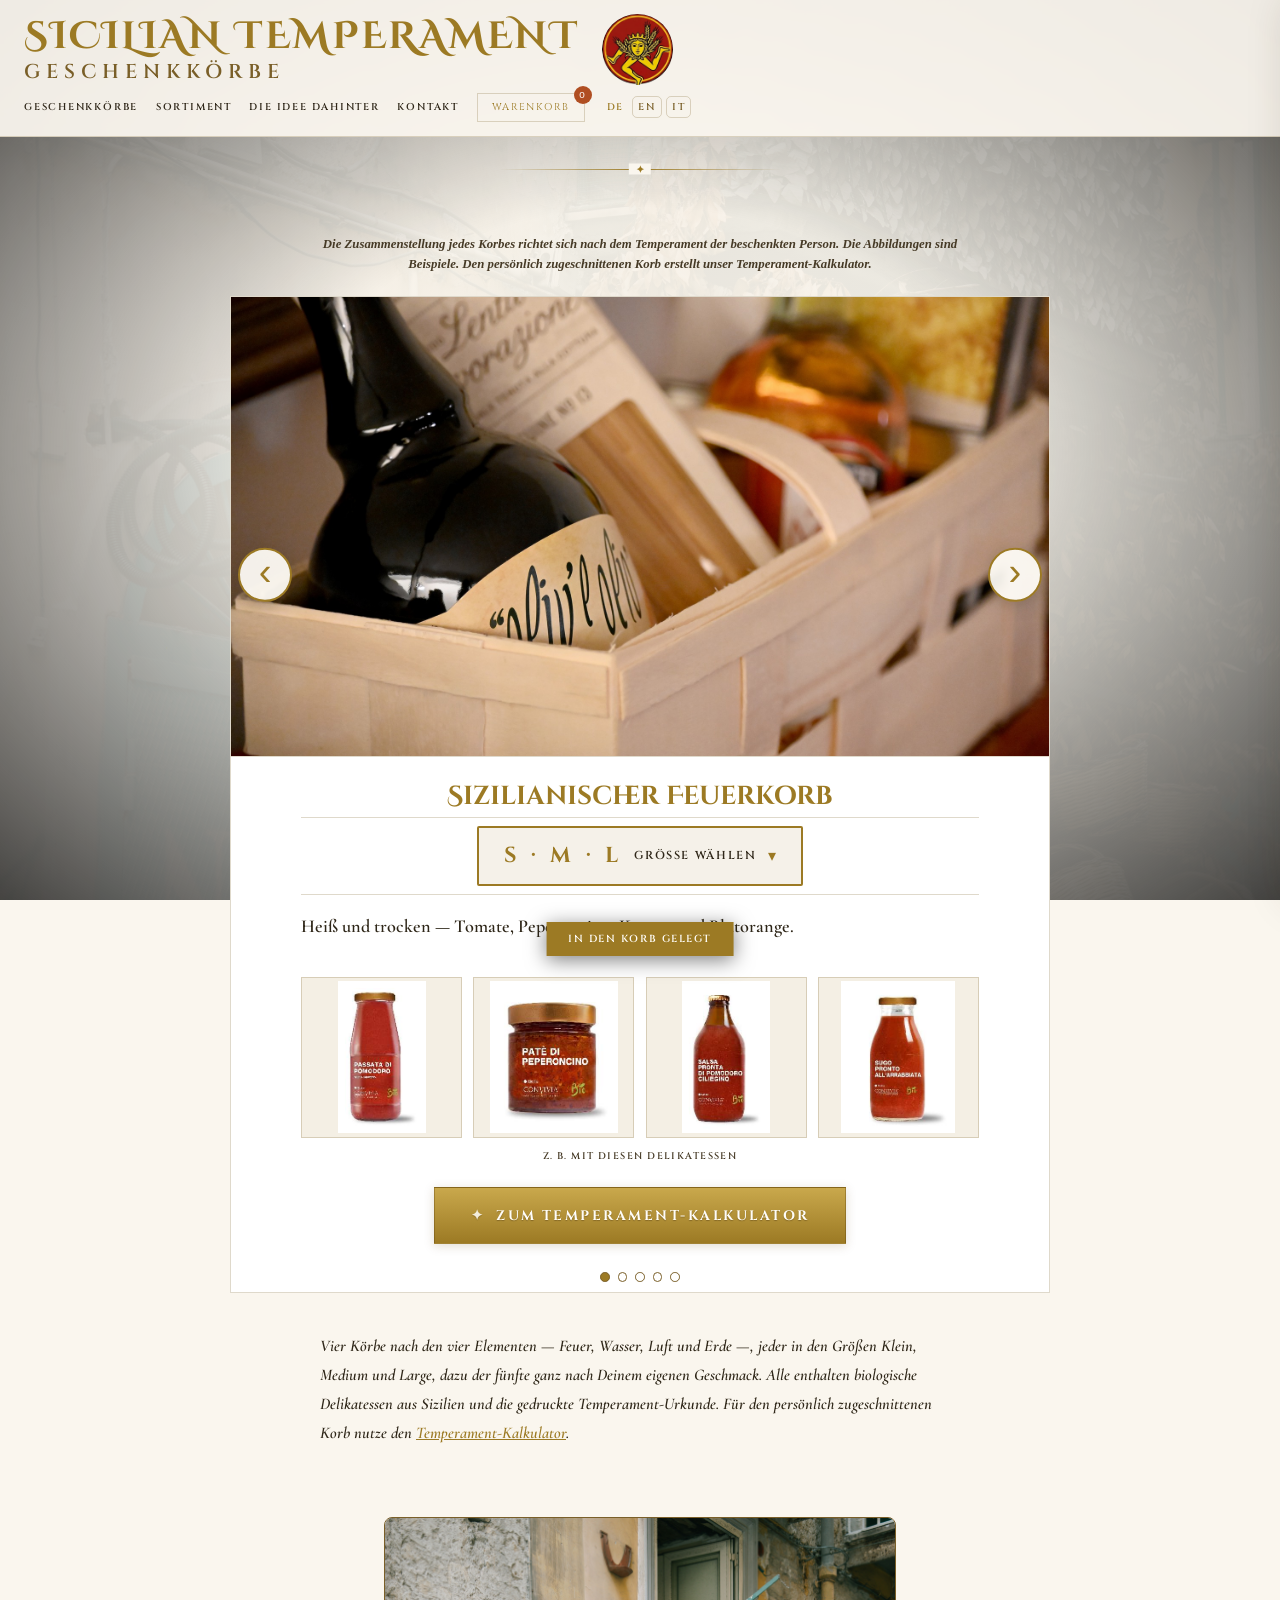
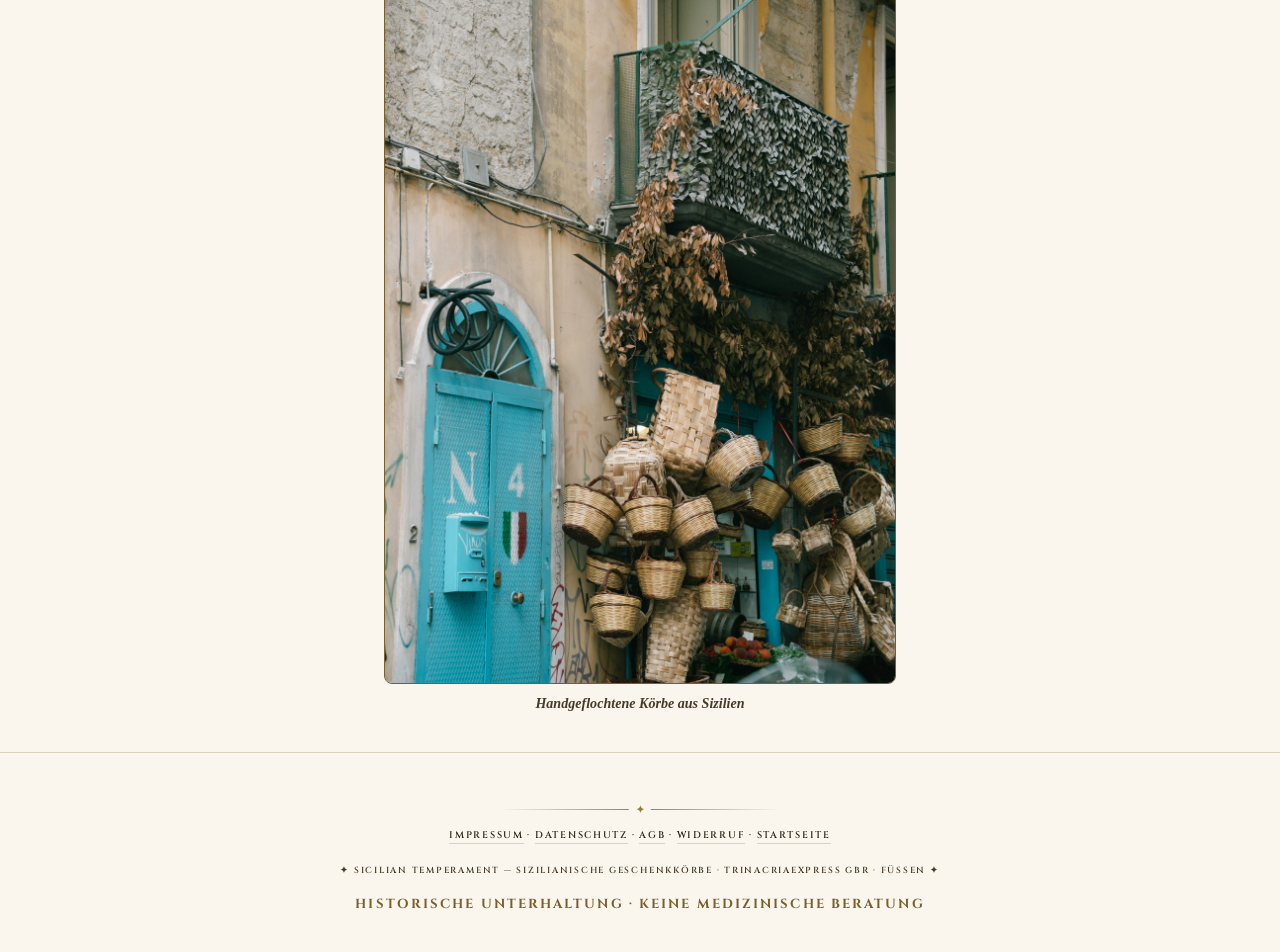
<file: 01_website/index.html>
<!DOCTYPE html>
<html lang="de">
<head>
<meta charset="UTF-8">
<meta name="viewport" content="width=device-width, initial-scale=1.0">
<title>SICILIAN TEMPERAMENT — Sizilianische Geschenkkörbe nach der Temperamentenlehre</title>
<meta name="description" content="Sizilianische Geschenkkörbe nach den vier Elementen — Feuerkorb, Wasserkorb, Luftkorb und Erdkorb mit biologischen Delikatessen aus Sizilien.">
<link rel="stylesheet" href="styles.css?v=35">
</head>
<body class="home">
<div class="wrap">

<nav>
  <a class="nav-logo" href="#top">SICILIAN TEMPERAMENT<span>Geschenkkörbe</span></a>
  <img class="marken-emblem" src="images/trinacria-emblem.png" alt="Trinacria — Wahrzeichen Siziliens" width="490" height="490">
  <div class="nav-links">
    <a href="index.html">Geschenkkörbe</a>
    <a href="sortiment.html">Sortiment</a>
    <a href="lehre.html">Die Idee dahinter</a>
    <a href="kontakt.html">Kontakt</a>
    <button class="cart-btn" onclick="toggleCart()">Warenkorb <span class="cart-count" id="cartCount">0</span></button>
    <span class="lang-switch">
      <span class="lang-cur">DE</span>
      <a href="https://siciliantemperament-org.translate.goog/?_x_tr_sl=de&amp;_x_tr_tl=en&amp;_x_tr_hl=de" rel="nofollow">EN</a>
      <a href="https://siciliantemperament-org.translate.goog/?_x_tr_sl=de&amp;_x_tr_tl=it&amp;_x_tr_hl=de" rel="nofollow">IT</a>
    </span>
  </div>
</nav>

<div class="hero hero-schmal" id="top">
  <div class="hdiv"></div>
</div>

<section id="baskets">
  <div style="max-width:660px;margin:0 auto 1.3rem;font-family:'IM Fell English',serif;font-style:italic;font-size:.8rem;color:var(--ink-faint);text-align:center;line-height:1.6;">
    Die Zusammenstellung jedes Korbes richtet sich nach dem Temperament der beschenkten
    Person. Die Abbildungen sind Beispiele. Den persönlich zugeschnittenen Korb
    erstellt unser Temperament-Kalkulator.
  </div>
  <div class="korb-slider swipe" data-autoplay="6000">
    <div class="opt-grid swipe-track">

    <div class="opt-card opt-clickable" onclick="location.href='sortiment.html'">
      <div class="opt-photo"><img src="images/korb-empedokles.jpg" alt="Sizilianischer Feuerkorb mit sizilianischen Delikatessen" loading="lazy"></div>
      <div class="opt-name">Sizilianischer Feuerkorb</div>
      <div class="opt-count gwahl" data-gwahl="kalkulator"></div>
      <div class="opt-own-text">Heiß und trocken — Tomate, Peperoncino, Kapern und Blutorange.</div>
      <div class="basket-photos">
        <img src="images/produkte/10.jpg" alt="Passata di Pomodoro" loading="lazy">
        <img src="images/produkte/15.jpg" alt="Chili-Paté" loading="lazy">
        <img src="images/produkte/01.jpg" alt="Kirschtomatensauce" loading="lazy">
        <img src="images/produkte/05.jpg" alt="Sugo all'Arrabbiata" loading="lazy">
      </div>
      <div class="basket-eg">z. B. mit diesen Delikatessen</div>
      <div class="opt-btns">
        <button class="opt-add opt-add-gross" onclick="event.stopPropagation();location.href='kalkulator.html'"><span class="opt-add-pfeil" aria-hidden="true">✦</span> Zum Temperament-Kalkulator</button>
      </div>
    </div>

    <div class="opt-card opt-clickable" onclick="location.href='sortiment.html'">
      <div class="opt-photo"><img src="images/korb-hippokrates.jpg" alt="Sizilianischer Wasserkorb mit sizilianischen Delikatessen" loading="lazy"></div>
      <div class="opt-name">Sizilianischer Wasserkorb</div>
      <div class="opt-count gwahl" data-gwahl="kalkulator"></div>
      <div class="opt-own-text">Kalt und feucht — Aubergine, Sugo alla Norma und milde Cremes.</div>
      <div class="basket-photos">
        <img src="images/produkte/14.jpg" alt="Auberginen-Paté" loading="lazy">
        <img src="images/produkte/08.jpg" alt="Sugo alla Norma" loading="lazy">
        <img src="images/produkte/23.jpg" alt="Haselnusscreme" loading="lazy">
        <img src="images/produkte/16.jpg" alt="Caponata Siciliana" loading="lazy">
      </div>
      <div class="basket-eg">z. B. mit diesen Delikatessen</div>
      <div class="opt-btns">
        <button class="opt-add opt-add-gross" onclick="event.stopPropagation();location.href='kalkulator.html'"><span class="opt-add-pfeil" aria-hidden="true">✦</span> Zum Temperament-Kalkulator</button>
      </div>
    </div>

    <div class="opt-card opt-clickable" onclick="location.href='sortiment.html'">
      <div class="opt-photo"><img src="images/korb-aristoteles.jpg" alt="Sizilianischer Luftkorb mit sizilianischen Delikatessen" loading="lazy"></div>
      <div class="opt-name">Sizilianischer Luftkorb</div>
      <div class="opt-count gwahl" data-gwahl="kalkulator"></div>
      <div class="opt-own-text">Heiß und feucht — Basilikum, Fenchel, Mandel, Pistazie und Feige.</div>
      <div class="basket-photos">
        <img src="images/produkte/13.jpg" alt="Basilikum-Pesto" loading="lazy">
        <img src="images/produkte/11.jpg" alt="Wildfenchel-Pesto" loading="lazy">
        <img src="images/produkte/20.jpg" alt="Weiße-Feigen-Konfitüre" loading="lazy">
        <img src="images/produkte/21.jpg" alt="Pistaziencreme" loading="lazy">
      </div>
      <div class="basket-eg">z. B. mit diesen Delikatessen</div>
      <div class="opt-btns">
        <button class="opt-add opt-add-gross" onclick="event.stopPropagation();location.href='kalkulator.html'"><span class="opt-add-pfeil" aria-hidden="true">✦</span> Zum Temperament-Kalkulator</button>
      </div>
    </div>

    <div class="opt-card opt-clickable" onclick="location.href='sortiment.html'">
      <div class="opt-photo"><img src="images/korb-galen.jpg" alt="Sizilianischer Erdkorb mit sizilianischen Delikatessen" loading="lazy"></div>
      <div class="opt-name">Sizilianischer Erdkorb</div>
      <div class="opt-count gwahl" data-gwahl="kalkulator"></div>
      <div class="opt-own-text">Kalt und trocken — Zitrone, Mandarine und dunkle Auberginenpaste.</div>
      <div class="basket-photos">
        <img src="images/produkte/18.jpg" alt="Zitronen-Marmelade" loading="lazy">
        <img src="images/produkte/19.jpg" alt="Mandarinen-Marmelade" loading="lazy">
        <img src="images/produkte/17.jpg" alt="Blutorangen-Marmelade" loading="lazy">
        <img src="images/produkte/14.jpg" alt="Auberginen-Paté" loading="lazy">
      </div>
      <div class="basket-eg">z. B. mit diesen Delikatessen</div>
      <div class="opt-btns">
        <button class="opt-add opt-add-gross" onclick="event.stopPropagation();location.href='kalkulator.html'"><span class="opt-add-pfeil" aria-hidden="true">✦</span> Zum Temperament-Kalkulator</button>
      </div>
    </div>

    <div class="opt-card opt-own">
      <div class="opt-photo"><img src="images/korb-eigener.jpg" alt="Weidenkorb mit frischem sizilianischem Gemüse" loading="lazy" onerror="this.closest('.opt-photo').classList.add('opt-own-ph');this.remove()"></div>
      <div class="opt-name">Dein persönlicher Korb</div>
      <div class="opt-count gwahl" data-gwahl="sortiment"></div>
      <div class="opt-own-text">Stell Dir Deinen Korb selbst aus allen Delikatessen des Sortiments zusammen.</div>
      <div class="opt-btns">
        <button class="opt-add" onclick="location.href='sortiment.html'">Jetzt persönlichen Korb zusammenstellen</button>
      </div>
    </div>

    </div>
    <button class="swipe-nav swipe-prev" type="button" aria-label="Vorheriger Korb">‹</button>
    <button class="swipe-nav swipe-next" type="button" aria-label="Nächster Korb">›</button>
    <div class="swipe-dots"></div>
  </div>

  <div class="hero-text" style="margin:2.4rem auto 0;">
    Vier Körbe nach den vier Elementen — Feuer, Wasser, Luft und Erde —, jeder in den
    Größen Klein, Medium und Large, dazu der fünfte ganz nach Deinem eigenen Geschmack.
    Alle enthalten biologische Delikatessen aus Sizilien und die gedruckte Temperament-Urkunde.
    Für den persönlich zugeschnittenen Korb nutze den
    <a href="kalkulator.html" style="color:var(--gold);">Temperament-Kalkulator</a>.
  </div>


</section>

<div class="geschenke-bild">
  <img src="images/geschenke-hero.jpg" alt="Sizilianischer Korbladen mit geflochtenen Körben" loading="lazy">
  <div class="geschenke-bild-cap">Handgeflochtene Körbe aus Sizilien</div>
</div>

<footer>
  <div class="hdiv"></div>
  <div class="footer-links">
    <a href="kontakt.html#rechtliches">Impressum</a> · <a href="kontakt.html#rechtliches">Datenschutz</a> · <a href="agb.html">AGB</a> · <a href="agb.html#widerruf">Widerruf</a> · <a href="index.html">Startseite</a>
  </div>
  <div class="colo" style="margin-top:1.2rem;">
    ✦ SICILIAN TEMPERAMENT — Sizilianische Geschenkkörbe · Trinacriaexpress GbR · Füssen ✦
  </div>
  <div class="footer-hinweis">Historische Unterhaltung · Keine medizinische Beratung</div>
</footer>

<div class="overlay" id="overlay" onclick="toggleCart()"></div>
<div class="cart-drawer" id="cartDrawer">
  <div class="cart-head"><h3>Warenkorb</h3><button class="cart-close" onclick="toggleCart()">×</button></div>
  <div class="cart-items" id="cartItems"></div>
  <div class="cart-foot">
    <div class="cart-ziel" id="cartZiel"></div>
    <button class="checkout-btn" onclick="checkout()">Zur Kasse</button>
    <div class="cart-note">Unser Webshop ist bald bereit — die Bestellfunktion ist noch im Aufbau.</div>
    </div>
</div>
<div class="toast" id="toast">In den Korb gelegt</div>

</div>
<script src="data.js?v=26"></script>
<script src="carousel.js?v=26"></script>
<script src="cart.js?v=26"></script>
<script src="nav.js?v=26"></script>
<script src="groessen.js?v=26"></script>
</body>
</html>
</file>
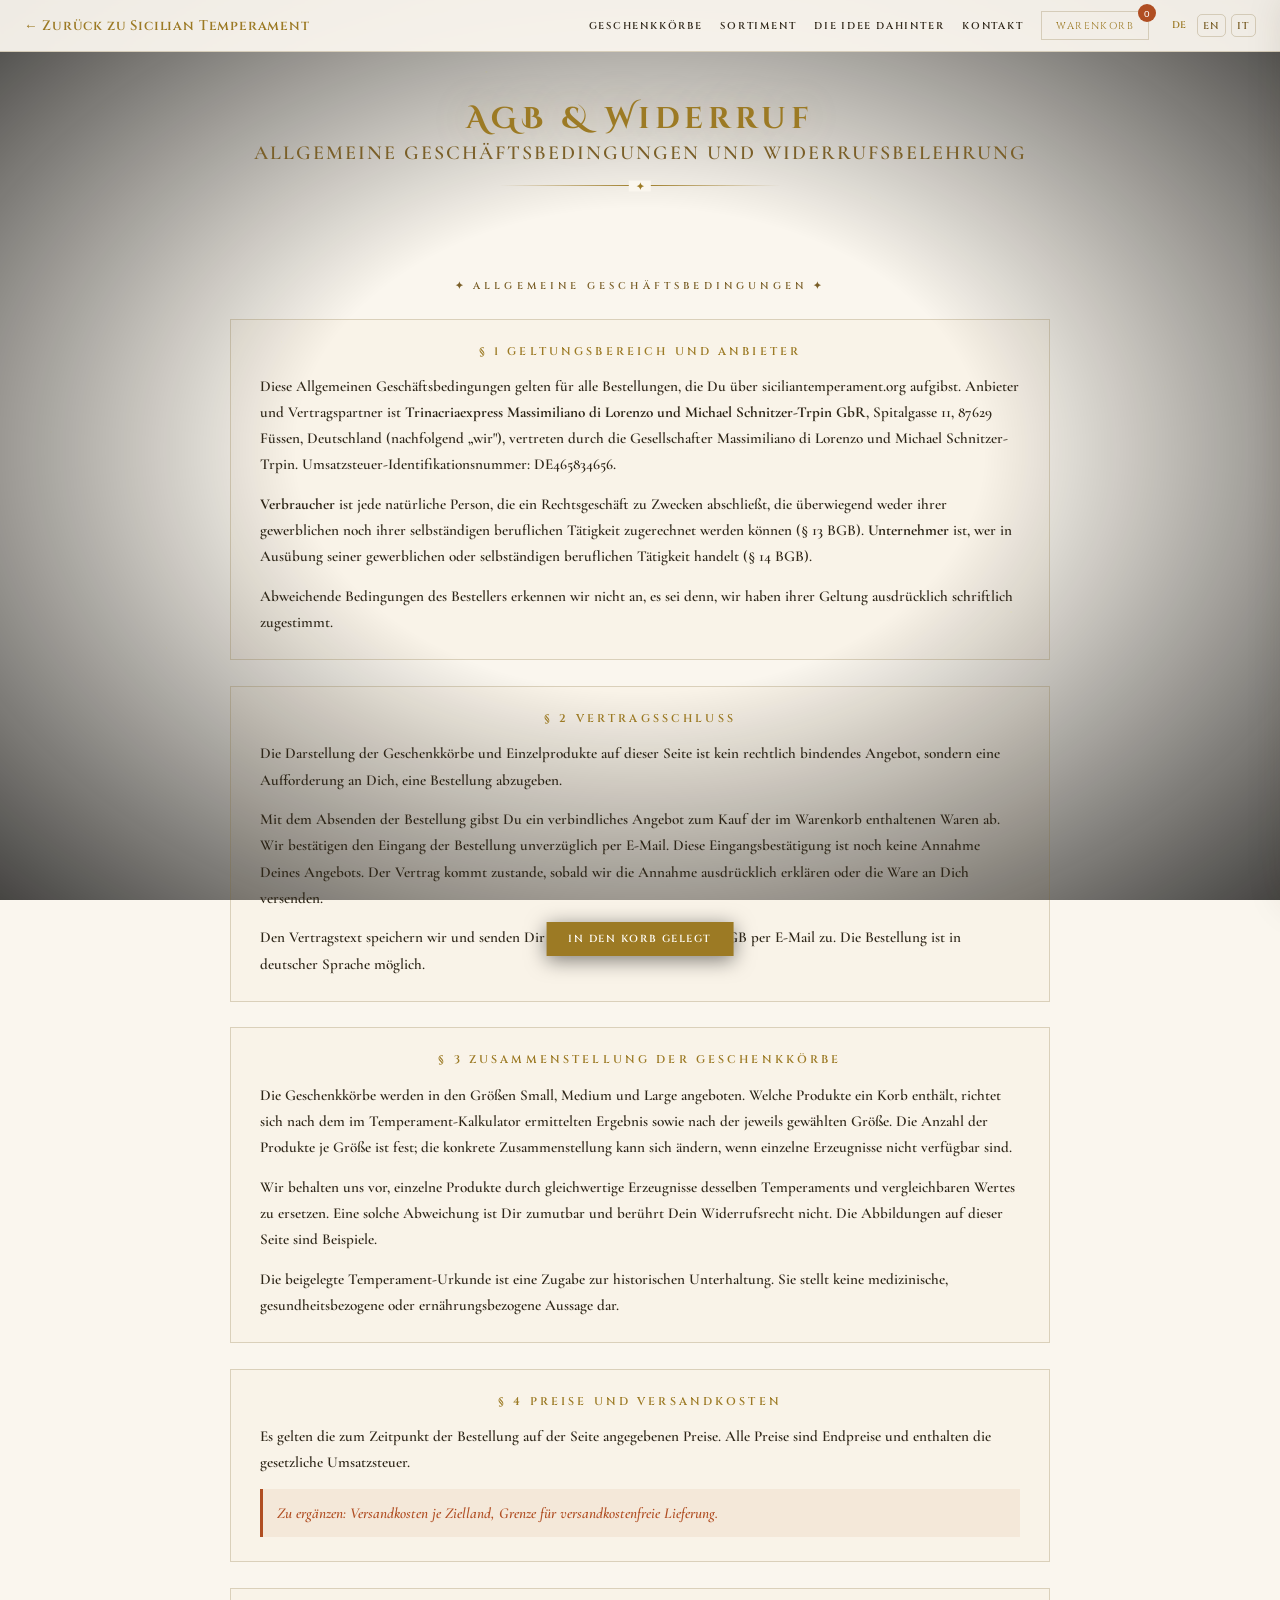
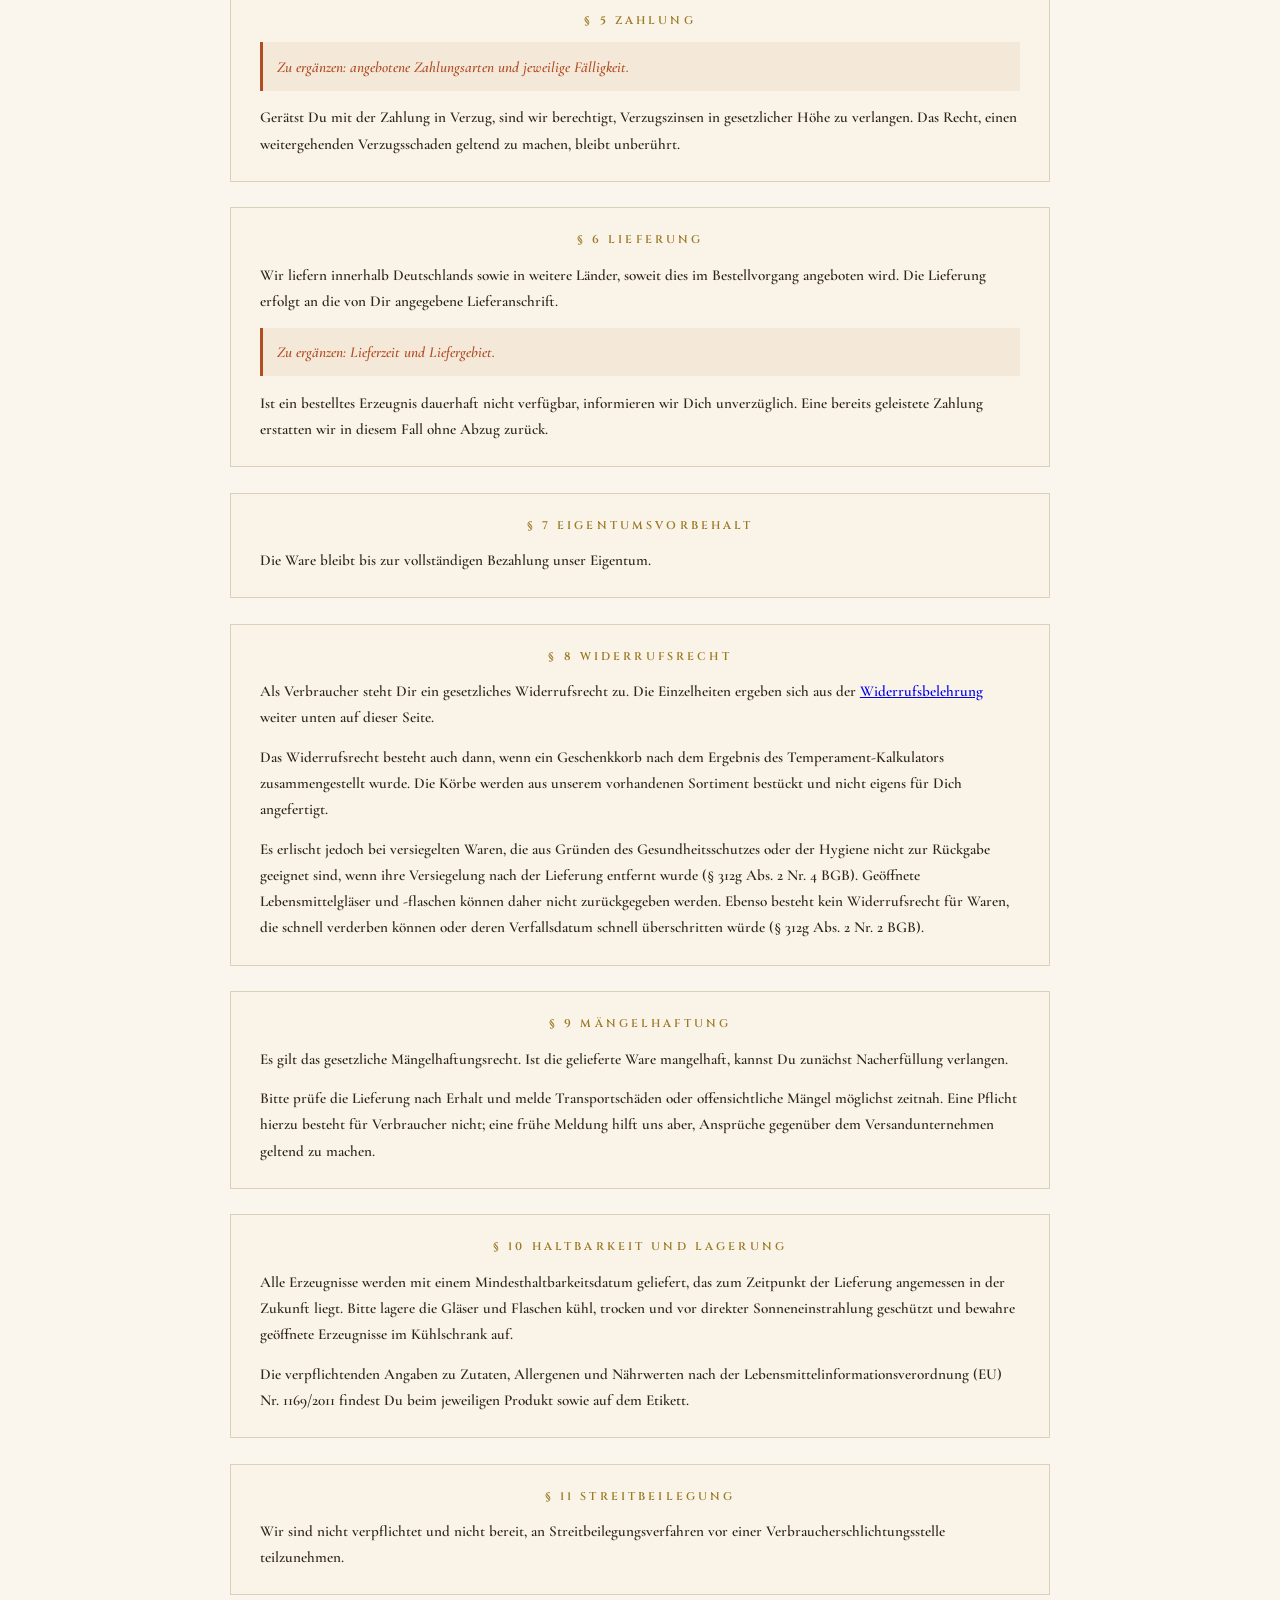
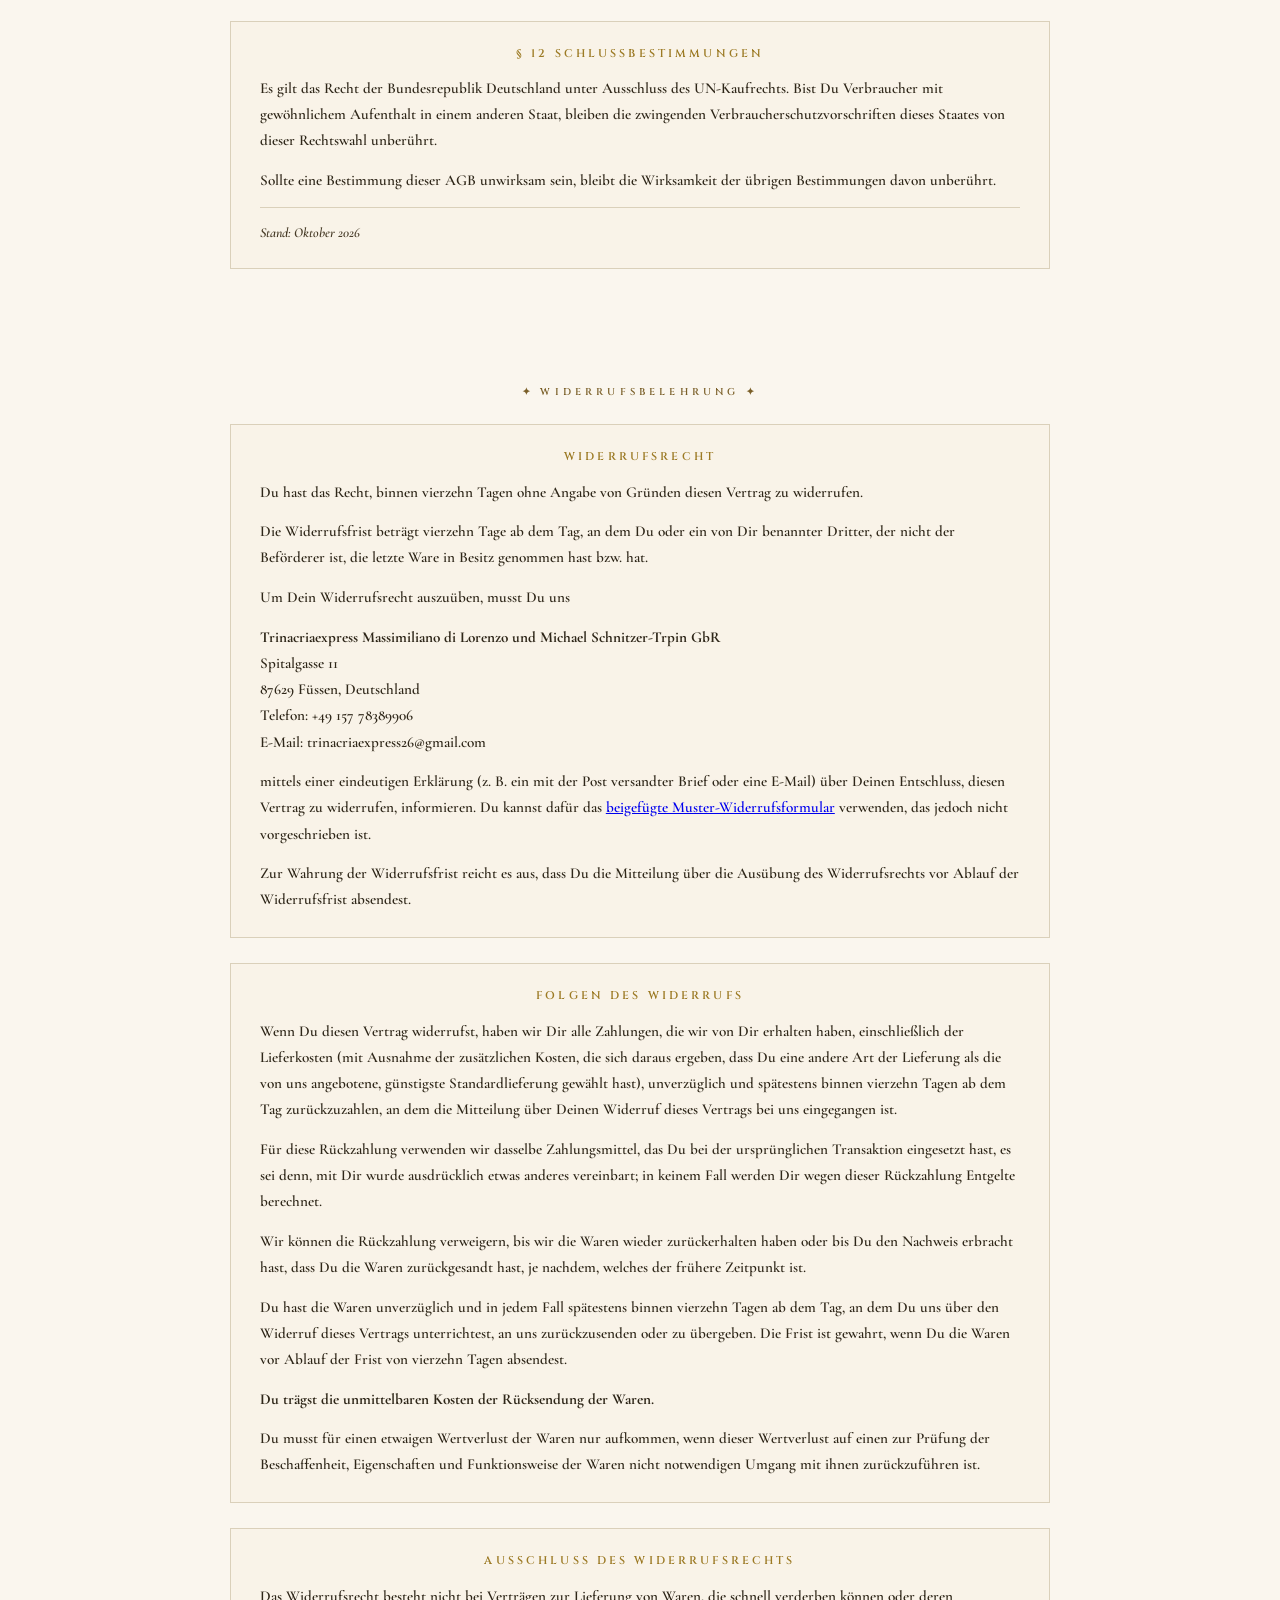
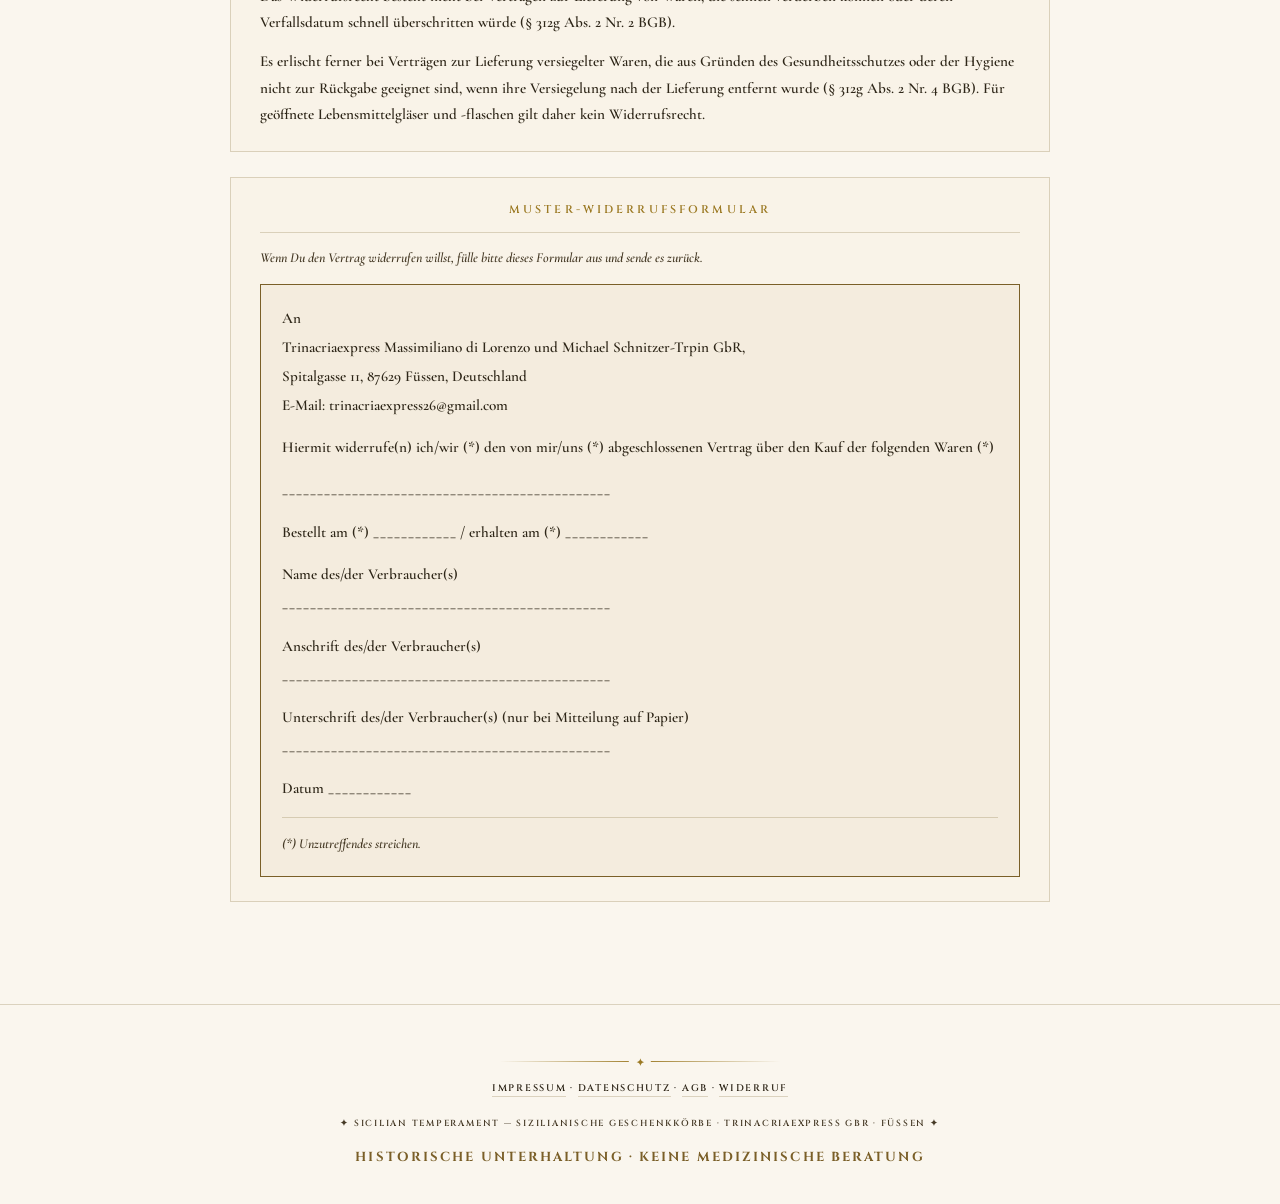
<file: 01_website/agb.html>
<!DOCTYPE html>
<html lang="de">
<head>
<meta charset="UTF-8">
<meta name="viewport" content="width=device-width, initial-scale=1.0">
<title>AGB &amp; Widerrufsbelehrung · Sicilian Temperament</title>
<meta name="description" content="Allgemeine Geschäftsbedingungen, Widerrufsbelehrung und Widerrufsformular von Sicilian Temperament — Trinacriaexpress GbR, Füssen.">
<link rel="stylesheet" href="styles.css?v=35">
</head>
<body>
<div class="wrap">

<nav>
  <a class="nav-logo nav-back" href="index.html">← Zurück zu Sicilian Temperament</a>
  <div class="nav-links">
    <a href="index.html">Geschenkkörbe</a>
    <a href="sortiment.html">Sortiment</a>
    <a href="lehre.html">Die Idee dahinter</a>
    <a href="kontakt.html">Kontakt</a>
    <button class="cart-btn" onclick="toggleCart()">Warenkorb <span class="cart-count" id="cartCount">0</span></button>
    <span class="lang-switch">
      <span class="lang-cur">DE</span>
      <a href="https://siciliantemperament-org.translate.goog/agb.html?_x_tr_sl=de&amp;_x_tr_tl=en&amp;_x_tr_hl=de" rel="nofollow">EN</a>
      <a href="https://siciliantemperament-org.translate.goog/agb.html?_x_tr_sl=de&amp;_x_tr_tl=it&amp;_x_tr_hl=de" rel="nofollow">IT</a>
    </span>
  </div>
</nav>

<div class="hero" id="top">
  <h1>AGB &amp; Widerruf</h1>
  <div class="hero-sub">Allgemeine Geschäftsbedingungen und Widerrufsbelehrung</div>
  <div class="hdiv"></div>
</div>

<section id="agb">
  <div class="sec-label">✦ Allgemeine Geschäftsbedingungen ✦</div>

  <div class="legal-box">
    <div class="legal-title">§ 1 Geltungsbereich und Anbieter</div>
    <div class="legal-text">
      <p>
        Diese Allgemeinen Geschäftsbedingungen gelten für alle Bestellungen, die Du über
        siciliantemperament.org aufgibst. Anbieter und Vertragspartner ist
        <strong>Trinacriaexpress Massimiliano di Lorenzo und Michael Schnitzer-Trpin GbR</strong>,
        Spitalgasse 11, 87629 Füssen, Deutschland (nachfolgend „wir"), vertreten durch die
        Gesellschafter Massimiliano di Lorenzo und Michael Schnitzer-Trpin.
        Umsatzsteuer-Identifikationsnummer: DE465834656.
      </p>
      <p>
        <strong>Verbraucher</strong> ist jede natürliche Person, die ein Rechtsgeschäft zu Zwecken
        abschließt, die überwiegend weder ihrer gewerblichen noch ihrer selbständigen beruflichen
        Tätigkeit zugerechnet werden können (§ 13 BGB). <strong>Unternehmer</strong> ist, wer in
        Ausübung seiner gewerblichen oder selbständigen beruflichen Tätigkeit handelt (§ 14 BGB).
      </p>
      <p>
        Abweichende Bedingungen des Bestellers erkennen wir nicht an, es sei denn, wir haben ihrer
        Geltung ausdrücklich schriftlich zugestimmt.
      </p>
    </div>
  </div>

  <div class="legal-box">
    <div class="legal-title">§ 2 Vertragsschluss</div>
    <div class="legal-text">
      <p>
        Die Darstellung der Geschenkkörbe und Einzelprodukte auf dieser Seite ist kein rechtlich
        bindendes Angebot, sondern eine Aufforderung an Dich, eine Bestellung abzugeben.
      </p>
      <p>
        Mit dem Absenden der Bestellung gibst Du ein verbindliches Angebot zum Kauf der im Warenkorb
        enthaltenen Waren ab. Wir bestätigen den Eingang der Bestellung unverzüglich per E-Mail.
        Diese Eingangsbestätigung ist noch keine Annahme Deines Angebots. Der Vertrag kommt zustande,
        sobald wir die Annahme ausdrücklich erklären oder die Ware an Dich versenden.
      </p>
      <p>
        Den Vertragstext speichern wir und senden Dir die Bestelldaten sowie diese AGB per E-Mail zu.
        Die Bestellung ist in deutscher Sprache möglich.
      </p>
    </div>
  </div>

  <div class="legal-box">
    <div class="legal-title">§ 3 Zusammenstellung der Geschenkkörbe</div>
    <div class="legal-text">
      <p>
        Die Geschenkkörbe werden in den Größen Small, Medium und Large angeboten. Welche Produkte
        ein Korb enthält, richtet sich nach dem im Temperament-Kalkulator ermittelten Ergebnis sowie
        nach der jeweils gewählten Größe. Die Anzahl der Produkte je Größe ist fest; die konkrete
        Zusammenstellung kann sich ändern, wenn einzelne Erzeugnisse nicht verfügbar sind.
      </p>
      <p>
        Wir behalten uns vor, einzelne Produkte durch gleichwertige Erzeugnisse desselben
        Temperaments und vergleichbaren Wertes zu ersetzen. Eine solche Abweichung ist Dir zumutbar
        und berührt Dein Widerrufsrecht nicht. Die Abbildungen auf dieser Seite sind Beispiele.
      </p>
      <p>
        Die beigelegte Temperament-Urkunde ist eine Zugabe zur historischen Unterhaltung. Sie stellt
        keine medizinische, gesundheitsbezogene oder ernährungsbezogene Aussage dar.
      </p>
    </div>
  </div>

  <div class="legal-box">
    <div class="legal-title">§ 4 Preise und Versandkosten</div>
    <div class="legal-text">
      <p>
        Es gelten die zum Zeitpunkt der Bestellung auf der Seite angegebenen Preise. Alle Preise sind
        Endpreise und enthalten die gesetzliche Umsatzsteuer.
      </p>
      <p class="legal-luecke">
        Zu ergänzen: Versandkosten je Zielland, Grenze für versandkostenfreie Lieferung.
      </p>
    </div>
  </div>

  <div class="legal-box">
    <div class="legal-title">§ 5 Zahlung</div>
    <div class="legal-text">
      <p class="legal-luecke">
        Zu ergänzen: angebotene Zahlungsarten und jeweilige Fälligkeit.
      </p>
      <p>
        Gerätst Du mit der Zahlung in Verzug, sind wir berechtigt, Verzugszinsen in gesetzlicher Höhe
        zu verlangen. Das Recht, einen weitergehenden Verzugsschaden geltend zu machen, bleibt unberührt.
      </p>
    </div>
  </div>

  <div class="legal-box">
    <div class="legal-title">§ 6 Lieferung</div>
    <div class="legal-text">
      <p>
        Wir liefern innerhalb Deutschlands sowie in weitere Länder, soweit dies im Bestellvorgang
        angeboten wird. Die Lieferung erfolgt an die von Dir angegebene Lieferanschrift.
      </p>
      <p class="legal-luecke">
        Zu ergänzen: Lieferzeit und Liefergebiet.
      </p>
      <p>
        Ist ein bestelltes Erzeugnis dauerhaft nicht verfügbar, informieren wir Dich unverzüglich.
        Eine bereits geleistete Zahlung erstatten wir in diesem Fall ohne Abzug zurück.
      </p>
    </div>
  </div>

  <div class="legal-box">
    <div class="legal-title">§ 7 Eigentumsvorbehalt</div>
    <div class="legal-text">
      <p>
        Die Ware bleibt bis zur vollständigen Bezahlung unser Eigentum.
      </p>
    </div>
  </div>

  <div class="legal-box">
    <div class="legal-title">§ 8 Widerrufsrecht</div>
    <div class="legal-text">
      <p>
        Als Verbraucher steht Dir ein gesetzliches Widerrufsrecht zu. Die Einzelheiten ergeben sich
        aus der <a href="#widerruf">Widerrufsbelehrung</a> weiter unten auf dieser Seite.
      </p>
      <p>
        Das Widerrufsrecht besteht auch dann, wenn ein Geschenkkorb nach dem Ergebnis des
        Temperament-Kalkulators zusammengestellt wurde. Die Körbe werden aus unserem vorhandenen
        Sortiment bestückt und nicht eigens für Dich angefertigt.
      </p>
      <p>
        Es erlischt jedoch bei versiegelten Waren, die aus Gründen des Gesundheitsschutzes oder der
        Hygiene nicht zur Rückgabe geeignet sind, wenn ihre Versiegelung nach der Lieferung entfernt
        wurde (§ 312g Abs. 2 Nr. 4 BGB). Geöffnete Lebensmittelgläser und ‑flaschen können daher
        nicht zurückgegeben werden. Ebenso besteht kein Widerrufsrecht für Waren, die schnell
        verderben können oder deren Verfallsdatum schnell überschritten würde
        (§ 312g Abs. 2 Nr. 2 BGB).
      </p>
    </div>
  </div>

  <div class="legal-box">
    <div class="legal-title">§ 9 Mängelhaftung</div>
    <div class="legal-text">
      <p>
        Es gilt das gesetzliche Mängelhaftungsrecht. Ist die gelieferte Ware mangelhaft, kannst Du
        zunächst Nacherfüllung verlangen.
      </p>
      <p>
        Bitte prüfe die Lieferung nach Erhalt und melde Transportschäden oder offensichtliche Mängel
        möglichst zeitnah. Eine Pflicht hierzu besteht für Verbraucher nicht; eine frühe Meldung hilft
        uns aber, Ansprüche gegenüber dem Versandunternehmen geltend zu machen.
      </p>
    </div>
  </div>

  <div class="legal-box">
    <div class="legal-title">§ 10 Haltbarkeit und Lagerung</div>
    <div class="legal-text">
      <p>
        Alle Erzeugnisse werden mit einem Mindesthaltbarkeitsdatum geliefert, das zum Zeitpunkt der
        Lieferung angemessen in der Zukunft liegt. Bitte lagere die Gläser und Flaschen kühl, trocken
        und vor direkter Sonneneinstrahlung geschützt und bewahre geöffnete Erzeugnisse im Kühlschrank auf.
      </p>
      <p>
        Die verpflichtenden Angaben zu Zutaten, Allergenen und Nährwerten nach der
        Lebensmittelinformationsverordnung (EU) Nr. 1169/2011 findest Du beim jeweiligen Produkt
        sowie auf dem Etikett.
      </p>
    </div>
  </div>

  <div class="legal-box">
    <div class="legal-title">§ 11 Streitbeilegung</div>
    <div class="legal-text">
      <p>
        Wir sind nicht verpflichtet und nicht bereit, an Streitbeilegungsverfahren vor einer
        Verbraucherschlichtungsstelle teilzunehmen.
      </p>
    </div>
  </div>

  <div class="legal-box">
    <div class="legal-title">§ 12 Schlussbestimmungen</div>
    <div class="legal-text">
      <p>
        Es gilt das Recht der Bundesrepublik Deutschland unter Ausschluss des UN-Kaufrechts. Bist Du
        Verbraucher mit gewöhnlichem Aufenthalt in einem anderen Staat, bleiben die zwingenden
        Verbraucherschutzvorschriften dieses Staates von dieser Rechtswahl unberührt.
      </p>
      <p>
        Sollte eine Bestimmung dieser AGB unwirksam sein, bleibt die Wirksamkeit der übrigen
        Bestimmungen davon unberührt.
      </p>
      <p class="legal-note">Stand: Oktober 2026</p>
    </div>
  </div>
</section>

<section id="widerruf">
  <div class="sec-label">✦ Widerrufsbelehrung ✦</div>

  <div class="legal-box">
    <div class="legal-title">Widerrufsrecht</div>
    <div class="legal-text">
      <p>
        Du hast das Recht, binnen vierzehn Tagen ohne Angabe von Gründen diesen Vertrag zu widerrufen.
      </p>
      <p>
        Die Widerrufsfrist beträgt vierzehn Tage ab dem Tag, an dem Du oder ein von Dir benannter
        Dritter, der nicht der Beförderer ist, die letzte Ware in Besitz genommen hast bzw. hat.
      </p>
      <p>
        Um Dein Widerrufsrecht auszuüben, musst Du uns
      </p>
      <p>
        <strong>Trinacriaexpress Massimiliano di Lorenzo und Michael Schnitzer-Trpin GbR</strong><br>
        Spitalgasse 11<br>
        87629 Füssen, Deutschland<br>
        Telefon: +49 157 78389906<br>
        E-Mail: trinacriaexpress26@gmail.com
      </p>
      <p>
        mittels einer eindeutigen Erklärung (z. B. ein mit der Post versandter Brief oder eine E-Mail)
        über Deinen Entschluss, diesen Vertrag zu widerrufen, informieren. Du kannst dafür das
        <a href="#widerrufsformular">beigefügte Muster-Widerrufsformular</a> verwenden, das jedoch
        nicht vorgeschrieben ist.
      </p>
      <p>
        Zur Wahrung der Widerrufsfrist reicht es aus, dass Du die Mitteilung über die Ausübung des
        Widerrufsrechts vor Ablauf der Widerrufsfrist absendest.
      </p>
    </div>
  </div>

  <div class="legal-box">
    <div class="legal-title">Folgen des Widerrufs</div>
    <div class="legal-text">
      <p>
        Wenn Du diesen Vertrag widerrufst, haben wir Dir alle Zahlungen, die wir von Dir erhalten
        haben, einschließlich der Lieferkosten (mit Ausnahme der zusätzlichen Kosten, die sich daraus
        ergeben, dass Du eine andere Art der Lieferung als die von uns angebotene, günstigste
        Standardlieferung gewählt hast), unverzüglich und spätestens binnen vierzehn Tagen ab dem Tag
        zurückzuzahlen, an dem die Mitteilung über Deinen Widerruf dieses Vertrags bei uns eingegangen
        ist.
      </p>
      <p>
        Für diese Rückzahlung verwenden wir dasselbe Zahlungsmittel, das Du bei der ursprünglichen
        Transaktion eingesetzt hast, es sei denn, mit Dir wurde ausdrücklich etwas anderes vereinbart;
        in keinem Fall werden Dir wegen dieser Rückzahlung Entgelte berechnet.
      </p>
      <p>
        Wir können die Rückzahlung verweigern, bis wir die Waren wieder zurückerhalten haben oder bis
        Du den Nachweis erbracht hast, dass Du die Waren zurückgesandt hast, je nachdem, welches der
        frühere Zeitpunkt ist.
      </p>
      <p>
        Du hast die Waren unverzüglich und in jedem Fall spätestens binnen vierzehn Tagen ab dem Tag,
        an dem Du uns über den Widerruf dieses Vertrags unterrichtest, an uns zurückzusenden oder zu
        übergeben. Die Frist ist gewahrt, wenn Du die Waren vor Ablauf der Frist von vierzehn Tagen
        absendest.
      </p>
      <p>
        <strong>Du trägst die unmittelbaren Kosten der Rücksendung der Waren.</strong>
      </p>
      <p>
        Du musst für einen etwaigen Wertverlust der Waren nur aufkommen, wenn dieser Wertverlust auf
        einen zur Prüfung der Beschaffenheit, Eigenschaften und Funktionsweise der Waren nicht
        notwendigen Umgang mit ihnen zurückzuführen ist.
      </p>
    </div>
  </div>

  <div class="legal-box">
    <div class="legal-title">Ausschluss des Widerrufsrechts</div>
    <div class="legal-text">
      <p>
        Das Widerrufsrecht besteht nicht bei Verträgen zur Lieferung von Waren, die schnell verderben
        können oder deren Verfallsdatum schnell überschritten würde (§ 312g Abs. 2 Nr. 2 BGB).
      </p>
      <p>
        Es erlischt ferner bei Verträgen zur Lieferung versiegelter Waren, die aus Gründen des
        Gesundheitsschutzes oder der Hygiene nicht zur Rückgabe geeignet sind, wenn ihre Versiegelung
        nach der Lieferung entfernt wurde (§ 312g Abs. 2 Nr. 4 BGB). Für geöffnete Lebensmittelgläser
        und ‑flaschen gilt daher kein Widerrufsrecht.
      </p>
    </div>
  </div>

  <div class="legal-box" id="widerrufsformular">
    <div class="legal-title">Muster-Widerrufsformular</div>
    <div class="legal-text">
      <p class="legal-note">
        Wenn Du den Vertrag widerrufen willst, fülle bitte dieses Formular aus und sende es zurück.
      </p>
      <div class="widerruf-formular">
        <p>
          An<br>
          Trinacriaexpress Massimiliano di Lorenzo und Michael Schnitzer-Trpin GbR,<br>
          Spitalgasse 11, 87629 Füssen, Deutschland<br>
          E-Mail: trinacriaexpress26@gmail.com
        </p>
        <p>
          Hiermit widerrufe(n) ich/wir (*) den von mir/uns (*) abgeschlossenen Vertrag über den Kauf
          der folgenden Waren (*)
        </p>
        <p>
          _______________________________________________
        </p>
        <p>
          Bestellt am (*) ____________ / erhalten am (*) ____________
        </p>
        <p>
          Name des/der Verbraucher(s)<br>
          _______________________________________________
        </p>
        <p>
          Anschrift des/der Verbraucher(s)<br>
          _______________________________________________
        </p>
        <p>
          Unterschrift des/der Verbraucher(s) (nur bei Mitteilung auf Papier)<br>
          _______________________________________________
        </p>
        <p>
          Datum ____________
        </p>
        <p class="legal-note">(*) Unzutreffendes streichen.</p>
      </div>
    </div>
  </div>
</section>

<footer>
  <div class="hdiv"></div>
  <div class="footer-links">
    <a href="kontakt.html#rechtliches">Impressum</a> · <a href="kontakt.html#rechtliches">Datenschutz</a> · <a href="agb.html">AGB</a> · <a href="agb.html#widerruf">Widerruf</a>
  </div>
  <div class="colo" style="margin-top:1.2rem;">
    ✦ SICILIAN TEMPERAMENT — Sizilianische Geschenkkörbe · Trinacriaexpress GbR · Füssen ✦
  </div>
  <div class="footer-hinweis">Historische Unterhaltung · Keine medizinische Beratung</div>
</footer>

<div class="overlay" id="overlay" onclick="toggleCart()"></div>
<div class="cart-drawer" id="cartDrawer">
  <div class="cart-head"><h3>Warenkorb</h3><button class="cart-close" onclick="toggleCart()">×</button></div>
  <div class="cart-items" id="cartItems"></div>
  <div class="cart-foot">
    <div class="cart-ziel" id="cartZiel"></div>
    <button class="checkout-btn" onclick="checkout()">Zur Kasse</button>
    <div class="cart-note">Unser Webshop ist bald bereit — die Bestellfunktion ist noch im Aufbau.</div>
  </div>
</div>
<div class="toast" id="toast">In den Korb gelegt</div>

</div>
<script src="data.js?v=26"></script>
<script src="cart.js?v=26"></script>
<script src="nav.js?v=26"></script>
</body>
</html>
</file>
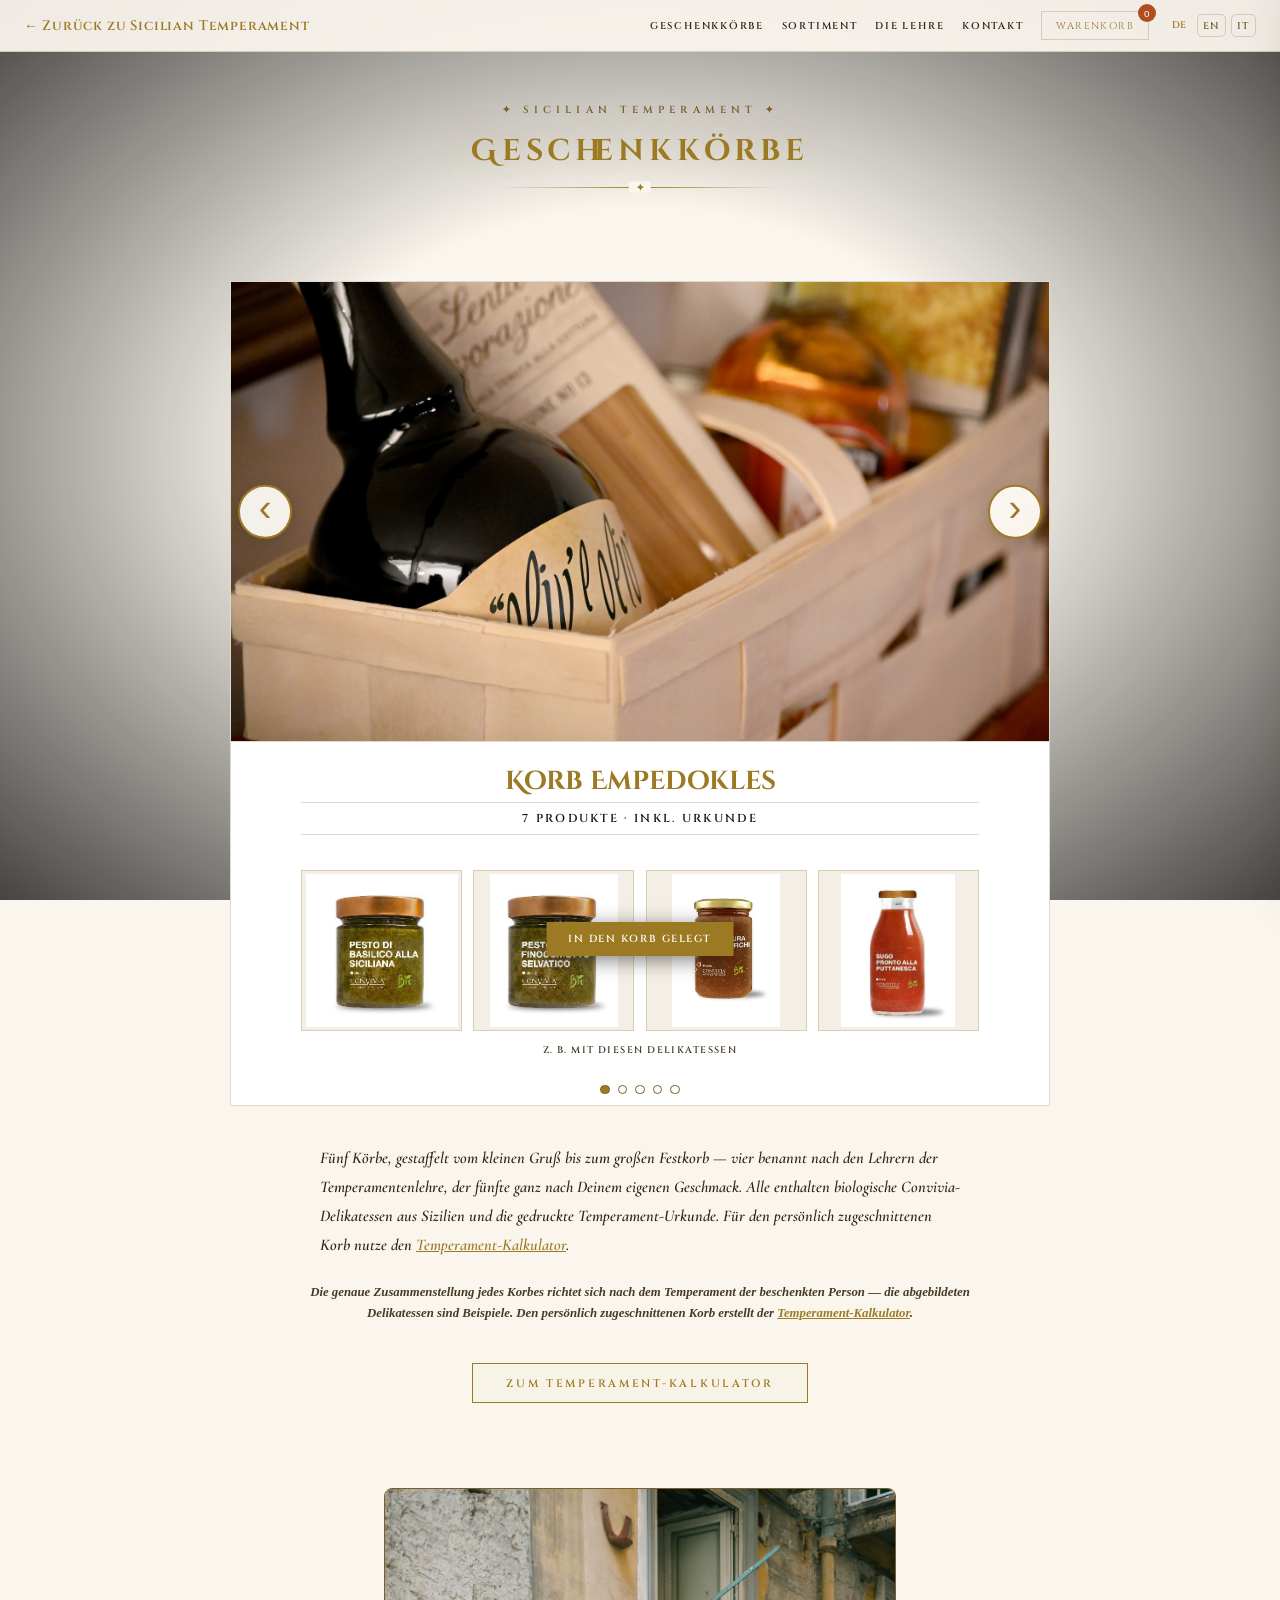
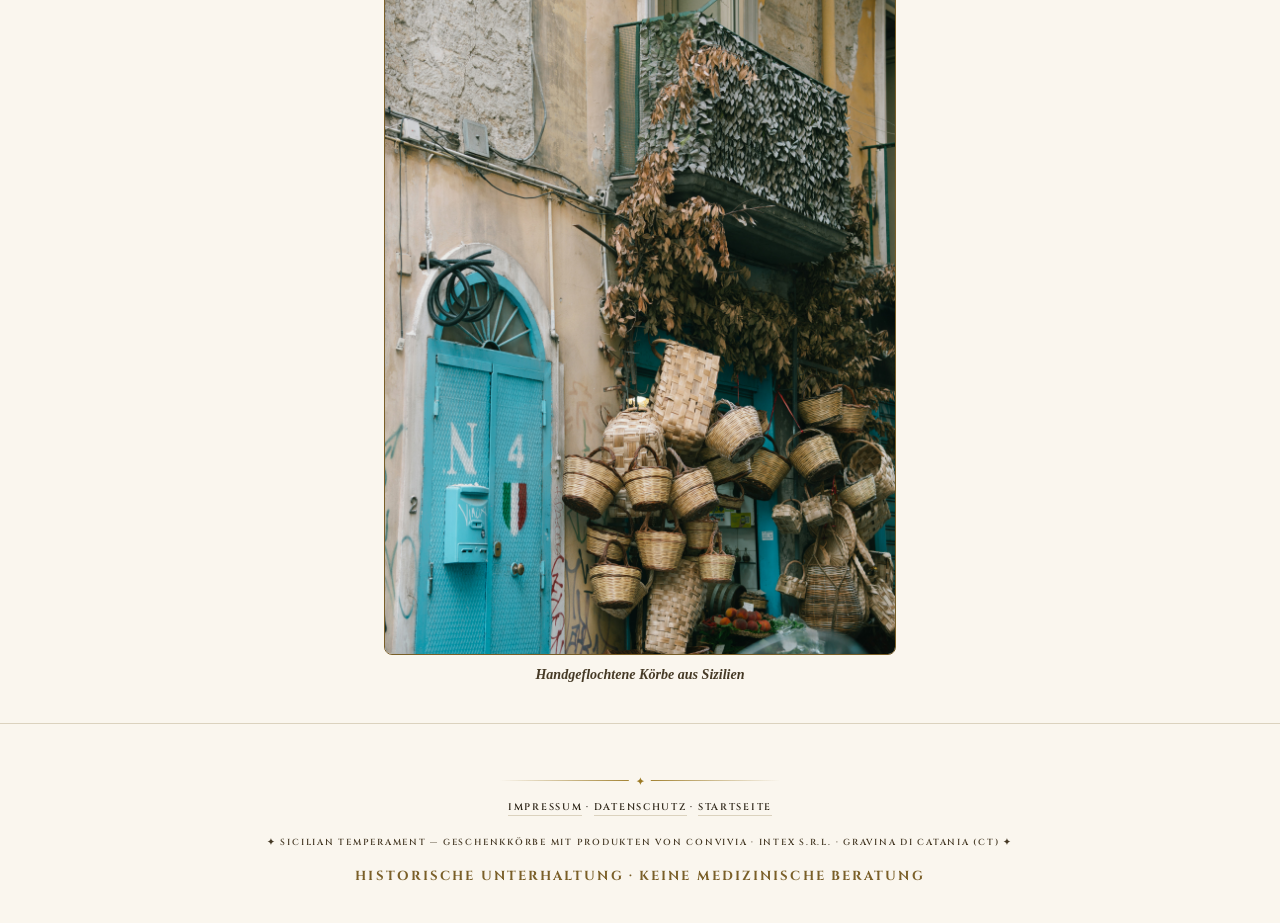
<file: 01_website/geschenke.html>
<!DOCTYPE html>
<html lang="de">
<head>
<meta charset="UTF-8">
<meta name="viewport" content="width=device-width, initial-scale=1.0">
<title>Geschenkkörbe — Drei fertige Körbe · Sicilian Temperament</title>
<meta name="description" content="Drei fertige sizilianische Geschenkkörbe in der Tradition von Empedokles, Hippokrates und Ptolemäus — mit biologischen Convivia-Delikatessen.">
<link rel="stylesheet" href="styles.css">
</head>
<body>
<div class="wrap">

<nav>
  <a class="nav-logo nav-back" href="index.html">← Zurück zu Sicilian Temperament</a>
  <div class="nav-links">
    <a href="geschenke.html">Geschenkkörbe</a>
    <a href="sortiment.html">Sortiment</a>
    <a href="lehre.html">Die Lehre</a>
    <a href="kontakt.html">Kontakt</a>
    <button class="cart-btn" onclick="toggleCart()">Warenkorb <span class="cart-count" id="cartCount">0</span></button>
    <span class="lang-switch">
      <span class="lang-cur">DE</span>
      <a href="https://siciliantemperament-org.translate.goog/geschenke.html?_x_tr_sl=de&amp;_x_tr_tl=en&amp;_x_tr_hl=de" rel="nofollow">EN</a>
      <a href="https://siciliantemperament-org.translate.goog/geschenke.html?_x_tr_sl=de&amp;_x_tr_tl=it&amp;_x_tr_hl=de" rel="nofollow">IT</a>
    </span>
  </div>
</nav>

<div class="hero" id="top">
  <div class="hero-orna">✦ Sicilian Temperament ✦</div>
  <h1>Geschenkkörbe</h1>
  <div class="hdiv"></div>
</div>

<section id="baskets">
  <div class="korb-slider swipe">
    <div class="opt-grid swipe-track">

    <div class="opt-card opt-clickable" onclick="location.href='sortiment.html'">
      <div class="opt-photo"><img src="images/korb-empedokles.jpg" alt="Geschenkkorb mit sizilianischen Delikatessen" loading="lazy"></div>
      <div class="opt-name">Korb Empedokles</div>
      <div class="opt-count">7 Produkte · inkl. Urkunde</div>
      <div class="basket-photos">
        <img src="images/produkte/13.jpg" alt="Basilikum-Pesto" loading="lazy">
        <img src="images/produkte/11.jpg" alt="Wildfenchel-Pesto" loading="lazy">
        <img src="images/produkte/20.jpg" alt="Weiße-Feigen-Konfitüre" loading="lazy">
        <img src="images/produkte/06.jpg" alt="Sugo alla Puttanesca" loading="lazy">
      </div>
      <div class="basket-eg">z. B. mit diesen Delikatessen</div>
    </div>

    <div class="opt-card opt-clickable" onclick="location.href='sortiment.html'">
      <div class="opt-photo"><img src="images/korb-hippokrates.jpg" alt="Geflochtene Körbe vor einem sizilianischen Korbladen" loading="lazy"></div>
      <div class="opt-name">Korb Hippokrates</div>
      <div class="opt-count">9 Produkte · inkl. Urkunde</div>
      <div class="basket-photos">
        <img src="images/produkte/02.jpg" alt="Kirschtomatensauce mit Paprika" loading="lazy">
        <img src="images/produkte/08.jpg" alt="Sugo alla Norma" loading="lazy">
        <img src="images/produkte/15.jpg" alt="Chili-Paté" loading="lazy">
        <img src="images/produkte/17.jpg" alt="Blutorangen-Marmelade" loading="lazy">
      </div>
      <div class="basket-eg">z. B. mit diesen Delikatessen</div>
    </div>

    <div class="opt-card opt-clickable" onclick="location.href='sortiment.html'">
      <div class="opt-photo"><img src="images/korb-aristoteles.jpg" alt="Geschenkkorb mit Delikatessen und Blumen" loading="lazy"></div>
      <div class="opt-name">Korb Galen</div>
      <div class="opt-count">11 Produkte · inkl. Urkunde</div>
      <div class="basket-photos">
        <img src="images/produkte/03.jpg" alt="Datterino-Tomatensauce" loading="lazy">
        <img src="images/produkte/09.jpg" alt="Sugo alla Mediterranea" loading="lazy">
        <img src="images/produkte/14.jpg" alt="Auberginen-Paté" loading="lazy">
        <img src="images/produkte/19.jpg" alt="Mandarinen-Marmelade" loading="lazy">
      </div>
      <div class="basket-eg">z. B. mit diesen Delikatessen</div>
    </div>

    <div class="opt-card opt-clickable" onclick="location.href='sortiment.html'">
      <div class="opt-photo"><img src="images/korb-galen.jpg" alt="Rustikaler Geschenkkorb mit Gläsern" loading="lazy"></div>
      <div class="opt-name">Korb Ptolemäus</div>
      <div class="opt-count">14 Produkte · inkl. Urkunde</div>
      <div class="basket-photos">
        <img src="images/produkte/10.jpg" alt="Passata di Pomodoro" loading="lazy">
        <img src="images/produkte/21.jpg" alt="Pistaziencreme" loading="lazy">
        <img src="images/produkte/22.jpg" alt="Mandelcreme" loading="lazy">
        <img src="images/produkte/23.jpg" alt="Haselnusscreme" loading="lazy">
      </div>
      <div class="basket-eg">z. B. mit diesen Delikatessen</div>
    </div>

    <div class="opt-card opt-own">
      <div class="opt-photo"><img src="images/korb-eigener.jpg" alt="Weidenkorb mit frischem sizilianischem Gemüse" loading="lazy" onerror="this.closest('.opt-photo').classList.add('opt-own-ph');this.remove()"></div>
      <div class="opt-name">Dein persönlicher Korb</div>
      <div class="opt-count">So viele Produkte, wie Du möchtest</div>
      <div class="opt-own-text">Stell Dir Deinen Korb selbst aus allen Convivia-Delikatessen zusammen.</div>
      <div class="opt-btns">
        <button class="opt-add" onclick="location.href='sortiment.html'">Jetzt persönlichen Korb zusammenstellen</button>
      </div>
    </div>

    </div>
    <button class="swipe-nav swipe-prev" type="button" aria-label="Vorheriger Korb">‹</button>
    <button class="swipe-nav swipe-next" type="button" aria-label="Nächster Korb">›</button>
    <div class="swipe-dots"></div>
  </div>

  <div class="hero-text" style="margin:2.4rem auto 0;">
    Fünf Körbe, gestaffelt vom kleinen Gruß bis zum großen Festkorb — vier benannt
    nach den Lehrern der Temperamentenlehre, der fünfte ganz nach Deinem eigenen Geschmack.
    Alle enthalten biologische
    Convivia-Delikatessen aus Sizilien und die gedruckte Temperament-Urkunde.
    Für den persönlich zugeschnittenen Korb nutze den
    <a href="index.html#kalkulator" style="color:var(--gold);">Temperament-Kalkulator</a>.
  </div>

  <div style="max-width:660px;margin:1.4rem auto 0;font-family:'IM Fell English',serif;font-style:italic;font-size:.8rem;color:var(--ink-faint);text-align:center;line-height:1.6;">
    Die genaue Zusammenstellung jedes Korbes richtet sich nach dem Temperament der beschenkten
    Person — die abgebildeten Delikatessen sind Beispiele. Den persönlich zugeschnittenen Korb
    erstellt der <a href="index.html#kalkulator" style="color:var(--gold);">Temperament-Kalkulator</a>.
  </div>

  <div style="text-align:center;margin:2.5rem 0 1rem;">
    <a class="cta" href="index.html#kalkulator">Zum Temperament-Kalkulator</a>
  </div>
</section>

<div class="geschenke-bild">
  <img src="images/geschenke-hero.jpg" alt="Sizilianischer Korbladen mit geflochtenen Körben" loading="lazy">
  <div class="geschenke-bild-cap">Handgeflochtene Körbe aus Sizilien</div>
</div>

<footer>
  <div class="hdiv"></div>
  <div class="footer-links">
    <a href="index.html#rechtliches">Impressum</a> · <a href="index.html#rechtliches">Datenschutz</a> · <a href="index.html">Startseite</a>
  </div>
  <div class="colo" style="margin-top:1.2rem;">
    ✦ SICILIAN TEMPERAMENT — Geschenkkörbe mit Produkten von Convivia · INTEX s.r.l. · Gravina di Catania (CT) ✦
  </div>
  <div class="footer-hinweis">Historische Unterhaltung · Keine medizinische Beratung</div>
</footer>

<div class="overlay" id="overlay" onclick="toggleCart()"></div>
<div class="cart-drawer" id="cartDrawer">
  <div class="cart-head"><h3>Warenkorb</h3><button class="cart-close" onclick="toggleCart()">×</button></div>
  <div class="cart-items" id="cartItems"></div>
  <div class="cart-foot">
    <button class="checkout-btn" onclick="checkout()">Zur Kasse</button>
    <div class="cart-note">Unser Webshop ist bald bereit — die Bestellfunktion ist noch im Aufbau.</div>
    </div>
</div>
<div class="toast" id="toast">In den Korb gelegt</div>

</div>
<script src="data.js"></script>
<script src="carousel.js"></script>
<script src="cart.js"></script>
<script src="nav.js"></script>
</body>
</html>
</file>
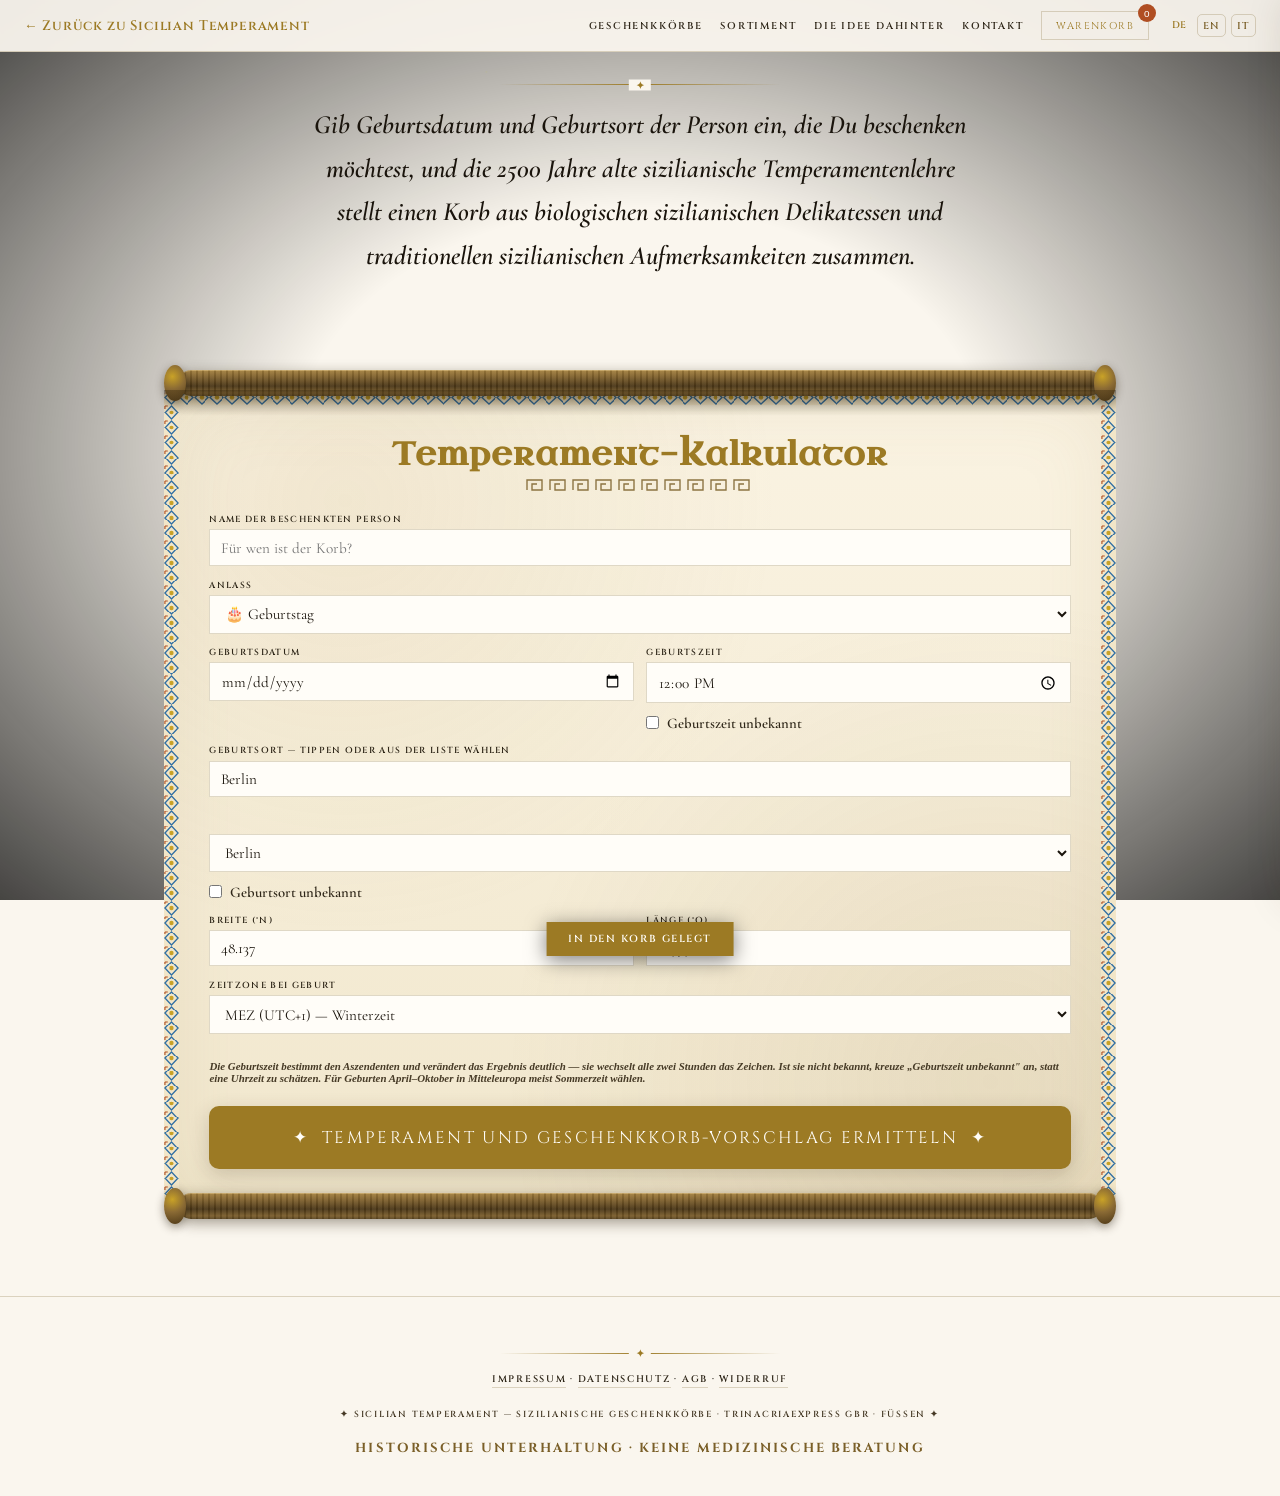
<file: 01_website/kalkulator.html>
<!DOCTYPE html>
<html lang="de">
<head>
<meta charset="UTF-8">
<meta name="viewport" content="width=device-width, initial-scale=1.0">
<title>Temperament-Kalkulator · Sicilian Temperament</title>
<link rel="stylesheet" href="styles.css?v=35">
</head>
<body>
<div class="wrap">

<nav>
  <a class="nav-logo nav-back" href="index.html">← Zurück zu Sicilian Temperament</a>
  <div class="nav-links">
    <a href="index.html">Geschenkkörbe</a>
    <a href="sortiment.html">Sortiment</a>
    <a href="lehre.html">Die Idee dahinter</a>
    <a href="kontakt.html">Kontakt</a>
    <button class="cart-btn" onclick="toggleCart()">Warenkorb <span class="cart-count" id="cartCount">0</span></button>
    <span class="lang-switch">
      <span class="lang-cur">DE</span>
      <a href="https://siciliantemperament-org.translate.goog/kalkulator.html?_x_tr_sl=de&amp;_x_tr_tl=en&amp;_x_tr_hl=de" rel="nofollow">EN</a>
      <a href="https://siciliantemperament-org.translate.goog/kalkulator.html?_x_tr_sl=de&amp;_x_tr_tl=it&amp;_x_tr_hl=de" rel="nofollow">IT</a>
    </span>
  </div>
</nav>

<div class="hero hero-schmal" id="top">
  <div class="hdiv"></div>
</div>

<!-- ===== BESCHREIBUNG ===== -->
<div class="hero-text hero-text-gross" style="text-align:center;padding:0 1.5rem 1.4rem;">
  Gib Geburtsdatum und Geburtsort der Person ein,
  die Du beschenken möchtest, und die 2500 Jahre alte sizilianische Temperamentenlehre
  stellt einen Korb aus biologischen sizilianischen Delikatessen und traditionellen
  sizilianischen Aufmerksamkeiten zusammen.
</div>

<!-- ===== KALKULATOR ===== -->
<section id="kalkulator">
  <div class="calc-layout">
    <!-- Der Kalkulator liegt auf einer Papyrusrolle, die sich beim
         Heranscrollen entrollt (siehe .papyrus in styles.css). -->
    <div class="papyrus" id="papyrus">
      <div class="papyrus-rod papyrus-rod-top" aria-hidden="true"></div>
      <div class="papyrus-sheet"><div class="papyrus-sheet-inner">
    <div class="calc-box">
      <div class="calc-title" style="font-size:2rem;line-height:1.1;">Temperament-Kalkulator</div>
      <svg class="meander" width="230" height="14" viewBox="0 0 230 14" aria-hidden="true">
        <defs><pattern id="mea" width="23" height="14" patternUnits="userSpaceOnUse">
          <path d="M2 12 V2 H17 V12 H7 V6 H12" fill="none" stroke="var(--gold-dim)" stroke-width="1.4"/>
        </pattern></defs>
        <rect width="230" height="14" fill="url(#mea)"/>
      </svg>
      <div class="form-grid">
        <div class="fgroup full"><label>Name der beschenkten Person</label><input type="text" id="bname" placeholder="Für wen ist der Korb?"></div>
        <div class="fgroup full"><label>Anlass</label>
          <select id="boccasion">
            <option value="Zum Geburtstag">🎂 Geburtstag</option>
            <option value="Zur Hochzeit">💍 Hochzeit</option>
            <option value="Als kleine Aufmerksamkeit">🌿 Aufmerksamkeit</option>
            <option value="Als Dankeschön">🏺 Dankeschön</option>
            <option value="Ohne Anlass — einfach so">✦ Einfach so</option>
          </select>
        </div>
        <div class="fgroup"><label>Geburtsdatum</label><input type="date" id="bdate"></div>
        <div class="fgroup"><label>Geburtszeit</label><input type="time" id="btime" value="12:00">
          <label class="zeit-unbekannt"><input type="checkbox" id="bzeitUnbekannt" onchange="zeitUmschalten()"> Geburtszeit unbekannt</label>
        </div>
        <div class="fgroup full"><label>Geburtsort — tippen oder aus der Liste wählen</label>
          <input type="text" id="bplaceSuche" list="orteListe" autocomplete="off"
                 placeholder="Ort eingeben, z. B. Regensburg" oninput="ortGetippt()">
          <datalist id="orteListe"></datalist>
          <div class="ort-hinweis" id="ortHinweis"></div>
          <select id="bplace" onchange="placeChanged()">
            <optgroup label="Deutschland — 100 größte Städte">
              <option value="52.520,13.405">Berlin</option>
              <option value="53.551,9.993">Hamburg</option>
              <option value="48.137,11.575">München</option>
              <option value="50.938,6.960">Köln</option>
              <option value="50.110,8.682">Frankfurt am Main</option>
              <option value="48.775,9.183">Stuttgart</option>
              <option value="51.228,6.773">Düsseldorf</option>
              <option value="51.340,12.375">Leipzig</option>
              <option value="51.514,7.466">Dortmund</option>
              <option value="51.456,7.012">Essen</option>
              <option value="53.079,8.802">Bremen</option>
              <option value="51.051,13.738">Dresden</option>
              <option value="52.376,9.732">Hannover</option>
              <option value="49.452,11.077">Nürnberg</option>
              <option value="51.435,6.763">Duisburg</option>
              <option value="51.482,7.216">Bochum</option>
              <option value="51.256,7.150">Wuppertal</option>
              <option value="52.030,8.532">Bielefeld</option>
              <option value="50.735,7.100">Bonn</option>
              <option value="51.960,7.626">Münster</option>
              <option value="49.487,8.466">Mannheim</option>
              <option value="49.007,8.404">Karlsruhe</option>
              <option value="48.371,10.898">Augsburg</option>
              <option value="50.083,8.240">Wiesbaden</option>
              <option value="51.180,6.442">Mönchengladbach</option>
              <option value="51.517,7.086">Gelsenkirchen</option>
              <option value="50.776,6.084">Aachen</option>
              <option value="52.269,10.521">Braunschweig</option>
              <option value="50.828,12.921">Chemnitz</option>
              <option value="54.323,10.135">Kiel</option>
              <option value="51.483,11.970">Halle (Saale)</option>
              <option value="52.121,11.628">Magdeburg</option>
              <option value="47.999,7.842">Freiburg im Breisgau</option>
              <option value="51.334,6.564">Krefeld</option>
              <option value="49.993,8.247">Mainz</option>
              <option value="53.866,10.685">Lübeck</option>
              <option value="50.984,11.030">Erfurt</option>
              <option value="51.470,6.851">Oberhausen</option>
              <option value="54.092,12.099">Rostock</option>
              <option value="51.312,9.480">Kassel</option>
              <option value="51.360,7.472">Hagen</option>
              <option value="52.400,13.058">Potsdam</option>
              <option value="49.240,6.997">Saarbrücken</option>
              <option value="51.680,7.821">Hamm</option>
              <option value="49.481,8.446">Ludwigshafen am Rhein</option>
              <option value="51.426,6.883">Mülheim an der Ruhr</option>
              <option value="53.144,8.214">Oldenburg</option>
              <option value="52.279,8.047">Osnabrück</option>
              <option value="51.033,6.985">Leverkusen</option>
              <option value="49.399,8.672">Heidelberg</option>
              <option value="51.171,7.085">Solingen</option>
              <option value="49.872,8.651">Darmstadt</option>
              <option value="51.538,7.220">Herne</option>
              <option value="51.198,6.687">Neuss</option>
              <option value="49.013,12.101">Regensburg</option>
              <option value="51.719,8.754">Paderborn</option>
              <option value="48.766,11.425">Ingolstadt</option>
              <option value="50.096,8.776">Offenbach am Main</option>
              <option value="49.478,10.990">Fürth</option>
              <option value="49.792,9.953">Würzburg</option>
              <option value="49.143,9.211">Heilbronn</option>
              <option value="48.401,9.987">Ulm</option>
              <option value="48.891,8.699">Pforzheim</option>
              <option value="52.423,10.787">Wolfsburg</option>
              <option value="51.542,9.916">Göttingen</option>
              <option value="51.524,6.923">Bottrop</option>
              <option value="48.492,9.211">Reutlingen</option>
              <option value="50.356,7.594">Koblenz</option>
              <option value="53.540,8.580">Bremerhaven</option>
              <option value="51.614,7.198">Recklinghausen</option>
              <option value="50.992,7.133">Bergisch Gladbach</option>
              <option value="49.598,11.004">Erlangen</option>
              <option value="50.927,11.589">Jena</option>
              <option value="49.750,6.637">Trier</option>
              <option value="52.155,10.333">Salzgitter</option>
              <option value="50.875,8.024">Siegen</option>
              <option value="51.452,6.626">Moers</option>
              <option value="51.756,14.334">Cottbus</option>
              <option value="52.154,9.958">Hildesheim</option>
              <option value="51.906,8.379">Gütersloh</option>
              <option value="49.444,7.769">Kaiserslautern</option>
              <option value="53.629,11.412">Schwerin</option>
              <option value="51.443,7.335">Witten</option>
              <option value="50.881,12.082">Gera</option>
              <option value="51.374,7.700">Iserlohn</option>
              <option value="48.897,9.192">Ludwigsburg</option>
              <option value="50.133,8.916">Hanau</option>
              <option value="48.740,9.310">Esslingen am Neckar</option>
              <option value="50.718,12.496">Zwickau</option>
              <option value="50.803,6.483">Düren</option>
              <option value="51.297,6.849">Ratingen</option>
              <option value="51.616,7.529">Lünen</option>
              <option value="51.657,7.090">Marl</option>
              <option value="51.335,7.043">Velbert</option>
              <option value="52.289,8.915">Minden</option>
              <option value="49.632,8.367">Worms</option>
              <option value="47.663,9.175">Konstanz</option>
              <option value="53.529,8.113">Wilhelmshaven</option>
              <option value="54.075,9.982">Neumünster</option>
              <option value="53.707,9.981">Norderstedt</option>
            </optgroup>
            <optgroup label="Österreich">
              <option value="48.208,16.373">Wien</option>
              <option value="47.070,15.439">Graz</option>
              <option value="48.306,14.286">Linz</option>
              <option value="47.800,13.045">Salzburg</option>
              <option value="47.269,11.404">Innsbruck</option>
              <option value="46.625,14.305">Klagenfurt</option>
              <option value="46.611,13.855">Villach</option>
              <option value="48.157,14.029">Wels</option>
              <option value="48.205,15.625">Sankt Pölten</option>
              <option value="47.407,9.742">Dornbirn</option>
              <option value="47.483,10.717">Reutte</option>
              <option value="47.816,16.243">Wiener Neustadt</option>
              <option value="48.043,14.421">Steyr</option>
              <option value="47.238,9.600">Feldkirch</option>
              <option value="47.503,9.747">Bregenz</option>
              <option value="48.271,14.253">Leonding</option>
              <option value="48.305,16.325">Klosterneuburg</option>
              <option value="48.007,16.233">Baden bei Wien</option>
              <option value="46.841,14.844">Wolfsberg</option>
              <option value="47.377,15.094">Leoben</option>
              <option value="48.410,15.614">Krems an der Donau</option>
              <option value="48.223,14.238">Traun</option>
              <option value="48.122,14.872">Amstetten</option>
              <option value="47.427,9.660">Lustenau</option>
              <option value="47.444,15.293">Kapfenberg</option>
              <option value="48.086,16.283">Mödling</option>
              <option value="47.683,13.096">Hallein</option>
              <option value="47.583,12.167">Kufstein</option>
              <option value="48.014,16.293">Traiskirchen</option>
              <option value="48.140,16.475">Schwechat</option>
              <option value="48.256,13.035">Braunau am Inn</option>
              <option value="48.385,16.213">Stockerau</option>
              <option value="47.427,12.848">Saalfelden</option>
              <option value="48.209,14.290">Ansfelden</option>
              <option value="48.331,16.058">Tulln an der Donau</option>
              <option value="47.365,9.688">Hohenems</option>
              <option value="46.795,13.499">Spittal an der Drau</option>
              <option value="47.307,11.070">Telfs</option>
              <option value="47.717,16.037">Ternitz</option>
              <option value="48.118,16.276">Perchtoldsdorf</option>
              <option value="46.723,14.096">Feldkirchen in Kärnten</option>
              <option value="47.155,9.822">Bludenz</option>
              <option value="47.711,13.622">Bad Ischl</option>
              <option value="47.846,16.523">Eisenstadt</option>
              <option value="47.348,11.708">Schwaz</option>
              <option value="47.281,11.507">Hall in Tirol</option>
              <option value="47.918,13.799">Gmunden</option>
              <option value="47.487,12.065">Wörgl</option>
              <option value="48.605,15.168">Zwettl</option>
              <option value="47.720,16.083">Neunkirchen</option>
              <option value="48.562,16.083">Hollabrunn</option>
              <option value="48.345,16.333">Korneuburg</option>
              <option value="47.271,9.643">Rankweil</option>
              <option value="47.335,9.637">Götzis</option>
              <option value="47.350,13.202">Sankt Johann im Pongau</option>
              <option value="47.323,12.798">Zell am See</option>
              <option value="47.171,14.663">Judenburg</option>
              <option value="47.214,14.824">Knittelfeld</option>
              <option value="47.410,15.279">Bruck an der Mur</option>
              <option value="46.815,15.222">Deutschlandsberg</option>
              <option value="47.218,15.625">Weiz</option>
            </optgroup>
            <optgroup label="Schweiz">
              <option value="47.376,8.541">Zürich</option>
              <option value="46.204,6.143">Genf</option>
              <option value="47.560,7.588">Basel</option>
              <option value="46.948,7.447">Bern</option>
              <option value="46.520,6.633">Lausanne</option>
              <option value="47.500,8.724">Winterthur</option>
              <option value="47.050,8.306">Luzern</option>
              <option value="47.424,9.377">St. Gallen</option>
              <option value="46.004,8.951">Lugano</option>
              <option value="47.140,7.247">Biel/Bienne</option>
              <option value="46.758,7.628">Thun</option>
              <option value="46.924,7.415">Köniz</option>
              <option value="47.100,6.826">La Chaux-de-Fonds</option>
              <option value="46.806,7.161">Freiburg (Fribourg)</option>
              <option value="47.697,8.635">Schaffhausen</option>
              <option value="46.849,9.532">Chur</option>
              <option value="46.217,6.085">Vernier</option>
              <option value="46.990,6.931">Neuenburg (Neuchâtel)</option>
              <option value="47.347,8.721">Uster</option>
              <option value="46.233,7.360">Sitten (Sion)</option>
              <option value="47.079,8.277">Emmen</option>
              <option value="46.191,6.116">Lancy</option>
              <option value="46.778,6.641">Yverdon-les-Bains</option>
              <option value="47.172,8.517">Zug</option>
              <option value="47.033,8.279">Kriens</option>
              <option value="47.226,8.822">Rapperswil-Jona</option>
              <option value="47.397,8.618">Dübendorf</option>
              <option value="47.402,8.400">Dietikon</option>
              <option value="46.433,6.911">Montreux</option>
              <option value="47.557,8.899">Frauenfeld</option>
              <option value="47.326,8.798">Wetzikon</option>
              <option value="47.196,8.529">Baar</option>
              <option value="47.468,8.318">Wettingen</option>
              <option value="46.619,7.057">Bulle</option>
              <option value="47.651,9.175">Kreuzlingen</option>
              <option value="47.581,7.652">Riehen</option>
              <option value="46.181,6.139">Carouge</option>
              <option value="47.462,9.045">Wil</option>
              <option value="47.392,8.045">Aarau</option>
              <option value="47.552,7.535">Allschwil</option>
              <option value="46.539,6.588">Renens</option>
              <option value="47.476,8.306">Baden</option>
              <option value="46.383,6.240">Nyon</option>
              <option value="46.463,6.843">Vevey</option>
              <option value="47.452,8.585">Kloten</option>
              <option value="46.195,9.024">Bellinzona</option>
              <option value="47.260,8.598">Horgen</option>
              <option value="46.184,6.103">Onex</option>
              <option value="47.230,8.674">Wädenswil</option>
              <option value="47.521,8.539">Bülach</option>
              <option value="47.390,8.691">Volketswil</option>
              <option value="47.352,7.904">Olten</option>
              <option value="47.396,8.447">Schlieren</option>
              <option value="46.171,8.799">Locarno</option>
              <option value="47.208,7.538">Solothurn</option>
              <option value="47.386,9.279">Herisau</option>
              <option value="47.192,7.396">Grenchen</option>
              <option value="47.059,7.629">Burgdorf</option>
              <option value="46.103,7.073">Martigny</option>
              <option value="47.128,8.745">Einsiedeln</option>
            </optgroup>
            <optgroup label="Italien — inkl. Sizilien">
              <option value="41.902,12.496">Rom</option>
              <option value="45.464,9.190">Mailand</option>
              <option value="40.852,14.268">Neapel</option>
              <option value="45.070,7.687">Turin</option>
              <option value="38.116,13.361">Palermo, Sizilien</option>
              <option value="44.407,8.934">Genua</option>
              <option value="44.494,11.343">Bologna</option>
              <option value="43.769,11.256">Florenz</option>
              <option value="41.118,16.872">Bari</option>
              <option value="37.507,15.083">Catania, Sizilien</option>
              <option value="45.440,12.316">Venedig</option>
              <option value="45.438,10.993">Verona</option>
              <option value="38.193,15.554">Messina, Sizilien</option>
              <option value="45.407,11.877">Padua</option>
              <option value="46.067,11.121">Trient</option>
              <option value="40.478,17.240">Taranto</option>
              <option value="45.541,10.211">Brescia</option>
              <option value="38.111,15.661">Reggio Calabria</option>
              <option value="44.647,10.925">Modena</option>
              <option value="37.311,13.577">Agrigent (Akragas), Sizilien</option>
              <option value="43.880,11.097">Prato</option>
              <option value="44.802,10.329">Parma</option>
              <option value="39.224,9.122">Cagliari</option>
              <option value="43.548,10.311">Livorno</option>
              <option value="43.111,12.389">Perugia</option>
              <option value="41.462,15.545">Foggia</option>
              <option value="44.418,12.203">Ravenna</option>
              <option value="44.059,12.566">Rimini</option>
              <option value="40.682,14.768">Salerno</option>
              <option value="44.836,11.619">Ferrara</option>
              <option value="40.727,8.560">Sassari</option>
              <option value="41.468,12.903">Latina</option>
              <option value="40.928,14.196">Giugliano in Campania</option>
              <option value="45.584,9.274">Monza</option>
              <option value="37.075,15.287">Syrakus (Siracusa), Sizilien</option>
              <option value="42.464,14.214">Pescara</option>
              <option value="45.698,9.677">Bergamo</option>
              <option value="44.222,12.041">Forlì</option>
              <option value="38.017,12.537">Trapani, Sizilien</option>
              <option value="45.546,11.536">Vicenza</option>
              <option value="42.563,12.643">Terni</option>
              <option value="46.498,11.355">Bozen (Bolzano)</option>
              <option value="45.447,8.622">Novara</option>
              <option value="45.052,9.693">Piacenza</option>
              <option value="43.616,13.519">Ancona</option>
              <option value="41.231,16.291">Andria</option>
              <option value="43.463,11.880">Arezzo</option>
              <option value="46.063,13.235">Udine</option>
              <option value="44.137,12.243">Cesena</option>
              <option value="40.352,18.174">Lecce</option>
              <option value="43.910,12.913">Pesaro</option>
              <option value="41.319,16.284">Barletta</option>
              <option value="44.913,8.615">Alessandria</option>
              <option value="44.108,9.828">La Spezia</option>
              <option value="43.716,10.397">Pisa</option>
              <option value="43.933,10.918">Pistoia</option>
              <option value="38.905,16.594">Catanzaro</option>
              <option value="42.000,12.723">Guidonia Montecelio</option>
              <option value="43.844,10.503">Lucca</option>
              <option value="40.638,17.946">Brindisi</option>
              <option value="40.789,14.368">Torre del Greco</option>
              <option value="45.667,12.243">Treviso</option>
              <option value="45.612,8.849">Busto Arsizio</option>
              <option value="45.808,9.086">Como</option>
              <option value="37.799,12.436">Marsala, Sizilien</option>
              <option value="42.760,11.113">Grosseto</option>
              <option value="45.534,9.226">Sesto San Giovanni</option>
              <option value="40.844,14.093">Pozzuoli</option>
              <option value="45.821,8.826">Varese</option>
              <option value="41.771,12.234">Fiumicino</option>
            </optgroup>
            <optgroup label="Frankreich">
              <option value="48.857,2.352">Paris</option>
              <option value="43.296,5.370">Marseille</option>
              <option value="45.764,4.836">Lyon</option>
              <option value="43.605,1.444">Toulouse</option>
              <option value="43.710,7.262">Nizza</option>
              <option value="47.218,-1.554">Nantes</option>
              <option value="48.574,7.752">Straßburg</option>
              <option value="43.611,3.877">Montpellier</option>
              <option value="44.838,-0.579">Bordeaux</option>
              <option value="50.629,3.058">Lille</option>
              <option value="48.117,-1.677">Rennes</option>
              <option value="49.258,4.032">Reims</option>
              <option value="49.494,0.108">Le Havre</option>
              <option value="45.434,4.390">Saint-Étienne</option>
              <option value="43.124,5.928">Toulon</option>
            </optgroup>
            <optgroup label="Spanien">
              <option value="40.417,-3.703">Madrid</option>
              <option value="41.385,2.173">Barcelona</option>
              <option value="39.470,-0.376">Valencia</option>
              <option value="37.389,-5.984">Sevilla</option>
              <option value="41.649,-0.889">Zaragoza</option>
              <option value="36.721,-4.421">Málaga</option>
              <option value="37.987,-1.130">Murcia</option>
              <option value="39.570,2.650">Palma de Mallorca</option>
              <option value="28.124,-15.436">Las Palmas</option>
              <option value="43.263,-2.935">Bilbao</option>
              <option value="38.345,-0.481">Alicante</option>
              <option value="37.892,-4.780">Córdoba</option>
              <option value="41.652,-4.725">Valladolid</option>
              <option value="42.232,-8.723">Vigo</option>
              <option value="43.535,-5.661">Gijón</option>
            </optgroup>
            <optgroup label="Vereinigtes Königreich">
              <option value="51.507,-0.128">London</option>
              <option value="52.486,-1.890">Birmingham</option>
              <option value="53.481,-2.242">Manchester</option>
              <option value="55.861,-4.251">Glasgow</option>
              <option value="53.408,-2.992">Liverpool</option>
              <option value="53.801,-1.549">Leeds</option>
              <option value="53.381,-1.470">Sheffield</option>
              <option value="55.953,-3.189">Edinburgh</option>
              <option value="51.454,-2.588">Bristol</option>
              <option value="51.481,-3.179">Cardiff</option>
              <option value="54.597,-5.930">Belfast</option>
              <option value="52.637,-1.135">Leicester</option>
              <option value="52.406,-1.508">Coventry</option>
              <option value="54.978,-1.618">Newcastle</option>
              <option value="52.954,-1.150">Nottingham</option>
            </optgroup>
            <optgroup label="Niederlande">
              <option value="52.370,4.895">Amsterdam</option>
              <option value="51.924,4.478">Rotterdam</option>
              <option value="52.079,4.309">Den Haag</option>
              <option value="52.092,5.104">Utrecht</option>
              <option value="51.441,5.469">Eindhoven</option>
              <option value="51.560,5.083">Tilburg</option>
              <option value="53.219,6.567">Groningen</option>
              <option value="52.376,5.229">Almere</option>
              <option value="51.586,4.777">Breda</option>
              <option value="51.845,5.853">Nijmegen</option>
            </optgroup>
            <optgroup label="Belgien">
              <option value="50.850,4.352">Brüssel</option>
              <option value="51.221,4.400">Antwerpen</option>
              <option value="51.054,3.717">Gent</option>
              <option value="50.412,4.444">Charleroi</option>
              <option value="50.633,5.567">Lüttich</option>
              <option value="51.209,3.225">Brügge</option>
              <option value="50.467,4.867">Namur</option>
              <option value="50.879,4.701">Leuven</option>
            </optgroup>
            <optgroup label="Polen">
              <option value="52.230,21.012">Warschau</option>
              <option value="50.064,19.945">Krakau</option>
              <option value="51.759,19.456">Łódź</option>
              <option value="51.108,17.038">Breslau</option>
              <option value="52.407,16.925">Posen</option>
              <option value="54.352,18.646">Danzig</option>
              <option value="53.428,14.553">Stettin</option>
              <option value="53.123,18.008">Bydgoszcz</option>
              <option value="51.246,22.568">Lublin</option>
              <option value="50.264,19.024">Kattowitz</option>
            </optgroup>
            <optgroup label="Portugal">
              <option value="38.722,-9.139">Lissabon</option>
              <option value="41.149,-8.611">Porto</option>
              <option value="41.133,-8.611">Vila Nova de Gaia</option>
              <option value="38.754,-9.230">Amadora</option>
              <option value="41.545,-8.427">Braga</option>
              <option value="40.203,-8.410">Coimbra</option>
              <option value="32.650,-16.909">Funchal, Madeira</option>
              <option value="38.524,-8.893">Setúbal</option>
            </optgroup>
            <optgroup label="Griechenland">
              <option value="37.984,23.728">Athen</option>
              <option value="40.640,22.944">Thessaloniki</option>
              <option value="38.246,21.735">Patras</option>
              <option value="35.339,25.134">Heraklion, Kreta</option>
              <option value="39.639,22.419">Larissa</option>
              <option value="39.362,22.942">Volos</option>
              <option value="36.434,28.221">Rhodos</option>
              <option value="39.665,20.853">Ioannina</option>
            </optgroup>
            <optgroup label="USA">
              <option value="40.713,-74.006">New York</option>
              <option value="34.052,-118.244">Los Angeles</option>
              <option value="41.878,-87.630">Chicago</option>
              <option value="29.760,-95.370">Houston</option>
              <option value="33.448,-112.074">Phoenix</option>
              <option value="39.953,-75.165">Philadelphia</option>
              <option value="29.425,-98.494">San Antonio</option>
              <option value="32.716,-117.161">San Diego</option>
              <option value="32.777,-96.797">Dallas</option>
              <option value="37.339,-121.895">San Jose</option>
              <option value="30.267,-97.743">Austin</option>
              <option value="30.332,-81.656">Jacksonville</option>
              <option value="37.774,-122.419">San Francisco</option>
              <option value="39.961,-82.999">Columbus</option>
              <option value="32.755,-97.331">Fort Worth</option>
              <option value="39.768,-86.158">Indianapolis</option>
              <option value="35.227,-80.843">Charlotte</option>
              <option value="47.606,-122.332">Seattle</option>
              <option value="39.739,-104.990">Denver</option>
              <option value="42.360,-71.058">Boston</option>
            </optgroup>
            <optgroup label="Kanada">
              <option value="43.653,-79.383">Toronto</option>
              <option value="45.501,-73.567">Montreal</option>
              <option value="49.283,-123.121">Vancouver</option>
              <option value="51.045,-114.058">Calgary</option>
              <option value="53.546,-113.491">Edmonton</option>
              <option value="45.421,-75.697">Ottawa</option>
              <option value="49.895,-97.138">Winnipeg</option>
              <option value="46.813,-71.208">Québec</option>
              <option value="43.256,-79.870">Hamilton</option>
              <option value="43.452,-80.492">Kitchener</option>
            </optgroup>
            <optgroup label="Brasilien">
              <option value="-23.551,-46.633">São Paulo</option>
              <option value="-22.907,-43.173">Rio de Janeiro</option>
              <option value="-15.794,-47.882">Brasília</option>
              <option value="-12.971,-38.511">Salvador</option>
              <option value="-3.732,-38.527">Fortaleza</option>
              <option value="-19.917,-43.935">Belo Horizonte</option>
              <option value="-3.119,-60.022">Manaus</option>
              <option value="-25.429,-49.271">Curitiba</option>
              <option value="-8.048,-34.877">Recife</option>
              <option value="-30.033,-51.230">Porto Alegre</option>
            </optgroup>
            <option value="manual">— Koordinaten manuell —</option>
          </select>
          <label class="zeit-unbekannt" id="ortUnbekanntZeile"><input type="checkbox" id="bortUnbekannt" onchange="ortUmschalten()"> Geburtsort unbekannt</label>
        </div>
        <div class="fgroup koord-feld"><label>Breite (°N)</label><input type="number" id="blat" value="48.137" step="0.001"></div>
        <div class="fgroup koord-feld"><label>Länge (°O)</label><input type="number" id="blon" value="11.575" step="0.001"></div>
        <div class="fgroup full"><label>Zeitzone bei Geburt</label>
          <select id="btz">
            <option value="1" selected>MEZ (UTC+1) — Winterzeit</option>
            <option value="2">MESZ (UTC+2) — Sommerzeit</option>
            <option value="0">UTC+0</option><option value="-1">UTC−1</option>
            <option value="3">UTC+3</option><option value="-5">UTC−5</option>
          </select>
        </div>
        <div class="fgroup full"><div class="zeit-hinweis" id="zeitHinweis"></div></div>
        <div class="coord-note">Die Geburtszeit bestimmt den Aszendenten und verändert das Ergebnis deutlich — sie wechselt alle zwei Stunden das Zeichen. Ist sie nicht bekannt, kreuze „Geburtszeit unbekannt" an, statt eine Uhrzeit zu schätzen. Für Geburten April–Oktober in Mitteleuropa meist Sommerzeit wählen.</div>
      </div>
      <button class="calc-go" onclick="calculate()">✦ &nbsp;Temperament und Geschenkkorb-Vorschlag ermitteln&nbsp; ✦</button>
      <div id="result">
        <div class="analyse-title">Astrologische Analyse</div>
        <div class="analyse-sub">nach der Temperamentenlehre</div>
        <table class="factor-table" id="factorTable"></table>
        <div class="rbars" id="rbars"></div>
        <div class="verdict">
          <div class="verdict-main" id="verdictMain"></div>
          <div class="verdict-sub" id="verdictSub"></div>
        </div>
        <div class="deutung" id="deutung"></div>
      </div>
    </div>
      </div></div>
      <div class="papyrus-rod papyrus-rod-bottom" aria-hidden="true"></div>
    </div>
    <!-- Rollt die Bahn noch vor dem ersten Zeichnen ein. Bewusst hier und
         nicht im Hauptskript: ohne JavaScript bleibt der Kalkulator offen. -->
    <script>document.getElementById('papyrus').classList.add('rolled');</script>
  </div>

  <!-- KÖRBE -->
  <div id="options">
    <div class="sec-label" style="margin-top:1rem;">✦ Drei Geschenkkörbe in drei Traditionen ✦</div>
    <div class="sec-title" id="optTitle"></div>
    <div id="optIntro" style="max-width:660px;margin:0 auto;font-family:'Cormorant Garamond',serif;font-style:italic;font-size:.96rem;color:var(--ink-dim);line-height:1.72;text-align:center;"></div>
    <div class="opt-grid" id="optGrid"></div>
    <div style="max-width:640px;margin:1.6rem auto 0;font-family:'IM Fell English',serif;font-style:italic;font-size:.78rem;color:var(--ink-faint);text-align:center;line-height:1.6;">
      Jeder Korb wird von der ausgleichenden Seite der Lehre bestimmt — die beste Speise ist die,
      die dem Temperament der beschenkten Person die Waage hält. Die gedruckte Urkunde liegt dem Korb bei.
    </div>
  </div>
</section>


<footer>
  <div class="hdiv"></div>
  <div class="footer-links">
    <a href="kontakt.html#rechtliches">Impressum</a> · <a href="kontakt.html#rechtliches">Datenschutz</a> · <a href="agb.html">AGB</a> · <a href="agb.html#widerruf">Widerruf</a>
  </div>
  <div class="colo" style="margin-top:1.2rem;">
    ✦ SICILIAN TEMPERAMENT — Sizilianische Geschenkkörbe · Trinacriaexpress GbR · Füssen ✦
  </div>
  <div class="footer-hinweis">Historische Unterhaltung · Keine medizinische Beratung</div>
</footer>
</div>

<!-- CART -->
<div class="overlay" id="overlay" onclick="toggleCart()"></div>
<div class="cart-drawer" id="cartDrawer">
  <div class="cart-head"><h3>Warenkorb</h3><button class="cart-close" onclick="toggleCart()">×</button></div>
  <div class="cart-items" id="cartItems"></div>
  <div class="cart-foot">
    <div class="cart-ziel" id="cartZiel"></div>
    <button class="checkout-btn" onclick="checkout()">Zur Kasse</button>
    <div class="cart-note">Unser Webshop ist bald bereit — die Bestellfunktion ist noch im Aufbau.</div>
  </div>
</div>
<div class="toast" id="toast">In den Korb gelegt</div>

<!-- ===== URKUNDE ===== -->
<div id="certificate">
  <div class="cert-page">
    <!-- Elemente-Rad nur noch als schwaches Wasserzeichen im Hintergrund -->
    <div class="cert-bg" aria-hidden="true">
      <svg viewBox="0 0 340 340">
        <circle cx="170" cy="170" r="150" fill="none" stroke="#8a6f35" stroke-width="1"/>
        <circle cx="170" cy="170" r="105" fill="none" stroke="#8a6f35" stroke-width=".8"/>
        <line x1="170" y1="20" x2="170" y2="320" stroke="#8a6f35" stroke-width=".7"/>
        <line x1="20" y1="170" x2="320" y2="170" stroke="#8a6f35" stroke-width=".7"/>
        <path d="M170 38 L182 62 L158 62 Z" fill="none" stroke="var(--chol)" stroke-width="2"/>
        <text x="170" y="84" text-anchor="middle" font-family="Cinzel,serif" font-size="11" fill="var(--chol)" letter-spacing="2">FEUER</text>
        <path d="M268 104 L280 128 L256 128 Z M260 122 L276 122" fill="none" stroke="var(--sang)" stroke-width="2"/>
        <text x="268" y="146" text-anchor="middle" font-family="Cinzel,serif" font-size="11" fill="var(--sang)" letter-spacing="2">LUFT</text>
        <path d="M170 302 L182 278 L158 278 Z" fill="none" stroke="var(--phleg)" stroke-width="2"/>
        <text x="170" y="264" text-anchor="middle" font-family="Cinzel,serif" font-size="11" fill="var(--phleg)" letter-spacing="2">WASSER</text>
        <path d="M72 104 L84 128 L60 128 Z M66 116 L78 116" fill="none" stroke="var(--mel)" stroke-width="2"/>
        <text x="72" y="146" text-anchor="middle" font-family="Cinzel,serif" font-size="11" fill="var(--mel)" letter-spacing="2">ERDE</text>
      </svg>
    </div>
    <div class="cert-inner">
      <img class="cert-emblem" src="images/trinacria-emblem.png" alt="Trinacria — Wahrzeichen Siziliens" width="490" height="490">
      <div class="cert-orna">✦ Sicilian Temperament ✦</div>
      <div class="cert-occ" id="cOcc"></div>
      <div class="cert-name" id="cName">—</div>
      <div class="cert-flow">
        <div class="cert-birth" id="cBirth"></div>
        <div class="cert-astro" id="cAstro"></div>
      </div>
      <div class="cert-verdict">
        <div class="cert-verdict-main" id="cVerdict">—</div>
        <div class="cert-verdict-sub" id="cVerdictSub">—</div>
        <div class="cert-mischung" id="cMischung"></div>
      </div>

      <div class="cert-korb-block">
        <div class="cert-analyse-h">Korb-Zusammensetzung</div>
        <div class="cert-korb-intro" id="cKorbIntro"></div>
        <div class="cert-bars" id="cKorbBars"></div>
      </div>
      <div class="cert-products-title" id="cOptName">✦ Korb ✦</div>
      <div id="cProducts"></div>
      <div class="cert-foot">
        Dieser Korb wurde nach dem galenischen Grundsatz <em>contraria contrariis</em> zusammengestellt:
        Die Speisen ergänzen die fehlenden Elemente und halten dem Temperament der beschenkten Person
        die Waage — sie helfen, im Gleichgewicht der vier Temperamente <em>ganz</em> zu sein.<br>
        Die Urkunde dokumentiert ein historisches Rechenspiel nach der Temperamentenlehre von
        Empedokles bis Ptolemäus — sie ist keine medizinische Beratung.<br>
        Sicilian Temperament · Trinacriaexpress GbR · 87629 Füssen
      </div>
      <div class="cert-date" id="cToday"></div>
    </div>
  </div>
  <div class="print-actions">
    <button class="print-btn" onclick="window.print()">🖨 Urkunde drucken</button>
    <button class="print-close" onclick="hideCert()">Schließen</button>
  </div>
</div>

<script src="data.js?v=26"></script>
<script src="carousel.js?v=26"></script>
<script src="cart.js?v=26"></script>
<script src="nav.js?v=26"></script>
<script>
/* ============ PAPYRUSROLLE ============
   Entrollt den Kalkulator, sobald er in den Blick kommt. Faellt der
   Beobachter aus (alter Browser, JS-Fehler), wird sofort entrollt —
   der Kalkulator darf nie unsichtbar bleiben. */
(function(){
 const pap=document.getElementById('papyrus');
 if(!pap)return;
 const bahn=pap.querySelector('.papyrus-sheet');
 let offen=false;
 function auf(){
  if(offen)return;
  offen=true;
  /* Zielhoehe messen, solange die Bahn noch zu ist, dann darauf animieren
     und anschliessend auf auto zurueck, damit spaetere Inhalte (Ergebnis,
     Koerbe) die Rolle mitwachsen lassen */
  const ziel=bahn.scrollHeight;
  bahn.style.height='0px';
  void bahn.offsetHeight;
  pap.classList.remove('rolled');
  bahn.style.height=ziel+'px';
  const fertig=function(e){
   if(e&&e.propertyName!=='height')return;
   bahn.style.height='';
   bahn.removeEventListener('transitionend',fertig);
  };
  bahn.addEventListener('transitionend',fertig);
  setTimeout(fertig,2400);   /* falls transitionend ausbleibt */
 }
 if(!('IntersectionObserver' in window)){auf();return;}
 const beob=new IntersectionObserver(function(eintraege){
  eintraege.forEach(function(e){
   if(e.isIntersecting){auf();beob.disconnect();}
  });
 },{threshold:0,rootMargin:'0px 0px -18% 0px'});
 beob.observe(pap);
 /* Steht der Kalkulator beim Laden schon im Bild (Sprungmarke #kalkulator
    oder sehr hoher Schirm), sofort entrollen statt auf ein Scrollen warten */
 if(pap.getBoundingClientRect().top < innerHeight*0.85)auf();
 /* Notbremse: der Kalkulator ist das Herzstueck der Seite und darf unter
    keinen Umstaenden eingerollt bleiben, falls der Beobachter nicht ausloest */
 setTimeout(auf,6000);
})();

/* ============ ASTRONOMIE ============ */
const rad=x=>x*Math.PI/180,deg=x=>x*180/Math.PI,norm=x=>((x%360)+360)%360;
const SIGNS=['Widder','Stier','Zwillinge','Krebs','Löwe','Jungfrau','Waage','Skorpion','Schütze','Steinbock','Wassermann','Fische'];
const RULER=[['Mars','chol'],['Venus','sang'],['Merkur','sang'],['Luna','phleg'],['Sol','chol'],['Merkur','mel'],
 ['Venus','sang'],['Mars','chol'],['Jupiter','sang'],['Saturn','mel'],['Saturn','mel'],['Jupiter','phleg']];
const GLYPH=['♈','♉','♊','♋','♌','♍','♎','♏','♐','♑','♒','♓'];
const ELEM=['chol','mel','sang','phleg','chol','mel','sang','phleg','chol','mel','sang','phleg'];
function jdn(y,m,d,h){const A=Math.floor((14-m)/12),Y=y+4800-A,M=m+12*A-3;
 return d+Math.floor((153*M+2)/5)+365*Y+Math.floor(Y/4)-Math.floor(Y/100)+Math.floor(Y/400)-32045+(h-12)/24;}
function sunLon(T){const L0=norm(280.46646+36000.76983*T),M=rad(norm(357.52911+35999.05029*T));
 return norm(L0+(1.914602-0.004817*T)*Math.sin(M)+(0.019993-0.000101*T)*Math.sin(2*M)+0.000289*Math.sin(3*M));}
function moonLon(T){const Lm=norm(218.3165+481267.8813*T),Mm=rad(norm(134.9634+477198.8676*T)),
 Ms=rad(norm(357.52911+35999.05029*T)),F=rad(norm(93.2721+483202.0175*T)),D=rad(norm(297.8502+445267.1115*T));
 return norm(Lm+6.2886*Math.sin(Mm)+1.274*Math.sin(2*D-Mm)+0.6583*Math.sin(2*D)+0.2136*Math.sin(2*Mm)
 -0.1851*Math.sin(Ms)-0.1143*Math.sin(2*F)+0.0588*Math.sin(2*D-2*Mm));}
function ascendant(jd,T,lat,lonE){const eps=rad(23.439291-0.013004*T),hUT=((jd+0.5)%1)*24,
 GMST=norm(100.4606184+36000.77004*T+0.000387933*T*T+360.98564724*(hUT/24)),LST=norm(GMST+lonE),
 R=rad(LST),la=rad(lat);
 return norm(deg(Math.atan2(Math.cos(R),-(Math.sin(R)*Math.cos(eps)+Math.tan(la)*Math.sin(eps)))));}
function season(m,d){const md=m*100+d;
 if(md>=321&&md<621)return['Frühling','sang'];if(md>=621&&md<923)return['Sommer','chol'];
 if(md>=923&&md<1221)return['Herbst','mel'];return['Winter','phleg'];}
function moonPhase(sl,ml){const a=norm(ml-sl);
 if(a<90)return['Neumond → 1. Viertel','sang'];if(a<180)return['1. Viertel → Vollmond','chol'];
 if(a<270)return['Vollmond → letztes Viertel','mel'];return['Letztes Viertel → Neumond','phleg'];}

/* ============ KALKULATION ============ */
let lastCalc=null;
function placeChanged(){const v=document.getElementById('bplace').value;if(v==='manual')return;
 const[la,lo]=v.split(',');document.getElementById('blat').value=la;document.getElementById('blon').value=lo;
 const su=document.getElementById('bplaceSuche');
 if(su)su.value=document.getElementById('bplace').selectedOptions[0].text;
 melde('');}

/* ============ ORTSSUCHE ============
   Tippen statt scrollen: die Vorschlagsliste wird aus denselben Optionen
   gefuellt wie die Auswahlliste, es gibt also nur eine Datenquelle und
   keinen externen Dienst. Wer einen Ort tippt, der nicht dabei ist,
   bekommt einen Hinweis auf die manuelle Koordinateneingabe. */
const ORTE=new Map();
let ortUngeklaert=false;   /* getippter Ort passt zu keinem Eintrag */
(function(){
 const sel=document.getElementById('bplace');
 const liste=document.getElementById('orteListe');
 if(!sel||!liste)return;
 [...sel.options].forEach(o=>{
  if(o.value==='manual')return;
  ORTE.set(o.text.toLowerCase(),{wert:o.value,text:o.text});
  const opt=document.createElement('option');
  opt.value=o.text;
  liste.appendChild(opt);
 });
 const su=document.getElementById('bplaceSuche');
 if(su&&sel.selectedOptions[0])su.value=sel.selectedOptions[0].text;
})();
function melde(t,warnung){const h=document.getElementById('ortHinweis');
 if(!h)return; h.textContent=t; h.classList.toggle('warn',!!warnung);}
/* Ohne Geburtszeit laesst sich der Aszendent nicht bestimmen. Statt ihn mit
   einer angenommenen Uhrzeit zu erfinden, entfaellt der ganze Aszendenten-Block
   (4 der 10 Punkte); gewertet werden dann Mond, Mondphase und Jahreszeit. */
function ortUnbekannt(){const c=document.getElementById('bortUnbekannt');return !!(c&&c.checked);}
/* Breite und Laenge fliessen ausschliesslich in den Aszendenten — Mond,
   Mondphase und Jahreszeit haengen nicht am Ort. Fehlt der Ort, entfaellt
   also derselbe Block wie bei unbekannter Geburtszeit. */
function ortUmschalten(){
 const aus=ortUnbekannt();
 ['bplaceSuche','bplace','blat','blon'].forEach(id=>{
  const el=document.getElementById(id);
  if(!el)return;
  el.disabled=aus;
  el.style.opacity=aus?'.45':'';
 });
 document.querySelectorAll('.koord-feld').forEach(f=>f.style.opacity=aus?'.45':'');
 if(aus)melde('');
 hinweisSetzen();
}
function hinweisSetzen(){
 const h=document.getElementById('zeitHinweis');
 if(!h)return;
 const oZ=zeitUnbekannt(),oO=ortUnbekannt();
 if(oZ&&oO)h.textContent='Ohne Uhrzeit und Ort bleibt der Aszendent außer Betracht — gewertet werden Mondzeichen, Mondphase und Jahreszeit.';
 else if(oO)h.textContent='Ohne Geburtsort lässt sich der Aszendent nicht stellen — gewertet werden Mondzeichen, Mondphase und Jahreszeit.';
 else if(oZ)h.textContent='Ohne Uhrzeit bleibt der Aszendent außer Betracht — gewertet werden Mondzeichen, Mondphase und Jahreszeit.';
 else h.textContent='';
}
function zeitUnbekannt(){const c=document.getElementById('bzeitUnbekannt');return !!(c&&c.checked);}
function zeitUmschalten(){
 const t=document.getElementById('btime');
 const aus=zeitUnbekannt();
 t.disabled=aus;
 t.style.opacity=aus?'.45':'';
 hinweisSetzen();
}

function ortGetippt(){
 const su=document.getElementById('bplaceSuche');
 const eingabe=su.value.trim();
 if(!eingabe){ortUngeklaert=false;melde('');return;}
 let treffer=ORTE.get(eingabe.toLowerCase());
 if(!treffer){
  /* auch ohne genaue Schreibweise finden, solange es eindeutig bleibt */
  const passend=[...ORTE.values()].filter(o=>o.text.toLowerCase().startsWith(eingabe.toLowerCase()));
  if(passend.length===1)treffer=passend[0];
  else if(passend.length>1){ortUngeklaert=true;melde(passend.length+' Orte passen — weiter tippen oder auswählen.');return;}
 }
 if(!treffer){
  ortUngeklaert=true;
  melde('Ort nicht in der Liste — wähle „Koordinaten manuell" und trage Breite und Länge ein.',true);
  return;
 }
 ortUngeklaert=false;
 document.getElementById('bplace').value=treffer.wert;
 const[la,lo]=treffer.wert.split(',');
 document.getElementById('blat').value=la;
 document.getElementById('blon').value=lo;
 melde('✓ '+treffer.text);
}
function calculate(){
 const dv=document.getElementById('bdate').value;
 const ohneZeit=zeitUnbekannt();
 const ohneOrt=ortUnbekannt();
 const ohneAszendent=ohneZeit||ohneOrt;
 const tv=ohneZeit?'12:00':document.getElementById('btime').value;
 if(!dv){alert('Bitte das Geburtsdatum eingeben.');return;}
 if(!ohneZeit&&!tv){alert('Bitte die Geburtszeit eingeben — oder „Geburtszeit unbekannt" ankreuzen.');return;}
 /* Sonst wuerde der zuletzt gewaehlte Ort stillschweigend weiterverwendet */
 if(!ohneOrt&&ortUngeklaert&&document.getElementById('bplace').value!=='manual'){
  alert('Der eingegebene Geburtsort ist nicht eindeutig. Bitte aus der Liste wählen oder „Koordinaten manuell" nutzen.');
  document.getElementById('bplaceSuche').focus();return;}
 const[y,m,d]=dv.split('-').map(Number),[hh,mm]=tv.split(':').map(Number);
 const tz=parseFloat(document.getElementById('btz').value);
 const lat=parseFloat(document.getElementById('blat').value),lon=parseFloat(document.getElementById('blon').value);
 const jd=jdn(y,m,d,hh+mm/60-tz),T=(jd-2451545.0)/36525.0;
 const sl=sunLon(T),ml=moonLon(T),asc=ascendant(jd,T,lat,lon);
 const ai=Math.floor(asc/30),mi=Math.floor(ml/30);
 const[seasN,seasT]=season(m,d),[phN,phT]=moonPhase(sl,ml);
 const[arN,arT]=RULER[ai],[mrN,mrT]=RULER[mi];
 const sc={sang:0,chol:0,mel:0,phleg:0},rows=[];
 let maxP=0;
 /* show=false: fliesst in die Wertung ein, wird in der Analyse aber nicht aufgefuehrt */
 const add=(l,v,t,p,show=true)=>{sc[t]+=p;maxP+=p;if(show)rows.push([l,v,t,p]);};
 if(!ohneAszendent){
  add('Aszendent-Zeichen (Element)',`${GLYPH[ai]} ${SIGNS[ai]} ${(asc%30).toFixed(0)}°`,ELEM[ai],2);
  add('Aszendent-Herrscher',arN,arT,1,false);
  add('Almuten des Aszendenten',arN+' (Domizil)',arT,1,false);
 }
 add('Mond-Zeichen (Element)',`${GLYPH[mi]} ${SIGNS[mi]} ${(ml%30).toFixed(0)}°`,ELEM[mi],2);
 add('Mond-Herrscher',mrN,mrT,1,false);
 add('Mondphase (Lilly)',phN,phT,1);
 add('Jahreszeit der Geburt',seasN,seasT,2);
 document.getElementById('factorTable').innerHTML=rows.map(([l,v,t,p])=>
  `<tr><td>${l}</td><td class="fv">${v}</td><td class="fp"><span class="c-${t}">+${p} ${HUM[t].name.slice(0,4)}</span></td></tr>`).join('');
 document.getElementById('rbars').innerHTML=HK.map(k=>({k,v:sc[k]})).sort((a,b)=>b.v-a.v)
  .map(({k,v})=>`<div class="rbar"><div class="rbar-l" style="color:${HUM[k].col}">${HUM[k].name}</div>
  <div class="rbar-t"><div class="rbar-f" style="width:${v/maxP*100}%;background:${HUM[k].col}"></div></div>
  <div class="rbar-p" style="color:${HUM[k].col}">${v} Pkt</div></div>`).join('');
 const so=HK.map(k=>({k,v:sc[k]})).sort((a,b)=>b.v-a.v);
 const D=so[0].k,S=so[1].k,tie=so[0].v===so[1].v;
 document.getElementById('verdictMain').innerHTML=
  `<span style="color:${HUM[D].col}">${HUM[D].name}</span> · <span style="color:${HUM[S].col}">${HUM[S].name}</span>`;
 document.getElementById('verdictSub').textContent=tie
  ?`Ausgeglichen (${so[0].v}:${so[1].v}) — nach Lilly: „${HUM[D].name}, ${HUM[S].name} ${HUM[D].name}"`
  :`Dominant: ${HUM[D].name} (${so[0].v}) · Sekundär: ${HUM[S].name} (${so[1].v})`;
 const weak=so.filter(x=>x.v<=1).map(x=>`<span style="color:${HUM[x.k].col}">${HUM[x.k].name}${x.v===0?' (fehlt)':''}</span>`);
 const oD=OPP[D],oS=OPP[S];
 document.getElementById('deutung').innerHTML=
  `<div class="deutung-title">${HUM[D].name} und ${HUM[S].name}</div>
   <p class="deutung-mischung">${MISCHUNG[D+'-'+S]||''}</p>
   <p>Getragen wird das Profil vom <strong style="color:${HUM[D].col}">${HUM[D].name}en</strong> — <em>${ELEMN[D]}, ${HUM[D].q}</em> — ergänzt vom <strong style="color:${HUM[S].col}">${HUM[S].name}en</strong> <em>(${ELEMN[S]}, ${HUM[S].q})</em>.${weak.length?` Schwach oder gar nicht vertreten: ${weak.join(' · ')}.`:''}</p>
   <p>Der Kalkulator ermittelt diese vorherrschenden Temperamente und stellt den Korb dann nach dem galenischen Grundsatz <em>contraria contrariis</em> zusammen — Gegensätzliches gleicht Gegensätzliches aus. Er wählt bewusst die <strong>fehlenden</strong> Temperamente: vorwiegend <strong style="color:${HUM[oD].col}">${HUM[oD].name}e</strong> Speisen <em>(${ELEMN[oD]}, ${HUM[oD].q})</em>, ergänzt durch <strong style="color:${HUM[oS].col}">${HUM[oS].name}e</strong> Kost <em>(${ELEMN[oS]})</em>. So bringt der Korb genau die Elemente mit, die Deiner Natur zur Waage fehlen.</p>`;
 document.getElementById('result').style.display='block';
 lastCalc={sc,D,S,asc:ohneAszendent?null:`${GLYPH[ai]} ${SIGNS[ai]} ${(asc%30).toFixed(0)}°`,
  moon:`${GLYPH[mi]} ${SIGNS[mi]} ${(ml%30).toFixed(0)}° · ${phN}`,
  name:document.getElementById('bname').value||'—',
  occ:document.getElementById('boccasion').selectedOptions[0].value,
  date:`${String(d).padStart(2,'0')}.${String(m).padStart(2,'0')}.${y}`,time:tv+' Uhr',
  place:ohneOrt?null:document.getElementById('bplace').selectedOptions[0].text.replace('— Koordinaten manuell —',`${lat}°N ${lon}°O`)};
 renderOptions(D,S);
 document.getElementById('result').scrollIntoView({behavior:'smooth',block:'nearest'});
}

/* ============ DREI GESCHENKKÖRBE ============ */
const OPP={chol:'phleg',phleg:'chol',mel:'sang',sang:'mel'};
/* Element je Humor — global, weil Deutung und Urkunde es beide brauchen */
const ELEMN={chol:'Feuer',sang:'Luft',mel:'Erde',phleg:'Wasser'};
/* Kurzbeschreibung der Mischung aus dominantem und sekundaerem Humor.
   Zwoelf Paarungen, als Fliesstext statt als Stichwortliste. */
const MISCHUNG={
 'chol-sang':'Du gehst voran und nimmst die anderen mit. Der Antrieb kommt vom Feuer, die Leichtigkeit von der Luft — Du entscheidest schnell, aber nicht kalt, und wo Du auftauchst, wird es lebendig. Was Du beginnst, beginnt groß; das Durchhalten überlässt Du gern dem nächsten Einfall.',
 'chol-mel':'Ein seltener Zuschnitt: Das Feuer drängt vorwärts, die Erde hält dagegen. Du handelst entschlossen und prüfst doch jeden Schritt, und was Du einmal angefangen hast, führst Du zu Ende. Nach außen wirkst Du unbeirrbar, innen verhandelst Du ständig mit Dir selbst.',
 'chol-phleg':'Zwei Gegensätze in einer Natur. Du kannst lange ruhig bleiben und dann sehr plötzlich handeln — wer Dich nur im Alltag erlebt, unterschätzt leicht, wie rasch Du zupackst, wenn es darauf ankommt. Die Ruhe ist keine Trägheit, sie ist Deine Art zu warten.',
 'sang-chol':'Du lebst von Begegnung und Bewegung. Die Luft macht Dich zugänglich, das Feuer gibt Deinen Einfällen Nachdruck — Du gewinnst Menschen leicht und bringst sie ebenso leicht in Bewegung. Stillsitzen ist nicht Deine Stärke.',
 'sang-mel':'Ein Mensch für Gesellschaft, der die Stille trotzdem braucht. Du bist gern unter Leuten und hast doch einen Kern, den Du nicht ausstellst. Wer Dich näher kennt, merkt, wie viel Nachdenken hinter der Leichtigkeit liegt.',
 'sang-phleg':'Umgänglich und unaufgeregt zugleich. Du machst es anderen leicht, Dir nahezukommen, ohne selbst viel Aufhebens zu machen. Streit meidest Du nicht aus Scheu, sondern weil er Dir die Zeit nicht wert ist.',
 'mel-chol':'Du gehst gründlich vor, und wenn Du überzeugt bist, wirst Du unnachgiebig. Die Erde gibt Dir Tiefe und Ausdauer, das Feuer den Willen, das Erkannte auch durchzusetzen. Vor der Entscheidung dauert es lange — danach ist sie nicht mehr zu verhandeln.',
 'mel-sang':'Nachdenklich, aber nicht verschlossen. Du beobachtest genau und behältst vieles für Dich; zugleich gibt es eine Seite, die gern erzählt und andere zum Lachen bringt. Beides gehört zusammen, auch wenn es von außen wie ein Widerspruch wirkt.',
 'mel-phleg':'Ein stiller, sehr beständiger Zuschnitt. Du brauchst Zeit und wenig Publikum, dafür hält, was Du aufbaust. Nähe entsteht bei Dir langsam — und dann für lange.',
 'phleg-chol':'Gelassen, mit einem verborgenen Kern aus Feuer. Meistens bist Du der Ruhepol, an dem sich andere ausrichten; wird eine Grenze überschritten, zeigt sich unvermittelt, wie klar und hart Du werden kannst.',
 'phleg-sang':'Freundlich und ohne Eile. Du bist gern unter Menschen, aber ohne den Drang, im Mittelpunkt zu stehen. Man sucht Deine Nähe, weil es bei Dir nicht anstrengend ist.',
 'phleg-mel':'Ruhig und tief. Du drängst Dich nicht auf, beobachtest lange und urteilst spät, dafür genau. Was Dir wichtig ist, bleibt Dir wichtig, ohne dass Du viel darüber sprichst.'};
function fitScore(p,D,S){const idx=k=>HK.indexOf(k);
 return p.s[idx(OPP[D])]*2+p.s[idx(OPP[S])]-p.s[idx(D)]*1.5+(p.n.includes('Caponata')?4:0);}
/* Vier Elementkoerbe statt der Philosophen. Der Kalkulator empfiehlt genau
   einen — den, dessen Element das Temperament ausgleicht (contraria
   contrariis). Die Zuordnung Humor→Gegenelement steckt bereits in OPP. */
const KORB={
 chol :{name:'Sizilianischer Feuerkorb', bild:'korb-empedokles',
        text:'Feurige Kost — heiß und trocken: Tomate, Peperoncino, Kapern und Blutorange.'},
 sang :{name:'Sizilianischer Luftkorb',  bild:'korb-aristoteles',
        text:'Luftige Kost — heiß und feucht: Basilikum, Fenchel, Mandel, Pistazie und Feige.'},
 mel  :{name:'Sizilianischer Erdkorb',   bild:'korb-galen',
        text:'Erdige Kost — kalt und trocken: Zitrone, Mandarine und dunkle Auberginenpaste.'},
 phleg:{name:'Sizilianischer Wasserkorb',bild:'korb-hippokrates',
        text:'Kühlende Kost — kalt und feucht: Aubergine, Sugo alla Norma und milde Cremes.'}};

/* GROESSEN und vkPreis stehen in data.js — dieselben Grenzen gelten auch
   fuer den selbst zusammengestellten Korb im Sortiment. */

/* Produkte eines Elementkorbes.
   Jede Groesse hat eine feste Stueckzahl (g.anz) UND eine Bruttogrenze
   (g.max). Beides zugleich zu treffen ist ein Rucksackproblem: die Top-N
   nach Elementanteil sprengen bei teuren Sorten die Grenze (der Luftkorb
   mit Pistazien- und Mandelcreme liegt bei neun Stueck sonst ueber 67 €).
   Darum wird exakt g.anz mal gewaehlt, so dass die Summe unter g.max
   bleibt und der Elementanteil maximal wird; bei gleichem Anteil gewinnt
   der wertvollere Korb, damit die Grenze gut ausgenutzt ist.

   Gerechnet wird in 5-Cent-Schritten und stets aufgerundet — das ist rund
   fuenfmal schneller als centgenau und kann die Grenze nie ueberschreiten.
   Jede Kombination aus Element und Groesse wird einmal berechnet und dann
   gemerkt; es gibt nur zwoelf davon. */
const korbCache={};
function korbProdukte(el,g){
 const key=el+'-'+g.id;
 if(korbCache[key])return korbCache[key];
 const ei=HK.indexOf(el),S=5;                          /* S = Cent je Schritt */
 const preis=P.map(p=>Math.ceil(vkPreis(p)*100/S));    /* aufgerundet */
 /* Leitprodukt (Oel) des Elements fest einplanen, wo die Groesse es vorsieht.
    Sein Platz und sein Preis werden vorab abgezogen, der Rest wird wie
    gewohnt gefuellt. */
 const fest=g.oel?P.findIndex(p=>p.leit&&!p.platzhalter&&HK[p.s.indexOf(Math.max(...p.s))]===el):-1;
 const N=g.anz-(fest>=0?1:0);
 const CAP=Math.floor(g.max*100/S)-(fest>=0?preis[fest]:0);
 const breite=CAP+1, felder=(N+1)*breite;
 const pkt=new Int16Array(felder).fill(-1);            /* Elementpunkte */
 const wahl=new Int32Array(felder);                    /* Bitmaske der Produkte */
 pkt[0]=0;
 P.forEach((prod,idx)=>{
  if(prod.platzhalter)return;                          /* ohne Preis nicht korbfaehig */
  if(idx===fest)return;                                /* steht schon fest */
  if(g.oel&&prod.leit)return;                          /* fremdes Oel bleibt draussen:
                                                          sonst zieht die Wertauffuellung
                                                          das melancholische Oel in den
                                                          Feuerkorb */
  const pr=preis[idx], sc=prod.s[ei], bit=1<<idx;
  for(let c=N-1;c>=0;c--){
   const zeile=c*breite, ziel=(c+1)*breite;
   for(let x=CAP-pr;x>=0;x--){
    const a=pkt[zeile+x];
    if(a<0)continue;
    const j=ziel+x+pr;
    if(a+sc>pkt[j]){pkt[j]=a+sc;wahl[j]=wahl[zeile+x]|bit;}
   }
  }
 });
 /* Beste Fuellung mit genau N Stueck: erst Punkte, dann Wert */
 let best=-1,bestX=-1;
 for(let x=0;x<=CAP;x++){
  const v=pkt[N*breite+x];
  if(v>=0&&v>=best){best=v;bestX=x;}   /* spaeteres x = teurer = besser gefuellt */
 }
 const maske=wahl[N*breite+bestX]|(fest>=0?(1<<fest):0);
 const sel=[];let summe=0;
 P.forEach((prod,idx)=>{if(maske&(1<<idx)){sel.push({p:prod,idx});summe+=vkPreis(prod);}});
 /* Innerhalb des Korbes nach Elementanteil ordnen, damit die Urkunde die
    kennzeichnenden Produkte zuerst nennt. */
 sel.sort((a,b)=>b.p.s[ei]-a.p.s[ei]||vkPreis(a.p)-vkPreis(b.p));
 return korbCache[key]={sel,summe};
}

function renderOptions(D,S){
 const box=document.getElementById('options');
 const el=OPP[D];                      /* das ausgleichende Element */
 const k=KORB[el];
 const nm=lastCalc.name!=='—'?` für ${lastCalc.name}`:'';
 document.getElementById('optTitle').innerHTML=
  `Unsere Empfehlung${nm}: <span style="color:${HUM[el].col}">${k.name}</span>`;
 document.getElementById('optIntro').innerHTML=
  `Dein Temperament ist vorwiegend <span style="color:${HUM[D].col}">${HUM[D].name.toLowerCase()}</span>
  (${ELEMN[D]}, ${HUM[D].q}). Nach dem galenischen Grundsatz <em>contraria contrariis</em> gleicht
  <span style="color:${HUM[el].col}">${ELEMN[el]}</span> das aus — ${HUM[el].q}. ${k.text}
  Wähle die Größe:`;

 document.getElementById('optGrid').innerHTML=GROESSEN.map(g=>{
  const{sel,summe}=korbProdukte(el,g);
  const idxs=JSON.stringify(sel.map(x=>x.idx));
  /* Wer auf der Startseite schon S, M oder L gewaehlt hat, findet die
     Groesse hier hervorgehoben wieder. */
  const vorgemerkt=(typeof ziel!=='undefined'&&ziel===g.id)?' chosen':'';
  return `<div class="opt-card${vorgemerkt}" id="oc-${g.id}">
   <div class="opt-photo"><img src="images/${k.bild}.jpg" alt="${k.name}" loading="lazy" onerror="this.closest('.opt-photo').remove()"></div>
   <div class="opt-name">${k.name}</div>
   <div class="opt-groesse">${g.name}</div>
   <div class="opt-count">${g.anz} Produkte${PREISE_ZEIGEN?" · "+eur(g.preis):""} · inkl. Urkunde</div>
   <div class="opt-list">${sel.map(x=>`<div class="opt-item"><img class="opt-item-img" src="images/produkte/${String(x.idx+1).padStart(2,'0')}.jpg" alt="${x.p.n}" loading="lazy" onerror="this.style.display='none'"><span>${x.p.pl} ${x.p.n}</span></div>`).join('')}</div>
   <div class="opt-btns">
    <button class="opt-add" onclick='addSet(${idxs},"${k.name} ${g.name}")'>In den Korb</button>
    <button class="opt-print" onclick='showCert("${g.id}",false)'>Vorschau</button>
    <button class="opt-print" onclick='showCert("${g.id}",true)'>🖨 Drucken</button>
   </div></div>`;}).join('')
  +`<div class="opt-card opt-own">
   <div class="opt-photo"><img src="images/korb-eigener.jpg" alt="Weidenkorb mit frischem sizilianischem Gemüse" loading="lazy" onerror="this.closest('.opt-photo').classList.add('opt-own-ph');this.remove()"></div>
   <div class="opt-name">Dein eigener Korb</div>
   <div class="opt-count">Dieselben drei Größen — Du wählst die Produkte</div>
   <div class="opt-own-text">Stell Dir Deinen Korb selbst aus allen Delikatessen des Sortiments zusammen.
    Wähle die Größe, dann zeigt Dir das Sortiment laufend an, wie viel vom Rahmen noch frei ist.</div>
   <div class="opt-btns opt-btns-eigen">`
   +GROESSEN.map(g=>`<button class="opt-add" onclick="setZiel('${g.id}');location.href='sortiment.html'">${g.name} — ${g.anz} Produkte${PREISE_ZEIGEN?" für "+eur(g.preis):""}</button>`).join('')
   +`<button class="opt-print" onclick="setZiel('');location.href='sortiment.html'">Ohne Grenze</button>
   </div></div>`;
 box.style.display='block';
}

/* ============ URKUNDE ============ */
function showCert(optId,autoPrint){
 if(!lastCalc)return;
 const g=GROESSEN.find(x=>x.id===optId);
 const karte=document.getElementById('oc-'+optId);
 document.querySelectorAll('.opt-card').forEach(c=>c.classList.remove('chosen'));
 if(karte)karte.classList.add('chosen');
 const{sc,D,S,name,occ,date,time,place,asc,moon}=lastCalc;
 const el=OPP[D],k=KORB[el];
 const{sel,summe}=korbProdukte(el,g);
 const ranked=sel.map(x=>({p:x.p,i:x.idx}));
 document.getElementById('cOcc').textContent=occ;
 document.getElementById('cName').textContent=name;
 /* Ohne bekannte Geburtszeit weder Uhrzeit noch Aszendent ausweisen —
    beides waere erfunden. */
 /* Nur nennen, was wirklich bekannt ist: ohne Uhrzeit keine Zeit,
    ohne Geburtsort kein Ort. */
 document.getElementById('cBirth').textContent=[date,asc?time:null,place].filter(Boolean).join('  ·  ');
 document.getElementById('cAstro').innerHTML=asc?`Aszendent ${asc} &nbsp;·&nbsp; Mond ${moon}`:`Mond ${moon}`;
 document.getElementById('cVerdict').textContent=`${HUM[D].name} · ${HUM[S].name}`;
 document.getElementById('cVerdictSub').textContent=`Dominanter Humor: ${HUM[D].name} (${ELEMN[D]}, ${HUM[D].q}) · Sekundär: ${HUM[S].name} (${ELEMN[S]}, ${HUM[S].q})`;
 document.getElementById('cMischung').textContent=MISCHUNG[D+'-'+S]||'';
 document.getElementById('cOptName').textContent=`✦ ${k.name} · ${g.name} · ${ranked.length} Produkte ✦`;
 /* Je Produkt rechts sein Temperament: farbiger Balken + Name des vorherrschenden Humors */
 document.getElementById('cProducts').innerHTML=ranked.map(x=>{
  const su=x.p.s.reduce((a,b)=>a+b,0)||1;
  const seg=HK.map((k,i)=>x.p.s[i]?`<i style="width:${x.p.s[i]/su*100}%;background:${HUM[k].hex}"></i>`:'').join('');
  /* Teilen sich mehrere Humores die Spitze, waere ein einzelner Name willkuerlich */
  const mx=Math.max(...x.p.s),top=HK.filter((k,i)=>x.p.s[i]===mx);
  const lab=top.length>1?'Ausgeglichen':HUM[top[0]].name;
  const col=top.length>1?'#7a5f28':HUM[top[0]].hex;
  return `<div class="cert-prod">
   <span>${x.p.pl} ${x.p.n} <em style="color:#8a7a55;font-size:.78rem;">(${x.p.it}, ${x.p.g})</em></span>
   <span class="cert-prod-t"><span class="cpt-bar">${seg}</span><span class="cpt-n" style="color:${col}">${lab}</span></span>
  </div>`;}).join('');
 const ktot={sang:0,chol:0,mel:0,phleg:0};
 ranked.forEach(x=>HK.forEach((k,i)=>ktot[k]+=x.p.s[i]));
 const kmax=Math.max(1,...HK.map(k=>ktot[k]));
 const ks=HK.map(k=>({k,v:ktot[k]})).sort((a,b)=>b.v-a.v);
 document.getElementById('cKorbIntro').innerHTML=
  `Die ${ranked.length} Produkte dieses Korbes bringen zusammen vor allem <strong style="color:${HUM[ks[0].k].hex}">${HUM[ks[0].k].name}es</strong> und <strong style="color:${HUM[ks[1].k].hex}">${HUM[ks[1].k].name}es</strong> mit — das Gegengewicht, das Deinem Temperament die Waage hält.`;
 document.getElementById('cKorbBars').innerHTML=ks.map(({k,v})=>
  `<div class="cert-bar"><div class="cert-bar-l">${HUM[k].name}</div>
  <div class="cert-bar-t"><div class="cert-bar-f" style="width:${Math.round(v/kmax*100)}%;background:${HUM[k].hex}"></div></div>
  </div>`).join('');
 const now=new Date();
 document.getElementById('cToday').textContent=`Ausgestellt am ${String(now.getDate()).padStart(2,'0')}.${String(now.getMonth()+1).padStart(2,'0')}.${now.getFullYear()} · siciliantemperament.org`;
 openCertWindow(autoPrint);
}
/* ============ DRUCK: URKUNDE AUF GENAU EINE SEITE ============
   Die Korbgroessen schwanken (7 bis 14 Produkte), ebenso die Namenslaenge.
   Statt fester Schriftgroessen wird vor dem Druck die tatsaechliche Hoehe
   unter Druckmassen gemessen und die Seite bei Bedarf herunterskaliert. */
function fitCertToOnePage(doc){
 doc=doc||document;
 const page=doc.querySelector('#certificate .cert-page');
 if(!page)return 1;
 const PAGE_H_CM=29.7,PAGE_W_CM=21,MARGIN_CM=1.1;         /* A4 mit @page-Rand */
 const availH=PAGE_H_CM-2*MARGIN_CM,availW=PAGE_W_CM-2*MARGIN_CM;
 /* 1cm in px messen — haengt vom Zoom des Browsers ab */
 const ruler=doc.createElement('div');
 ruler.style.cssText='position:absolute;visibility:hidden;height:10cm;';
 doc.body.appendChild(ruler);
 const pxPerCm=ruler.getBoundingClientRect().height/10;
 ruler.remove();
 /* Klon unter Druckmassen und Druckbreite ausmessen */
 const holder=doc.createElement('div');
 holder.className='printfit';
 holder.style.cssText='position:absolute;left:-10000px;top:0;visibility:hidden;width:18.6cm;';
 const probe=page.cloneNode(true);
 probe.style.zoom='1';
 holder.appendChild(probe);
 doc.body.appendChild(holder);
 const h=probe.getBoundingClientRect().height;
 holder.remove();
 /* Zielhoehe bewusst unter der rechnerischen Satzhoehe: Druckdialoge setzen
    oft eigene, groessere Raender und blenden Kopf-/Fusszeilen ein. 25,5cm
    statt 27,5cm lassen dafuer Luft, damit nichts auf Seite zwei rutscht. */
 const zielCm=Math.min(availH*0.93,25.5);
 let scale=Math.min(1,(zielCm*pxPerCm)/h);
 page.style.zoom=scale;
 /* Der Klon misst nicht immer genau wie das lebende Blatt — lange
    Produktnamen brechen dort anders um. Darum einmal nachmessen und
    nachziehen; getBoundingClientRect enthaelt den gesetzten Zoom bereits. */
 for(let i=0;i<3;i++){
  const ist=page.getBoundingClientRect().height/pxPerCm;
  if(ist<=zielCm+0.05)break;
  scale*=zielCm/ist;
  page.style.zoom=scale;
 }
 return scale;
}
function certPrintHooks(win){
 win.addEventListener('beforeprint',function(){
  win.document.body.classList.add('printfit');
  fitCertToOnePage(win.document);
 });
 win.addEventListener('afterprint',function(){
  win.document.body.classList.remove('printfit');
  const p=win.document.querySelector('#certificate .cert-page');
  if(p)p.style.zoom='';
 });
}
certPrintHooks(window);

function openCertWindow(autoPrint){
 const cert=document.querySelector('#certificate .cert-page').outerHTML;
 const w=window.open('','_blank','width=860,height=1100');
 if(!w){document.getElementById('certificate').style.display='block';document.getElementById('certificate').scrollIntoView({behavior:'smooth'});return;}
 /* Dieselbe Einpass-Logik im Druckfenster verfuegbar machen */
 const fitJs='<'+'script>'+fitCertToOnePage.toString()+';'+certPrintHooks.toString()+';certPrintHooks(window);<'+'/script>';
 w.document.open();
 w.document.write('<!DOCTYPE html><html lang="de"><head><meta charset="UTF-8"><meta name="viewport" content="width=device-width,initial-scale=1"><title>Temperament-Urkunde — Sicilian Temperament</title><link rel="stylesheet" href="styles.css?v=35"></head><body class="certwin"><div id="certificate" style="display:block">'+cert+'</div><div class="certwin-actions"><button onclick="window.print()">🖨 Drucken</button><button onclick="window.close()">Schließen</button></div>'+fitJs+'</body></html>');
 w.document.close();
 if(autoPrint)w.onload=function(){w.focus();setTimeout(function(){w.print();},350);};
 else w.onload=function(){w.focus();};
}
function hideCert(){document.getElementById('certificate').style.display='none';}
</script>
</body>
</html>
</file>
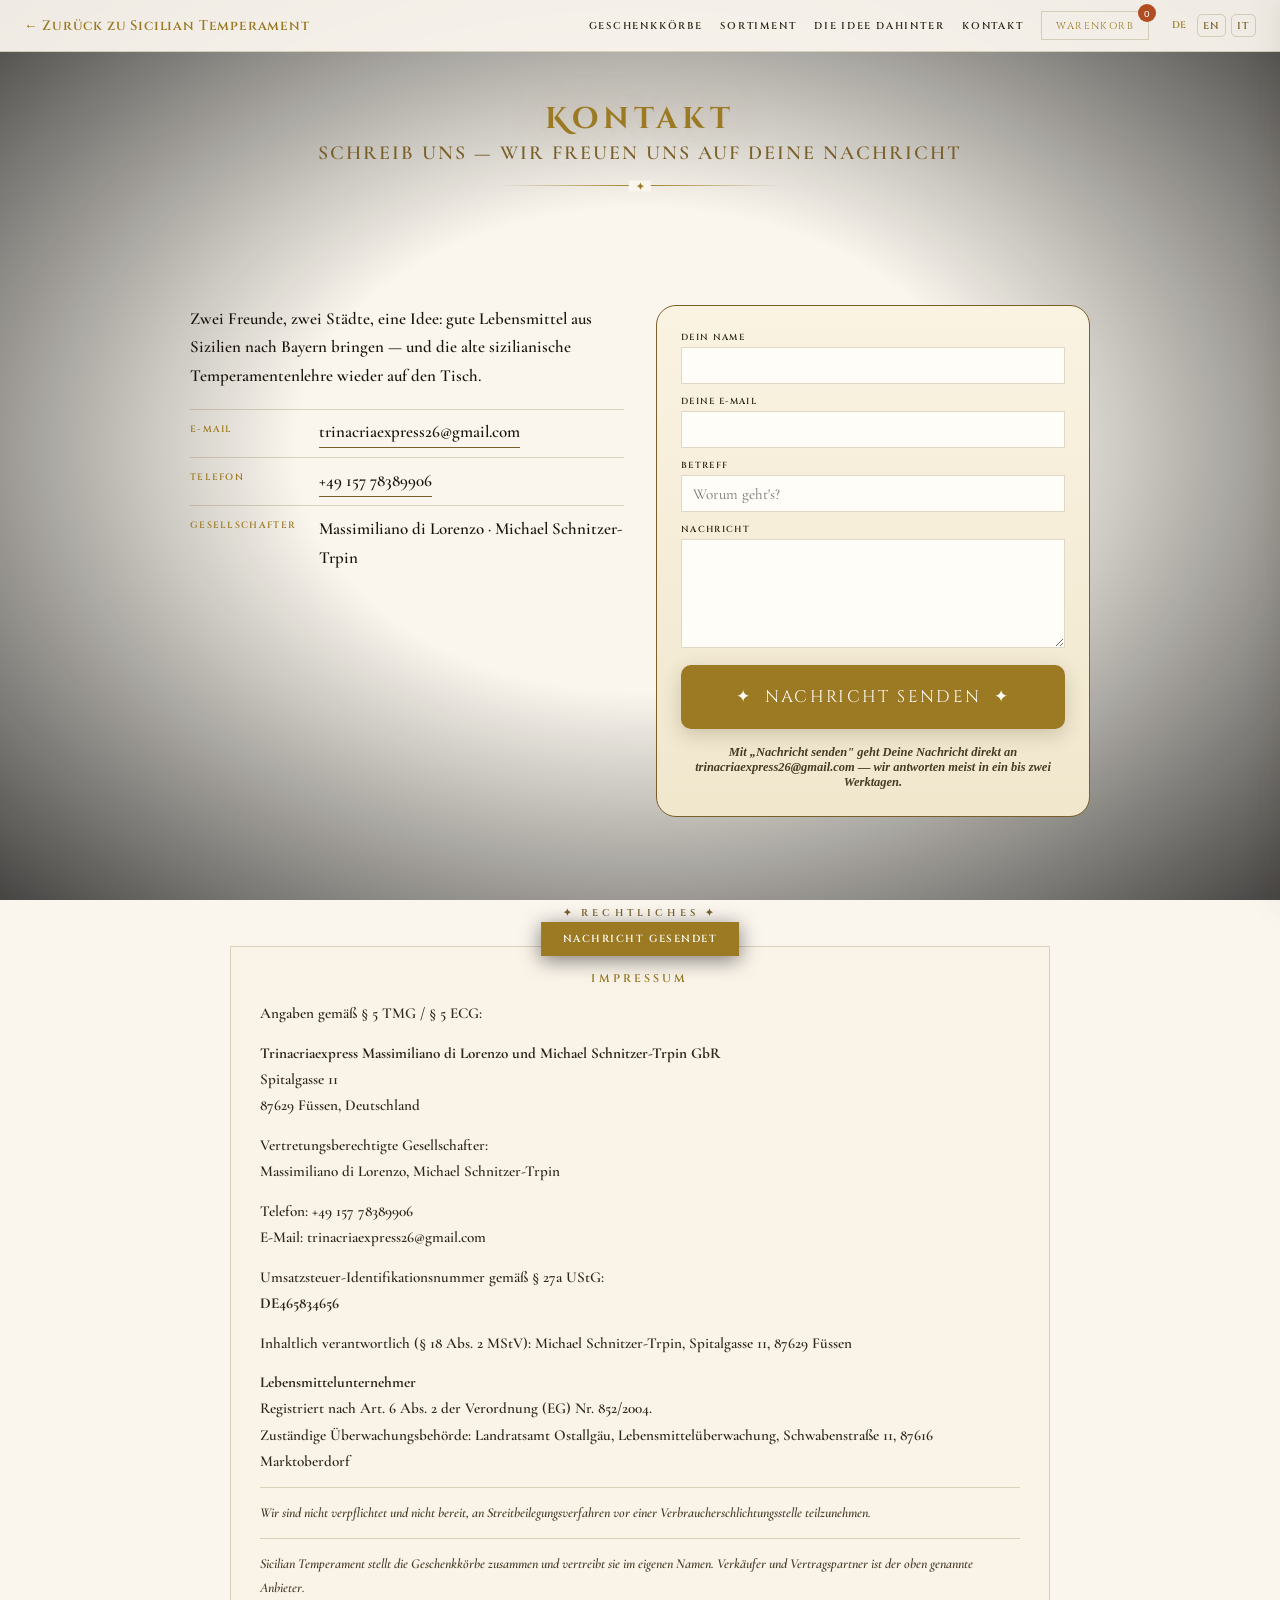
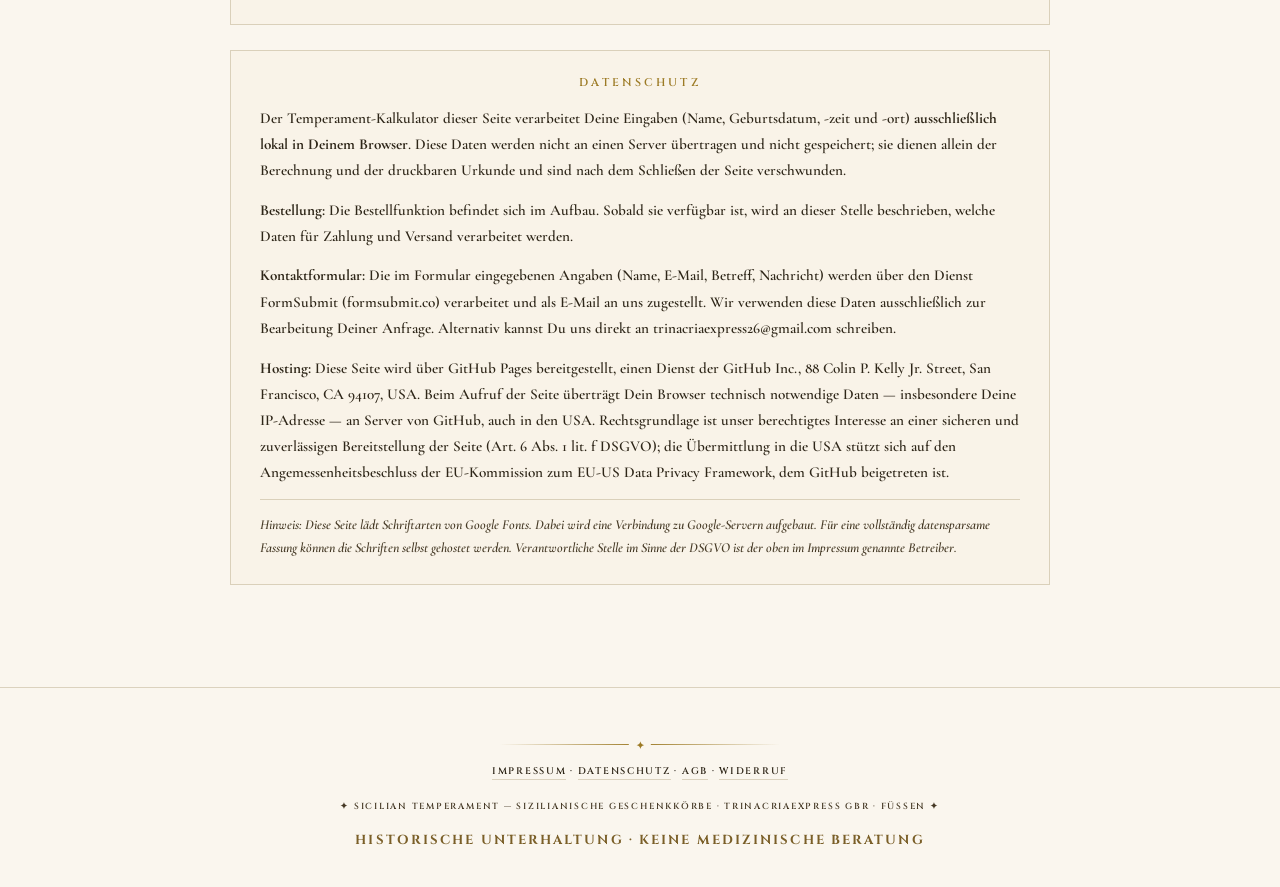
<file: 01_website/kontakt.html>
<!DOCTYPE html>
<html lang="de">
<head>
<meta charset="UTF-8">
<meta name="viewport" content="width=device-width, initial-scale=1.0">
<title>Kontakt, Impressum &amp; Datenschutz · Sicilian Temperament</title>
<meta name="description" content="Kontaktformular, Impressum und Datenschutzerklärung von Sicilian Temperament — Trinacriaexpress GbR, Füssen.">
<link rel="stylesheet" href="styles.css?v=35">
</head>
<body>
<div class="wrap">

<nav>
  <a class="nav-logo nav-back" href="index.html">← Zurück zu Sicilian Temperament</a>
  <div class="nav-links">
    <a href="index.html">Geschenkkörbe</a>
    <a href="sortiment.html">Sortiment</a>
    <a href="lehre.html">Die Idee dahinter</a>
    <a href="kontakt.html">Kontakt</a>
    <button class="cart-btn" onclick="toggleCart()">Warenkorb <span class="cart-count" id="cartCount">0</span></button>
    <span class="lang-switch">
      <span class="lang-cur">DE</span>
      <a href="https://siciliantemperament-org.translate.goog/kontakt.html?_x_tr_sl=de&amp;_x_tr_tl=en&amp;_x_tr_hl=de" rel="nofollow">EN</a>
      <a href="https://siciliantemperament-org.translate.goog/kontakt.html?_x_tr_sl=de&amp;_x_tr_tl=it&amp;_x_tr_hl=de" rel="nofollow">IT</a>
    </span>
  </div>
</nav>

<div class="hero" id="top">
  <h1>Kontakt</h1>
  <div class="hero-sub">Schreib uns — wir freuen uns auf Deine Nachricht</div>
  <div class="hdiv"></div>
</div>

<section id="kontakt">
  <div class="kontakt-layout">
    <div class="kontakt-info">
      <p>Zwei Freunde, zwei Städte, eine Idee: gute Lebensmittel aus Sizilien nach Bayern bringen —
      und die alte sizilianische Temperamentenlehre wieder auf den Tisch.</p>
      <div class="kontakt-row"><span class="kontakt-lbl">E-Mail</span><a href="mailto:trinacriaexpress26@gmail.com">trinacriaexpress26@gmail.com</a></div>
      <div class="kontakt-row"><span class="kontakt-lbl">Telefon</span><a href="tel:+4915778389906">+49 157 78389906</a></div>
      <div class="kontakt-row"><span class="kontakt-lbl">Gesellschafter</span>Massimiliano di Lorenzo · Michael Schnitzer-Trpin</div>
    </div>

    <form class="kontakt-form" onsubmit="sendKontakt(event)">
      <input type="hidden" name="_subject" value="Neue Kontaktanfrage — Sicilian Temperament">
      <input type="hidden" name="_template" value="table">
      <input type="hidden" name="_captcha" value="false">
      <div class="fgroup full"><label>Dein Name</label><input type="text" name="name" required autocomplete="name"></div>
      <div class="fgroup full"><label>Deine E-Mail</label><input type="email" name="email" required autocomplete="email"></div>
      <div class="fgroup full"><label>Betreff</label><input type="text" name="subject" required placeholder="Worum geht's?"></div>
      <div class="fgroup full"><label>Nachricht</label><textarea name="message" rows="5" required></textarea></div>
      <button type="submit" class="calc-go" style="margin-top:.4rem;">✦ &nbsp;Nachricht senden&nbsp; ✦</button>
      <div class="kontakt-note" id="kStatus">Mit „Nachricht senden" geht Deine Nachricht direkt an trinacriaexpress26@gmail.com — wir antworten meist in ein bis zwei Werktagen.</div>
    </form>
  </div>
</section>

<section id="rechtliches">
  <div class="sec-label">✦ Rechtliches ✦</div>

  <div class="legal-box">
    <div class="legal-title">Impressum</div>
    <div class="legal-text">
      <p>Angaben gemäß § 5 TMG / § 5 ECG:</p>
      <p>
        <strong>Trinacriaexpress Massimiliano di Lorenzo und Michael Schnitzer-Trpin GbR</strong><br>
        Spitalgasse 11<br>
        87629 Füssen, Deutschland
      </p>
      <p>
        Vertretungsberechtigte Gesellschafter:<br>
        Massimiliano di Lorenzo, Michael Schnitzer-Trpin
      </p>
      <p>
        Telefon: +49 157 78389906<br>
        E-Mail: trinacriaexpress26@gmail.com
      </p>
      <p>
        Umsatzsteuer-Identifikationsnummer gemäß § 27a UStG:<br>
        <strong>DE465834656</strong>
      </p>
      <p>
        Inhaltlich verantwortlich (§ 18 Abs. 2 MStV): Michael Schnitzer-Trpin, Spitalgasse 11, 87629 Füssen
      </p>
      <p>
        <strong>Lebensmittelunternehmer</strong><br>
        Registriert nach Art. 6 Abs. 2 der Verordnung (EG) Nr. 852/2004.<br>
        Zuständige Überwachungsbehörde: Landratsamt Ostallgäu, Lebensmittelüberwachung,
        Schwabenstraße 11, 87616 Marktoberdorf
      </p>
      <p class="legal-note">
        Wir sind nicht verpflichtet und nicht bereit, an Streitbeilegungsverfahren vor einer
        Verbraucherschlichtungsstelle teilzunehmen.
      </p>
      <p class="legal-note">
        Sicilian Temperament stellt die Geschenkkörbe zusammen und vertreibt sie im eigenen Namen.
        Verkäufer und Vertragspartner ist der oben genannte Anbieter.
      </p>
    </div>
  </div>

  <div class="legal-box">
    <div class="legal-title">Datenschutz</div>
    <div class="legal-text">
      <p>
        Der Temperament-Kalkulator dieser Seite verarbeitet Deine Eingaben (Name, Geburtsdatum,
        -zeit und -ort) <strong>ausschließlich lokal in Deinem Browser</strong>. Diese Daten werden
        nicht an einen Server übertragen und nicht gespeichert; sie dienen allein der Berechnung und
        der druckbaren Urkunde und sind nach dem Schließen der Seite verschwunden.
      </p>
      <p>
        <strong>Bestellung:</strong> Die Bestellfunktion befindet sich im Aufbau. Sobald sie verfügbar
        ist, wird an dieser Stelle beschrieben, welche Daten für Zahlung und Versand verarbeitet werden.
      </p>
      <p>
        <strong>Kontaktformular:</strong> Die im Formular eingegebenen Angaben (Name, E-Mail, Betreff,
        Nachricht) werden über den Dienst <span class="legal-ext">FormSubmit</span> (formsubmit.co)
        verarbeitet und als E-Mail an uns zugestellt. Wir verwenden diese Daten ausschließlich zur
        Bearbeitung Deiner Anfrage. Alternativ kannst Du uns direkt an trinacriaexpress26@gmail.com schreiben.
      </p>
      <p>
        <strong>Hosting:</strong> Diese Seite wird über GitHub Pages bereitgestellt, einen Dienst der
        GitHub Inc., 88 Colin P. Kelly Jr. Street, San Francisco, CA 94107, USA. Beim Aufruf der Seite
        überträgt Dein Browser technisch notwendige Daten — insbesondere Deine IP-Adresse — an Server
        von GitHub, auch in den USA. Rechtsgrundlage ist unser berechtigtes Interesse an einer sicheren
        und zuverlässigen Bereitstellung der Seite (Art. 6 Abs. 1 lit. f DSGVO); die Übermittlung in die
        USA stützt sich auf den Angemessenheitsbeschluss der EU-Kommission zum EU-US Data Privacy
        Framework, dem GitHub beigetreten ist.
      </p>
      <p class="legal-note">
        Hinweis: Diese Seite lädt Schriftarten von Google Fonts. Dabei wird eine Verbindung zu
        Google-Servern aufgebaut. Für eine vollständig datensparsame Fassung können die Schriften
        selbst gehostet werden. Verantwortliche Stelle im Sinne der DSGVO ist der oben im Impressum
        genannte Betreiber.
      </p>
    </div>
  </div>
</section>

<div class="toast" id="toast">Nachricht gesendet</div>

<footer>
  <div class="hdiv"></div>
  <div class="footer-links">
    <a href="kontakt.html#rechtliches">Impressum</a> · <a href="kontakt.html#rechtliches">Datenschutz</a> · <a href="agb.html">AGB</a> · <a href="agb.html#widerruf">Widerruf</a>
  </div>
  <div class="colo" style="margin-top:1.2rem;">
    ✦ SICILIAN TEMPERAMENT — Sizilianische Geschenkkörbe · Trinacriaexpress GbR · Füssen ✦
  </div>
  <div class="footer-hinweis">Historische Unterhaltung · Keine medizinische Beratung</div>
</footer>

<div class="overlay" id="overlay" onclick="toggleCart()"></div>
<div class="cart-drawer" id="cartDrawer">
  <div class="cart-head"><h3>Warenkorb</h3><button class="cart-close" onclick="toggleCart()">×</button></div>
  <div class="cart-items" id="cartItems"></div>
  <div class="cart-foot">
    <div class="cart-ziel" id="cartZiel"></div>
    <button class="checkout-btn" onclick="checkout()">Zur Kasse</button>
    <div class="cart-note">Unser Webshop ist bald bereit — die Bestellfunktion ist noch im Aufbau.</div>
  </div>
</div>

</div>
<script src="data.js?v=26"></script>
<script src="cart.js?v=26"></script>
<script src="nav.js?v=26"></script>
<script>
async function sendKontakt(e){e.preventDefault();
 const form=e.target,st=document.getElementById('kStatus'),btn=form.querySelector('button[type=submit]');
 btn.disabled=true;if(st)st.textContent='Wird gesendet …';
 try{
  const res=await fetch('https://formsubmit.co/ajax/trinacriaexpress26@gmail.com',
   {method:'POST',headers:{Accept:'application/json'},body:new FormData(form)});
  if(!res.ok)throw new Error('HTTP '+res.status);
  form.reset();
  if(st)st.textContent='Danke! Deine Nachricht ist raus — wir melden uns.';
  toast('Nachricht gesendet');
 }catch(err){
  if(st)st.innerHTML='Senden hat gerade nicht geklappt. Schreib uns bitte direkt an <a href="mailto:trinacriaexpress26@gmail.com">trinacriaexpress26@gmail.com</a>.';
 }finally{btn.disabled=false;}}
function toast(msg){const t=document.getElementById('toast');t.textContent=msg;t.classList.add('show');setTimeout(()=>t.classList.remove('show'),1500);}
</script>
</body>
</html>
</file>
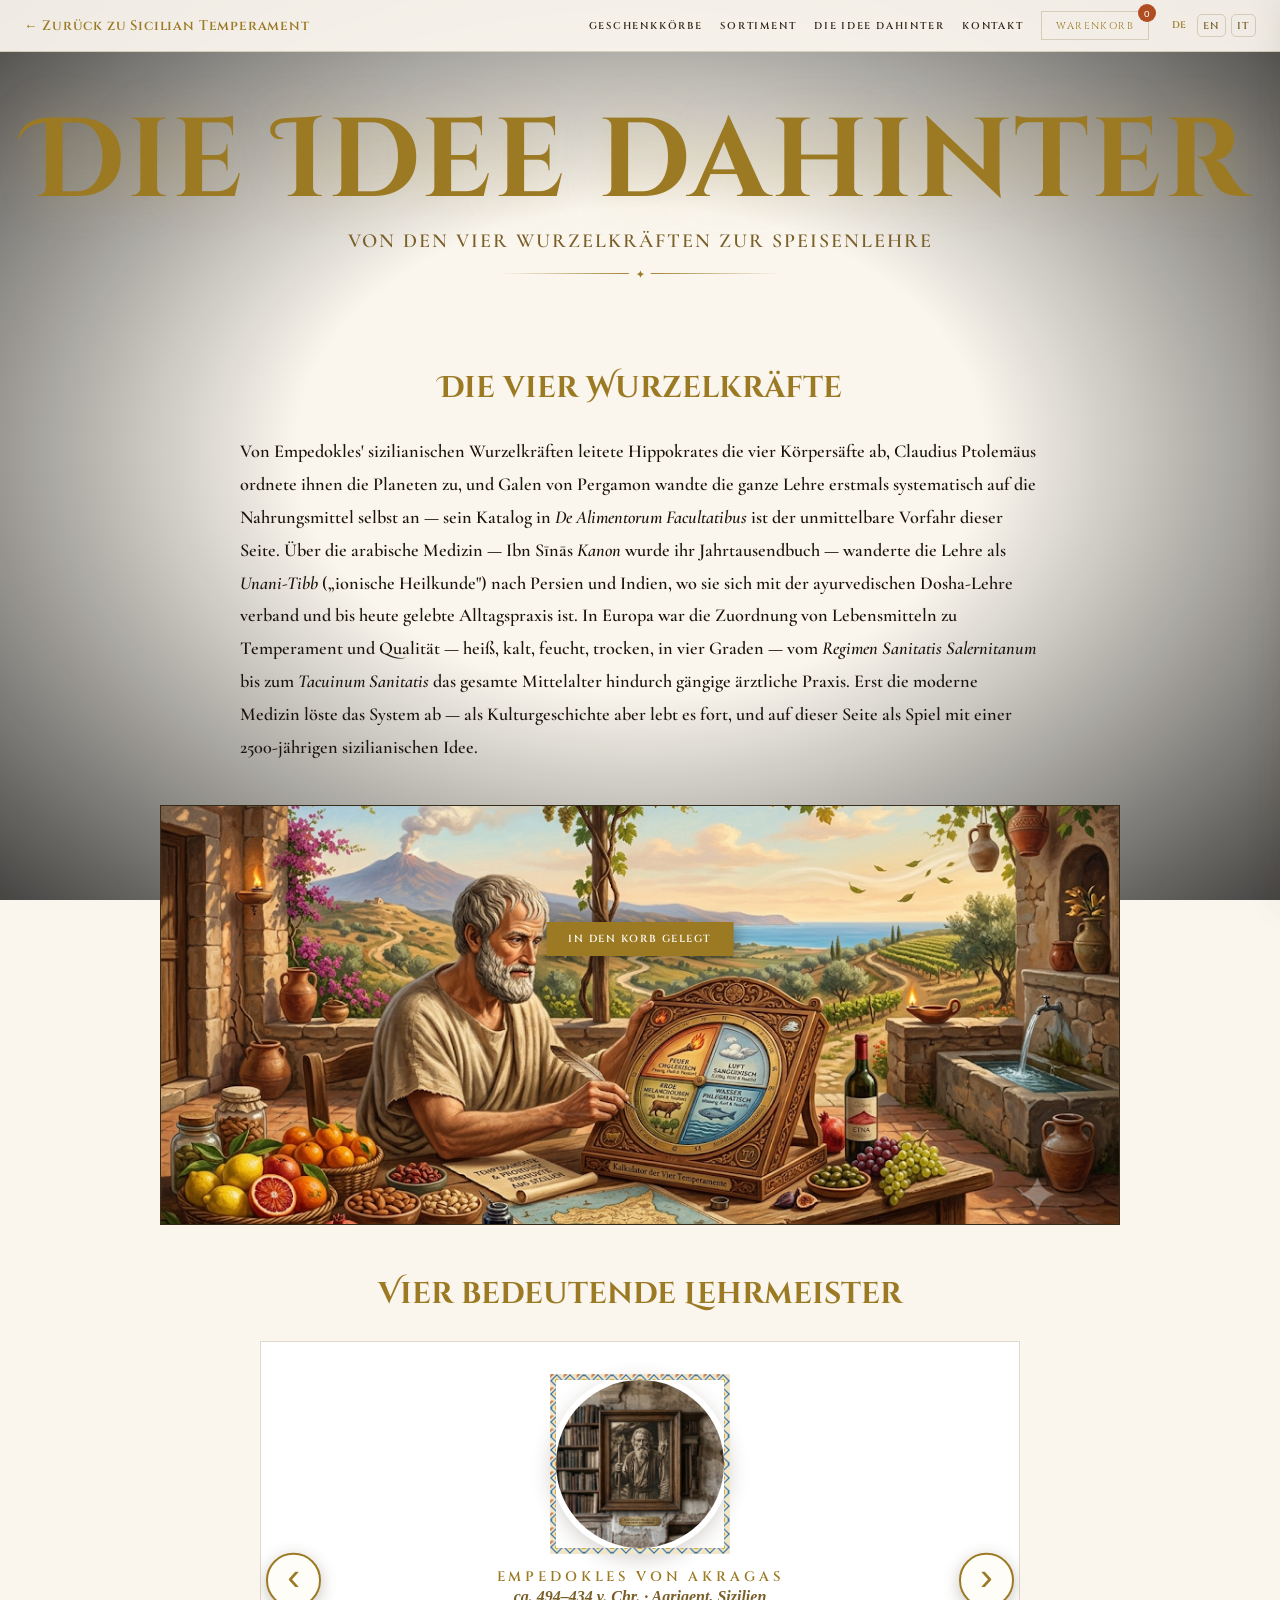
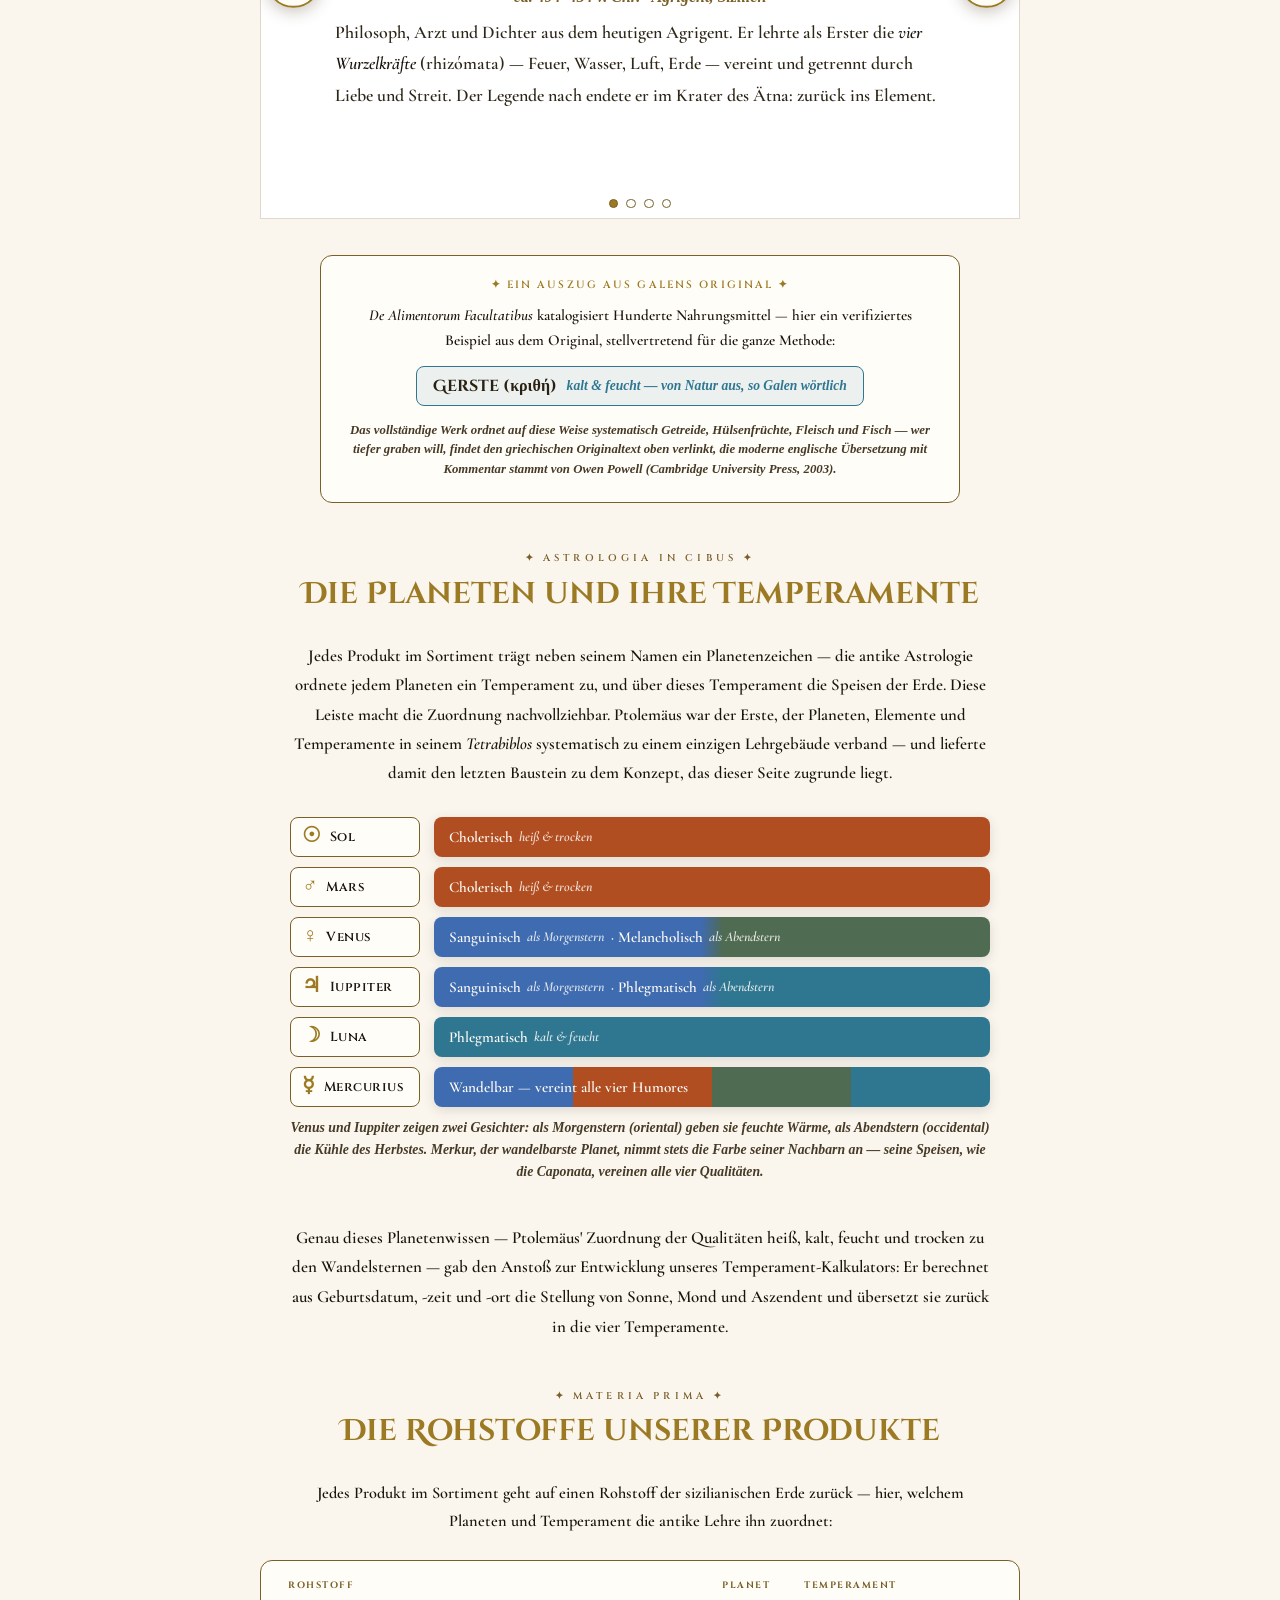
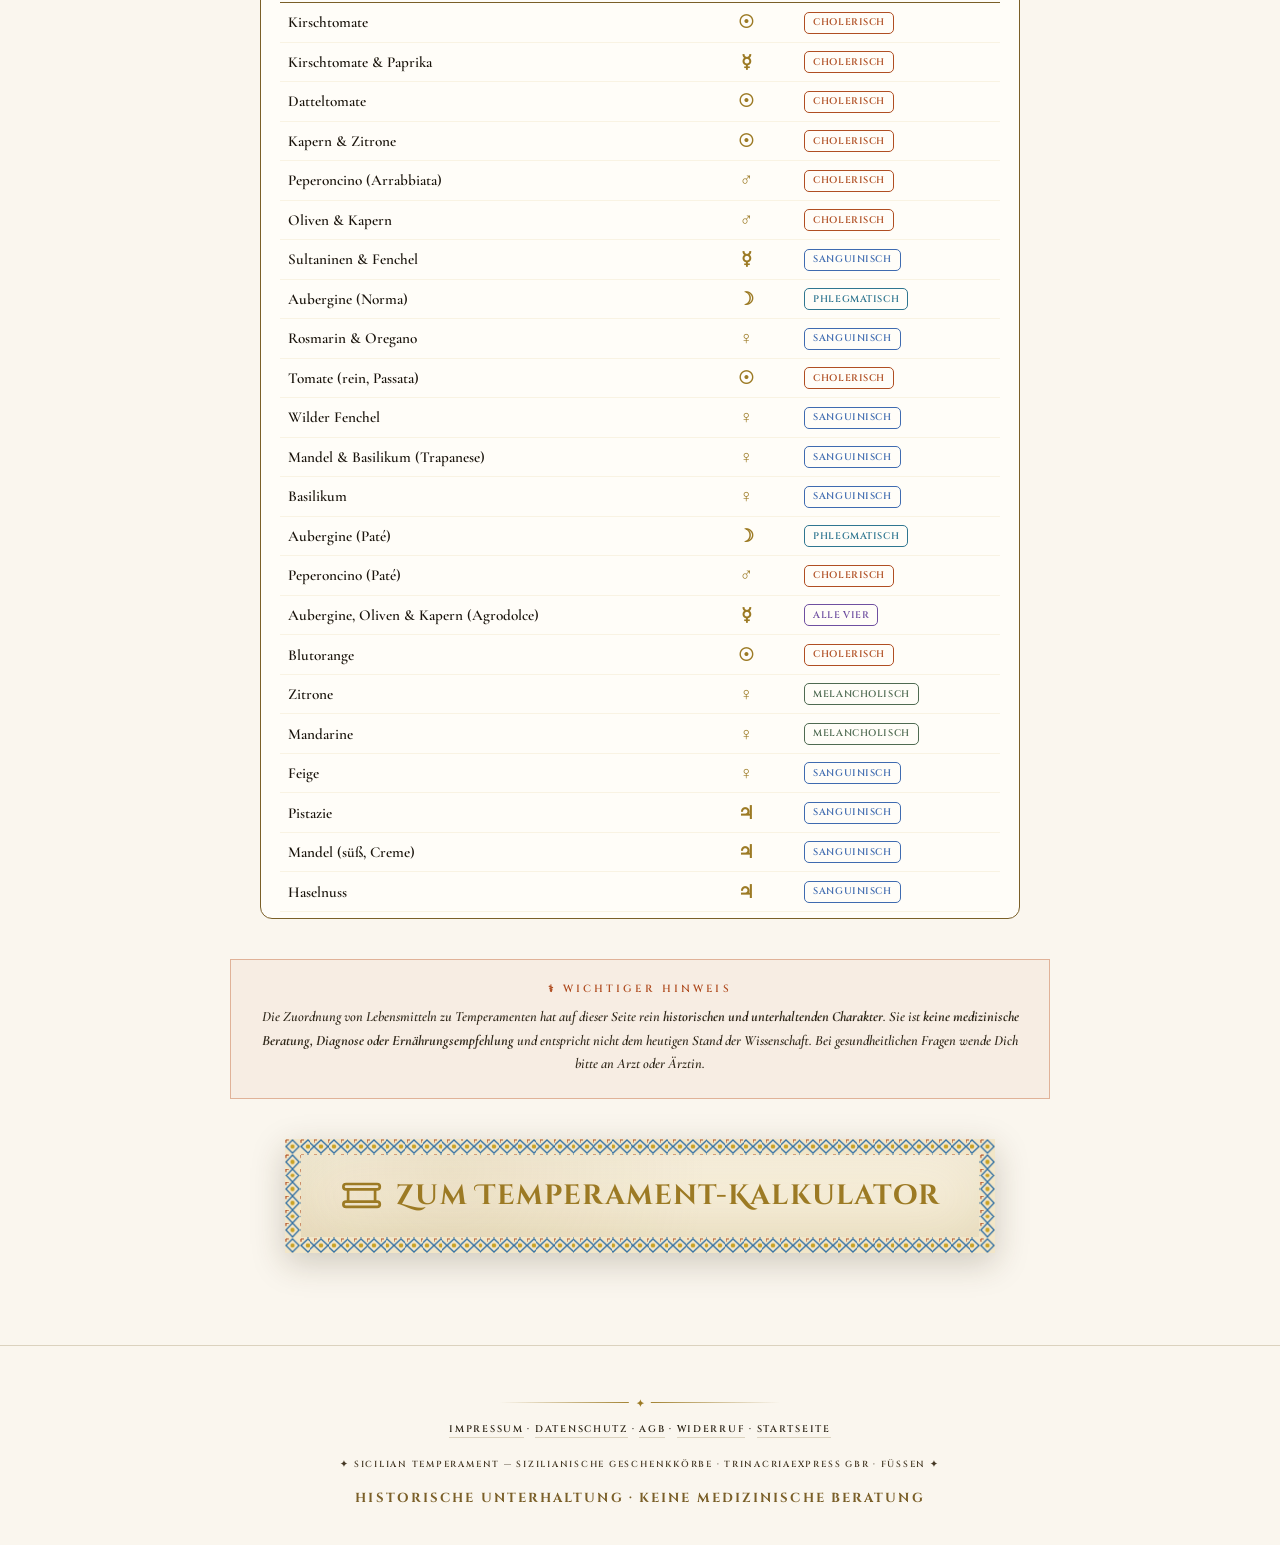
<file: 01_website/lehre.html>
<!DOCTYPE html>
<html lang="de">
<head>
<meta charset="UTF-8">
<meta name="viewport" content="width=device-width, initial-scale=1.0">
<title>Die Idee dahinter — Von den vier Wurzelkräften zur Speisenlehre · Sicilian Temperament</title>
<meta name="description" content="Empedokles, Hippokrates und Ptolemäus: die 2500 Jahre alte sizilianische Temperamentenlehre hinter den Geschenkkörben von Sicilian Temperament.">
<link rel="stylesheet" href="styles.css?v=35">
</head>
<body>
<div class="wrap">

<nav>
  <a class="nav-logo nav-back" href="index.html">← Zurück zu Sicilian Temperament</a>
  <div class="nav-links">
    <a href="index.html">Geschenkkörbe</a>
    <a href="sortiment.html">Sortiment</a>
    <a href="lehre.html">Die Idee dahinter</a>
    <a href="kontakt.html">Kontakt</a>
    <button class="cart-btn" onclick="toggleCart()">Warenkorb <span class="cart-count" id="cartCount">0</span></button>
    <span class="lang-switch">
      <span class="lang-cur">DE</span>
      <a href="https://siciliantemperament-org.translate.goog/lehre.html?_x_tr_sl=de&amp;_x_tr_tl=en&amp;_x_tr_hl=de" rel="nofollow">EN</a>
      <a href="https://siciliantemperament-org.translate.goog/lehre.html?_x_tr_sl=de&amp;_x_tr_tl=it&amp;_x_tr_hl=de" rel="nofollow">IT</a>
    </span>
  </div>
</nav>

<div class="hero" id="top">
  <h1 class="h1-gross">Die Idee dahinter</h1>
  <div class="hero-sub">Von den vier Wurzelkräften zur Speisenlehre</div>
  <div class="hdiv"></div>
</div>

<section id="lehre">
  <div class="sec-title">Die vier Wurzelkräfte</div>


  <div style="max-width:800px;margin:0 auto;font-family:'Cormorant Garamond',serif;font-size:1.14rem;color:var(--ink);line-height:1.8;">
    Von Empedokles' sizilianischen Wurzelkräften leitete Hippokrates die vier Körpersäfte ab,
    Claudius Ptolemäus ordnete ihnen die Planeten zu, und Galen von Pergamon wandte die ganze
    Lehre erstmals systematisch auf die Nahrungsmittel selbst an — sein Katalog in
    <em>De Alimentorum Facultatibus</em> ist der unmittelbare Vorfahr dieser Seite. Über die arabische Medizin —
    Ibn Sīnās <em>Kanon</em> wurde ihr Jahrtausendbuch — wanderte die Lehre als <em>Unani-Tibb</em>
    („ionische Heilkunde") nach Persien und Indien, wo sie sich mit der ayurvedischen Dosha-Lehre
    verband und bis heute gelebte Alltagspraxis ist. In Europa war die Zuordnung von Lebensmitteln
    zu Temperament und Qualität — heiß, kalt, feucht, trocken, in vier Graden — vom
    <em>Regimen Sanitatis Salernitanum</em> bis zum <em>Tacuinum Sanitatis</em> das gesamte
    Mittelalter hindurch gängige ärztliche Praxis. Erst die moderne Medizin löste das System ab —
    als Kulturgeschichte aber lebt es fort, und auf dieser Seite als Spiel mit einer
    2500-jährigen sizilianischen Idee.
  </div>

  <div class="hero-photo" style="margin:2.6rem auto 1rem;">
    <img class="hero-photo-img" src="images/lehre.jpg" alt="Der Gelehrte mit dem Kalkulator der vier Temperamente vor sizilianischer Landschaft" loading="lazy" onerror="this.closest('.hero-photo').classList.add('noimg')">
    <div class="hero-photo-ph"><span class="hero-photo-gl">✦</span><span class="hero-photo-tx">Bild — Foto folgt</span></div>
  </div>

  <div class="sec-title" style="margin-top:3rem;">Vier bedeutende Lehrmeister</div>

  <div class="lore-carousel swipe">
    <div class="lore-panel lore-panel-page swipe-track">
    <div class="lore-card">
      <div class="lore-fig"><img class="lore-portrait" src="images/lehrer-empedokles.png" alt="Porträt Empedokles" loading="lazy"></div>
      <div class="lore-title">Empedokles von Akragas</div>
      <div class="lore-sub">ca. 494–434 v. Chr. · Agrigent, Sizilien</div>
      <div class="lore-text">Philosoph, Arzt und Dichter aus dem heutigen Agrigent. Er lehrte als Erster die <em>vier Wurzelkräfte</em> (rhizómata) — Feuer, Wasser, Luft, Erde — vereint und getrennt durch Liebe und Streit. Der Legende nach endete er im Krater des Ätna: zurück ins Element.</div>
    </div>
    <div class="lore-card">
      <div class="lore-fig"><img class="lore-portrait lore-portrait-engraving" src="images/lehrer-hippokrates.jpg" alt="Hippokrates von Kos, Kupferstich aus Van der Lindens Werkausgabe, 1665" loading="lazy"></div>
      <div class="lore-title">Hippokrates von Kos</div>
      <div class="lore-sub">ca. 460–370 v. Chr. · Kos</div>
      <div class="lore-text">Der berühmteste Arzt der Antike. Die ihm zugeschriebene Schrift <em>De Natura Hominis</em> — wohl von seinem Schwiegersohn Polybos verfasst — leitete aus Empedokles' Wurzelkräften erstmals die <em>vier Körpersäfte</em> ab: Blut, gelbe Galle, schwarze Galle, Schleim. Damit war die Temperamentenlehre geboren.</div>
    </div>
    <div class="lore-card">
      <div class="lore-fig"><img class="lore-portrait lore-portrait-engraving" src="images/lehrer-ptolemaeus.png" alt="Ptolemäus, Kupferstich nach André Thevet, 1584" loading="lazy"></div>
      <div class="lore-title">Claudius Ptolemäus</div>
      <div class="lore-sub">ca. 100–170 n. Chr. · Alexandria</div>
      <div class="lore-text">Astronom, Geograph und Astrologe in Alexandria. Sein <em>Tetrabiblos</em> ordnete jedem Planeten die Qualitäten heiß, kalt, feucht und trocken zu — Sonne und Mars feurig-trocken, Venus und Jupiter warm-feucht, Saturn kalt, der Mond kalt-feucht. So verband sich die Säftelehre mit der Sprache der Sterne, die bis heute in den Planetenzeichen unserer Produkte nachklingt.</div>
    </div>
    <div class="lore-card">
      <div class="lore-fig"><img class="lore-portrait" src="images/lehrer-galen.png" alt="Porträt Galen" loading="lazy"></div>
      <div class="lore-title">Galen von Pergamon</div>
      <div class="lore-sub">129 – ca. 216 n. Chr. · Pergamon &amp; Rom</div>
      <div class="lore-text">Leibarzt der Kaiser und Vollender der Säftelehre. In <em>De Alimentorum Facultatibus</em> — <a href="http://cmg.bbaw.de/epubl/online/cmg_05_04_02.php" target="_blank" rel="noopener">im Original online bei der Corpus Medicorum Graecorum</a> — wandte er die Lehre erstmals systematisch auf die Nahrungsmittel selbst an: ein Katalog von Getreide, Hülsenfrüchten, Fleisch und Fisch, jedes nach Grad von heiß, kalt, feucht und trocken bestimmt.</div>
    </div>
    </div>
    <button class="swipe-nav swipe-prev" type="button" aria-label="Vorheriger Lehrmeister">‹</button>
    <button class="swipe-nav swipe-next" type="button" aria-label="Nächster Lehrmeister">›</button>
    <div class="swipe-dots"></div>
  </div>

  <div class="galen-excerpt">
    <div class="galen-excerpt-title">✦ Ein Auszug aus Galens Original ✦</div>
    <div class="galen-excerpt-text">
      <em>De Alimentorum Facultatibus</em> katalogisiert Hunderte Nahrungsmittel — hier ein
      verifiziertes Beispiel aus dem Original, stellvertretend für die ganze Methode:
    </div>
    <div class="galen-excerpt-item">
      <span class="galen-excerpt-food">Gerste (κριθή)</span>
      <span class="galen-excerpt-quality">kalt &amp; feucht — von Natur aus, so Galen wörtlich</span>
    </div>
    <div class="galen-excerpt-note">
      Das vollständige Werk ordnet auf diese Weise systematisch Getreide, Hülsenfrüchte, Fleisch
      und Fisch — wer tiefer graben will, findet den griechischen Originaltext oben verlinkt, die
      moderne englische Übersetzung mit Kommentar stammt von Owen Powell (Cambridge University
      Press, 2003).
    </div>
  </div>

  <div class="sec-label" style="margin-top:3rem;">✦ Astrologia in Cibus ✦</div>
  <div class="sec-title">Die Planeten und ihre Temperamente</div>
  <div style="max-width:700px;margin:0 auto 1.8rem;font-family:'Cormorant Garamond',serif;font-size:1.05rem;color:var(--ink);line-height:1.75;text-align:center;">
    Jedes Produkt im Sortiment trägt neben seinem Namen ein Planetenzeichen — die antike Astrologie
    ordnete jedem Planeten ein Temperament zu, und über dieses Temperament die Speisen der Erde.
    Diese Leiste macht die Zuordnung nachvollziehbar. Ptolemäus war der Erste, der Planeten, Elemente
    und Temperamente in seinem <em>Tetrabiblos</em> systematisch zu einem einzigen Lehrgebäude verband
    — und lieferte damit den letzten Baustein zu dem Konzept, das dieser Seite zugrunde liegt.
  </div>

  <div class="planet-legend">
    <div class="planet-row">
      <div class="planet-id"><span class="planet-glyph">☉</span> Sol</div>
      <div class="planet-strip" style="--pc:var(--chol);">Cholerisch <em>heiß &amp; trocken</em></div>
    </div>
    <div class="planet-row">
      <div class="planet-id"><span class="planet-glyph">♂</span> Mars</div>
      <div class="planet-strip" style="--pc:var(--chol);">Cholerisch <em>heiß &amp; trocken</em></div>
    </div>
    <div class="planet-row">
      <div class="planet-id"><span class="planet-glyph">♀</span> Venus</div>
      <div class="planet-strip planet-strip-dual" style="--pc:var(--sang);--pc2:var(--mel);">Sanguinisch <em>als Morgenstern</em> · Melancholisch <em>als Abendstern</em></div>
    </div>
    <div class="planet-row">
      <div class="planet-id"><span class="planet-glyph">♃</span> Iuppiter</div>
      <div class="planet-strip planet-strip-dual" style="--pc:var(--sang);--pc2:var(--phleg);">Sanguinisch <em>als Morgenstern</em> · Phlegmatisch <em>als Abendstern</em></div>
    </div>
    <div class="planet-row">
      <div class="planet-id"><span class="planet-glyph">☽</span> Luna</div>
      <div class="planet-strip" style="--pc:var(--phleg);">Phlegmatisch <em>kalt &amp; feucht</em></div>
    </div>
    <div class="planet-row">
      <div class="planet-id"><span class="planet-glyph">☿</span> Mercurius</div>
      <div class="planet-strip planet-strip-mixed">Wandelbar — vereint alle vier Humores</div>
    </div>
  </div>
  <div style="max-width:700px;margin:.6rem auto 2.5rem;font-family:'IM Fell English',serif;font-style:italic;font-size:.86rem;color:var(--ink-faint);line-height:1.6;text-align:center;">
    Venus und Iuppiter zeigen zwei Gesichter: als Morgenstern (oriental) geben sie feuchte Wärme,
    als Abendstern (occidental) die Kühle des Herbstes. Merkur, der wandelbarste Planet, nimmt stets
    die Farbe seiner Nachbarn an — seine Speisen, wie die Caponata, vereinen alle vier Qualitäten.
  </div>

  <div style="max-width:700px;margin:1.4rem auto 0;font-family:'Cormorant Garamond',serif;font-size:1.06rem;color:var(--ink);line-height:1.75;text-align:center;">
    Genau dieses Planetenwissen — Ptolemäus' Zuordnung der Qualitäten heiß, kalt, feucht und trocken
    zu den Wandelsternen — gab den Anstoß zur Entwicklung unseres Temperament-Kalkulators: Er
    berechnet aus Geburtsdatum, -zeit und -ort die Stellung von Sonne, Mond und Aszendent und
    übersetzt sie zurück in die vier Temperamente.
  </div>

  <div class="sec-label" style="margin-top:3rem;">✦ Materia Prima ✦</div>
  <div class="sec-title">Die Rohstoffe unserer Produkte</div>
  <div style="max-width:700px;margin:0 auto 1.6rem;font-family:'Cormorant Garamond',serif;font-size:1.02rem;color:var(--ink);line-height:1.72;text-align:center;">
    Jedes Produkt im Sortiment geht auf einen Rohstoff der sizilianischen Erde zurück — hier, welchem
    Planeten und Temperament die antike Lehre ihn zuordnet:
  </div>

  <div class="ingredient-box">
    <table class="ingredient-table">
      <thead><tr><th>Rohstoff</th><th>Planet</th><th>Temperament</th></tr></thead>
      <tbody>
        <tr><td>Kirschtomate</td><td>☉</td><td><span class="ing-tag c-chol">Cholerisch</span></td></tr>
        <tr><td>Kirschtomate &amp; Paprika</td><td>☿</td><td><span class="ing-tag c-chol">Cholerisch</span></td></tr>
        <tr><td>Datteltomate</td><td>☉</td><td><span class="ing-tag c-chol">Cholerisch</span></td></tr>
        <tr><td>Kapern &amp; Zitrone</td><td>☉</td><td><span class="ing-tag c-chol">Cholerisch</span></td></tr>
        <tr><td>Peperoncino (Arrabbiata)</td><td>♂</td><td><span class="ing-tag c-chol">Cholerisch</span></td></tr>
        <tr><td>Oliven &amp; Kapern</td><td>♂</td><td><span class="ing-tag c-chol">Cholerisch</span></td></tr>
        <tr><td>Sultaninen &amp; Fenchel</td><td>☿</td><td><span class="ing-tag c-sang">Sanguinisch</span></td></tr>
        <tr><td>Aubergine (Norma)</td><td>☽</td><td><span class="ing-tag c-phleg">Phlegmatisch</span></td></tr>
        <tr><td>Rosmarin &amp; Oregano</td><td>♀</td><td><span class="ing-tag c-sang">Sanguinisch</span></td></tr>
        <tr><td>Tomate (rein, Passata)</td><td>☉</td><td><span class="ing-tag c-chol">Cholerisch</span></td></tr>
        <tr><td>Wilder Fenchel</td><td>♀</td><td><span class="ing-tag c-sang">Sanguinisch</span></td></tr>
        <tr><td>Mandel &amp; Basilikum (Trapanese)</td><td>♀</td><td><span class="ing-tag c-sang">Sanguinisch</span></td></tr>
        <tr><td>Basilikum</td><td>♀</td><td><span class="ing-tag c-sang">Sanguinisch</span></td></tr>
        <tr><td>Aubergine (Paté)</td><td>☽</td><td><span class="ing-tag c-phleg">Phlegmatisch</span></td></tr>
        <tr><td>Peperoncino (Paté)</td><td>♂</td><td><span class="ing-tag c-chol">Cholerisch</span></td></tr>
        <tr><td>Aubergine, Oliven &amp; Kapern (Agrodolce)</td><td>☿</td><td><span class="ing-tag ing-tag-mixed">Alle vier</span></td></tr>
        <tr><td>Blutorange</td><td>☉</td><td><span class="ing-tag c-chol">Cholerisch</span></td></tr>
        <tr><td>Zitrone</td><td>♀</td><td><span class="ing-tag c-mel">Melancholisch</span></td></tr>
        <tr><td>Mandarine</td><td>♀</td><td><span class="ing-tag c-mel">Melancholisch</span></td></tr>
        <tr><td>Feige</td><td>♀</td><td><span class="ing-tag c-sang">Sanguinisch</span></td></tr>
        <tr><td>Pistazie</td><td>♃</td><td><span class="ing-tag c-sang">Sanguinisch</span></td></tr>
        <tr><td>Mandel (süß, Creme)</td><td>♃</td><td><span class="ing-tag c-sang">Sanguinisch</span></td></tr>
        <tr><td>Haselnuss</td><td>♃</td><td><span class="ing-tag c-sang">Sanguinisch</span></td></tr>
      </tbody>
    </table>
  </div>

  <div class="disclaimer">
    <div class="disc-title">⚕ Wichtiger Hinweis</div>
    <div class="disc-text">
      Die Zuordnung von Lebensmitteln zu Temperamenten hat auf dieser Seite rein
      <strong>historischen und unterhaltenden Charakter</strong>. Sie ist <strong>keine medizinische
      Beratung, Diagnose oder Ernährungsempfehlung</strong> und entspricht nicht dem heutigen Stand
      der Wissenschaft. Bei gesundheitlichen Fragen wende Dich bitte an Arzt oder Ärztin.
    </div>
  </div>


  <div style="text-align:center;margin:2.5rem 0 1rem;">
    <a class="cta-kalk" href="kalkulator.html"><svg class="cta-kalk-ico" viewBox="0 0 64 40" aria-hidden="true"><rect x="5" y="3" width="54" height="8" rx="4"/><rect x="5" y="29" width="54" height="8" rx="4"/><path d="M12 11v18M52 11v18"/></svg><span>Zum Temperament-Kalkulator</span></a>
  </div>
</section>

<footer>
  <div class="hdiv"></div>
  <div class="footer-links">
    <a href="kontakt.html#rechtliches">Impressum</a> · <a href="kontakt.html#rechtliches">Datenschutz</a> · <a href="agb.html">AGB</a> · <a href="agb.html#widerruf">Widerruf</a> · <a href="index.html">Startseite</a>
  </div>
  <div class="colo" style="margin-top:1.2rem;">
    ✦ SICILIAN TEMPERAMENT — Sizilianische Geschenkkörbe · Trinacriaexpress GbR · Füssen ✦
  </div>
  <div class="footer-hinweis">Historische Unterhaltung · Keine medizinische Beratung</div>
</footer>

<div class="overlay" id="overlay" onclick="toggleCart()"></div>
<div class="cart-drawer" id="cartDrawer">
  <div class="cart-head"><h3>Warenkorb</h3><button class="cart-close" onclick="toggleCart()">×</button></div>
  <div class="cart-items" id="cartItems"></div>
  <div class="cart-foot">
    <div class="cart-ziel" id="cartZiel"></div>
    <button class="checkout-btn" onclick="checkout()">Zur Kasse</button>
    <div class="cart-note">Unser Webshop ist bald bereit — die Bestellfunktion ist noch im Aufbau.</div>
  </div>
</div>
<div class="toast" id="toast">In den Korb gelegt</div>

</div>
<script src="data.js?v=26"></script>
<script src="carousel.js?v=26"></script>
<script src="cart.js?v=26"></script>
<script src="nav.js?v=26"></script>
</body>
</html>
</file>
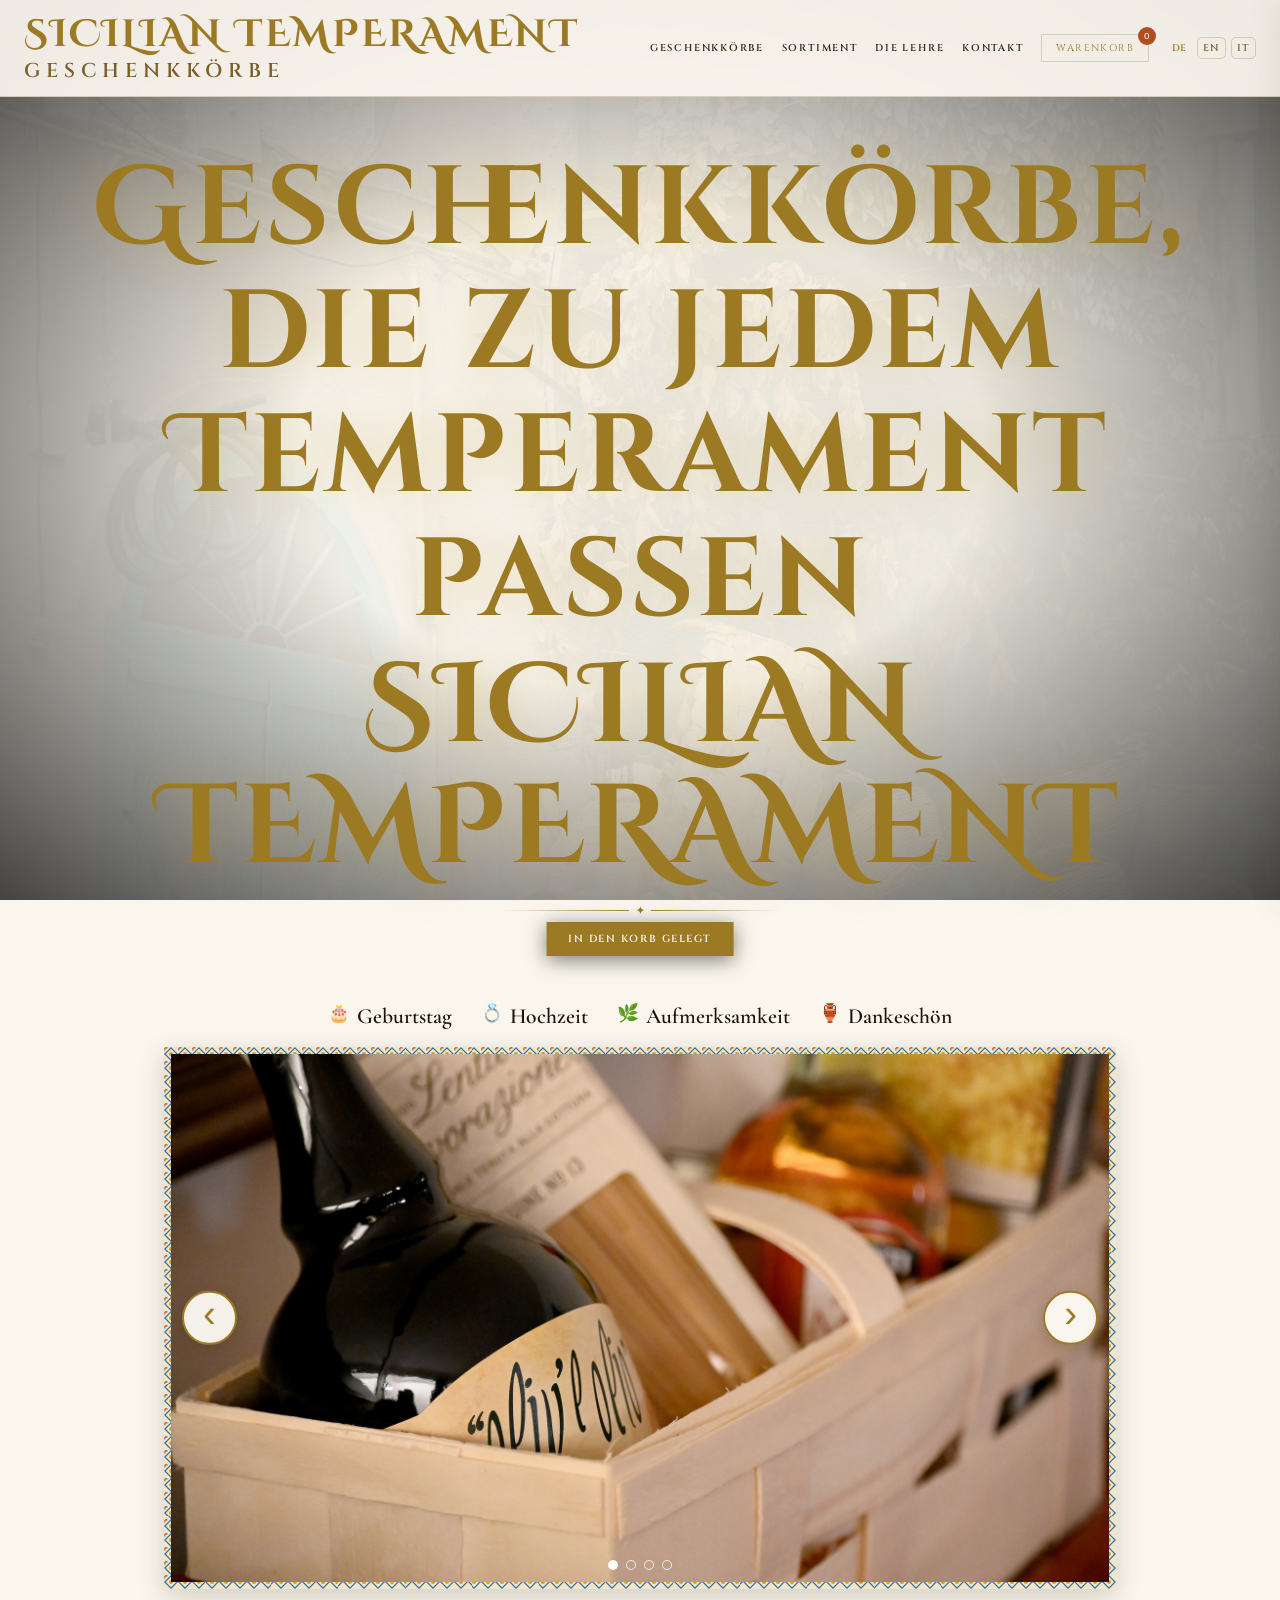
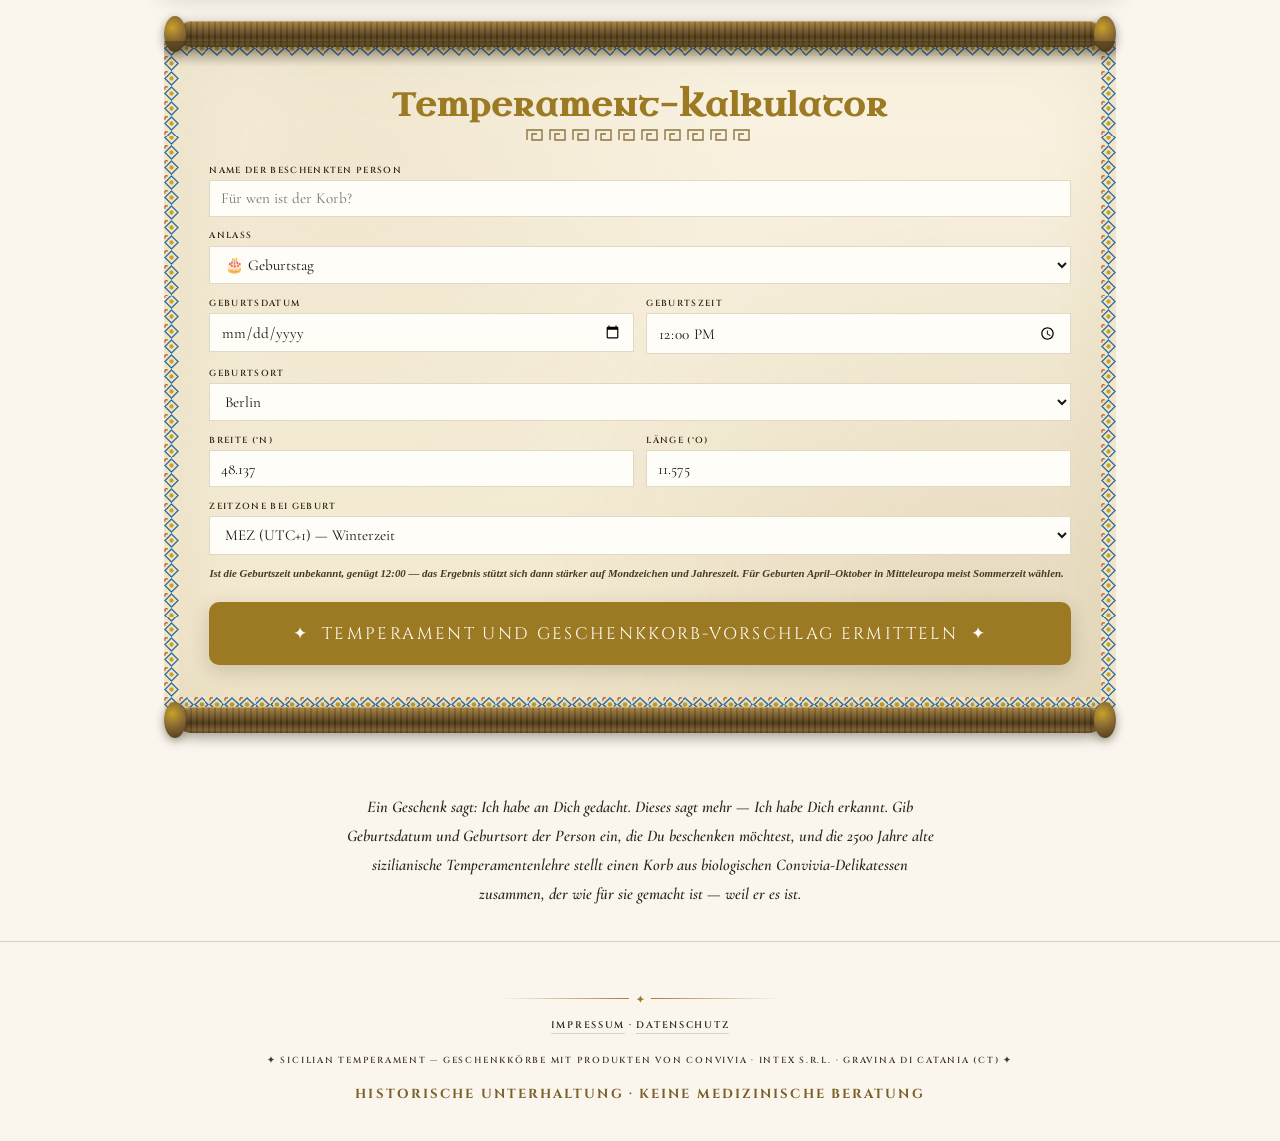
<file: 01_website/sicilian-temperament.html>
<!DOCTYPE html>
<html lang="de">
<head>
<meta charset="UTF-8">
<meta name="viewport" content="width=device-width, initial-scale=1.0">
<title>SICILIAN TEMPERAMENT — Geschenkkörbe nach der Temperamentenlehre · Convivia</title>
<link rel="stylesheet" href="styles.css">
</head>
<body class="home">
<div class="wrap">

<nav>
  <a class="nav-logo" href="#top">SICILIAN TEMPERAMENT<span>Geschenkkörbe</span></a>
  <div class="nav-links">
    <a href="geschenke.html">Geschenkkörbe</a>
    <a href="sortiment.html">Sortiment</a>
    <a href="lehre.html">Die Lehre</a>
    <a href="kontakt.html">Kontakt</a>
    <button class="cart-btn" onclick="toggleCart()">Warenkorb <span class="cart-count" id="cartCount">0</span></button>
    <span class="lang-switch">
      <span class="lang-cur">DE</span>
      <a href="https://siciliantemperament-org.translate.goog/?_x_tr_sl=de&amp;_x_tr_tl=en&amp;_x_tr_hl=de" rel="nofollow">EN</a>
      <a href="https://siciliantemperament-org.translate.goog/?_x_tr_sl=de&amp;_x_tr_tl=it&amp;_x_tr_hl=de" rel="nofollow">IT</a>
    </span>
  </div>
</nav>

<div class="hero" id="top">
  <div class="hero-kicker">Geschenkkörbe, die zu jedem Temperament passen</div>
  <h1>SICILIAN TEMPERAMENT</h1>
  <div class="hdiv"></div>
</div>

<!-- ===== KALKULATOR ===== -->
<section id="kalkulator">
  <div class="hero-top-row">
    <div class="occ-line">
      <span class="occ"><span class="occ-icon">🎂</span>Geburtstag</span>
      <span class="occ"><span class="occ-icon">💍</span>Hochzeit</span>
      <span class="occ"><span class="occ-icon">🌿</span>Aufmerksamkeit</span>
      <span class="occ"><span class="occ-icon">🏺</span>Dankeschön</span>
    </div>
    <div class="korb-carousel swipe" id="korbCarousel" data-autoplay="5000">
      <div class="korb-track swipe-track" id="korbTrack">
        <a href="geschenke.html" class="korb-slide">
          <img src="images/korb-empedokles.jpg" alt="Italienischer Geschenkkorb — Korb Empedokles">
          <span class="korb-elem" style="--ec:var(--chol);">
            <svg class="korb-sigil" viewBox="0 0 100 100" aria-hidden="true"><path d="M50 12 L91 84 L9 84 Z"/></svg>
            <span class="korb-word">Feuer</span>
          </span>
        </a>
        <a href="geschenke.html" class="korb-slide">
          <img src="images/korb-aristoteles.jpg" alt="Italienischer Geschenkkorb — Korb Galen" loading="lazy">
          <span class="korb-elem" style="--ec:var(--sang);">
            <svg class="korb-sigil" viewBox="0 0 100 100" aria-hidden="true"><path d="M50 12 L91 84 L9 84 Z"/><path d="M28 62 H72"/></svg>
            <span class="korb-word">Luft</span>
          </span>
        </a>
        <a href="geschenke.html" class="korb-slide">
          <img src="images/korb-galen.jpg" alt="Italienischer Geschenkkorb — Korb Ptolemäus" loading="lazy">
          <span class="korb-elem" style="--ec:var(--mel);">
            <svg class="korb-sigil" viewBox="0 0 100 100" aria-hidden="true"><path d="M50 88 L9 16 L91 16 Z"/><path d="M28 38 H72"/></svg>
            <span class="korb-word">Erde</span>
          </span>
        </a>
        <a href="geschenke.html" class="korb-slide">
          <img src="images/geschenke-hero.jpg" alt="Sizilianischer Korbladen" loading="lazy">
          <span class="korb-elem" style="--ec:var(--phleg);">
            <svg class="korb-sigil" viewBox="0 0 100 100" aria-hidden="true"><path d="M50 88 L9 16 L91 16 Z"/></svg>
            <span class="korb-word">Wasser</span>
          </span>
        </a>
      </div>
      <button class="swipe-nav swipe-prev" type="button" aria-label="Vorheriger Korb">‹</button>
      <button class="swipe-nav swipe-next" type="button" aria-label="Nächster Korb">›</button>
      <div class="korb-dots swipe-dots" id="korbDots"></div>
    </div>
  </div>

  <div class="calc-layout">
    <!-- Der Kalkulator liegt auf einer Papyrusrolle, die sich beim
         Heranscrollen entrollt (siehe .papyrus in styles.css). -->
    <div class="papyrus" id="papyrus">
      <div class="papyrus-rod papyrus-rod-top" aria-hidden="true"></div>
      <div class="papyrus-sheet"><div class="papyrus-sheet-inner">
    <div class="calc-box">
      <div class="calc-title" style="font-size:2rem;line-height:1.1;">Temperament-Kalkulator</div>
      <svg class="meander" width="230" height="14" viewBox="0 0 230 14" aria-hidden="true">
        <defs><pattern id="mea" width="23" height="14" patternUnits="userSpaceOnUse">
          <path d="M2 12 V2 H17 V12 H7 V6 H12" fill="none" stroke="var(--gold-dim)" stroke-width="1.4"/>
        </pattern></defs>
        <rect width="230" height="14" fill="url(#mea)"/>
      </svg>
      <div class="form-grid">
        <div class="fgroup full"><label>Name der beschenkten Person</label><input type="text" id="bname" placeholder="Für wen ist der Korb?"></div>
        <div class="fgroup full"><label>Anlass</label>
          <select id="boccasion">
            <option value="Zum Geburtstag">🎂 Geburtstag</option>
            <option value="Zur Hochzeit">💍 Hochzeit</option>
            <option value="Als kleine Aufmerksamkeit">🌿 Aufmerksamkeit</option>
            <option value="Als Dankeschön">🏺 Dankeschön</option>
            <option value="Ohne Anlass — einfach so">✦ Einfach so</option>
          </select>
        </div>
        <div class="fgroup"><label>Geburtsdatum</label><input type="date" id="bdate"></div>
        <div class="fgroup"><label>Geburtszeit</label><input type="time" id="btime" value="12:00"></div>
        <div class="fgroup full"><label>Geburtsort</label>
          <select id="bplace" onchange="placeChanged()">
            <optgroup label="Deutschland — 100 größte Städte">
              <option value="52.520,13.405">Berlin</option>
              <option value="53.551,9.993">Hamburg</option>
              <option value="48.137,11.575">München</option>
              <option value="50.938,6.960">Köln</option>
              <option value="50.110,8.682">Frankfurt am Main</option>
              <option value="48.775,9.183">Stuttgart</option>
              <option value="51.228,6.773">Düsseldorf</option>
              <option value="51.340,12.375">Leipzig</option>
              <option value="51.514,7.466">Dortmund</option>
              <option value="51.456,7.012">Essen</option>
              <option value="53.079,8.802">Bremen</option>
              <option value="51.051,13.738">Dresden</option>
              <option value="52.376,9.732">Hannover</option>
              <option value="49.452,11.077">Nürnberg</option>
              <option value="51.435,6.763">Duisburg</option>
              <option value="51.482,7.216">Bochum</option>
              <option value="51.256,7.150">Wuppertal</option>
              <option value="52.030,8.532">Bielefeld</option>
              <option value="50.735,7.100">Bonn</option>
              <option value="51.960,7.626">Münster</option>
              <option value="49.487,8.466">Mannheim</option>
              <option value="49.007,8.404">Karlsruhe</option>
              <option value="48.371,10.898">Augsburg</option>
              <option value="50.083,8.240">Wiesbaden</option>
              <option value="51.180,6.442">Mönchengladbach</option>
              <option value="51.517,7.086">Gelsenkirchen</option>
              <option value="50.776,6.084">Aachen</option>
              <option value="52.269,10.521">Braunschweig</option>
              <option value="50.828,12.921">Chemnitz</option>
              <option value="54.323,10.135">Kiel</option>
              <option value="51.483,11.970">Halle (Saale)</option>
              <option value="52.121,11.628">Magdeburg</option>
              <option value="47.999,7.842">Freiburg im Breisgau</option>
              <option value="51.334,6.564">Krefeld</option>
              <option value="49.993,8.247">Mainz</option>
              <option value="53.866,10.685">Lübeck</option>
              <option value="50.984,11.030">Erfurt</option>
              <option value="51.470,6.851">Oberhausen</option>
              <option value="54.092,12.099">Rostock</option>
              <option value="51.312,9.480">Kassel</option>
              <option value="51.360,7.472">Hagen</option>
              <option value="52.400,13.058">Potsdam</option>
              <option value="49.240,6.997">Saarbrücken</option>
              <option value="51.680,7.821">Hamm</option>
              <option value="49.481,8.446">Ludwigshafen am Rhein</option>
              <option value="51.426,6.883">Mülheim an der Ruhr</option>
              <option value="53.144,8.214">Oldenburg</option>
              <option value="52.279,8.047">Osnabrück</option>
              <option value="51.033,6.985">Leverkusen</option>
              <option value="49.399,8.672">Heidelberg</option>
              <option value="51.171,7.085">Solingen</option>
              <option value="49.872,8.651">Darmstadt</option>
              <option value="51.538,7.220">Herne</option>
              <option value="51.198,6.687">Neuss</option>
              <option value="49.013,12.101">Regensburg</option>
              <option value="51.719,8.754">Paderborn</option>
              <option value="48.766,11.425">Ingolstadt</option>
              <option value="50.096,8.776">Offenbach am Main</option>
              <option value="49.478,10.990">Fürth</option>
              <option value="49.792,9.953">Würzburg</option>
              <option value="49.143,9.211">Heilbronn</option>
              <option value="48.401,9.987">Ulm</option>
              <option value="48.891,8.699">Pforzheim</option>
              <option value="52.423,10.787">Wolfsburg</option>
              <option value="51.542,9.916">Göttingen</option>
              <option value="51.524,6.923">Bottrop</option>
              <option value="48.492,9.211">Reutlingen</option>
              <option value="50.356,7.594">Koblenz</option>
              <option value="53.540,8.580">Bremerhaven</option>
              <option value="51.614,7.198">Recklinghausen</option>
              <option value="50.992,7.133">Bergisch Gladbach</option>
              <option value="49.598,11.004">Erlangen</option>
              <option value="50.927,11.589">Jena</option>
              <option value="49.750,6.637">Trier</option>
              <option value="52.155,10.333">Salzgitter</option>
              <option value="50.875,8.024">Siegen</option>
              <option value="51.452,6.626">Moers</option>
              <option value="51.756,14.334">Cottbus</option>
              <option value="52.154,9.958">Hildesheim</option>
              <option value="51.906,8.379">Gütersloh</option>
              <option value="49.444,7.769">Kaiserslautern</option>
              <option value="53.629,11.412">Schwerin</option>
              <option value="51.443,7.335">Witten</option>
              <option value="50.881,12.082">Gera</option>
              <option value="51.374,7.700">Iserlohn</option>
              <option value="48.897,9.192">Ludwigsburg</option>
              <option value="50.133,8.916">Hanau</option>
              <option value="48.740,9.310">Esslingen am Neckar</option>
              <option value="50.718,12.496">Zwickau</option>
              <option value="50.803,6.483">Düren</option>
              <option value="51.297,6.849">Ratingen</option>
              <option value="51.616,7.529">Lünen</option>
              <option value="51.657,7.090">Marl</option>
              <option value="51.335,7.043">Velbert</option>
              <option value="52.289,8.915">Minden</option>
              <option value="49.632,8.367">Worms</option>
              <option value="47.663,9.175">Konstanz</option>
              <option value="53.529,8.113">Wilhelmshaven</option>
              <option value="54.075,9.982">Neumünster</option>
              <option value="53.707,9.981">Norderstedt</option>
            </optgroup>
            <optgroup label="Österreich">
              <option value="48.208,16.373">Wien</option>
              <option value="47.070,15.439">Graz</option>
              <option value="48.306,14.286">Linz</option>
              <option value="47.800,13.045">Salzburg</option>
              <option value="47.269,11.404">Innsbruck</option>
              <option value="46.625,14.305">Klagenfurt</option>
              <option value="46.611,13.855">Villach</option>
              <option value="48.157,14.029">Wels</option>
              <option value="48.205,15.625">Sankt Pölten</option>
              <option value="47.407,9.742">Dornbirn</option>
              <option value="47.483,10.717">Reutte</option>
              <option value="47.816,16.243">Wiener Neustadt</option>
              <option value="48.043,14.421">Steyr</option>
              <option value="47.238,9.600">Feldkirch</option>
              <option value="47.503,9.747">Bregenz</option>
              <option value="48.271,14.253">Leonding</option>
              <option value="48.305,16.325">Klosterneuburg</option>
              <option value="48.007,16.233">Baden bei Wien</option>
              <option value="46.841,14.844">Wolfsberg</option>
              <option value="47.377,15.094">Leoben</option>
              <option value="48.410,15.614">Krems an der Donau</option>
              <option value="48.223,14.238">Traun</option>
              <option value="48.122,14.872">Amstetten</option>
              <option value="47.427,9.660">Lustenau</option>
              <option value="47.444,15.293">Kapfenberg</option>
              <option value="48.086,16.283">Mödling</option>
              <option value="47.683,13.096">Hallein</option>
              <option value="47.583,12.167">Kufstein</option>
              <option value="48.014,16.293">Traiskirchen</option>
              <option value="48.140,16.475">Schwechat</option>
              <option value="48.256,13.035">Braunau am Inn</option>
              <option value="48.385,16.213">Stockerau</option>
              <option value="47.427,12.848">Saalfelden</option>
              <option value="48.209,14.290">Ansfelden</option>
              <option value="48.331,16.058">Tulln an der Donau</option>
              <option value="47.365,9.688">Hohenems</option>
              <option value="46.795,13.499">Spittal an der Drau</option>
              <option value="47.307,11.070">Telfs</option>
              <option value="47.717,16.037">Ternitz</option>
              <option value="48.118,16.276">Perchtoldsdorf</option>
              <option value="46.723,14.096">Feldkirchen in Kärnten</option>
              <option value="47.155,9.822">Bludenz</option>
              <option value="47.711,13.622">Bad Ischl</option>
              <option value="47.846,16.523">Eisenstadt</option>
              <option value="47.348,11.708">Schwaz</option>
              <option value="47.281,11.507">Hall in Tirol</option>
              <option value="47.918,13.799">Gmunden</option>
              <option value="47.487,12.065">Wörgl</option>
              <option value="48.605,15.168">Zwettl</option>
              <option value="47.720,16.083">Neunkirchen</option>
              <option value="48.562,16.083">Hollabrunn</option>
              <option value="48.345,16.333">Korneuburg</option>
              <option value="47.271,9.643">Rankweil</option>
              <option value="47.335,9.637">Götzis</option>
              <option value="47.350,13.202">Sankt Johann im Pongau</option>
              <option value="47.323,12.798">Zell am See</option>
              <option value="47.171,14.663">Judenburg</option>
              <option value="47.214,14.824">Knittelfeld</option>
              <option value="47.410,15.279">Bruck an der Mur</option>
              <option value="46.815,15.222">Deutschlandsberg</option>
              <option value="47.218,15.625">Weiz</option>
            </optgroup>
            <optgroup label="Schweiz">
              <option value="47.376,8.541">Zürich</option>
              <option value="46.204,6.143">Genf</option>
              <option value="47.560,7.588">Basel</option>
              <option value="46.948,7.447">Bern</option>
              <option value="46.520,6.633">Lausanne</option>
              <option value="47.500,8.724">Winterthur</option>
              <option value="47.050,8.306">Luzern</option>
              <option value="47.424,9.377">St. Gallen</option>
              <option value="46.004,8.951">Lugano</option>
              <option value="47.140,7.247">Biel/Bienne</option>
              <option value="46.758,7.628">Thun</option>
              <option value="46.924,7.415">Köniz</option>
              <option value="47.100,6.826">La Chaux-de-Fonds</option>
              <option value="46.806,7.161">Freiburg (Fribourg)</option>
              <option value="47.697,8.635">Schaffhausen</option>
              <option value="46.849,9.532">Chur</option>
              <option value="46.217,6.085">Vernier</option>
              <option value="46.990,6.931">Neuenburg (Neuchâtel)</option>
              <option value="47.347,8.721">Uster</option>
              <option value="46.233,7.360">Sitten (Sion)</option>
              <option value="47.079,8.277">Emmen</option>
              <option value="46.191,6.116">Lancy</option>
              <option value="46.778,6.641">Yverdon-les-Bains</option>
              <option value="47.172,8.517">Zug</option>
              <option value="47.033,8.279">Kriens</option>
              <option value="47.226,8.822">Rapperswil-Jona</option>
              <option value="47.397,8.618">Dübendorf</option>
              <option value="47.402,8.400">Dietikon</option>
              <option value="46.433,6.911">Montreux</option>
              <option value="47.557,8.899">Frauenfeld</option>
              <option value="47.326,8.798">Wetzikon</option>
              <option value="47.196,8.529">Baar</option>
              <option value="47.468,8.318">Wettingen</option>
              <option value="46.619,7.057">Bulle</option>
              <option value="47.651,9.175">Kreuzlingen</option>
              <option value="47.581,7.652">Riehen</option>
              <option value="46.181,6.139">Carouge</option>
              <option value="47.462,9.045">Wil</option>
              <option value="47.392,8.045">Aarau</option>
              <option value="47.552,7.535">Allschwil</option>
              <option value="46.539,6.588">Renens</option>
              <option value="47.476,8.306">Baden</option>
              <option value="46.383,6.240">Nyon</option>
              <option value="46.463,6.843">Vevey</option>
              <option value="47.452,8.585">Kloten</option>
              <option value="46.195,9.024">Bellinzona</option>
              <option value="47.260,8.598">Horgen</option>
              <option value="46.184,6.103">Onex</option>
              <option value="47.230,8.674">Wädenswil</option>
              <option value="47.521,8.539">Bülach</option>
              <option value="47.390,8.691">Volketswil</option>
              <option value="47.352,7.904">Olten</option>
              <option value="47.396,8.447">Schlieren</option>
              <option value="46.171,8.799">Locarno</option>
              <option value="47.208,7.538">Solothurn</option>
              <option value="47.386,9.279">Herisau</option>
              <option value="47.192,7.396">Grenchen</option>
              <option value="47.059,7.629">Burgdorf</option>
              <option value="46.103,7.073">Martigny</option>
              <option value="47.128,8.745">Einsiedeln</option>
            </optgroup>
            <optgroup label="Italien — inkl. Sizilien">
              <option value="41.902,12.496">Rom</option>
              <option value="45.464,9.190">Mailand</option>
              <option value="40.852,14.268">Neapel</option>
              <option value="45.070,7.687">Turin</option>
              <option value="38.116,13.361">Palermo, Sizilien</option>
              <option value="44.407,8.934">Genua</option>
              <option value="44.494,11.343">Bologna</option>
              <option value="43.769,11.256">Florenz</option>
              <option value="41.118,16.872">Bari</option>
              <option value="37.507,15.083">Catania, Sizilien</option>
              <option value="45.440,12.316">Venedig</option>
              <option value="45.438,10.993">Verona</option>
              <option value="38.193,15.554">Messina, Sizilien</option>
              <option value="45.407,11.877">Padua</option>
              <option value="46.067,11.121">Trient</option>
              <option value="40.478,17.240">Taranto</option>
              <option value="45.541,10.211">Brescia</option>
              <option value="38.111,15.661">Reggio Calabria</option>
              <option value="44.647,10.925">Modena</option>
              <option value="37.311,13.577">Agrigent (Akragas), Sizilien</option>
              <option value="43.880,11.097">Prato</option>
              <option value="44.802,10.329">Parma</option>
              <option value="39.224,9.122">Cagliari</option>
              <option value="43.548,10.311">Livorno</option>
              <option value="43.111,12.389">Perugia</option>
              <option value="41.462,15.545">Foggia</option>
              <option value="44.418,12.203">Ravenna</option>
              <option value="44.059,12.566">Rimini</option>
              <option value="40.682,14.768">Salerno</option>
              <option value="44.836,11.619">Ferrara</option>
              <option value="40.727,8.560">Sassari</option>
              <option value="41.468,12.903">Latina</option>
              <option value="40.928,14.196">Giugliano in Campania</option>
              <option value="45.584,9.274">Monza</option>
              <option value="37.075,15.287">Syrakus (Siracusa), Sizilien</option>
              <option value="42.464,14.214">Pescara</option>
              <option value="45.698,9.677">Bergamo</option>
              <option value="44.222,12.041">Forlì</option>
              <option value="38.017,12.537">Trapani, Sizilien</option>
              <option value="45.546,11.536">Vicenza</option>
              <option value="42.563,12.643">Terni</option>
              <option value="46.498,11.355">Bozen (Bolzano)</option>
              <option value="45.447,8.622">Novara</option>
              <option value="45.052,9.693">Piacenza</option>
              <option value="43.616,13.519">Ancona</option>
              <option value="41.231,16.291">Andria</option>
              <option value="43.463,11.880">Arezzo</option>
              <option value="46.063,13.235">Udine</option>
              <option value="44.137,12.243">Cesena</option>
              <option value="40.352,18.174">Lecce</option>
              <option value="43.910,12.913">Pesaro</option>
              <option value="41.319,16.284">Barletta</option>
              <option value="44.913,8.615">Alessandria</option>
              <option value="44.108,9.828">La Spezia</option>
              <option value="43.716,10.397">Pisa</option>
              <option value="43.933,10.918">Pistoia</option>
              <option value="38.905,16.594">Catanzaro</option>
              <option value="42.000,12.723">Guidonia Montecelio</option>
              <option value="43.844,10.503">Lucca</option>
              <option value="40.638,17.946">Brindisi</option>
              <option value="40.789,14.368">Torre del Greco</option>
              <option value="45.667,12.243">Treviso</option>
              <option value="45.612,8.849">Busto Arsizio</option>
              <option value="45.808,9.086">Como</option>
              <option value="37.799,12.436">Marsala, Sizilien</option>
              <option value="42.760,11.113">Grosseto</option>
              <option value="45.534,9.226">Sesto San Giovanni</option>
              <option value="40.844,14.093">Pozzuoli</option>
              <option value="45.821,8.826">Varese</option>
              <option value="41.771,12.234">Fiumicino</option>
            </optgroup>
            <optgroup label="Frankreich">
              <option value="48.857,2.352">Paris</option>
              <option value="43.296,5.370">Marseille</option>
              <option value="45.764,4.836">Lyon</option>
              <option value="43.605,1.444">Toulouse</option>
              <option value="43.710,7.262">Nizza</option>
              <option value="47.218,-1.554">Nantes</option>
              <option value="48.574,7.752">Straßburg</option>
              <option value="43.611,3.877">Montpellier</option>
              <option value="44.838,-0.579">Bordeaux</option>
              <option value="50.629,3.058">Lille</option>
              <option value="48.117,-1.677">Rennes</option>
              <option value="49.258,4.032">Reims</option>
              <option value="49.494,0.108">Le Havre</option>
              <option value="45.434,4.390">Saint-Étienne</option>
              <option value="43.124,5.928">Toulon</option>
            </optgroup>
            <optgroup label="Spanien">
              <option value="40.417,-3.703">Madrid</option>
              <option value="41.385,2.173">Barcelona</option>
              <option value="39.470,-0.376">Valencia</option>
              <option value="37.389,-5.984">Sevilla</option>
              <option value="41.649,-0.889">Zaragoza</option>
              <option value="36.721,-4.421">Málaga</option>
              <option value="37.987,-1.130">Murcia</option>
              <option value="39.570,2.650">Palma de Mallorca</option>
              <option value="28.124,-15.436">Las Palmas</option>
              <option value="43.263,-2.935">Bilbao</option>
              <option value="38.345,-0.481">Alicante</option>
              <option value="37.892,-4.780">Córdoba</option>
              <option value="41.652,-4.725">Valladolid</option>
              <option value="42.232,-8.723">Vigo</option>
              <option value="43.535,-5.661">Gijón</option>
            </optgroup>
            <optgroup label="Vereinigtes Königreich">
              <option value="51.507,-0.128">London</option>
              <option value="52.486,-1.890">Birmingham</option>
              <option value="53.481,-2.242">Manchester</option>
              <option value="55.861,-4.251">Glasgow</option>
              <option value="53.408,-2.992">Liverpool</option>
              <option value="53.801,-1.549">Leeds</option>
              <option value="53.381,-1.470">Sheffield</option>
              <option value="55.953,-3.189">Edinburgh</option>
              <option value="51.454,-2.588">Bristol</option>
              <option value="51.481,-3.179">Cardiff</option>
              <option value="54.597,-5.930">Belfast</option>
              <option value="52.637,-1.135">Leicester</option>
              <option value="52.406,-1.508">Coventry</option>
              <option value="54.978,-1.618">Newcastle</option>
              <option value="52.954,-1.150">Nottingham</option>
            </optgroup>
            <optgroup label="Niederlande">
              <option value="52.370,4.895">Amsterdam</option>
              <option value="51.924,4.478">Rotterdam</option>
              <option value="52.079,4.309">Den Haag</option>
              <option value="52.092,5.104">Utrecht</option>
              <option value="51.441,5.469">Eindhoven</option>
              <option value="51.560,5.083">Tilburg</option>
              <option value="53.219,6.567">Groningen</option>
              <option value="52.376,5.229">Almere</option>
              <option value="51.586,4.777">Breda</option>
              <option value="51.845,5.853">Nijmegen</option>
            </optgroup>
            <optgroup label="Belgien">
              <option value="50.850,4.352">Brüssel</option>
              <option value="51.221,4.400">Antwerpen</option>
              <option value="51.054,3.717">Gent</option>
              <option value="50.412,4.444">Charleroi</option>
              <option value="50.633,5.567">Lüttich</option>
              <option value="51.209,3.225">Brügge</option>
              <option value="50.467,4.867">Namur</option>
              <option value="50.879,4.701">Leuven</option>
            </optgroup>
            <optgroup label="Polen">
              <option value="52.230,21.012">Warschau</option>
              <option value="50.064,19.945">Krakau</option>
              <option value="51.759,19.456">Łódź</option>
              <option value="51.108,17.038">Breslau</option>
              <option value="52.407,16.925">Posen</option>
              <option value="54.352,18.646">Danzig</option>
              <option value="53.428,14.553">Stettin</option>
              <option value="53.123,18.008">Bydgoszcz</option>
              <option value="51.246,22.568">Lublin</option>
              <option value="50.264,19.024">Kattowitz</option>
            </optgroup>
            <optgroup label="Portugal">
              <option value="38.722,-9.139">Lissabon</option>
              <option value="41.149,-8.611">Porto</option>
              <option value="41.133,-8.611">Vila Nova de Gaia</option>
              <option value="38.754,-9.230">Amadora</option>
              <option value="41.545,-8.427">Braga</option>
              <option value="40.203,-8.410">Coimbra</option>
              <option value="32.650,-16.909">Funchal, Madeira</option>
              <option value="38.524,-8.893">Setúbal</option>
            </optgroup>
            <optgroup label="Griechenland">
              <option value="37.984,23.728">Athen</option>
              <option value="40.640,22.944">Thessaloniki</option>
              <option value="38.246,21.735">Patras</option>
              <option value="35.339,25.134">Heraklion, Kreta</option>
              <option value="39.639,22.419">Larissa</option>
              <option value="39.362,22.942">Volos</option>
              <option value="36.434,28.221">Rhodos</option>
              <option value="39.665,20.853">Ioannina</option>
            </optgroup>
            <optgroup label="USA">
              <option value="40.713,-74.006">New York</option>
              <option value="34.052,-118.244">Los Angeles</option>
              <option value="41.878,-87.630">Chicago</option>
              <option value="29.760,-95.370">Houston</option>
              <option value="33.448,-112.074">Phoenix</option>
              <option value="39.953,-75.165">Philadelphia</option>
              <option value="29.425,-98.494">San Antonio</option>
              <option value="32.716,-117.161">San Diego</option>
              <option value="32.777,-96.797">Dallas</option>
              <option value="37.339,-121.895">San Jose</option>
              <option value="30.267,-97.743">Austin</option>
              <option value="30.332,-81.656">Jacksonville</option>
              <option value="37.774,-122.419">San Francisco</option>
              <option value="39.961,-82.999">Columbus</option>
              <option value="32.755,-97.331">Fort Worth</option>
              <option value="39.768,-86.158">Indianapolis</option>
              <option value="35.227,-80.843">Charlotte</option>
              <option value="47.606,-122.332">Seattle</option>
              <option value="39.739,-104.990">Denver</option>
              <option value="42.360,-71.058">Boston</option>
            </optgroup>
            <optgroup label="Kanada">
              <option value="43.653,-79.383">Toronto</option>
              <option value="45.501,-73.567">Montreal</option>
              <option value="49.283,-123.121">Vancouver</option>
              <option value="51.045,-114.058">Calgary</option>
              <option value="53.546,-113.491">Edmonton</option>
              <option value="45.421,-75.697">Ottawa</option>
              <option value="49.895,-97.138">Winnipeg</option>
              <option value="46.813,-71.208">Québec</option>
              <option value="43.256,-79.870">Hamilton</option>
              <option value="43.452,-80.492">Kitchener</option>
            </optgroup>
            <optgroup label="Brasilien">
              <option value="-23.551,-46.633">São Paulo</option>
              <option value="-22.907,-43.173">Rio de Janeiro</option>
              <option value="-15.794,-47.882">Brasília</option>
              <option value="-12.971,-38.511">Salvador</option>
              <option value="-3.732,-38.527">Fortaleza</option>
              <option value="-19.917,-43.935">Belo Horizonte</option>
              <option value="-3.119,-60.022">Manaus</option>
              <option value="-25.429,-49.271">Curitiba</option>
              <option value="-8.048,-34.877">Recife</option>
              <option value="-30.033,-51.230">Porto Alegre</option>
            </optgroup>
            <option value="manual">— Koordinaten manuell —</option>
          </select>
        </div>
        <div class="fgroup"><label>Breite (°N)</label><input type="number" id="blat" value="48.137" step="0.001"></div>
        <div class="fgroup"><label>Länge (°O)</label><input type="number" id="blon" value="11.575" step="0.001"></div>
        <div class="fgroup full"><label>Zeitzone bei Geburt</label>
          <select id="btz">
            <option value="1" selected>MEZ (UTC+1) — Winterzeit</option>
            <option value="2">MESZ (UTC+2) — Sommerzeit</option>
            <option value="0">UTC+0</option><option value="-1">UTC−1</option>
            <option value="3">UTC+3</option><option value="-5">UTC−5</option>
          </select>
        </div>
        <div class="coord-note">Ist die Geburtszeit unbekannt, genügt 12:00 — das Ergebnis stützt sich dann stärker auf Mondzeichen und Jahreszeit. Für Geburten April–Oktober in Mitteleuropa meist Sommerzeit wählen.</div>
      </div>
      <button class="calc-go" onclick="calculate()">✦ &nbsp;Temperament und Geschenkkorb-Vorschlag ermitteln&nbsp; ✦</button>
      <div id="result">
        <div class="analyse-title">Astrologische Analyse</div>
        <div class="analyse-sub">nach der Temperamentenlehre</div>
        <table class="factor-table" id="factorTable"></table>
        <div class="rbars" id="rbars"></div>
        <div class="verdict">
          <div class="verdict-main" id="verdictMain"></div>
          <div class="verdict-sub" id="verdictSub"></div>
        </div>
        <div class="deutung" id="deutung"></div>
      </div>
    </div>
      </div></div>
      <div class="papyrus-rod papyrus-rod-bottom" aria-hidden="true"></div>
    </div>
    <!-- Rollt die Bahn noch vor dem ersten Zeichnen ein. Bewusst hier und
         nicht im Hauptskript: ohne JavaScript bleibt der Kalkulator offen. -->
    <script>document.getElementById('papyrus').classList.add('rolled');</script>
  </div>

  <!-- KÖRBE -->
  <div id="options">
    <div class="sec-label" style="margin-top:1rem;">✦ Drei Geschenkkörbe in drei Traditionen ✦</div>
    <div class="sec-title" id="optTitle"></div>
    <div id="optIntro" style="max-width:660px;margin:0 auto;font-family:'Cormorant Garamond',serif;font-style:italic;font-size:.96rem;color:var(--ink-dim);line-height:1.72;text-align:center;"></div>
    <div class="opt-grid" id="optGrid"></div>
    <div style="max-width:640px;margin:1.6rem auto 0;font-family:'IM Fell English',serif;font-style:italic;font-size:.78rem;color:var(--ink-faint);text-align:center;line-height:1.6;">
      Jeder Korb wird von der ausgleichenden Seite der Lehre bestimmt — die beste Speise ist die,
      die dem Temperament der beschenkten Person die Waage hält. Die gedruckte Urkunde liegt dem Korb bei.
    </div>
  </div>
</section>

<!-- ===== ZWISCHENTEXT ===== -->
<div class="hero-text" style="text-align:center;padding:1rem 1.5rem 0;">
  Ein Geschenk sagt: <em>Ich habe an Dich gedacht.</em> Dieses sagt mehr —
  <em>Ich habe Dich erkannt.</em> Gib Geburtsdatum und Geburtsort der Person ein,
  die Du beschenken möchtest, und die 2500 Jahre alte sizilianische Temperamentenlehre
  stellt einen Korb aus biologischen Convivia-Delikatessen zusammen, der wie
  für sie gemacht ist — weil er es ist.
</div>

<footer>
  <div class="hdiv"></div>
  <div class="footer-links">
    <a href="kontakt.html#rechtliches">Impressum</a> · <a href="kontakt.html#rechtliches">Datenschutz</a>
  </div>
  <div class="colo" style="margin-top:1.2rem;">
    ✦ SICILIAN TEMPERAMENT — Geschenkkörbe mit Produkten von Convivia · INTEX s.r.l. · Gravina di Catania (CT) ✦
  </div>
  <div class="footer-hinweis">Historische Unterhaltung · Keine medizinische Beratung</div>
</footer>
</div>

<!-- CART -->
<div class="overlay" id="overlay" onclick="toggleCart()"></div>
<div class="cart-drawer" id="cartDrawer">
  <div class="cart-head"><h3>Warenkorb</h3><button class="cart-close" onclick="toggleCart()">×</button></div>
  <div class="cart-items" id="cartItems"></div>
  <div class="cart-foot">
    <button class="checkout-btn" onclick="checkout()">Zur Kasse</button>
    <div class="cart-note">Unser Webshop ist bald bereit — die Bestellfunktion ist noch im Aufbau.</div>
  </div>
</div>
<div class="toast" id="toast">In den Korb gelegt</div>

<!-- ===== URKUNDE ===== -->
<div id="certificate">
  <div class="cert-page">
    <!-- Elemente-Rad nur noch als schwaches Wasserzeichen im Hintergrund -->
    <div class="cert-bg" aria-hidden="true">
      <svg viewBox="0 0 340 340">
        <circle cx="170" cy="170" r="150" fill="none" stroke="#8a6f35" stroke-width="1"/>
        <circle cx="170" cy="170" r="105" fill="none" stroke="#8a6f35" stroke-width=".8"/>
        <line x1="170" y1="20" x2="170" y2="320" stroke="#8a6f35" stroke-width=".7"/>
        <line x1="20" y1="170" x2="320" y2="170" stroke="#8a6f35" stroke-width=".7"/>
        <path d="M170 38 L182 62 L158 62 Z" fill="none" stroke="var(--chol)" stroke-width="2"/>
        <text x="170" y="84" text-anchor="middle" font-family="Cinzel,serif" font-size="11" fill="var(--chol)" letter-spacing="2">FEUER</text>
        <path d="M268 104 L280 128 L256 128 Z M260 122 L276 122" fill="none" stroke="var(--sang)" stroke-width="2"/>
        <text x="268" y="146" text-anchor="middle" font-family="Cinzel,serif" font-size="11" fill="var(--sang)" letter-spacing="2">LUFT</text>
        <path d="M170 302 L182 278 L158 278 Z" fill="none" stroke="var(--phleg)" stroke-width="2"/>
        <text x="170" y="264" text-anchor="middle" font-family="Cinzel,serif" font-size="11" fill="var(--phleg)" letter-spacing="2">WASSER</text>
        <path d="M72 104 L84 128 L60 128 Z M66 116 L78 116" fill="none" stroke="var(--mel)" stroke-width="2"/>
        <text x="72" y="146" text-anchor="middle" font-family="Cinzel,serif" font-size="11" fill="var(--mel)" letter-spacing="2">ERDE</text>
      </svg>
    </div>
    <div class="cert-inner">
      <div class="cert-orna">✦ Sicilian Temperament ✦</div>
      <div class="cert-occ" id="cOcc"></div>
      <div class="cert-name" id="cName">—</div>
      <div class="cert-verdict">
        <div class="cert-verdict-main" id="cVerdict">—</div>
        <div class="cert-verdict-sub" id="cVerdictSub">—</div>
      </div>
      <div class="cert-flow">
        <div class="cert-birth" id="cBirth"></div>
        <div class="cert-astro" id="cAstro"></div>
      </div>

      <div class="cert-korb-block">
        <div class="cert-analyse-h">Korb-Zusammensetzung</div>
        <div class="cert-korb-intro" id="cKorbIntro"></div>
        <div class="cert-bars" id="cKorbBars"></div>
      </div>
      <div class="cert-products-title" id="cOptName">✦ Korb ✦</div>
      <div id="cProducts"></div>
      <div class="cert-foot">
        Dieser Korb wurde nach dem galenischen Grundsatz <em>contraria contrariis</em> zusammengestellt:
        Die Speisen ergänzen die fehlenden Elemente und halten dem Temperament der beschenkten Person
        die Waage — sie helfen, im Gleichgewicht der vier Temperamente <em>ganz</em> zu sein.<br>
        Die Urkunde dokumentiert ein historisches Rechenspiel nach der Temperamentenlehre von
        Empedokles bis Ptolemäus — sie ist keine medizinische Beratung.<br>
        Produkte: Convivia · INTEX s.r.l. · Gravina di Catania (CT)
      </div>
      <div class="cert-date" id="cToday"></div>
    </div>
  </div>
  <div class="print-actions">
    <button class="print-btn" onclick="window.print()">🖨 Urkunde drucken</button>
    <button class="print-close" onclick="hideCert()">Schließen</button>
  </div>
</div>

<script src="data.js"></script>
<script src="carousel.js"></script>
<script src="cart.js"></script>
<script src="nav.js"></script>
<script>
/* ============ PAPYRUSROLLE ============
   Entrollt den Kalkulator, sobald er in den Blick kommt. Faellt der
   Beobachter aus (alter Browser, JS-Fehler), wird sofort entrollt —
   der Kalkulator darf nie unsichtbar bleiben. */
(function(){
 const pap=document.getElementById('papyrus');
 if(!pap)return;
 const bahn=pap.querySelector('.papyrus-sheet');
 let offen=false;
 function auf(){
  if(offen)return;
  offen=true;
  /* Zielhoehe messen, solange die Bahn noch zu ist, dann darauf animieren
     und anschliessend auf auto zurueck, damit spaetere Inhalte (Ergebnis,
     Koerbe) die Rolle mitwachsen lassen */
  const ziel=bahn.scrollHeight;
  bahn.style.height='0px';
  void bahn.offsetHeight;
  pap.classList.remove('rolled');
  bahn.style.height=ziel+'px';
  const fertig=function(e){
   if(e&&e.propertyName!=='height')return;
   bahn.style.height='';
   bahn.removeEventListener('transitionend',fertig);
  };
  bahn.addEventListener('transitionend',fertig);
  setTimeout(fertig,2400);   /* falls transitionend ausbleibt */
 }
 if(!('IntersectionObserver' in window)){auf();return;}
 const beob=new IntersectionObserver(function(eintraege){
  eintraege.forEach(function(e){
   if(e.isIntersecting){auf();beob.disconnect();}
  });
 },{threshold:0,rootMargin:'0px 0px -18% 0px'});
 beob.observe(pap);
 /* Steht der Kalkulator beim Laden schon im Bild (Sprungmarke #kalkulator
    oder sehr hoher Schirm), sofort entrollen statt auf ein Scrollen warten */
 if(pap.getBoundingClientRect().top < innerHeight*0.85)auf();
 /* Notbremse: der Kalkulator ist das Herzstueck der Seite und darf unter
    keinen Umstaenden eingerollt bleiben, falls der Beobachter nicht ausloest */
 setTimeout(auf,6000);
})();

/* ============ ASTRONOMIE ============ */
const rad=x=>x*Math.PI/180,deg=x=>x*180/Math.PI,norm=x=>((x%360)+360)%360;
const SIGNS=['Widder','Stier','Zwillinge','Krebs','Löwe','Jungfrau','Waage','Skorpion','Schütze','Steinbock','Wassermann','Fische'];
const RULER=[['Mars','chol'],['Venus','sang'],['Merkur','sang'],['Luna','phleg'],['Sol','chol'],['Merkur','mel'],
 ['Venus','sang'],['Mars','chol'],['Jupiter','sang'],['Saturn','mel'],['Saturn','mel'],['Jupiter','phleg']];
const GLYPH=['♈','♉','♊','♋','♌','♍','♎','♏','♐','♑','♒','♓'];
const ELEM=['chol','mel','sang','phleg','chol','mel','sang','phleg','chol','mel','sang','phleg'];
function jdn(y,m,d,h){const A=Math.floor((14-m)/12),Y=y+4800-A,M=m+12*A-3;
 return d+Math.floor((153*M+2)/5)+365*Y+Math.floor(Y/4)-Math.floor(Y/100)+Math.floor(Y/400)-32045+(h-12)/24;}
function sunLon(T){const L0=norm(280.46646+36000.76983*T),M=rad(norm(357.52911+35999.05029*T));
 return norm(L0+(1.914602-0.004817*T)*Math.sin(M)+(0.019993-0.000101*T)*Math.sin(2*M)+0.000289*Math.sin(3*M));}
function moonLon(T){const Lm=norm(218.3165+481267.8813*T),Mm=rad(norm(134.9634+477198.8676*T)),
 Ms=rad(norm(357.52911+35999.05029*T)),F=rad(norm(93.2721+483202.0175*T)),D=rad(norm(297.8502+445267.1115*T));
 return norm(Lm+6.2886*Math.sin(Mm)+1.274*Math.sin(2*D-Mm)+0.6583*Math.sin(2*D)+0.2136*Math.sin(2*Mm)
 -0.1851*Math.sin(Ms)-0.1143*Math.sin(2*F)+0.0588*Math.sin(2*D-2*Mm));}
function ascendant(jd,T,lat,lonE){const eps=rad(23.439291-0.013004*T),hUT=((jd+0.5)%1)*24,
 GMST=norm(100.4606184+36000.77004*T+0.000387933*T*T+360.98564724*(hUT/24)),LST=norm(GMST+lonE),
 R=rad(LST),la=rad(lat);
 return norm(deg(Math.atan2(Math.cos(R),-(Math.sin(R)*Math.cos(eps)+Math.tan(la)*Math.sin(eps)))));}
function season(m,d){const md=m*100+d;
 if(md>=321&&md<621)return['Frühling','sang'];if(md>=621&&md<923)return['Sommer','chol'];
 if(md>=923&&md<1221)return['Herbst','mel'];return['Winter','phleg'];}
function moonPhase(sl,ml){const a=norm(ml-sl);
 if(a<90)return['Neumond → 1. Viertel','sang'];if(a<180)return['1. Viertel → Vollmond','chol'];
 if(a<270)return['Vollmond → letztes Viertel','mel'];return['Letztes Viertel → Neumond','phleg'];}

/* ============ KALKULATION ============ */
let lastCalc=null;
function placeChanged(){const v=document.getElementById('bplace').value;if(v==='manual')return;
 const[la,lo]=v.split(',');document.getElementById('blat').value=la;document.getElementById('blon').value=lo;}
function calculate(){
 const dv=document.getElementById('bdate').value,tv=document.getElementById('btime').value;
 if(!dv||!tv){alert('Bitte Datum und Zeit eingeben.');return;}
 const[y,m,d]=dv.split('-').map(Number),[hh,mm]=tv.split(':').map(Number);
 const tz=parseFloat(document.getElementById('btz').value);
 const lat=parseFloat(document.getElementById('blat').value),lon=parseFloat(document.getElementById('blon').value);
 const jd=jdn(y,m,d,hh+mm/60-tz),T=(jd-2451545.0)/36525.0;
 const sl=sunLon(T),ml=moonLon(T),asc=ascendant(jd,T,lat,lon);
 const ai=Math.floor(asc/30),mi=Math.floor(ml/30);
 const[seasN,seasT]=season(m,d),[phN,phT]=moonPhase(sl,ml);
 const[arN,arT]=RULER[ai],[mrN,mrT]=RULER[mi];
 const sc={sang:0,chol:0,mel:0,phleg:0},rows=[];
 let maxP=0;
 /* show=false: fliesst in die Wertung ein, wird in der Analyse aber nicht aufgefuehrt */
 const add=(l,v,t,p,show=true)=>{sc[t]+=p;maxP+=p;if(show)rows.push([l,v,t,p]);};
 add('Aszendent-Zeichen (Element)',`${GLYPH[ai]} ${SIGNS[ai]} ${(asc%30).toFixed(0)}°`,ELEM[ai],2);
 add('Aszendent-Herrscher',arN,arT,1,false);
 add('Almuten des Aszendenten',arN+' (Domizil)',arT,1,false);
 add('Mond-Zeichen (Element)',`${GLYPH[mi]} ${SIGNS[mi]} ${(ml%30).toFixed(0)}°`,ELEM[mi],2);
 add('Mond-Herrscher',mrN,mrT,1,false);
 add('Mondphase (Lilly)',phN,phT,1);
 add('Jahreszeit der Geburt',seasN,seasT,2);
 document.getElementById('factorTable').innerHTML=rows.map(([l,v,t,p])=>
  `<tr><td>${l}</td><td class="fv">${v}</td><td class="fp"><span class="c-${t}">+${p} ${HUM[t].name.slice(0,4)}</span></td></tr>`).join('');
 document.getElementById('rbars').innerHTML=HK.map(k=>({k,v:sc[k]})).sort((a,b)=>b.v-a.v)
  .map(({k,v})=>`<div class="rbar"><div class="rbar-l" style="color:${HUM[k].col}">${HUM[k].name}</div>
  <div class="rbar-t"><div class="rbar-f" style="width:${v/maxP*100}%;background:${HUM[k].col}"></div></div>
  <div class="rbar-p" style="color:${HUM[k].col}">${v} Pkt</div></div>`).join('');
 const so=HK.map(k=>({k,v:sc[k]})).sort((a,b)=>b.v-a.v);
 const D=so[0].k,S=so[1].k,tie=so[0].v===so[1].v;
 document.getElementById('verdictMain').innerHTML=
  `<span style="color:${HUM[D].col}">${HUM[D].name}</span> · <span style="color:${HUM[S].col}">${HUM[S].name}</span>`;
 document.getElementById('verdictSub').textContent=tie
  ?`Ausgeglichen (${so[0].v}:${so[1].v}) — nach Lilly: „${HUM[D].name}, ${HUM[S].name} ${HUM[D].name}"`
  :`Dominant: ${HUM[D].name} (${so[0].v}) · Sekundär: ${HUM[S].name} (${so[1].v})`;
 const ELEMN={chol:'Feuer',sang:'Luft',mel:'Erde',phleg:'Wasser'};
 const weak=so.filter(x=>x.v<=1).map(x=>`<span style="color:${HUM[x.k].col}">${HUM[x.k].name}${x.v===0?' (fehlt)':''}</span>`);
 const oD=OPP[D],oS=OPP[S];
 document.getElementById('deutung').innerHTML=
  `<div class="deutung-title">Deutung der Elementgewichtung</div>
   <p>Dein Profil wird vom <strong style="color:${HUM[D].col}">${HUM[D].name}en</strong> getragen — <em>${ELEMN[D]}, ${HUM[D].q}</em> — ergänzt vom <strong style="color:${HUM[S].col}">${HUM[S].name}en</strong> <em>(${ELEMN[S]}, ${HUM[S].q})</em>.${weak.length?` Schwach oder gar nicht vertreten: ${weak.join(' · ')}.`:''}</p>
   <p>Der Kalkulator ermittelt diese vorherrschenden Temperamente und stellt den Korb dann nach dem galenischen Grundsatz <em>contraria contrariis</em> zusammen — Gegensätzliches gleicht Gegensätzliches aus. Er wählt bewusst die <strong>fehlenden</strong> Temperamente: vorwiegend <strong style="color:${HUM[oD].col}">${HUM[oD].name}e</strong> Speisen <em>(${ELEMN[oD]}, ${HUM[oD].q})</em>, ergänzt durch <strong style="color:${HUM[oS].col}">${HUM[oS].name}e</strong> Kost <em>(${ELEMN[oS]})</em>. So bringt der Korb genau die Elemente mit, die Deiner Natur zur Waage fehlen.</p>`;
 document.getElementById('result').style.display='block';
 lastCalc={sc,D,S,asc:`${GLYPH[ai]} ${SIGNS[ai]} ${(asc%30).toFixed(0)}°`,
  moon:`${GLYPH[mi]} ${SIGNS[mi]} ${(ml%30).toFixed(0)}° · ${phN}`,
  name:document.getElementById('bname').value||'—',
  occ:document.getElementById('boccasion').selectedOptions[0].value,
  date:`${String(d).padStart(2,'0')}.${String(m).padStart(2,'0')}.${y}`,time:tv+' Uhr',
  place:document.getElementById('bplace').selectedOptions[0].text.replace('— Koordinaten manuell —',`${lat}°N ${lon}°O`)};
 renderOptions(D,S);
 document.getElementById('result').scrollIntoView({behavior:'smooth',block:'nearest'});
}

/* ============ DREI GESCHENKKÖRBE ============ */
const OPP={chol:'phleg',phleg:'chol',mel:'sang',sang:'mel'};
function fitScore(p,D,S){const idx=k=>HK.indexOf(k);
 return p.s[idx(OPP[D])]*2+p.s[idx(OPP[S])]-p.s[idx(D)]*1.5+(p.n.includes('Caponata')?4:0);}
const OPTS=[
 {id:'emp',name:'Korb Empedokles',years:'494–434 v. Chr. · Akragas, Sizilien',count:7,icon:'🌿',
  contrib:'Der Sizilianer erfand die vier Wurzelkräfte — Feuer, Wasser, Luft, Erde. Sieben Gaben, wie die sieben Sphären: der Einstiegskorb, die perfekte Aufmerksamkeit.',
  svg:'<svg width="86" height="86" viewBox="0 0 110 110"><circle cx="55" cy="55" r="52" fill="none" stroke="var(--gold-dim)" stroke-width="1.5"/><path d="M38 78 Q36 60 42 48 Q45 38 55 35 Q66 37 69 47 Q73 58 70 68 Q69 74 66 78 L62 76 Q66 68 66 58 Q66 46 57 43 Q60 52 58 60 L54 58 Q56 48 52 44 Q45 48 44 58 Q43 70 46 78 Z" fill="var(--gold-dim)" opacity=".85"/><path d="M42 48 Q38 44 40 38 Q46 30 55 30 Q65 30 70 38 Q72 44 69 47" fill="none" stroke="var(--gold-dim)" stroke-width="2.4" opacity=".8"/><text x="55" y="100" text-anchor="middle" font-family="Cinzel,serif" font-size="7" fill="var(--gold-dim)" letter-spacing="1.5">ΕΜΠΕΔΟΚΛΗΣ</text></svg>'},
 {id:'hip',name:'Korb Hippokrates',years:'ca. 460–370 v. Chr. · Kos',count:9,icon:'⚕',
  contrib:'Der berühmteste Arzt der Antike leitete aus Empedokles\' Wurzelkräften die vier Körpersäfte ab — und damit die Temperamentenlehre selbst. Neun Gaben, wie die neun Musen: der Korb für Genesungswunsch und Aufmerksamkeit.',
  svg:'<svg width="86" height="86" viewBox="0 0 110 110"><circle cx="55" cy="55" r="52" fill="none" stroke="var(--gold-dim)" stroke-width="1.5"/><path d="M40 78 Q38 62 42 50 Q46 39 56 37 Q66 39 69 49 Q72 60 69 70 Q68 75 65 78 L61 76 Q65 66 64 56 Q63 46 56 44 Q58 54 56 62 L52 60 Q54 50 51 45 Q46 50 45 60 Q44 70 47 78 Z" fill="var(--gold-dim)" opacity=".85"/><path d="M44 47 Q42 40 48 35 Q55 31 62 34 Q69 38 68 46" fill="none" stroke="var(--gold-dim)" stroke-width="2" opacity=".7"/><text x="55" y="100" text-anchor="middle" font-family="Cinzel,serif" font-size="6.5" fill="var(--gold-dim)" letter-spacing="1.5">ΙΠΠΟΚΡΑΤΗΣ</text></svg>'},
 {id:'gal',name:'Korb Galen',years:'129 – ca. 216 n. Chr. · Pergamon &amp; Rom',count:11,icon:'🎂',
  contrib:'Der kaiserliche Leibarzt wandte die Säftelehre erstmals systematisch auf die Nahrungsmittel selbst an — in De Alimentorum Facultatibus. Elf Gaben: der Korb für Geburtstag und besondere Anlässe.',
  svg:'<svg width="86" height="86" viewBox="0 0 110 110"><circle cx="55" cy="55" r="52" fill="none" stroke="var(--gold-dim)" stroke-width="1.5"/><path d="M40 80 Q39 64 43 53 Q47 42 56 40 Q65 42 68 51 Q71 61 68 71 Q67 76 64 80 L60 78 Q64 68 63 58 Q62 48 56 46 Q58 55 56 63 L52 61 Q54 51 51 47 Q47 52 46 61 Q45 71 48 80 Z" fill="var(--gold-dim)" opacity=".85"/><path d="M43 50 Q40 42 46 36 Q53 31 61 34 Q68 38 68 47 M45 54 Q41 57 42 63 M67 53 Q71 57 70 63" fill="none" stroke="var(--gold-dim)" stroke-width="1.8" opacity=".7"/><path d="M49 84 Q55 88 61 84" fill="none" stroke="var(--gold-dim)" stroke-width="1.6" opacity=".6"/><text x="55" y="100" text-anchor="middle" font-family="Cinzel,serif" font-size="7" fill="var(--gold-dim)" letter-spacing="2">ΓΑΛΗΝΟΣ</text></svg>'},
 {id:'pto',name:'Korb Ptolemäus',years:'ca. 100–170 n. Chr. · Alexandria',count:14,icon:'💍',
  contrib:'Der Astronom von Alexandria ordnete den Planeten die Temperamente zu und öffnete die Lehre für die Sprache der Sterne — der letzte Baustein des Konzepts. Vierzehn Gaben: der große Festkorb für Hochzeit und Jubiläum.',
  svg:'<svg width="86" height="86" viewBox="0 0 110 110"><circle cx="55" cy="55" r="52" fill="none" stroke="var(--gold-dim)" stroke-width="1.5"/><path d="M40 80 Q39 64 43 53 Q47 42 56 40 Q65 42 68 51 Q71 61 68 71 Q67 76 64 80 L60 78 Q64 68 63 58 Q62 48 56 46 Q58 55 56 63 L52 61 Q54 51 51 47 Q47 52 46 61 Q45 71 48 80 Z" fill="var(--gold-dim)" opacity=".85"/><path d="M43 50 Q40 42 46 36 Q53 31 61 34 Q68 38 68 47 M45 54 Q41 57 42 63 M67 53 Q71 57 70 63" fill="none" stroke="var(--gold-dim)" stroke-width="1.8" opacity=".7"/><path d="M49 84 Q55 88 61 84" fill="none" stroke="var(--gold-dim)" stroke-width="1.6" opacity=".6"/><text x="55" y="100" text-anchor="middle" font-family="Cinzel,serif" font-size="6" fill="var(--gold-dim)" letter-spacing="1.2">ΠΤΟΛΕΜΑΙΟΣ</text></svg>'},
];
function renderOptions(D,S){
 const box=document.getElementById('options');
 const nm=lastCalc.name!=='—'?` für ${lastCalc.name}`:'';
 document.getElementById('optTitle').innerHTML=
  `Fünf Körbe${nm} — <span style="color:${HUM[D].col}">${HUM[D].name.toLowerCase()}</span>-<span style="color:${HUM[S].col}">${HUM[S].name.toLowerCase()}es</span> Temperament`;
 document.getElementById('optIntro').innerHTML=
  `Nach dem galenischen Grundsatz <em>contraria contrariis</em> halten
  <span style="color:${HUM[OPP[D]].col}">${HUM[OPP[D]].name.toLowerCase()}e</span> Speisen (${HUM[OPP[D]].q}) dem Temperament die Waage,
  ergänzt durch <span style="color:${HUM[OPP[S]].col}">${HUM[OPP[S]].name.toLowerCase()}e</span> Kost. Wähle die Größe des Geschenks:`;
 const ranked=P.map((p,i)=>({p,i,f:fitScore(p,D,S)})).sort((a,b)=>b.f-a.f);
 document.getElementById('optGrid').innerHTML=OPTS.map(o=>{
  const sel=ranked.slice(0,o.count);
  const tot=sel.reduce((a,x)=>a+x.p.pr,0);
  const idxs=JSON.stringify(sel.map(x=>x.i));
  const pmap={emp:'korb-empedokles',hip:'korb-hippokrates',gal:'korb-aristoteles',pto:'korb-galen'};
  return `<div class="opt-card" id="oc-${o.id}">
   <div class="opt-photo"><img src="images/${pmap[o.id]}.jpg" alt="${o.name}" loading="lazy" onerror="this.closest('.opt-photo').remove()"></div>
   <div class="opt-name">${o.name}</div>
   <div class="opt-years">${o.years}</div>
   <div class="opt-count">${o.count} Produkte · inkl. Urkunde</div>
   <div class="opt-list">${sel.map(x=>`<div class="opt-item"><img class="opt-item-img" src="images/produkte/${String(x.i+1).padStart(2,'0')}.jpg" alt="${x.p.n}" loading="lazy" onerror="this.style.display='none'"><span>${x.p.pl} ${x.p.n}</span></div>`).join('')}</div>
   <div class="opt-btns">
    <button class="opt-add" onclick='addSet(${idxs},"${o.name}")'>In den Korb</button>
    <button class="opt-print" onclick='showCert("${o.id}",false)'>Vorschau</button>
    <button class="opt-print" onclick='showCert("${o.id}",true)'>🖨 Drucken</button>
   </div></div>`;}).join('')
  +`<div class="opt-card opt-own">
   <div class="opt-photo"><img src="images/korb-eigener.jpg" alt="Weidenkorb mit frischem sizilianischem Gemüse" loading="lazy" onerror="this.closest('.opt-photo').classList.add('opt-own-ph');this.remove()"></div>
   <div class="opt-name">Dein eigener Korb</div>
   <div class="opt-years">Individuell zusammengestellt</div>
   <div class="opt-count">So viele Produkte, wie Du möchtest</div>
   <div class="opt-own-text">Stell Dir Deinen Korb selbst aus allen Convivia-Delikatessen zusammen — im Sortiment.</div>
   <div class="opt-btns">
    <button class="opt-add" onclick="location.href='sortiment.html'">Zum Sortiment</button>
   </div></div>`;
 box.style.display='block';
}

/* ============ URKUNDE ============ */
function showCert(optId,autoPrint){
 if(!lastCalc)return;
 const o=OPTS.find(x=>x.id===optId);
 document.querySelectorAll('.opt-card').forEach(c=>c.classList.remove('chosen'));
 document.getElementById('oc-'+optId).classList.add('chosen');
 const{sc,D,S,name,occ,date,time,place,asc,moon}=lastCalc;
 const ranked=P.map((p,i)=>({p,i,f:fitScore(p,D,S)})).sort((a,b)=>b.f-a.f).slice(0,o.count);
 document.getElementById('cOcc').textContent=occ;
 document.getElementById('cName').textContent=name;
 document.getElementById('cBirth').textContent=`${date}  ·  ${time}  ·  ${place}`;
 document.getElementById('cAstro').innerHTML=`Aszendent ${asc} &nbsp;·&nbsp; Mond ${moon}`;
 document.getElementById('cVerdict').textContent=`${HUM[D].name} · ${HUM[S].name}`;
 document.getElementById('cVerdictSub').textContent=`Dominanter Humor: ${HUM[D].name} (${HUM[D].q}) · Sekundär: ${HUM[S].name} (${HUM[S].q})`;
 document.getElementById('cOptName').textContent=`✦ ${o.name} · ${o.count} Produkte ✦`;
 /* Je Produkt rechts sein Temperament: farbiger Balken + Name des vorherrschenden Humors */
 document.getElementById('cProducts').innerHTML=ranked.map(x=>{
  const su=x.p.s.reduce((a,b)=>a+b,0)||1;
  const seg=HK.map((k,i)=>x.p.s[i]?`<i style="width:${x.p.s[i]/su*100}%;background:${HUM[k].hex}"></i>`:'').join('');
  /* Teilen sich mehrere Humores die Spitze, waere ein einzelner Name willkuerlich */
  const mx=Math.max(...x.p.s),top=HK.filter((k,i)=>x.p.s[i]===mx);
  const lab=top.length>1?'Ausgeglichen':HUM[top[0]].name;
  const col=top.length>1?'#7a5f28':HUM[top[0]].hex;
  return `<div class="cert-prod">
   <span>${x.p.pl} ${x.p.n} <em style="color:#8a7a55;font-size:.78rem;">(${x.p.it}, ${x.p.g})</em></span>
   <span class="cert-prod-t"><span class="cpt-bar">${seg}</span><span class="cpt-n" style="color:${col}">${lab}</span></span>
  </div>`;}).join('');
 const ktot={sang:0,chol:0,mel:0,phleg:0};
 ranked.forEach(x=>HK.forEach((k,i)=>ktot[k]+=x.p.s[i]));
 const kmax=Math.max(1,...HK.map(k=>ktot[k]));
 const ks=HK.map(k=>({k,v:ktot[k]})).sort((a,b)=>b.v-a.v);
 document.getElementById('cKorbIntro').innerHTML=
  `Die ${o.count} Produkte dieses Korbes bringen zusammen vor allem <strong style="color:${HUM[ks[0].k].hex}">${HUM[ks[0].k].name}es</strong> und <strong style="color:${HUM[ks[1].k].hex}">${HUM[ks[1].k].name}es</strong> mit — das Gegengewicht, das Deinem Temperament die Waage hält.`;
 document.getElementById('cKorbBars').innerHTML=ks.map(({k,v})=>
  `<div class="cert-bar"><div class="cert-bar-l">${HUM[k].name}</div>
  <div class="cert-bar-t"><div class="cert-bar-f" style="width:${Math.round(v/kmax*100)}%;background:${HUM[k].hex}"></div></div>
  </div>`).join('');
 const now=new Date();
 document.getElementById('cToday').textContent=`Ausgestellt am ${String(now.getDate()).padStart(2,'0')}.${String(now.getMonth()+1).padStart(2,'0')}.${now.getFullYear()} · siciliantemperament.org`;
 openCertWindow(autoPrint);
}
/* ============ DRUCK: URKUNDE AUF GENAU EINE SEITE ============
   Die Korbgroessen schwanken (7 bis 14 Produkte), ebenso die Namenslaenge.
   Statt fester Schriftgroessen wird vor dem Druck die tatsaechliche Hoehe
   unter Druckmassen gemessen und die Seite bei Bedarf herunterskaliert. */
function fitCertToOnePage(doc){
 doc=doc||document;
 const page=doc.querySelector('#certificate .cert-page');
 if(!page)return 1;
 const PAGE_H_CM=29.7,PAGE_W_CM=21,MARGIN_CM=1.1;         /* A4 mit @page-Rand */
 const availH=PAGE_H_CM-2*MARGIN_CM,availW=PAGE_W_CM-2*MARGIN_CM;
 /* 1cm in px messen — haengt vom Zoom des Browsers ab */
 const ruler=doc.createElement('div');
 ruler.style.cssText='position:absolute;visibility:hidden;height:10cm;';
 doc.body.appendChild(ruler);
 const pxPerCm=ruler.getBoundingClientRect().height/10;
 ruler.remove();
 /* Klon unter Druckmassen und Druckbreite ausmessen */
 const holder=doc.createElement('div');
 holder.className='printfit';
 holder.style.cssText='position:absolute;left:-10000px;top:0;visibility:hidden;width:'+availW+'cm;';
 const probe=page.cloneNode(true);
 probe.style.zoom='1';
 holder.appendChild(probe);
 doc.body.appendChild(holder);
 const h=probe.getBoundingClientRect().height;
 holder.remove();
 const scale=Math.min(1,(availH*pxPerCm*0.985)/h);        /* 1,5 % Sicherheit */
 page.style.zoom=scale;
 return scale;
}
function certPrintHooks(win){
 win.addEventListener('beforeprint',function(){
  win.document.body.classList.add('printfit');
  fitCertToOnePage(win.document);
 });
 win.addEventListener('afterprint',function(){
  win.document.body.classList.remove('printfit');
  const p=win.document.querySelector('#certificate .cert-page');
  if(p)p.style.zoom='';
 });
}
certPrintHooks(window);

function openCertWindow(autoPrint){
 const cert=document.querySelector('#certificate .cert-page').outerHTML;
 const w=window.open('','_blank','width=860,height=1100');
 if(!w){document.getElementById('certificate').style.display='block';document.getElementById('certificate').scrollIntoView({behavior:'smooth'});return;}
 /* Dieselbe Einpass-Logik im Druckfenster verfuegbar machen */
 const fitJs='<'+'script>'+fitCertToOnePage.toString()+';'+certPrintHooks.toString()+';certPrintHooks(window);<'+'/script>';
 w.document.open();
 w.document.write('<!DOCTYPE html><html lang="de"><head><meta charset="UTF-8"><meta name="viewport" content="width=device-width,initial-scale=1"><title>Temperament-Urkunde — Sicilian Temperament</title><link rel="stylesheet" href="styles.css"></head><body class="certwin"><div id="certificate" style="display:block">'+cert+'</div><div class="certwin-actions"><button onclick="window.print()">🖨 Drucken</button><button onclick="window.close()">Schließen</button></div>'+fitJs+'</body></html>');
 w.document.close();
 if(autoPrint)w.onload=function(){w.focus();setTimeout(function(){w.print();},350);};
 else w.onload=function(){w.focus();};
}
function hideCert(){document.getElementById('certificate').style.display='none';}
</script>
</body>
</html>
</file>
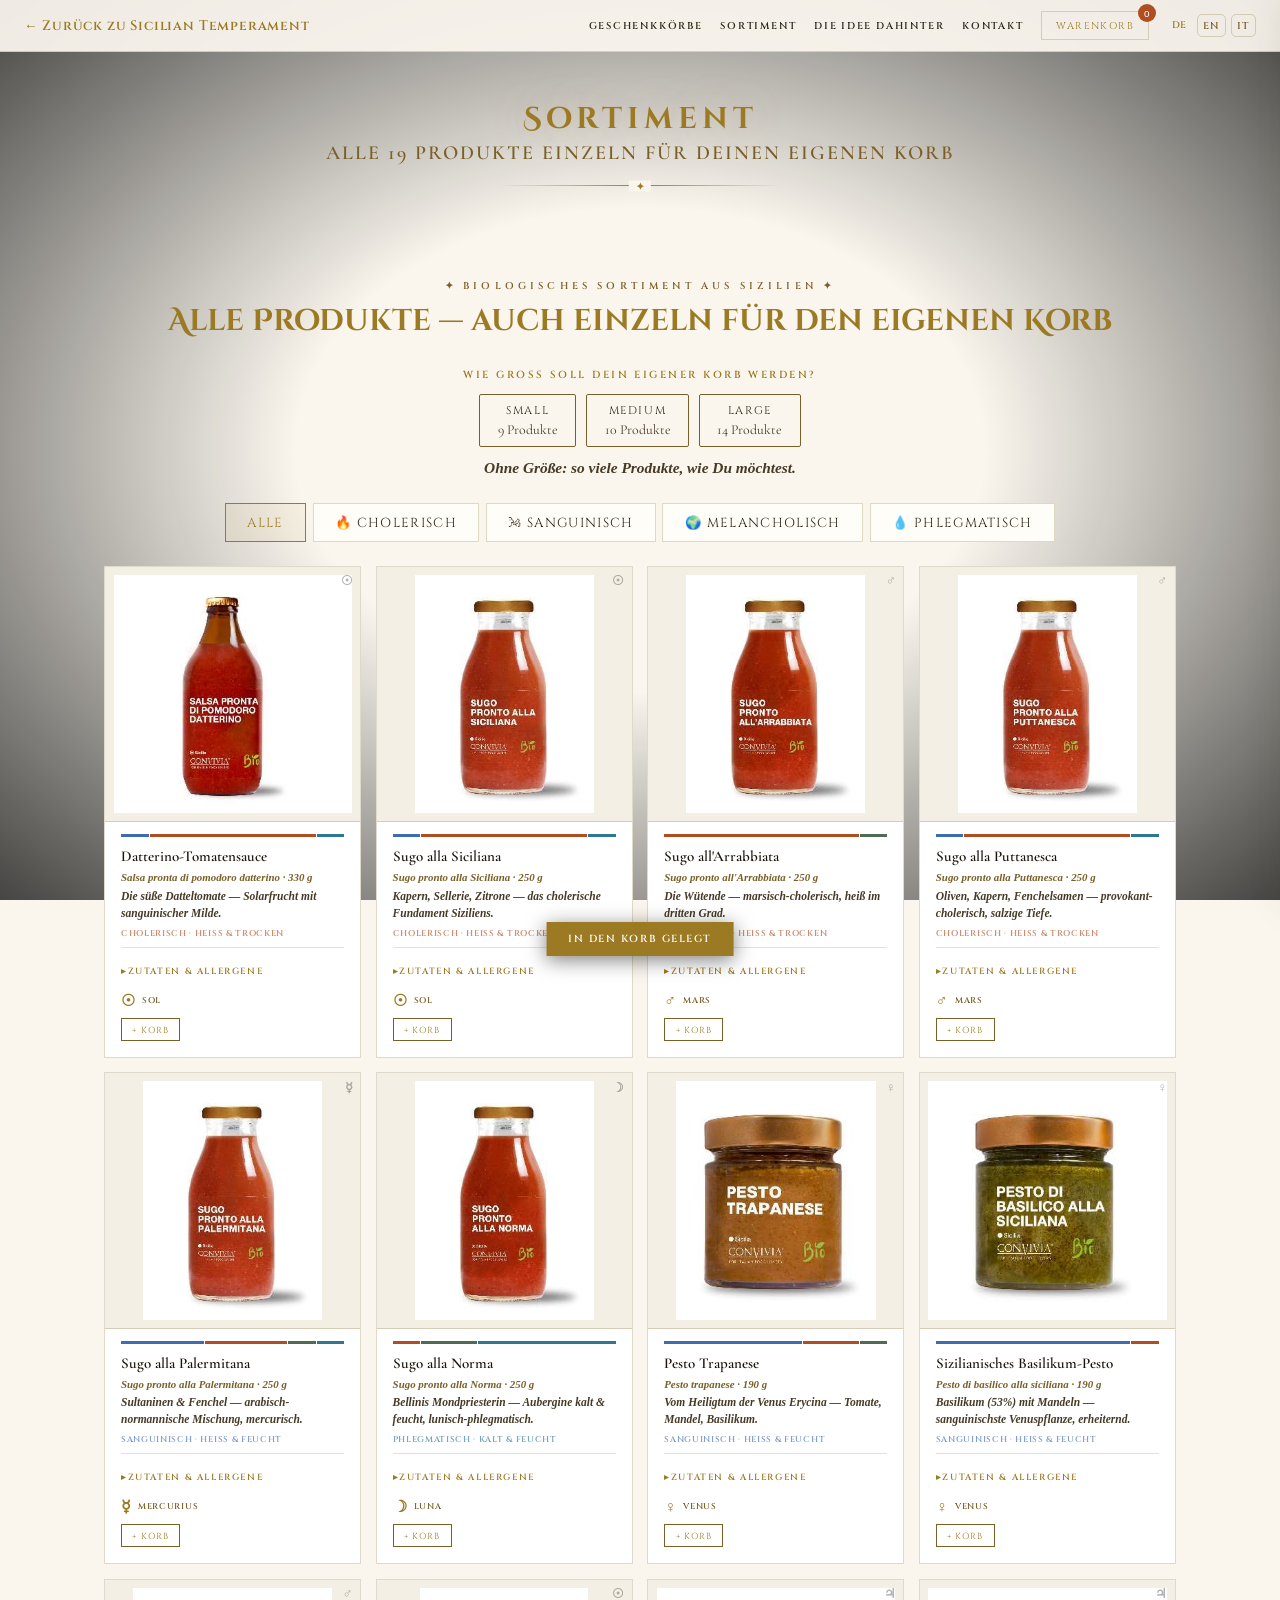
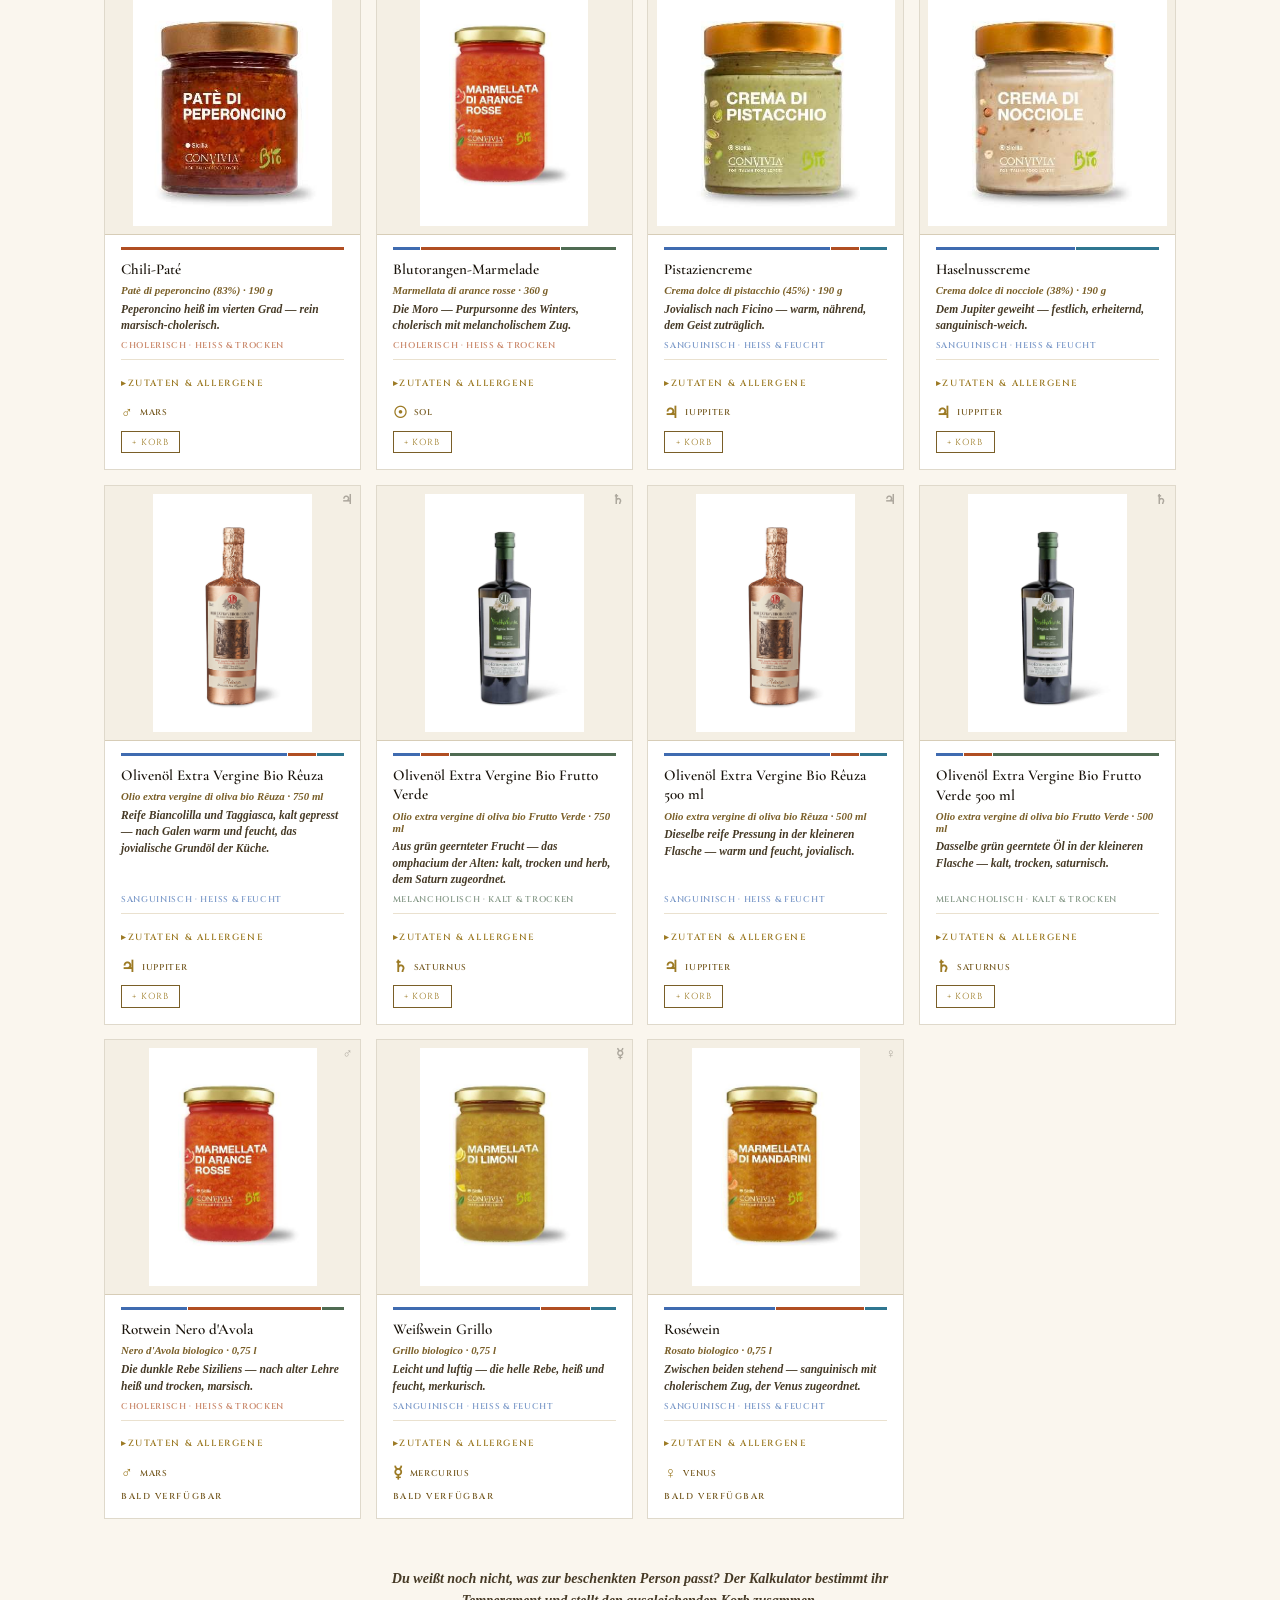
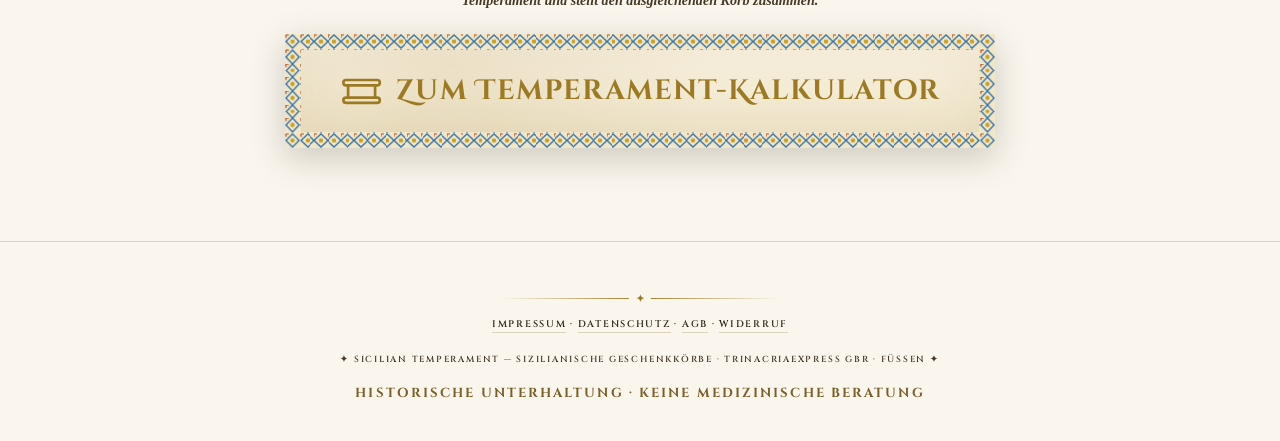
<file: 01_website/sortiment.html>
<!DOCTYPE html>
<html lang="de">
<head>
<meta charset="UTF-8">
<meta name="viewport" content="width=device-width, initial-scale=1.0">
<title>Sortiment — Alle Produkte einzeln · Sicilian Temperament</title>
<meta name="description" content="Alle 25 biologischen Delikatessen einzeln, gefiltert nach Temperament — stell Dir Deinen eigenen Geschenkkorb zusammen.">
<link rel="stylesheet" href="styles.css?v=35">
</head>
<body>
<div class="wrap">

<nav>
  <a class="nav-logo nav-back" href="index.html">← Zurück zu Sicilian Temperament</a>
  <div class="nav-links">
    <a href="index.html">Geschenkkörbe</a>
    <a href="sortiment.html">Sortiment</a>
    <a href="lehre.html">Die Idee dahinter</a>
    <a href="kontakt.html">Kontakt</a>
    <button class="cart-btn" onclick="toggleCart()">Warenkorb <span class="cart-count" id="cartCount">0</span></button>
    <span class="lang-switch">
      <span class="lang-cur">DE</span>
      <a href="https://siciliantemperament-org.translate.goog/sortiment.html?_x_tr_sl=de&amp;_x_tr_tl=en&amp;_x_tr_hl=de" rel="nofollow">EN</a>
      <a href="https://siciliantemperament-org.translate.goog/sortiment.html?_x_tr_sl=de&amp;_x_tr_tl=it&amp;_x_tr_hl=de" rel="nofollow">IT</a>
    </span>
  </div>
</nav>

<div class="hero" id="top">
  <h1>Sortiment</h1>
  <div class="hero-sub">Alle <span id="pAnzahl">25</span> Produkte einzeln für Deinen eigenen Korb</div>
  <div class="hdiv"></div>
</div>

<section id="shop">
  <div class="sec-label">✦ Biologisches Sortiment aus Sizilien ✦</div>
  <div class="sec-title">Alle Produkte — auch einzeln für den eigenen Korb</div>
  <div class="ziel-bar" id="zielBar"></div>

  <div class="shop-filters" id="shopFilters">
    <button class="fbtn on" onclick="filterShop('all',this)">Alle</button>
    <button class="fbtn" onclick="filterShop('chol',this)">🔥 Cholerisch</button>
    <button class="fbtn" onclick="filterShop('sang',this)">🌬 Sanguinisch</button>
    <button class="fbtn" onclick="filterShop('mel',this)">🌍 Melancholisch</button>
    <button class="fbtn" onclick="filterShop('phleg',this)">💧 Phlegmatisch</button>
  </div>
  <div class="shop-grid" id="shopGrid"></div>

  <div style="text-align:center;margin:3rem 0 1rem;">
    <div style="max-width:32rem;margin:0 auto 1.4rem;font-family:'IM Fell English',serif;font-style:italic;font-size:.88rem;color:var(--ink-faint);line-height:1.6;">
      Du weißt noch nicht, was zur beschenkten Person passt?
      Der Kalkulator bestimmt ihr Temperament und stellt den ausgleichenden Korb zusammen.
    </div>
    <a class="cta-kalk" href="kalkulator.html"><svg class="cta-kalk-ico" viewBox="0 0 64 40" aria-hidden="true"><rect x="5" y="3" width="54" height="8" rx="4"/><rect x="5" y="29" width="54" height="8" rx="4"/><path d="M12 11v18M52 11v18"/></svg><span>Zum Temperament-Kalkulator</span></a>
  </div>
</section>

<footer>
  <div class="hdiv"></div>
  <div class="footer-links">
    <a href="kontakt.html#rechtliches">Impressum</a> · <a href="kontakt.html#rechtliches">Datenschutz</a> · <a href="agb.html">AGB</a> · <a href="agb.html#widerruf">Widerruf</a>
  </div>
  <div class="colo" style="margin-top:1.2rem;">
    ✦ SICILIAN TEMPERAMENT — Sizilianische Geschenkkörbe · Trinacriaexpress GbR · Füssen ✦
  </div>
  <div class="footer-hinweis">Historische Unterhaltung · Keine medizinische Beratung</div>
</footer>

<div class="overlay" id="overlay" onclick="toggleCart()"></div>
<div class="cart-drawer" id="cartDrawer">
  <div class="cart-head"><h3>Warenkorb</h3><button class="cart-close" onclick="toggleCart()">×</button></div>
  <div class="cart-items" id="cartItems"></div>
  <div class="cart-foot">
    <div class="cart-ziel" id="cartZiel"></div>
    <button class="checkout-btn" onclick="checkout()">Zur Kasse</button>
    <div class="cart-note">Unser Webshop ist bald bereit — die Bestellfunktion ist noch im Aufbau.</div>
  </div>
</div>
<div class="toast" id="toast">In den Korb gelegt</div>

</div>
<script src="data.js?v=26"></script>
<script src="cart.js?v=26"></script>
<script src="nav.js?v=26"></script>
<script>
/* ============ SHOP (nur auf dieser Seite) ============ */
const dom=s=>{let m=-1,mi=0;s.forEach((v,i)=>{if(v>m){m=v;mi=i;}});return HK[mi];};
function stripe(s){const t=s.reduce((a,b)=>a+b,0)||1;
 return '<div class="pstripe">'+HK.map((k,i)=>s[i]>0?`<div class="pseg" style="width:${s[i]/t*100}%;background:${HUM[k].col}"></div>`:'').join('')+'</div>';}
/* ---- LMIV-Pflichtangaben -----------------------------------------------
   Art. 14 der Verordnung (EU) 1169/2011 verlangt im Fernabsatz, dass die
   Pflichtangaben schon vor dem Kauf verfuegbar sind. Allergene muessen nach
   Art. 21 im Zutatenverzeichnis hervorgehoben sein — das erledigt hervor().
   Nur das Mindesthaltbarkeitsdatum darf fehlen; es liegt der Lieferung bei. */
const esc=t=>String(t).replace(/&/g,'&amp;').replace(/</g,'&lt;').replace(/>/g,'&gt;');
function hervor(text,allergene){
 let h=esc(text);
 (allergene||[]).forEach(a=>{
  h=h.split(esc(a)).join('<strong class="palg">'+esc(a)+'</strong>');});
 return h;
}
function pflichtangaben(p){
 if(!p.lmiv) return `<details class="pinfo pinfo-fehlt"><summary>Zutaten &amp; Allergene</summary>
  <div class="pinfo-body"><p class="pinfo-warn">Die Pflichtangaben zu diesem Erzeugnis liegen uns
  noch nicht vor. Bitte frag uns vor einer Bestellung danach — wir reichen sie Dir nach.</p></div></details>`;
 const l=p.lmiv;
 return `<details class="pinfo"><summary>Zutaten &amp; Allergene</summary>
  <div class="pinfo-body">
   <p><span class="pinfo-lbl">Bezeichnung</span>${esc(l.bez)}</p>
   <p><span class="pinfo-lbl">Zutaten</span>${hervor(l.zut,l.alg)}</p>
   ${l.alg&&l.alg.length?`<p><span class="pinfo-lbl">Allergene</span>${l.alg.map(esc).join(', ')}</p>`:''}
   ${l.spur?`<p><span class="pinfo-lbl">Hinweis</span>${esc(l.spur)}</p>`:''}
   <p><span class="pinfo-lbl">Nettofüllmenge</span>${esc(p.g)}</p>
   <p class="pinfo-note">*Aus biologischem Anbau.</p>
   <p class="pinfo-warn">Nährwertangaben liegen uns noch nicht vor.</p>
  </div></details>`;
}
function card(p,i){const d=dom(p.s);
 const img=p.img||('images/produkte/'+String(i+1).padStart(2,'0')+'.jpg');
 return `<div class="pcard"><div class="pphoto"><img class="pphoto-img" src="${img}" alt="${p.n}" loading="lazy" onerror="this.closest('.pphoto').classList.add('noimg')"><div class="pphoto-ph"><span class="pphoto-gl">${p.pl}</span><span class="pphoto-tx">Foto folgt</span></div></div>${stripe(p.s)}<div class="pcorner">${p.pl}</div>
 <div class="pname">${p.n}</div><div class="pit">${p.it} · ${p.g}</div>
 <div class="pwhy">${p.w}</div>
 <div class="phumor" style="color:${HUM[d].col}">${HUM[d].name} · ${HUM[d].q}</div>
 ${pflichtangaben(p)}
 <div class="pplanet"><span class="pplanet-glyph">${p.pl}</span>${PLANET[p.pl]||''}</div>
 <div class="pfoot">${p.platzhalter
  ?'<span class="pbald">Bald verfügbar</span>'
  :`<button class="addbtn" onclick="addCart(${i})">+ Korb</button>`}</div></div>`;}
function renderShop(f){document.getElementById('shopGrid').innerHTML=
 P.map((p,i)=>(f&&f!=='all'&&dom(p.s)!==f)?'':card(p,i)).join('');}
function filterShop(f,btn){document.querySelectorAll('#shopFilters .fbtn').forEach(b=>b.classList.remove('on'));btn.classList.add('on');renderShop(f);}
renderShop('all');
renderZiel();
/* Zahl aus den Daten, damit sie beim Erweitern des Sortiments mitwaechst */
document.getElementById('pAnzahl').textContent=P.length;
</script>
</body>
</html>
</file>
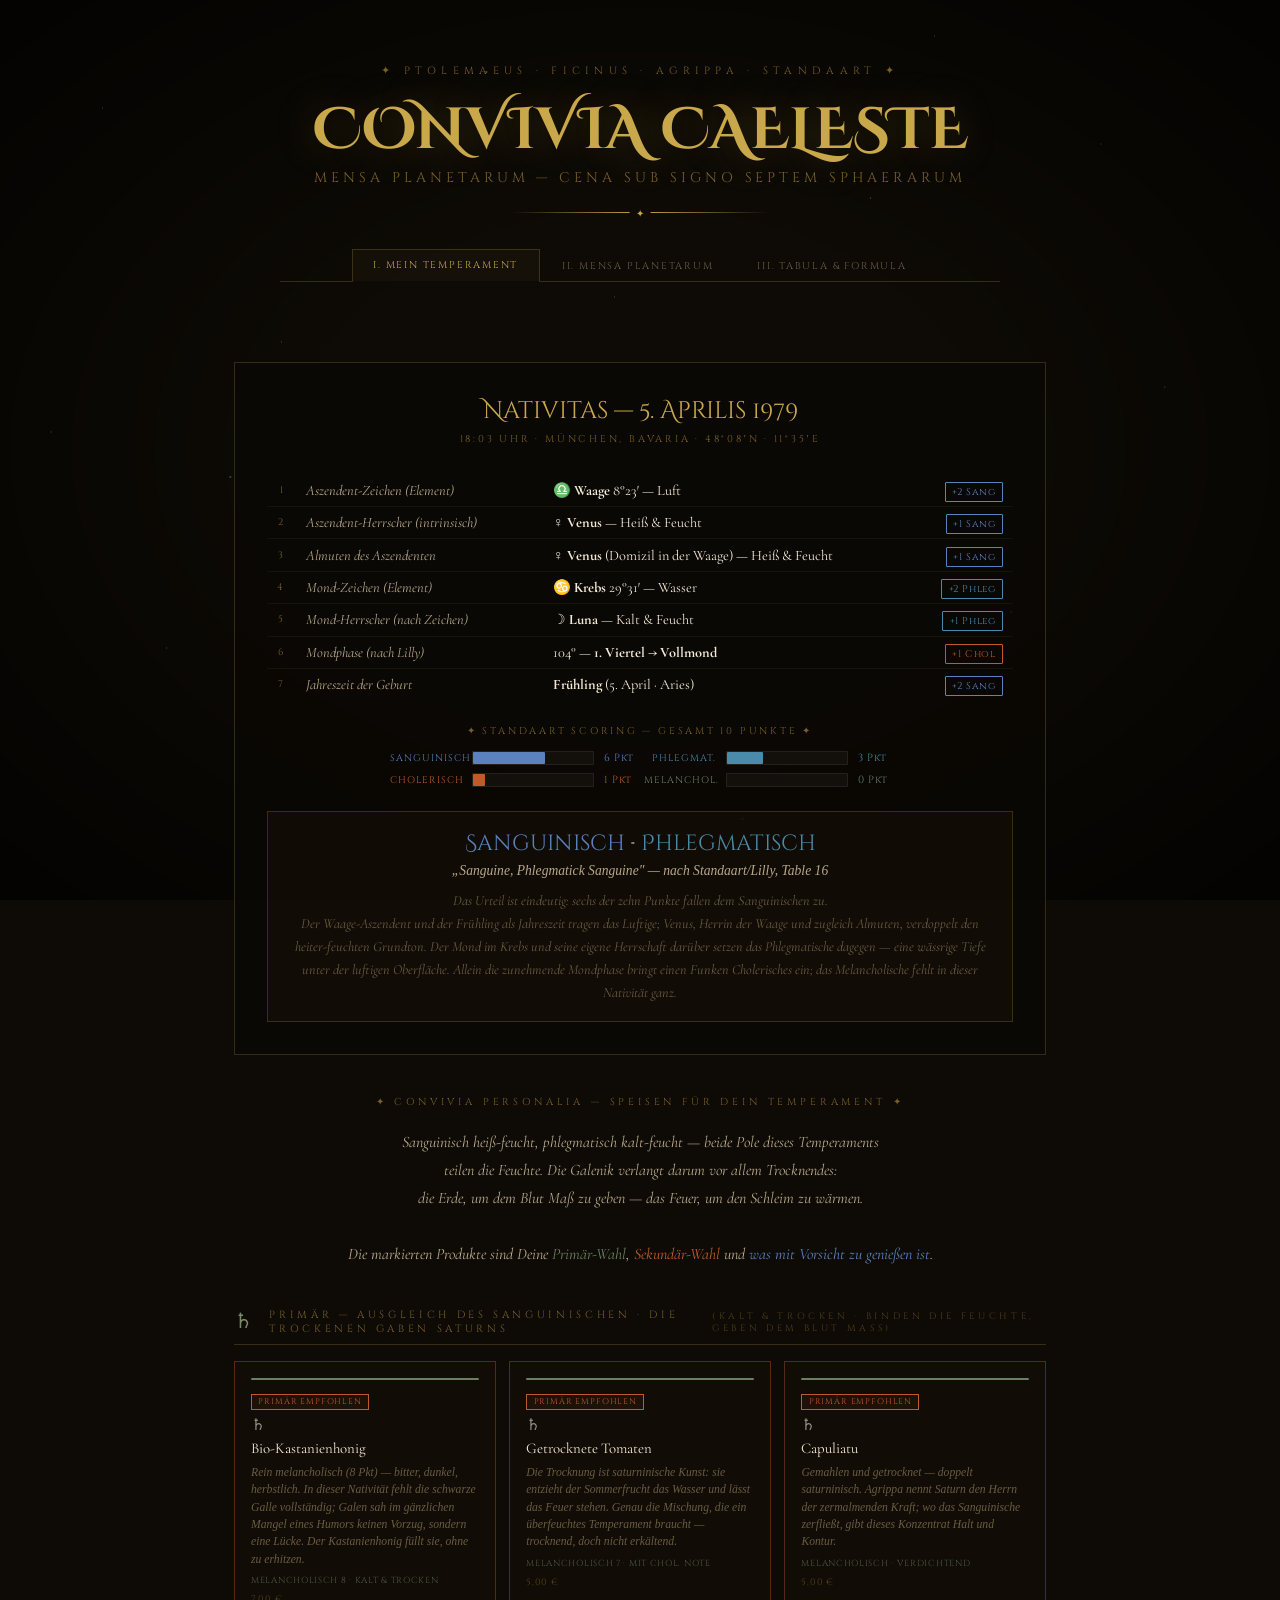
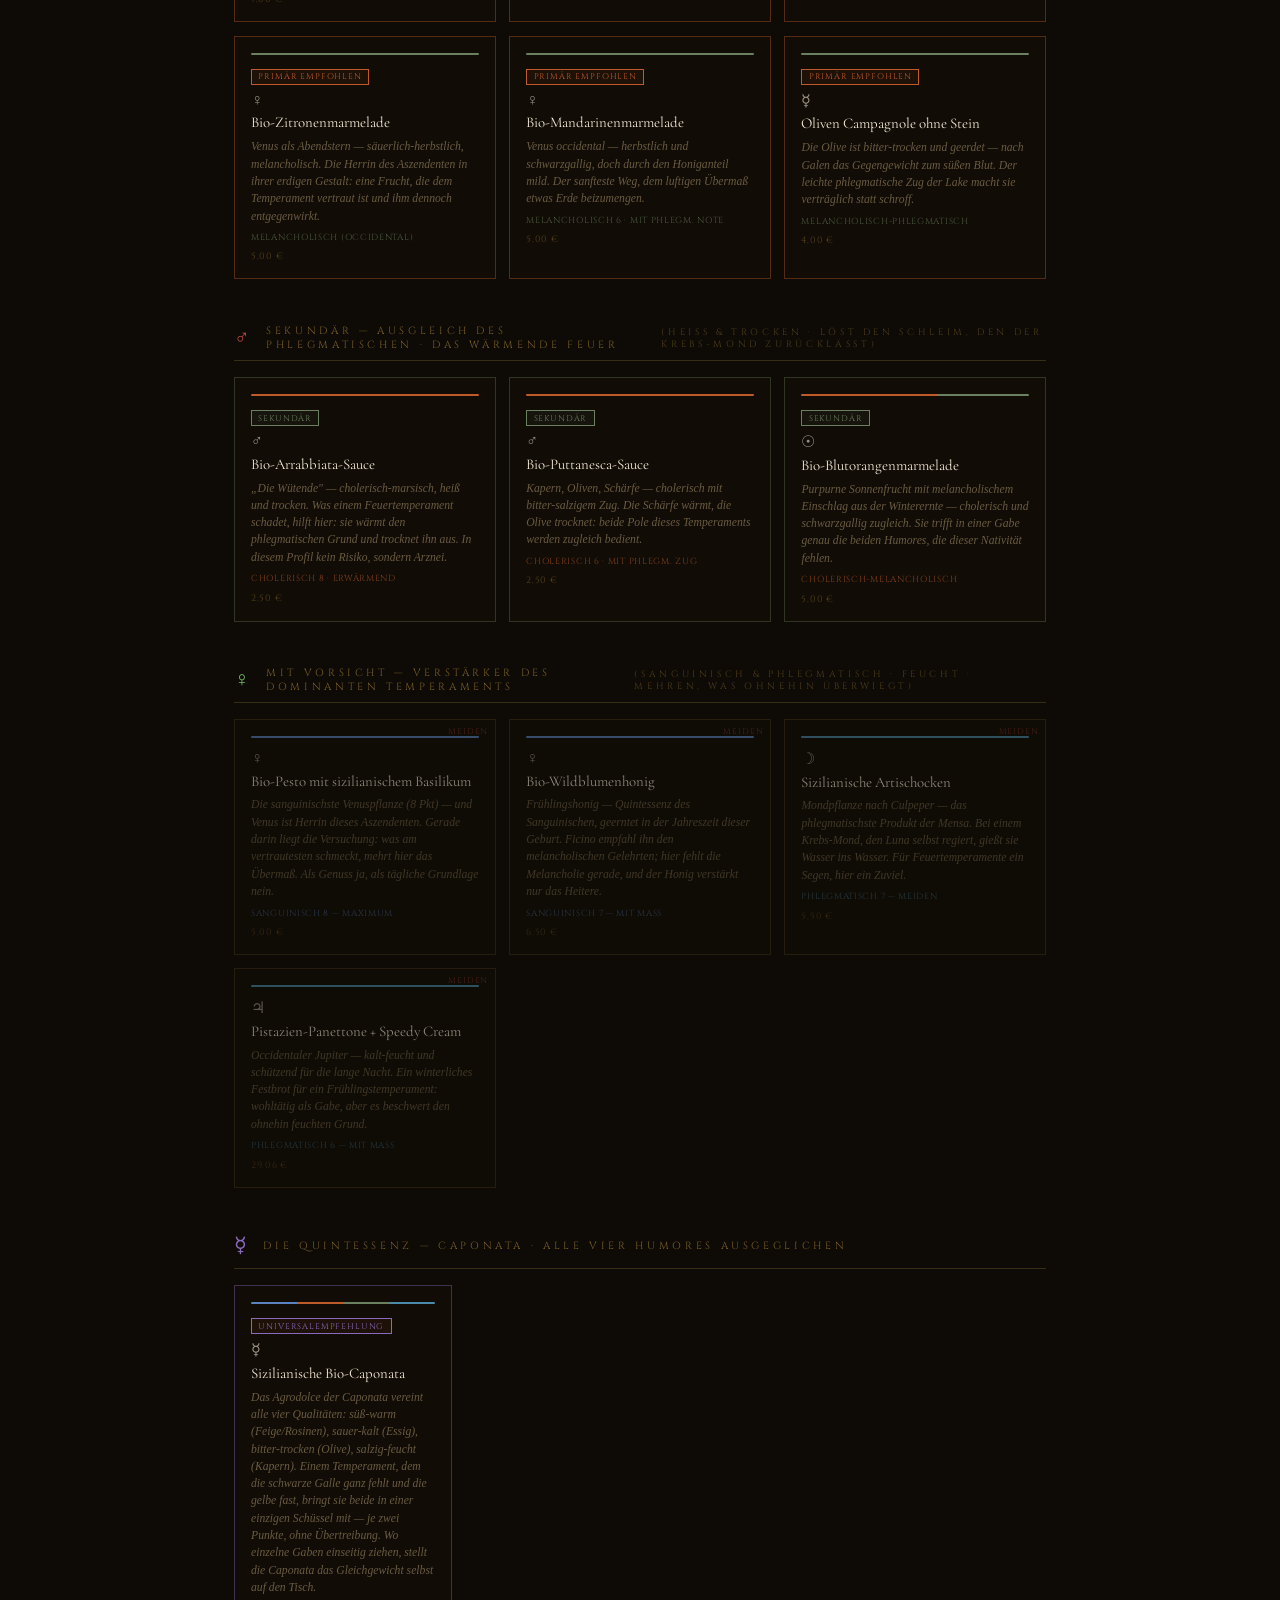
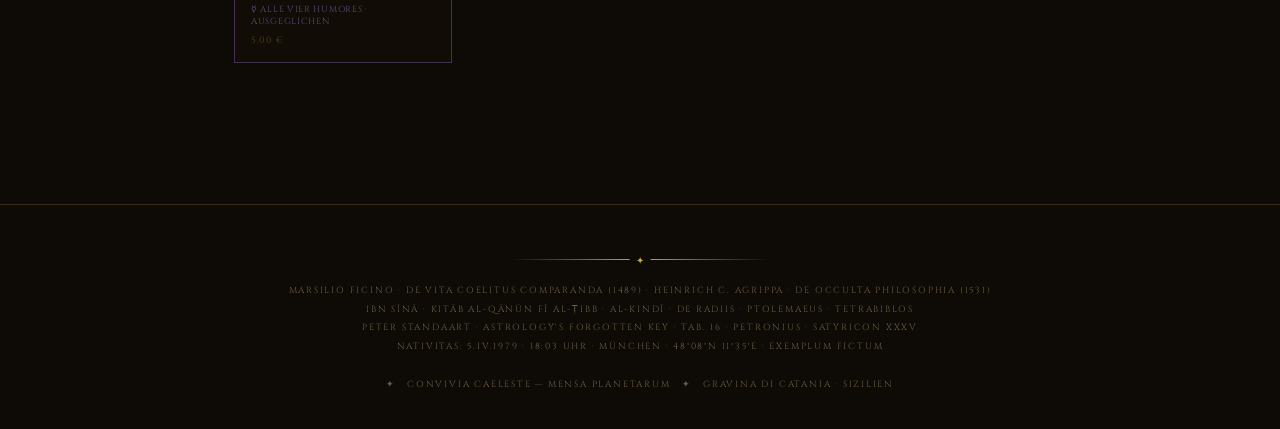
<file: 02_kalkulator-vollversion/convivia-caeleste.html>
<!DOCTYPE html>
<html lang="de">
<head>
<meta charset="UTF-8">
<meta name="viewport" content="width=device-width, initial-scale=1.0">
<title>CONVIVIA CAELESTE — Mensa Planetarum</title>
<style>
  @import url('https://fonts.googleapis.com/css2?family=IM+Fell+English:ital@0;1&family=Cinzel+Decorative:wght@400;700&family=Cinzel:wght@400;600&family=Cormorant+Garamond:ital,wght@0,300;0,400;1,300;1,400&display=swap');

  :root {
    --gold: #c9a84c; --gold-dim: #7a5f28;
    --ink: #f5ead8; --ink-dim: #b8a88a; --ink-faint: #6b5c42;
    --border: rgba(201,168,76,0.22);
    --saturn: #7a8a6a; --jupiter: #6a7abf; --mars: #bf4a3a;
    --sol: #d4a020; --venus: #7abf6a; --mercury: #8a6abf; --luna: #aab8c8;
    --sang: #5a82bf; --chol: #bf5a2a; --mel: #6a8060; --phleg: #4a8aaa;
  }
  * { margin:0; padding:0; box-sizing:border-box; }
  body {
    background: #0e0b06; color: var(--ink);
    font-family: 'IM Fell English', serif; min-height:100vh; overflow-x:hidden;
  }
  body::before {
    content:''; position:fixed; inset:0; pointer-events:none; z-index:0;
    background-image:
      radial-gradient(1px 1px at 8% 12%, rgba(255,255,200,.5) 0%, transparent 100%),
      radial-gradient(1.5px 1.5px at 38% 8%, rgba(255,255,200,.6) 0%, transparent 100%),
      radial-gradient(1px 1px at 68% 22%, rgba(255,255,200,.4) 0%, transparent 100%),
      radial-gradient(1.5px 1.5px at 79% 68%, rgba(255,255,200,.5) 0%, transparent 100%),
      radial-gradient(1px 1px at 13% 72%, rgba(255,255,200,.4) 0%, transparent 100%),
      radial-gradient(1.5px 1.5px at 58% 91%, rgba(255,255,200,.5) 0%, transparent 100%),
      radial-gradient(1px 1px at 22% 38%, rgba(255,255,200,.3) 0%, transparent 100%),
      radial-gradient(1px 1px at 91% 43%, rgba(255,255,200,.3) 0%, transparent 100%),
      radial-gradient(1px 1px at 48% 33%, rgba(255,255,200,.25) 0%, transparent 100%),
      radial-gradient(1px 1px at 73% 4%, rgba(255,255,200,.4) 0%, transparent 100%),
      radial-gradient(1px 1px at 4% 48%, rgba(255,255,200,.38) 0%, transparent 100%),
      radial-gradient(1.5px 1.5px at 18% 53%, rgba(255,255,200,.35) 0%, transparent 100%),
      radial-gradient(1px 1px at 86% 16%, rgba(255,255,200,.3) 0%, transparent 100%),
      radial-gradient(1px 1px at 33% 83%, rgba(255,255,200,.25) 0%, transparent 100%),
      radial-gradient(1px 1px at 55% 58%, rgba(255,255,200,.28) 0%, transparent 100%);
  }
  body::after {
    content:''; position:fixed; inset:0; pointer-events:none; z-index:0;
    background: radial-gradient(ellipse at center, transparent 38%, rgba(0,0,0,.72) 100%);
  }
  .wrapper { position:relative; z-index:1; }

  /* ===== HEADER ===== */
  header { text-align:center; padding:4rem 2rem 2rem; }
  .horna {
    font-family:'Cinzel',serif; font-size:.66rem; letter-spacing:.5em;
    color:var(--gold-dim); text-transform:uppercase; margin-bottom:1.3rem;
  }
  h1 {
    font-family:'Cinzel Decorative',serif;
    font-size:clamp(1.7rem,4.8vw,3.6rem);
    color:var(--gold); text-shadow:0 0 40px rgba(201,168,76,.28);
    line-height:1.1; margin-bottom:.35rem;
  }
  .subtitle {
    font-family:'Cinzel',serif; font-size:clamp(.65rem,1.5vw,.88rem);
    color:var(--gold-dim); letter-spacing:.28em; text-transform:uppercase; margin-bottom:1.6rem;
  }
  .hdiv {
    width:260px; height:1px;
    background:linear-gradient(to right,transparent,var(--gold),transparent);
    margin:1.2rem auto; position:relative;
  }
  .hdiv::before {
    content:'✦'; position:absolute; top:50%; left:50%;
    transform:translate(-50%,-50%);
    color:var(--gold); background:#0e0b06; padding:0 .4rem; font-size:.62rem;
  }

  /* ===== NAV TABS ===== */
  .nav-tabs {
    display:flex; justify-content:center; gap:0;
    max-width:720px; margin:2.2rem auto 0;
    border-bottom:1px solid var(--border); flex-wrap:wrap;
  }
  .nav-tab {
    font-family:'Cinzel',serif; font-size:.62rem; letter-spacing:.18em;
    text-transform:uppercase; padding:.55rem 1.3rem; cursor:pointer;
    color:var(--ink-faint); border:1px solid transparent; border-bottom:none;
    background:transparent; transition:all .22s; margin-bottom:-1px;
  }
  .nav-tab:hover { color:var(--ink-dim); }
  .nav-tab.active {
    color:var(--gold); border-color:var(--border);
    border-bottom:1px solid #0e0b06; background:rgba(201,168,76,.04);
  }
  .panel { display:none; }
  .panel.active { display:block; }

  /* ===== PERSÖNLICHE TAFEL ===== */
  .natal-box {
    max-width:860px; margin:3rem auto; padding:0 1.5rem;
  }

  /* Großes Scoring-Diagramm */
  .natal-card {
    border:1px solid var(--border); background:rgba(10,8,4,.8);
    padding:2rem; margin-bottom:2rem;
  }
  .natal-title {
    font-family:'Cinzel Decorative',serif; font-size:clamp(1rem,2.2vw,1.5rem);
    color:var(--gold); text-align:center; margin-bottom:.3rem;
  }
  .natal-subtitle {
    font-family:'Cinzel',serif; font-size:.62rem; letter-spacing:.28em;
    color:var(--gold-dim); text-align:center; text-transform:uppercase;
    margin-bottom:1.8rem;
  }

  /* Faktoren-Tabelle */
  .factor-table { width:100%; border-collapse:collapse; margin-bottom:1.5rem; }
  .factor-table tr { border-bottom:1px solid rgba(201,168,76,.07); }
  .factor-table tr:last-child { border-bottom:none; }
  .factor-table td {
    padding:.45rem .6rem; font-family:'Cormorant Garamond',serif; font-size:.9rem;
    color:var(--ink-dim); vertical-align:middle;
  }
  .factor-table td.fnum {
    font-family:'Cinzel',serif; font-size:.6rem; letter-spacing:.1em;
    color:var(--gold-dim); width:1.5rem; text-align:right; padding-right:.8rem;
  }
  .factor-table td.fname { font-style:italic; }
  .factor-table td.fval { color:var(--ink); font-weight:400; }
  .factor-table td.fpts { width:3rem; text-align:right; }
  .factor-table td.fpts span {
    font-family:'Cinzel',serif; font-size:.62rem;
    letter-spacing:.08em; padding:.12rem .4rem; border:1px solid; border-radius:1px;
  }
  .sang-c { color:var(--sang); border-color:var(--sang) !important; }
  .chol-c { color:var(--chol); border-color:var(--chol) !important; }
  .mel-c  { color:var(--mel);  border-color:var(--mel)  !important; }
  .phleg-c{ color:var(--phleg);border-color:var(--phleg)!important; }

  /* Ergebnis-Balken */
  .result-section { margin-top:1.5rem; }
  .result-label {
    font-family:'Cinzel',serif; font-size:.62rem; letter-spacing:.28em;
    color:var(--gold-dim); text-transform:uppercase; margin-bottom:.8rem; text-align:center;
  }
  .result-bars { display:grid; grid-template-columns:1fr 1fr; gap:.5rem; max-width:500px; margin:0 auto; }
  .rbar-row { display:flex; align-items:center; gap:.6rem; }
  .rbar-label {
    font-family:'Cinzel',serif; font-size:.6rem; letter-spacing:.1em;
    text-transform:uppercase; width:4.5rem; text-align:right; flex-shrink:0;
  }
  .rbar-track {
    flex:1; height:14px; background:rgba(255,255,255,.04);
    border:1px solid rgba(255,255,255,.07); border-radius:1px; overflow:hidden;
  }
  .rbar-fill { height:100%; border-radius:1px; transition:width .8s ease; }
  .rbar-pts {
    font-family:'Cinzel',serif; font-size:.65rem; letter-spacing:.05em;
    width:2rem; text-align:left; flex-shrink:0;
  }

  .verdict {
    text-align:center; margin-top:1.5rem; padding:1rem;
    border:1px solid var(--border); background:rgba(201,168,76,.03);
  }
  .verdict-main {
    font-family:'Cinzel Decorative',serif; font-size:clamp(1rem,2vw,1.4rem);
    margin-bottom:.3rem;
  }
  .verdict-lilly {
    font-family:'IM Fell English',serif; font-style:italic;
    font-size:.85rem; color:var(--ink-dim);
  }
  .verdict-detail {
    font-family:'Cormorant Garamond',serif; font-style:italic;
    font-size:.88rem; color:var(--ink-faint); margin-top:.6rem; line-height:1.65;
  }

  /* ===== EMPFEHLUNG ===== */
  .rec-section { max-width:1050px; margin:0 auto; padding:0 1.5rem 4rem; }
  .rec-intro {
    font-family:'Cormorant Garamond',serif; font-style:italic;
    font-size:1rem; color:var(--ink-dim); line-height:1.75;
    text-align:center; max-width:640px; margin:0 auto 2.5rem;
  }

  .rec-group { margin-bottom:2.8rem; }
  .rec-group-title {
    font-family:'Cinzel',serif; font-size:.65rem; letter-spacing:.35em;
    text-transform:uppercase; color:var(--gold-dim);
    margin-bottom:1rem; padding-bottom:.5rem;
    border-bottom:1px solid var(--border); display:flex; align-items:center; gap:.8rem;
  }
  .rec-group-title span.sigil { font-size:1.3rem; }

  .rec-grid {
    display:grid; grid-template-columns:repeat(auto-fill, minmax(200px,1fr)); gap:.85rem;
  }
  .rec-card {
    background:rgba(18,13,7,.85); border:1px solid var(--border);
    padding:1rem; position:relative; transition:all .28s;
  }
  .rec-card:hover { transform:translateY(-2px); }
  .rec-card.primary { border-color:rgba(191,90,42,.4); }
  .rec-card.secondary { border-color:rgba(106,128,96,.35); }
  .rec-card.avoid { opacity:.55; }
  .rec-card.avoid::after {
    content:'Meiden'; position:absolute; top:.35rem; right:.4rem;
    font-family:'Cinzel',serif; font-size:.52rem; letter-spacing:.1em;
    color:rgba(191,74,58,.6); text-transform:uppercase;
  }

  .rec-planet {
    font-size:1rem; margin-bottom:.3rem; opacity:.6;
  }
  .rec-name {
    font-family:'Cormorant Garamond',serif; font-size:.93rem;
    color:var(--ink); line-height:1.3; margin-bottom:.35rem;
  }
  .rec-why {
    font-family:'IM Fell English',serif; font-style:italic;
    font-size:.73rem; color:var(--ink-faint); line-height:1.48;
  }
  .rec-dosha {
    font-family:'Cinzel',serif; font-size:.55rem; letter-spacing:.08em;
    text-transform:uppercase; margin-top:.4rem; opacity:.65;
  }
  .rec-price {
    font-family:'Cinzel',serif; font-size:.58rem; letter-spacing:.08em;
    color:var(--gold-dim); margin-top:.45rem; opacity:.65;
  }

  /* Primaer/Sekundaer Indikatoren */
  .badge-prime {
    display:inline-block; font-family:'Cinzel',serif; font-size:.52rem;
    letter-spacing:.1em; text-transform:uppercase;
    padding:.1rem .4rem; margin-bottom:.35rem;
    color:var(--chol); border:1px solid var(--chol); background:rgba(191,90,42,.07);
  }
  .badge-sec {
    display:inline-block; font-family:'Cinzel',serif; font-size:.52rem;
    letter-spacing:.1em; text-transform:uppercase;
    padding:.1rem .4rem; margin-bottom:.35rem;
    color:var(--mel); border:1px solid var(--mel); background:rgba(106,128,96,.07);
  }
  .badge-contra {
    display:inline-block; font-family:'Cinzel',serif; font-size:.52rem;
    letter-spacing:.1em; text-transform:uppercase;
    padding:.1rem .4rem; margin-bottom:.35rem;
    color:var(--phleg); border:1px solid var(--phleg); background:rgba(74,138,170,.07);
  }

  /* Score-Streifen an der Karte */
  .card-stripe {
    height:2px; width:100%; margin-bottom:.65rem; border-radius:1px;
  }
  .stripe-chol { background:var(--chol); }
  .stripe-mel  { background:var(--mel); }
  .stripe-sang { background:var(--sang); }
  .stripe-phleg{ background:var(--phleg); }
  .stripe-cm   { background:linear-gradient(to right,var(--chol) 50%,var(--mel) 50%); }

  /* ===== ALLGEMEINE MENSA (Tab 3) ===== */
  .filter-area { max-width:900px; margin:0 auto; padding:0 1.5rem; }
  .fgl {
    font-family:'Cinzel',serif; font-size:.58rem; letter-spacing:.28em;
    color:var(--ink-faint); text-transform:uppercase; text-align:center;
    margin:1.2rem 0 .4rem;
  }
  .filter-bar { display:flex; flex-wrap:wrap; justify-content:center; gap:.35rem; }
  .fbtn {
    font-family:'Cinzel',serif; font-size:.6rem; letter-spacing:.1em;
    text-transform:uppercase; border:1px solid var(--border);
    background:rgba(0,0,0,.4); color:var(--ink-dim); padding:.3rem .8rem;
    cursor:pointer; transition:all .22s; border-radius:1px;
  }
  .fbtn:hover { border-color:var(--gold); color:var(--gold); }
  .fbtn.act-p { border-color:var(--gold); color:var(--gold); background:rgba(201,168,76,.07); }
  .fbtn.t-chol.act-t { border-color:var(--chol);color:var(--chol);background:rgba(191,90,42,.08); }
  .fbtn.t-mel.act-t  { border-color:var(--mel); color:var(--mel); background:rgba(106,128,96,.08); }
  .fbtn.t-sang.act-t { border-color:var(--sang);color:var(--sang);background:rgba(90,130,191,.08); }
  .fbtn.t-phleg.act-t{ border-color:var(--phleg);color:var(--phleg);background:rgba(74,138,170,.08); }

  .mensa-full { max-width:1080px; margin:0 auto; padding:2rem 1.5rem 4rem; }
  .planet-section { margin-bottom:3rem; opacity:0; transform:translateY(20px); animation:fuA .6s ease forwards; }
  @keyframes fuA { to { opacity:1; transform:translateY(0); } }
  .planet-section:nth-child(1){animation-delay:.05s}.planet-section:nth-child(2){animation-delay:.10s}
  .planet-section:nth-child(3){animation-delay:.15s}.planet-section:nth-child(4){animation-delay:.20s}
  .planet-section:nth-child(5){animation-delay:.25s}.planet-section:nth-child(6){animation-delay:.30s}
  .planet-section:nth-child(7){animation-delay:.35s}.planet-section.hidden{display:none;}

  .planet-header {
    display:flex; align-items:flex-start; gap:1rem;
    margin-bottom:1rem; padding-bottom:.7rem;
    border-bottom:1px solid var(--border); flex-wrap:wrap;
  }
  .planet-sigil { font-size:2.3rem; line-height:1; flex-shrink:0; filter:drop-shadow(0 0 6px currentColor); }
  .planet-info { flex:1; min-width:160px; }
  .planet-name { font-family:'Cinzel Decorative',serif; font-size:clamp(1rem,2.1vw,1.6rem); line-height:1.1; margin-bottom:.15rem; }
  .planet-meta { font-family:'Cinzel',serif; font-size:.6rem; letter-spacing:.2em; text-transform:uppercase; color:var(--ink-dim); opacity:.65; margin-bottom:.25rem; }
  .tbadge {
    display:inline-block; font-family:'Cinzel',serif; font-size:.55rem;
    letter-spacing:.1em; text-transform:uppercase; padding:.1rem .45rem;
    border:1px solid; border-radius:1px; margin-right:.22rem; margin-bottom:.22rem;
  }
  .tbadge.sang{color:var(--sang);border-color:var(--sang);background:rgba(90,130,191,.06);}
  .tbadge.chol{color:var(--chol);border-color:var(--chol);background:rgba(191,90,42,.06);}
  .tbadge.mel {color:var(--mel); border-color:var(--mel); background:rgba(106,128,96,.06);}
  .tbadge.phleg{color:var(--phleg);border-color:var(--phleg);background:rgba(74,138,170,.06);}
  .tbadge.dim{color:var(--ink-faint);border-color:var(--ink-faint);}
  .ztag-row{display:flex;gap:.25rem;flex-wrap:wrap;margin-top:.3rem;}
  .ztag{font-family:'Cinzel',serif;font-size:.55rem;letter-spacing:.07em;padding:.08rem .35rem;border:1px solid;border-radius:2px;opacity:.45;}
  .planet-doctrine{font-family:'Cormorant Garamond',serif;font-style:italic;font-size:.88rem;color:var(--ink-dim);max-width:420px;line-height:1.55;align-self:center;}

  .sat .planet-sigil,.sat .planet-name{color:var(--saturn);}
  .sat .ztag{border-color:var(--saturn);color:var(--saturn);}
  .sat .planet-header{border-color:rgba(122,138,106,.3);}
  .sat .product-card:hover{border-color:var(--saturn);box-shadow:0 4px 16px rgba(122,138,106,.17);}
  .jup .planet-sigil,.jup .planet-name{color:var(--jupiter);}
  .jup .ztag{border-color:var(--jupiter);color:var(--jupiter);}
  .jup .planet-header{border-color:rgba(106,122,191,.3);}
  .jup .product-card:hover{border-color:var(--jupiter);box-shadow:0 4px 16px rgba(106,122,191,.17);}
  .mar .planet-sigil,.mar .planet-name{color:var(--mars);}
  .mar .ztag{border-color:var(--mars);color:var(--mars);}
  .mar .planet-header{border-color:rgba(191,74,58,.3);}
  .mar .product-card:hover{border-color:var(--mars);box-shadow:0 4px 16px rgba(191,74,58,.17);}
  .sol .planet-sigil,.sol .planet-name{color:var(--sol);}
  .sol .ztag{border-color:var(--sol);color:var(--sol);}
  .sol .planet-header{border-color:rgba(212,160,32,.3);}
  .sol .product-card:hover{border-color:var(--sol);box-shadow:0 4px 16px rgba(212,160,32,.17);}
  .ven .planet-sigil,.ven .planet-name{color:var(--venus);}
  .ven .ztag{border-color:var(--venus);color:var(--venus);}
  .ven .planet-header{border-color:rgba(122,191,106,.3);}
  .ven .product-card:hover{border-color:var(--venus);box-shadow:0 4px 16px rgba(122,191,106,.17);}
  .mer .planet-sigil,.mer .planet-name{color:var(--mercury);}
  .mer .ztag{border-color:var(--mercury);color:var(--mercury);}
  .mer .planet-header{border-color:rgba(138,106,191,.3);}
  .mer .product-card:hover{border-color:var(--mercury);box-shadow:0 4px 16px rgba(138,106,191,.17);}
  .lun .planet-sigil,.lun .planet-name{color:var(--luna);}
  .lun .ztag{border-color:var(--luna);color:var(--luna);}
  .lun .planet-header{border-color:rgba(170,184,200,.3);}
  .lun .product-card:hover{border-color:var(--luna);box-shadow:0 4px 16px rgba(170,184,200,.17);}

  .products-grid{display:grid;grid-template-columns:repeat(auto-fill,minmax(188px,1fr));gap:.75rem;}
  .product-card{background:rgba(18,13,7,.85);border:1px solid var(--border);padding:.88rem;position:relative;transition:all .26s;}
  .product-card:hover{transform:translateY(-2px);}
  .sbar-wrap{display:flex;gap:1px;height:2px;margin-bottom:.6rem;}
  .sseg{height:100%;border-radius:1px;}
  .sseg.sang{background:var(--sang)}.sseg.chol{background:var(--chol)}.sseg.mel{background:var(--mel)}.sseg.phleg{background:var(--phleg)}
  .product-corner{position:absolute;top:.32rem;right:.42rem;font-size:.78rem;opacity:.28;}
  .product-name{font-family:'Cormorant Garamond',serif;font-size:.91rem;color:var(--ink);line-height:1.3;margin-bottom:.28rem;padding-right:.9rem;}
  .product-reason{font-family:'IM Fell English',serif;font-style:italic;font-size:.72rem;color:var(--ink-faint);line-height:1.46;}
  .phum{font-family:'Cinzel',serif;font-size:.55rem;letter-spacing:.08em;text-transform:uppercase;margin-top:.3rem;opacity:.6;}
  .phum.sang{color:var(--sang)}.phum.chol{color:var(--chol)}.phum.mel{color:var(--mel)}.phum.phleg{color:var(--phleg)}
  .pprice{font-family:'Cinzel',serif;font-size:.58rem;letter-spacing:.07em;color:var(--gold-dim);margin-top:.45rem;opacity:.62;}
  .toggle-score{font-family:'Cinzel',serif;font-size:.54rem;letter-spacing:.08em;text-transform:uppercase;color:var(--gold-dim);cursor:pointer;margin-top:.45rem;display:block;opacity:.55;background:none;border:none;padding:0;}
  .toggle-score:hover{opacity:1;}
  .score-breakdown{display:none;margin-top:.45rem;border-top:1px solid rgba(201,168,76,.1);padding-top:.4rem;}
  .score-breakdown.open{display:block;}
  .score-row{display:flex;justify-content:space-between;font-family:'Cinzel',serif;font-size:.54rem;letter-spacing:.07em;text-transform:uppercase;color:var(--ink-faint);padding:.15rem 0;gap:.4rem;}
  .score-row .sc.sang{color:var(--sang)}.score-row .sc.chol{color:var(--chol)}.score-row .sc.mel{color:var(--mel)}.score-row .sc.phleg{color:var(--phleg)}
  .score-total{display:flex;justify-content:space-between;font-family:'Cinzel',serif;font-size:.57rem;letter-spacing:.08em;text-transform:uppercase;border-top:1px solid rgba(201,168,76,.12);padding-top:.28rem;margin-top:.18rem;color:var(--gold-dim);}
  .dlabel{display:inline-block;font-family:'Cinzel',serif;font-size:.57rem;letter-spacing:.1em;text-transform:uppercase;margin-top:.28rem;padding:.15rem .45rem;border:1px solid;}
  .dlabel.sang{color:var(--sang);border-color:var(--sang)}.dlabel.chol{color:var(--chol);border-color:var(--chol)}.dlabel.mel{color:var(--mel);border-color:var(--mel)}.dlabel.phleg{color:var(--phleg);border-color:var(--phleg)}

  .sdiv{display:flex;align-items:center;gap:.7rem;margin:1rem 0;opacity:.2;}
  .sdiv::before,.sdiv::after{content:'';flex:1;height:1px;background:var(--gold);}
  .sdiv span{color:var(--gold);font-size:.68rem;}

  /* Tabula & Formel */
  .temp-section{max-width:960px;margin:2.5rem auto 1rem;padding:0 1.5rem;}
  .slabel{font-family:'Cinzel',serif;font-size:.63rem;letter-spacing:.38em;text-transform:uppercase;color:var(--gold-dim);text-align:center;margin-bottom:1.2rem;}
  .ttable{width:100%;border-collapse:collapse;font-family:'Cormorant Garamond',serif;font-size:.86rem;}
  .ttable th{font-family:'Cinzel',serif;font-size:.6rem;letter-spacing:.12em;text-transform:uppercase;padding:.62rem .85rem;text-align:center;border-bottom:1px solid var(--border);}
  .ttable th.rh{color:var(--gold-dim);text-align:left;}
  .ttable th.sang{color:var(--sang);border-bottom-color:var(--sang);}
  .ttable th.chol{color:var(--chol);border-bottom-color:var(--chol);}
  .ttable th.mel{color:var(--mel);border-bottom-color:var(--mel);}
  .ttable th.phleg{color:var(--phleg);border-bottom-color:var(--phleg);}
  .ttable td{padding:.48rem .85rem;text-align:center;color:var(--ink-dim);border-bottom:1px solid rgba(201,168,76,.06);line-height:1.5;}
  .ttable td.rh{font-family:'Cinzel',serif;font-size:.6rem;letter-spacing:.12em;text-transform:uppercase;text-align:left;color:var(--gold-dim);white-space:nowrap;}
  .ttable td.sang{color:var(--sang)}.ttable td.chol{color:var(--chol)}.ttable td.mel{color:var(--mel)}.ttable td.phleg{color:var(--phleg)}
  .onote{font-family:'IM Fell English',serif;font-style:italic;font-size:.72rem;color:var(--ink-faint);text-align:center;margin-top:.65rem;}

  .fbox{max-width:660px;margin:2rem auto;border:1px solid var(--border);background:rgba(10,8,4,.7);padding:1.4rem 1.8rem;}
  .ftitle{font-family:'Cinzel',serif;font-size:.65rem;letter-spacing:.28em;text-transform:uppercase;color:var(--gold-dim);margin-bottom:.9rem;text-align:center;}
  .frow{display:flex;justify-content:space-between;align-items:baseline;padding:.28rem 0;border-bottom:1px solid rgba(201,168,76,.06);gap:.8rem;}
  .frow:last-child{border-bottom:none;}
  .fcrit{font-family:'Cormorant Garamond',serif;font-style:italic;font-size:.88rem;color:var(--ink-dim);flex:1;}
  .fcrit em{font-style:normal;color:var(--ink-faint);font-size:.76rem;}
  .fanl{font-family:'IM Fell English',serif;font-style:italic;font-size:.73rem;color:var(--ink-faint);flex:1;text-align:right;}
  .fpts{font-family:'Cinzel',serif;font-size:.72rem;letter-spacing:.08em;color:var(--gold);white-space:nowrap;}

  footer{text-align:center;padding:2.2rem 2rem;border-top:1px solid var(--border);}
  .colobox{font-family:'Cinzel',serif;font-size:.56rem;letter-spacing:.2em;color:var(--ink-faint);text-transform:uppercase;line-height:2.1;}
</style>
</head>
<body>
<div class="wrapper">

<header>
  <div class="horna">✦ Ptolemaeus · Ficinus · Agrippa · Standaart ✦</div>
  <h1>CONVIVIA CAELESTE</h1>
  <div class="subtitle">Mensa Planetarum — Cena sub Signo Septem Sphaerarum</div>
  <div class="hdiv"></div>

  <div class="nav-tabs">
    <button class="nav-tab active" onclick="showPanel('natal',this)">I. Mein Temperament</button>
    <button class="nav-tab" onclick="showPanel('mensa',this)">II. Mensa Planetarum</button>
    <button class="nav-tab" onclick="showPanel('tabula',this)">III. Tabula &amp; Formula</button>
  </div>
</header>

<!-- ========== PANEL I: PERSÖNLICHES TEMPERAMENT ========== -->
<div id="panel-natal" class="panel active">
<div class="natal-box">

  <!-- Horoskop-Karte -->
  <div class="natal-card">
    <div class="natal-title">Nativitas — 5. Aprilis 1979</div>
    <div class="natal-subtitle">18:03 Uhr · München, Bavaria · 48°08′N · 11°35′E</div>

    <table class="factor-table">
      <tr>
        <td class="fnum">1</td>
        <td class="fname">Aszendent-Zeichen (Element)</td>
        <td class="fval">♎ <strong>Waage</strong> 8°23′ — Luft</td>
        <td class="fpts"><span class="sang-c">+2 Sang</span></td>
      </tr>
      <tr>
        <td class="fnum">2</td>
        <td class="fname">Aszendent-Herrscher (intrinsisch)</td>
        <td class="fval">♀ <strong>Venus</strong> — Heiß &amp; Feucht</td>
        <td class="fpts"><span class="sang-c">+1 Sang</span></td>
      </tr>
      <tr>
        <td class="fnum">3</td>
        <td class="fname">Almuten des Aszendenten</td>
        <td class="fval">♀ <strong>Venus</strong> (Domizil in der Waage) — Heiß &amp; Feucht</td>
        <td class="fpts"><span class="sang-c">+1 Sang</span></td>
      </tr>
      <tr>
        <td class="fnum">4</td>
        <td class="fname">Mond-Zeichen (Element)</td>
        <td class="fval">♋ <strong>Krebs</strong> 29°31′ — Wasser</td>
        <td class="fpts"><span class="phleg-c">+2 Phleg</span></td>
      </tr>
      <tr>
        <td class="fnum">5</td>
        <td class="fname">Mond-Herrscher (nach Zeichen)</td>
        <td class="fval">☽ <strong>Luna</strong> — Kalt &amp; Feucht</td>
        <td class="fpts"><span class="phleg-c">+1 Phleg</span></td>
      </tr>
      <tr>
        <td class="fnum">6</td>
        <td class="fname">Mondphase (nach Lilly)</td>
        <td class="fval">104° — <strong>1. Viertel → Vollmond</strong></td>
        <td class="fpts"><span class="chol-c">+1 Chol</span></td>
      </tr>
      <tr>
        <td class="fnum">7</td>
        <td class="fname">Jahreszeit der Geburt</td>
        <td class="fval"><strong>Frühling</strong> (5. April · Aries)</td>
        <td class="fpts"><span class="sang-c">+2 Sang</span></td>
      </tr>
    </table>

    <!-- Ergebnis-Balken -->
    <div class="result-section">
      <div class="result-label">✦ Standaart Scoring — Gesamt 10 Punkte ✦</div>
      <div class="result-bars">
        <div class="rbar-row">
          <div class="rbar-label sang-c" style="border:none;">Sanguinisch</div>
          <div class="rbar-track"><div class="rbar-fill" style="width:60%;background:var(--sang);"></div></div>
          <div class="rbar-pts sang-c">6 Pkt</div>
        </div>
        <div class="rbar-row">
          <div class="rbar-label phleg-c" style="border:none;">Phlegmat.</div>
          <div class="rbar-track"><div class="rbar-fill" style="width:30%;background:var(--phleg);"></div></div>
          <div class="rbar-pts phleg-c">3 Pkt</div>
        </div>
        <div class="rbar-row">
          <div class="rbar-label chol-c" style="border:none;">Cholerisch</div>
          <div class="rbar-track"><div class="rbar-fill" style="width:10%;background:var(--chol);"></div></div>
          <div class="rbar-pts chol-c">1 Pkt</div>
        </div>
        <div class="rbar-row">
          <div class="rbar-label mel-c" style="border:none;">Melanchol.</div>
          <div class="rbar-track"><div class="rbar-fill" style="width:0%;background:var(--mel);"></div></div>
          <div class="rbar-pts mel-c">0 Pkt</div>
        </div>
      </div>
    </div>

    <div class="verdict">
      <div class="verdict-main">
        <span class="sang-c">Sanguinisch</span> · <span class="phleg-c">Phlegmatisch</span>
      </div>
      <div class="verdict-lilly">„Sanguine, Phlegmatick Sanguine" — nach Standaart/Lilly, Table 16</div>
      <div class="verdict-detail">
        Das Urteil ist eindeutig: sechs der zehn Punkte fallen dem Sanguinischen zu.<br>
        Der Waage-Aszendent und der Frühling als Jahreszeit tragen das Luftige;
        Venus, Herrin der Waage und zugleich Almuten, verdoppelt den heiter-feuchten Grundton.
        Der Mond im Krebs und seine eigene Herrschaft darüber setzen das Phlegmatische dagegen —
        eine wässrige Tiefe unter der luftigen Oberfläche.
        Allein die zunehmende Mondphase bringt einen Funken Cholerisches ein;
        das Melancholische fehlt in dieser Nativität ganz.
      </div>
    </div>
  </div><!-- /natal-card -->

  <!-- Empfehlungen -->
  <div class="slabel" style="margin-top:2.5rem;">✦ Convivia Personalia — Speisen für Dein Temperament ✦</div>

  <div class="rec-section" style="padding:0 0 3rem;">

    <div class="rec-intro">
      Sanguinisch heiß-feucht, phlegmatisch kalt-feucht — beide Pole dieses Temperaments<br>
      teilen die Feuchte. Die Galenik verlangt darum vor allem <em>Trocknendes:</em><br>
      die Erde, um dem Blut Maß zu geben — das Feuer, um den Schleim zu wärmen.<br><br>
      Die markierten Produkte sind Deine <span class="mel-c">Primär-Wahl</span>,
      <span class="chol-c">Sekundär-Wahl</span> und <span class="sang-c">was mit Vorsicht zu genießen ist</span>.
    </div>

    <!-- PRIMÄR: Was das dominante Temperament ausgleicht -->
    <div class="rec-group">
      <div class="rec-group-title">
        <span class="sigil" style="color:var(--saturn);">♄</span>
        Primär — Ausgleich des Sanguinischen · Die trockenen Gaben Saturns
        <span style="font-size:.58rem;opacity:.6;">(kalt &amp; trocken · binden die Feuchte, geben dem Blut Maß)</span>
      </div>
      <div class="rec-grid">

        <div class="rec-card primary">
          <div class="card-stripe stripe-mel"></div>
          <div class="badge-prime">Primär empfohlen</div>
          <div class="rec-planet">♄</div>
          <div class="rec-name">Bio-Kastanienhonig</div>
          <div class="rec-why">Rein melancholisch (8 Pkt) — bitter, dunkel, herbstlich. In dieser Nativität fehlt die schwarze Galle vollständig; Galen sah im gänzlichen Mangel eines Humors keinen Vorzug, sondern eine Lücke. Der Kastanienhonig füllt sie, ohne zu erhitzen.</div>
          <div class="rec-dosha mel-c">Melancholisch 8 · kalt &amp; trocken</div>
          <div class="rec-price">7,00 €</div>
        </div>

        <div class="rec-card primary">
          <div class="card-stripe stripe-mel"></div>
          <div class="badge-prime">Primär empfohlen</div>
          <div class="rec-planet">♄</div>
          <div class="rec-name">Getrocknete Tomaten</div>
          <div class="rec-why">Die Trocknung ist saturninische Kunst: sie entzieht der Sommerfrucht das Wasser und lässt das Feuer stehen. Genau die Mischung, die ein überfeuchtes Temperament braucht — trocknend, doch nicht erkältend.</div>
          <div class="rec-dosha mel-c">Melancholisch 7 · mit chol. Note</div>
          <div class="rec-price">5,00 €</div>
        </div>

        <div class="rec-card primary">
          <div class="card-stripe stripe-mel"></div>
          <div class="badge-prime">Primär empfohlen</div>
          <div class="rec-planet">♄</div>
          <div class="rec-name">Capuliatu</div>
          <div class="rec-why">Gemahlen und getrocknet — doppelt saturninisch. Agrippa nennt Saturn den Herrn der zermalmenden Kraft; wo das Sanguinische zerfließt, gibt dieses Konzentrat Halt und Kontur.</div>
          <div class="rec-dosha mel-c">Melancholisch · verdichtend</div>
          <div class="rec-price">5,00 €</div>
        </div>

        <div class="rec-card primary">
          <div class="card-stripe stripe-mel"></div>
          <div class="badge-prime">Primär empfohlen</div>
          <div class="rec-planet">♀</div>
          <div class="rec-name">Bio-Zitronenmarmelade</div>
          <div class="rec-why">Venus als Abendstern — säuerlich-herbstlich, melancholisch. Die Herrin des Aszendenten in ihrer erdigen Gestalt: eine Frucht, die dem Temperament vertraut ist und ihm dennoch entgegenwirkt.</div>
          <div class="rec-dosha mel-c">Melancholisch (occidental)</div>
          <div class="rec-price">5,00 €</div>
        </div>

        <div class="rec-card primary">
          <div class="card-stripe stripe-mel"></div>
          <div class="badge-prime">Primär empfohlen</div>
          <div class="rec-planet">♀</div>
          <div class="rec-name">Bio-Mandarinenmarmelade</div>
          <div class="rec-why">Venus occidental — herbstlich und schwarzgallig, doch durch den Honiganteil mild. Der sanfteste Weg, dem luftigen Übermaß etwas Erde beizumengen.</div>
          <div class="rec-dosha mel-c">Melancholisch 6 · mit phlegm. Note</div>
          <div class="rec-price">5,00 €</div>
        </div>

        <div class="rec-card primary">
          <div class="card-stripe stripe-mel"></div>
          <div class="badge-prime">Primär empfohlen</div>
          <div class="rec-planet">☿</div>
          <div class="rec-name">Oliven Campagnole ohne Stein</div>
          <div class="rec-why">Die Olive ist bitter-trocken und geerdet — nach Galen das Gegengewicht zum süßen Blut. Der leichte phlegmatische Zug der Lake macht sie verträglich statt schroff.</div>
          <div class="rec-dosha mel-c">Melancholisch-Phlegmatisch</div>
          <div class="rec-price">4,00 €</div>
        </div>

      </div>
    </div>

    <!-- SEKUNDÄR: Für den phlegmatischen Pol -->
    <div class="rec-group" style="margin-top:1.5rem;">
      <div class="rec-group-title">
        <span class="sigil" style="color:var(--mars);">♂</span>
        Sekundär — Ausgleich des Phlegmatischen · Das wärmende Feuer
        <span style="font-size:.58rem;opacity:.6;">(heiß &amp; trocken · löst den Schleim, den der Krebs-Mond zurücklässt)</span>
      </div>
      <div class="rec-grid">

        <div class="rec-card secondary">
          <div class="card-stripe stripe-chol"></div>
          <div class="badge-sec">Sekundär</div>
          <div class="rec-planet">♂</div>
          <div class="rec-name">Bio-Arrabbiata-Sauce</div>
          <div class="rec-why">„Die Wütende" — cholerisch-marsisch, heiß und trocken. Was einem Feuertemperament schadet, hilft hier: sie wärmt den phlegmatischen Grund und trocknet ihn aus. In diesem Profil kein Risiko, sondern Arznei.</div>
          <div class="rec-dosha chol-c">Cholerisch 8 · erwärmend</div>
          <div class="rec-price">2,50 €</div>
        </div>

        <div class="rec-card secondary">
          <div class="card-stripe stripe-chol"></div>
          <div class="badge-sec">Sekundär</div>
          <div class="rec-planet">♂</div>
          <div class="rec-name">Bio-Puttanesca-Sauce</div>
          <div class="rec-why">Kapern, Oliven, Schärfe — cholerisch mit bitter-salzigem Zug. Die Schärfe wärmt, die Olive trocknet: beide Pole dieses Temperaments werden zugleich bedient.</div>
          <div class="rec-dosha chol-c">Cholerisch 6 · mit phlegm. Zug</div>
          <div class="rec-price">2,50 €</div>
        </div>

        <div class="rec-card secondary">
          <div class="card-stripe" style="background:linear-gradient(to right,var(--chol) 60%,var(--mel) 40%);"></div>
          <div class="badge-sec">Sekundär</div>
          <div class="rec-planet">☉</div>
          <div class="rec-name">Bio-Blutorangenmarmelade</div>
          <div class="rec-why">Purpurne Sonnenfrucht mit melancholischem Einschlag aus der Winterernte — cholerisch und schwarzgallig zugleich. Sie trifft in einer Gabe genau die beiden Humores, die dieser Nativität fehlen.</div>
          <div class="rec-dosha chol-c">Cholerisch-Melancholisch</div>
          <div class="rec-price">5,00 €</div>
        </div>

      </div>
    </div>

    <!-- VORSICHT: Was das Temperament verstärkt -->
    <div class="rec-group" style="margin-top:1.5rem;">
      <div class="rec-group-title">
        <span class="sigil" style="color:var(--venus);">♀</span>
        Mit Vorsicht — Verstärker des dominanten Temperaments
        <span style="font-size:.58rem;opacity:.6;">(sanguinisch &amp; phlegmatisch · feucht · mehren, was ohnehin überwiegt)</span>
      </div>
      <div class="rec-grid">

        <div class="rec-card avoid">
          <div class="card-stripe stripe-sang"></div>
          <div class="rec-planet">♀</div>
          <div class="rec-name">Bio-Pesto mit sizilianischem Basilikum</div>
          <div class="rec-why">Die sanguinischste Venuspflanze (8 Pkt) — und Venus ist Herrin dieses Aszendenten. Gerade darin liegt die Versuchung: was am vertrautesten schmeckt, mehrt hier das Übermaß. Als Genuss ja, als tägliche Grundlage nein.</div>
          <div class="rec-dosha sang-c">Sanguinisch 8 — Maximum</div>
          <div class="rec-price">5,00 €</div>
        </div>

        <div class="rec-card avoid">
          <div class="card-stripe stripe-sang"></div>
          <div class="rec-planet">♀</div>
          <div class="rec-name">Bio-Wildblumenhonig</div>
          <div class="rec-why">Frühlingshonig — Quintessenz des Sanguinischen, geerntet in der Jahreszeit dieser Geburt. Ficino empfahl ihn den melancholischen Gelehrten; hier fehlt die Melancholie gerade, und der Honig verstärkt nur das Heitere.</div>
          <div class="rec-dosha sang-c">Sanguinisch 7 — mit Maß</div>
          <div class="rec-price">6,50 €</div>
        </div>

        <div class="rec-card avoid">
          <div class="card-stripe stripe-phleg"></div>
          <div class="rec-planet">☽</div>
          <div class="rec-name">Sizilianische Artischocken</div>
          <div class="rec-why">Mondpflanze nach Culpeper — das phlegmatischste Produkt der Mensa. Bei einem Krebs-Mond, den Luna selbst regiert, gießt sie Wasser ins Wasser. Für Feuertemperamente ein Segen, hier ein Zuviel.</div>
          <div class="rec-dosha phleg-c">Phlegmatisch 7 — meiden</div>
          <div class="rec-price">5,50 €</div>
        </div>

        <div class="rec-card avoid">
          <div class="card-stripe stripe-phleg"></div>
          <div class="rec-planet">♃</div>
          <div class="rec-name">Pistazien-Panettone + Speedy Cream</div>
          <div class="rec-why">Occidentaler Jupiter — kalt-feucht und schützend für die lange Nacht. Ein winterliches Festbrot für ein Frühlingstemperament: wohltätig als Gabe, aber es beschwert den ohnehin feuchten Grund.</div>
          <div class="rec-dosha phleg-c">Phlegmatisch 6 — mit Maß</div>
          <div class="rec-price">29,06 €</div>
        </div>

      </div>
    </div>

    <!-- DAS IDEAL: Caponata als Ausgleich aller Humores -->
    <div class="rec-group" style="margin-top:1.5rem;">
      <div class="rec-group-title">
        <span class="sigil" style="color:var(--mercury);">☿</span>
        Die Quintessenz — Caponata · Alle vier Humores ausgeglichen
      </div>
      <div class="rec-grid" style="max-width:450px;">
        <div class="rec-card" style="border-color:rgba(138,106,191,.4);">
          <div class="card-stripe" style="background:linear-gradient(to right,var(--sang) 25%,var(--chol) 25%,var(--chol) 50%,var(--mel) 50%,var(--mel) 75%,var(--phleg) 75%);"></div>
          <span class="badge-prime" style="color:var(--mercury);border-color:var(--mercury);">Universalempfehlung</span>
          <div class="rec-planet">☿</div>
          <div class="rec-name">Sizilianische Bio-Caponata</div>
          <div class="rec-why">Das Agrodolce der Caponata vereint alle vier Qualitäten: süß-warm (Feige/Rosinen), sauer-kalt (Essig), bitter-trocken (Olive), salzig-feucht (Kapern). Einem Temperament, dem die schwarze Galle ganz fehlt und die gelbe fast, bringt sie beide in einer einzigen Schüssel mit — je zwei Punkte, ohne Übertreibung. Wo einzelne Gaben einseitig ziehen, stellt die Caponata das Gleichgewicht selbst auf den Tisch.</div>
          <div class="rec-dosha" style="color:var(--mercury);">☿ Alle vier Humores · Ausgeglichen</div>
          <div class="rec-price">5,00 €</div>
        </div>
      </div>
    </div>

  </div><!-- /rec-section -->
</div><!-- /natal-box -->
</div><!-- /panel-natal -->

<!-- ========== PANEL II: VOLLSTÄNDIGE MENSA ========== -->
<div id="panel-mensa" class="panel">

  <div class="filter-area">
    <div class="fgl">Nach Planet</div>
    <div class="filter-bar">
      <button class="fbtn act-p" onclick="filterP('all',this)">Alle Sphären</button>
      <button class="fbtn" onclick="filterP('sat',this)">♄ Saturnus</button>
      <button class="fbtn" onclick="filterP('jup',this)">♃ Iuppiter</button>
      <button class="fbtn" onclick="filterP('mar',this)">♂ Mars</button>
      <button class="fbtn" onclick="filterP('sol',this)">☉ Sol</button>
      <button class="fbtn" onclick="filterP('ven',this)">♀ Venus</button>
      <button class="fbtn" onclick="filterP('mer',this)">☿ Mercurius</button>
      <button class="fbtn" onclick="filterP('lun',this)">☽ Luna</button>
    </div>
    <div class="fgl">Nach Temperament</div>
    <div class="filter-bar" style="margin-bottom:1rem;">
      <button class="fbtn t-sang" onclick="filterT('sang',this)">● Sanguinisch</button>
      <button class="fbtn t-chol" onclick="filterT('chol',this)">● Cholerisch</button>
      <button class="fbtn t-mel"  onclick="filterT('mel',this)">● Melancholisch</button>
      <button class="fbtn t-phleg" onclick="filterT('phleg',this)">● Phlegmatisch</button>
    </div>
  </div>

  <div class="mensa-full" id="mensa">

    <!-- ♄ SATURNUS -->
    <section class="planet-section sat" data-planet="sat" data-temper="mel">
      <div class="planet-header">
        <div class="planet-sigil">♄</div>
        <div class="planet-info">
          <div class="planet-name">Saturnus</div>
          <div class="planet-meta">♑ Steinbock · ♒ Wassermann · Occidental</div>
          <div><span class="tbadge mel">Melancholisch</span><span class="tbadge dim">Kalt &amp; Trocken</span></div>
          <div class="ztag-row"><span class="ztag">Erde</span><span class="ztag">Herbst</span><span class="ztag">Schwarze Galle</span></div>
        </div>
        <div class="planet-doctrine">Kalt und trocken — Herrscher der Konservierung, Gärung und Verdichtung. Seine Speisen haben Tiefe, Bitterkeit und lange Dauer.</div>
      </div>
      <div class="products-grid">
        <div class="product-card"><div class="sbar-wrap" data-s="0,1,5,2"></div><div class="product-corner">♄</div><div class="product-name">Bio-Kastanienhonig</div><div class="product-reason">Kastanie saturninisch — bitter, dunkles Holz; Herbsternte, schwarzgallischer Charakter.</div><div class="phum mel">Melancholisch · Kalt &amp; Trocken</div><button class="toggle-score" onclick="toggleScore(this)">▸ Scoring</button><div class="score-breakdown"><div class="score-row"><span>Element Erde=2</span><span class="sc mel">+2 Mel</span></div><div class="score-row"><span>Herrscher ♄=1</span><span class="sc mel">+1 Mel</span></div><div class="score-row"><span>Almuten ♑=1</span><span class="sc mel">+1 Mel</span></div><div class="score-row"><span>Herbsternte=2</span><span class="sc mel">+2 Mel</span></div><div class="score-row"><span>Mondz. ♑=1</span><span class="sc mel">+1 Mel</span></div><div class="score-row"><span>Mondphase=1</span><span class="sc mel">+1 Mel</span></div><div class="score-row"><span>Klima Ätna=2</span><span class="sc mel">+2 Mel</span></div><div class="score-total"><span>Gesamt</span><span class="sc mel">Mel:8</span></div><span class="dlabel mel">⬛ Melancholisch</span></div><div class="pprice">7,00 €</div></div>
        <div class="product-card"><div class="sbar-wrap" data-s="0,1,6,1"></div><div class="product-corner">♄</div><div class="product-name">Getrocknete Tomaten</div><div class="product-reason">Trocknung = saturninische Kunst der Verdichtung. Sommerernte, aber Konservierung macht kalt-trocken.</div><div class="phum mel">Melancholisch · Kalt &amp; Trocken</div><button class="toggle-score" onclick="toggleScore(this)">▸ Scoring</button><div class="score-breakdown"><div class="score-row"><span>Element Erde=2</span><span class="sc mel">+2 Mel</span></div><div class="score-row"><span>Herrscher ♄=1</span><span class="sc mel">+1 Mel</span></div><div class="score-row"><span>Almuten ♑=1</span><span class="sc mel">+1 Mel</span></div><div class="score-row"><span>Sommer-Ernte=2</span><span class="sc chol">+2 Chol</span></div><div class="score-row"><span>Mondz.=1</span><span class="sc mel">+1 Mel</span></div><div class="score-row"><span>Mondphase=1</span><span class="sc mel">+1 Mel</span></div><div class="score-row"><span>Klima=2</span><span class="sc mel">+2 Mel</span></div><div class="score-total"><span>Gesamt</span><span class="sc mel">Mel:7 Chol:2</span></div><span class="dlabel mel">⬛ Melancholisch</span></div><div class="pprice">5,00 €</div></div>
        <div class="product-card"><div class="sbar-wrap" data-s="0,1,6,1"></div><div class="product-corner">♄</div><div class="product-name">Capuliatu</div><div class="product-reason">Gemahlen und getrocknet — doppelt saturninisch. Agrippa: Saturn ist der Herr der zermalmenden Kraft.</div><div class="phum mel">Melancholisch · Kalt &amp; Trocken</div><div class="pprice">5,00 €</div></div>
        <div class="product-card"><div class="sbar-wrap" data-s="0,0,5,3"></div><div class="product-corner">♄</div><div class="product-name">Borettane-Zwiebeln</div><div class="product-reason">Zwiebeln unter Saturn seit al-Kindī: kalt-feucht eingelegt, Feuchtigkeit des Öls bringt phlegmatischen Zug.</div><div class="phum mel">Melancholisch · Kalt &amp; Trocken</div><div class="pprice">5,00 €</div></div>
      </div>
    </section>

    <div class="sdiv"><span>✦</span></div>

    <!-- ♃ IUPPITER -->
    <section class="planet-section jup" data-planet="jup" data-temper="sang phleg">
      <div class="planet-header">
        <div class="planet-sigil">♃</div>
        <div class="planet-info">
          <div class="planet-name">Iuppiter</div>
          <div class="planet-meta">♐ Schütze · ♓ Fische · Oriental/Occidental</div>
          <div><span class="tbadge sang">Sanguinisch (orient.)</span><span class="tbadge phleg">Phlegmatisch (occid.)</span></div>
          <div class="ztag-row"><span class="ztag">Feuer/Wasser</span><span class="ztag">Frühling/Winter</span><span class="ztag">Blut/Schleim</span></div>
        </div>
        <div class="planet-doctrine">Wohltätig in beiden Aspekten — Spender von Reichtum, Festlichkeit und nährender Gabe.</div>
      </div>
      <div class="products-grid">
        <div class="product-card"><div class="sbar-wrap" data-s="5,1,0,2"></div><div class="product-corner">♃</div><div class="product-name">Bio-Pistaziencreme</div><div class="product-reason">Jovialisch-sanguinisch — warm, nährend. Orient. Jupiter: für Frühling, Blut, Freude.</div><div class="phum sang">Sanguinisch · Heiß &amp; Feucht</div><div class="pprice">9,00 €</div></div>
        <div class="product-card"><div class="sbar-wrap" data-s="5,1,0,2"></div><div class="product-corner">♃</div><div class="product-name">Bio-Mandelcreme</div><div class="product-reason">Ibn Sīnā: Mandeln süß, warm, ölig — das Öl des Wohlstands. Sanguinisch-jovial.</div><div class="phum sang">Sanguinisch · Heiß &amp; Feucht</div><div class="pprice">7,00 €</div></div>
        <div class="product-card"><div class="sbar-wrap" data-s="5,0,0,3"></div><div class="product-corner">♃</div><div class="product-name">Bio-Haselnusscreme</div><div class="product-reason">Haselnuss dem Jupiter geweiht — erheiternd, sanguinisch, festlich.</div><div class="phum sang">Sanguinisch · Heiß &amp; Feucht</div><div class="pprice">6,50 €</div></div>
        <div class="product-card"><div class="sbar-wrap" data-s="1,0,1,6"></div><div class="product-corner">♃</div><div class="product-name">Pistazien-Panettone + Speedy Cream</div><div class="product-reason">Occidental Jupiter — phlegmatisch-winterlich, schützend für die lange Nacht.</div><div class="phum phleg">Phlegmatisch · Kalt &amp; Feucht</div><div class="pprice">29,06 €</div></div>
        <div class="product-card"><div class="sbar-wrap" data-s="1,0,0,7"></div><div class="product-corner">♃</div><div class="product-name">Mandel-Panettone + Speedy Cream</div><div class="product-reason">Winterliches Festbrot — phlegmatisch und jovial occid., schützend für Familienwärme.</div><div class="phum phleg">Phlegmatisch · Kalt &amp; Feucht</div><div class="pprice">27,54 €</div></div>
        <div class="product-card"><div class="sbar-wrap" data-s="1,0,0,7"></div><div class="product-corner">♃</div><div class="product-name">Haselnuss-Panettone + Speedy Cream</div><div class="product-reason">Die Dreizahl — Jupiter liebt die ungerade Zahl. Dritte joviale Gabe der kalten Jahreszeit.</div><div class="phum phleg">Phlegmatisch · Kalt &amp; Feucht</div><div class="pprice">27,54 €</div></div>
      </div>
    </section>

    <div class="sdiv"><span>✦</span></div>

    <!-- ♂ MARS -->
    <section class="planet-section mar" data-planet="mar" data-temper="chol">
      <div class="planet-header">
        <div class="planet-sigil">♂</div>
        <div class="planet-info">
          <div class="planet-name">Mars</div>
          <div class="planet-meta">♈ Widder · ♏ Skorpion</div>
          <div><span class="tbadge chol">Cholerisch</span><span class="tbadge dim">Heiß &amp; Trocken</span></div>
          <div class="ztag-row"><span class="ztag">Feuer</span><span class="ztag">Sommer</span><span class="ztag">Gelbe Galle</span></div>
        </div>
        <div class="planet-doctrine">Heiß und trocken — Chili, Schärfe, das Feuer im Schlund. Dem Kriegsgott gehören die entfachenden Speisen.</div>
      </div>
      <div class="products-grid">
        <div class="product-card"><div class="sbar-wrap" data-s="0,8,0,0"></div><div class="product-corner">♂</div><div class="product-name">Bio-Chilipastete</div><div class="product-reason">Rein cholerisch (10 Pkt Maximum) — feurig, trocken, gallenfördernd. Maß halten.</div><div class="phum chol">Cholerisch · Heiß &amp; Trocken</div><div class="pprice">5,00 €</div></div>
        <div class="product-card"><div class="sbar-wrap" data-s="0,7,1,0"></div><div class="product-corner">♂</div><div class="product-name">Bio-Arrabbiata-Sauce</div><div class="product-reason">Arrabbiata — „die Wütende". Cholerisch-marsisch, sommerheiß, gallig. Mit Maß zu genießen.</div><div class="phum chol">Cholerisch · Heiß &amp; Trocken</div><div class="pprice">2,50 €</div></div>
        <div class="product-card"><div class="sbar-wrap" data-s="1,6,0,1"></div><div class="product-corner">♂</div><div class="product-name">Bio-Puttanesca-Sauce</div><div class="product-reason">Kapern, Oliven, Schärfe — cholerisch-provokant; leichter phlegmatischer Zug durch Salz.</div><div class="phum chol">Cholerisch · Heiß &amp; Trocken</div><div class="pprice">2,50 €</div></div>
      </div>
    </section>

    <div class="sdiv"><span>✦</span></div>

    <!-- ☉ SOL -->
    <section class="planet-section sol" data-planet="sol" data-temper="chol">
      <div class="planet-header">
        <div class="planet-sigil">☉</div>
        <div class="planet-info">
          <div class="planet-name">Sol</div>
          <div class="planet-meta">♌ Löwe · Mittag · Frühadultum</div>
          <div><span class="tbadge chol">Cholerisch</span><span class="tbadge dim">Heiß &amp; Trocken</span></div>
          <div class="ztag-row"><span class="ztag">Feuer</span><span class="ztag">Sommer · Hochstand</span><span class="ztag">Dein Sonnenzeichen: ♈ Widder</span></div>
        </div>
        <div class="planet-doctrine">Deine Sonne steht im Widder — dem Feuerzeichen des Frühlingsanfangs. Sol gibt Dir damit das Cholerische, das dieser Nativität sonst fast ganz fehlt. Alle goldenen Tomaten-Produkte tragen seine Signatur.</div>
      </div>
      <div class="products-grid">
        <div class="product-card"><div class="sbar-wrap" data-s="0,8,0,0"></div><div class="product-corner">☉</div><div class="product-name">Bio-Tomatenpüree</div><div class="product-reason">Pomodoro — rein cholerisch (10 Pkt). Das reinste Feuer der Mensa: es trocknet und erwärmt, was in Deiner Nativität an beidem Mangel leidet.</div><div class="phum chol">Cholerisch · Heiß &amp; Trocken</div><div class="pprice">2,50 €</div></div>
        <div class="product-card"><div class="sbar-wrap" data-s="0,7,0,1"></div><div class="product-corner">☉</div><div class="product-name">Bio-Kirschtomatensauce</div><div class="product-reason">Sonnenfrucht im Konzentrat — cholerisch-vital, ein Nachhall Deiner Widder-Sonne auf dem Teller.</div><div class="phum chol">Cholerisch · Heiß &amp; Trocken</div><div class="pprice">2,50 €</div></div>
        <div class="product-card"><div class="sbar-wrap" data-s="1,6,0,1"></div><div class="product-corner">☉</div><div class="product-name">Bio-Datterino-Tomatensauce</div><div class="product-reason">Süßere Variante — Datteltomate bringt Sanguinisches mit; günstiger als die reine Chol-Tomate.</div><div class="phum chol">Cholerisch · Heiß &amp; Trocken</div><div class="pprice">2,50 €</div></div>
        <div class="product-card"><div class="sbar-wrap" data-s="2,5,1,0"></div><div class="product-corner">☉</div><div class="product-name">Bio-Orangenblütenhonig</div><div class="product-reason">Blüte gibt Sanguinisches — der mildeste Sol-Honig. Erwärmt Deinen phlegmatischen Grund, bringt aber selbst Feuchte mit: mit Maß zu nehmen.</div><div class="phum chol">Cholerisch · mit sang. Note</div><div class="pprice">7,00 €</div></div>
        <div class="product-card"><div class="sbar-wrap" data-s="0,6,2,0"></div><div class="product-corner">☉</div><div class="product-name">Bio-Blutorangenmarmelade</div><div class="product-reason">Purpur-Sonne mit melancholischem Einschlag (Winterernte) — sie bringt beide Humores mit, die Deinem 6:3-Profil fehlen.</div><div class="phum chol">Cholerisch-Melancholisch</div><div class="pprice">5,00 €</div></div>
        <div class="product-card"><div class="sbar-wrap" data-s="1,6,0,1"></div><div class="product-corner">☉</div><div class="product-name">Sizilianische Bio-Fertigsauce</div><div class="product-reason">Die klassische Sauce — cholerisch-sanguinisch, das Fundament des sizilianischen Lichts.</div><div class="phum chol">Cholerisch · Heiß &amp; Trocken</div><div class="pprice">2,50 €</div></div>
        <div class="product-card"><div class="sbar-wrap" data-s="2,5,1,0"></div><div class="product-corner">☉</div><div class="product-name">Natives Olivenöl extra 3L</div><div class="product-reason">Olivenöl dem Sol geweiht — heiß und trocken nach Galen, bitter-melancholischer Grundton des Baumes.</div><div class="phum chol">Cholerisch · Gold des Lichts</div><div class="pprice">48,00 €</div></div>
      </div>
    </section>

    <div class="sdiv"><span>✦</span></div>

    <!-- ♀ VENUS -->
    <section class="planet-section ven" data-planet="ven" data-temper="sang mel">
      <div class="planet-header">
        <div class="planet-sigil">♀</div>
        <div class="planet-info">
          <div class="planet-name">Venus</div>
          <div class="planet-meta">♉ Stier · ♎ Waage · Dein ASC-Herrscher!</div>
          <div class="planet-meta">Dein Aszendent steht in der Waage — ihrem eigenen Domizil</div>
          <div><span class="tbadge sang">Sanguinisch (orient.)</span><span class="tbadge mel">Melancholisch (occid.)</span></div>
          <div class="ztag-row"><span class="ztag">Dein ASC-Herrscher</span><span class="ztag">Almuten ASC</span><span class="ztag">Luft/Erde</span></div>
        </div>
        <div class="planet-doctrine">Venus ist Herrscherin Deines Aszendenten und zugleich sein Almuten — sie zählt doppelt und prägt dieses Temperament wie kein zweiter Planet. Darin liegt eine Feinheit: als Morgenstern mehrt sie das Sanguinische, das ohnehin überwiegt; als Abendstern gibt sie die Erde, die fehlt. Ihre herbstlich-sauren Gaben sind darum die klügere Wahl.</div>
      </div>
      <div class="products-grid">
        <div class="product-card"><div class="sbar-wrap" data-s="7,1,0,0"></div><div class="product-corner">♀</div><div class="product-name">Bio-Pesto mit sizilianischem Basilikum</div><div class="product-reason">Basilikum — sanguinischste Venuspflanze (8 Pkt). Pflanze Deiner ASC-Herrscherin, doch reines Blut zum ohnehin blutreichen Temperament: mit Maß.</div><div class="phum sang">Sanguinisch 8 · mit Maß</div><div class="pprice">5,00 €</div></div>
        <div class="product-card"><div class="sbar-wrap" data-s="7,1,0,0"></div><div class="product-corner">♀</div><div class="product-name">Bio-Wildfenchel-Pesto</div><div class="product-reason">Fenchel — wild und sanguinisch-luftig, Frühlingspflanze Deiner ASC-Herrscherin und Deiner Jahreszeit. Doppelt vertraut, und ebendarum kein Ausgleich.</div><div class="phum sang">Sanguinisch 8 · mit Maß</div><div class="pprice">5,00 €</div></div>
        <div class="product-card"><div class="sbar-wrap" data-s="6,1,0,1"></div><div class="product-corner">♀</div><div class="product-name">Bio-Wildblumenhonig</div><div class="product-reason">Frühlingshonig der ASC-Herrscherin. Ficino empfahl ihn melancholischen Gelehrten — ein Rat, der hier ins Leere greift: an Melancholie fehlt es dieser Nativität gerade.</div><div class="phum sang">Sanguinisch 7 · mit Maß</div><div class="pprice">6,50 €</div></div>
        <div class="product-card"><div class="sbar-wrap" data-s="6,0,1,1"></div><div class="product-corner">♀</div><div class="product-name">Bio-Weißfeigenmarmelade</div><div class="product-reason">Feige — seit Homer der Venus heilig, sanguinisch-warm und saftig. Sie hebt Trockenheit auf; wo keine ist, bleibt nur die Süße.</div><div class="phum sang">Sanguinisch 7 · mit Maß</div><div class="pprice">6,00 €</div></div>
        <div class="product-card"><div class="sbar-wrap" data-s="6,1,1,0"></div><div class="product-corner">♀</div><div class="product-name">Pesto von Trapani</div><div class="product-reason">Trapani — Heiligtum der Venus Erycina, Schutzgöttin Siziliens. Mandel und Basilikum, sanguinisch dominant; die erdige Mandel gibt ihm immerhin etwas Halt.</div><div class="phum sang">Sanguinisch 7 · mit Maß</div><div class="pprice">5,00 €</div></div>
        <div class="product-card"><div class="sbar-wrap" data-s="1,0,5,2"></div><div class="product-corner">♀</div><div class="product-name">Bio-Mandarinenmarmelade</div><div class="product-reason">Venus occidental — herbstlich-melancholisch. Entspricht Deinem melancholischen Pol, aber süß genug um nicht zu belasten.</div><div class="phum mel">Melancholisch (occidental)</div><div class="pprice">5,00 €</div></div>
        <div class="product-card"><div class="sbar-wrap" data-s="1,0,5,2"></div><div class="product-corner">♀</div><div class="product-name">Bio-Zitronenmarmelade</div><div class="product-reason">Venus occidental — säuerlich-herbstlich; der melancholische Abendstern. Deine ASC-Herrscherin in ihrer erdigsten Gestalt und darum Deine Primärwahl.</div><div class="phum mel">Melancholisch (occidental)</div><div class="pprice">5,00 €</div></div>
        <div class="product-card"><div class="sbar-wrap" data-s="5,2,0,1"></div><div class="product-corner">♀</div><div class="product-name">Bio-mediterrane Soße</div><div class="product-reason">Die Sauce der Waage — Ausgleich und Harmonie, sanguinisch-warm, die Venussignatur Siziliens in ihrer mildesten Form.</div><div class="phum sang">Sanguinisch · Harmonie</div><div class="pprice">2,50 €</div></div>
      </div>
    </section>

    <div class="sdiv"><span>✦</span></div>

    <!-- ☿ MERCURIUS -->
    <section class="planet-section mer" data-planet="mer" data-temper="sang chol mel phleg">
      <div class="planet-header">
        <div class="planet-sigil">☿</div>
        <div class="planet-info">
          <div class="planet-name">Mercurius</div>
          <div class="planet-meta">♊ Zwillinge · ♍ Jungfrau · Variabel</div>
          <div><span class="tbadge dim">Nimmt Farbe des Nachbarn an</span></div>
          <div class="ztag-row"><span class="ztag">Transformation</span><span class="ztag">Synthese</span></div>
        </div>
        <div class="planet-doctrine">Mercur ist neutral — er erschafft aus Gegensätzen neues Drittes. Das Agrodolce der Caponata ist seine vollkommenste Erscheinung.</div>
      </div>
      <div class="products-grid">
        <div class="product-card" style="border-color:rgba(138,106,191,.35);"><div class="sbar-wrap" data-s="2,2,2,2"></div><div class="product-corner">☿</div><div class="product-name">Sizilianische Bio-Caponata</div><div class="product-reason">Alle vier Humores zu je zwei Punkten — sie bringt Deinem 6:3:1:0-Profil genau das mit, was ihm fehlt. Universalempfehlung.</div><div class="phum" style="color:var(--mercury);">Alle vier Humores · Ausgeglichen</div><div class="pprice">5,00 €</div></div>
        <div class="product-card"><div class="sbar-wrap" data-s="3,3,1,1"></div><div class="product-corner">☿</div><div class="product-name">Bio-Palermo-Sauce</div><div class="product-reason">Palermo — arabisch-normannisch-griechisch: mercurische Vielheit des Handels. Sanguinisch-cholerisch dominant.</div><div class="phum sang">Sanguinisch-Cholerisch</div><div class="pprice">2,50 €</div></div>
        <div class="product-card"><div class="sbar-wrap" data-s="2,5,0,1"></div><div class="product-corner">☿</div><div class="product-name">Kirschtomatensauce mit Paprika</div><div class="product-reason">Tomate (Sol) + Paprika (Venus) — mercurische Synthese. Cholerisch dominant mit sanguinischem Zug.</div><div class="phum chol">Cholerisch-Sanguinisch</div><div class="pprice">2,50 €</div></div>
        <div class="product-card"><div class="sbar-wrap" data-s="0,1,4,3"></div><div class="product-corner">☿</div><div class="product-name">Oliven Campagnole ohne Stein</div><div class="product-reason">Die entsteinte Olive — Werk des Verwandlers. Melancholisch-phlegmatisch, geerdet, mediterran.</div><div class="phum mel">Melancholisch-Phlegmatisch</div><div class="pprice">4,00 €</div></div>
      </div>
    </section>

    <div class="sdiv"><span>✦</span></div>

    <!-- ☽ LUNA -->
    <section class="planet-section lun" data-planet="lun" data-temper="phleg">
      <div class="planet-header">
        <div class="planet-sigil">☽</div>
        <div class="planet-info">
          <div class="planet-name">Luna</div>
          <div class="planet-meta">♋ Krebs · Dein Geburtsmond stand im Krebs — ihrem eigenen Domizil</div>
          <div><span class="tbadge phleg">Phlegmatisch</span><span class="tbadge dim">Kalt &amp; Feucht</span></div>
          <div class="ztag-row"><span class="ztag">Wasser</span><span class="ztag">Winter · Hohes Alter</span><span class="ztag">Mondphase: zunehmend</span></div>
        </div>
        <div class="planet-doctrine">Dein Mond stand im Krebs und regiert sich dort selbst — daher der phlegmatische Unterton dieser Nativität, ungebrochen und aus einer Hand. Allein die zunehmende Phase, die zum Vollmond hin strebt, setzt einen cholerischen Funken dagegen. Lunas Speisen sind Dir wesensverwandt — und ebendarum selten das, was Dir fehlt.</div>
      </div>
      <div class="products-grid">
        <div class="product-card"><div class="sbar-wrap" data-s="0,1,2,5"></div><div class="product-corner">☽</div><div class="product-name">Bio-Normasauce</div><div class="product-reason">Norma — Bellinis Mondpriesterin. Aubergine phlegmatisch-lunisch; der cholerische Zug der Tomate macht sie zur verträglichsten Luna-Speise für Deinen Krebs-Mond.</div><div class="phum phleg">Phlegmatisch-Lunisch</div><div class="pprice">2,50 €</div></div>
        <div class="product-card"><div class="sbar-wrap" data-s="0,0,2,6"></div><div class="product-corner">☽</div><div class="product-name">Bio-Auberginenpastete</div><div class="product-reason">Fast rein phlegmatisch (7 Pkt) — lunische Mondpflanze. Sie kühlt cholerisches Übermaß; Deines ist das gegenteilige, ihr Nutzen hier gering.</div><div class="phum phleg">Phlegmatisch 7 · mit Maß</div><div class="pprice">5,00 €</div></div>
        <div class="product-card"><div class="sbar-wrap" data-s="0,0,1,7"></div><div class="product-corner">☽</div><div class="product-name">Sizilianische Artischocken</div><div class="product-reason">Mondpflanze nach Culpeper — phlegmatischstes Produkt der Mensa. Bei cholerischem Übermaß eine Wohltat; bei Deinem Krebs-Mond gießt sie Wasser ins Wasser.</div><div class="phum phleg">Phlegmatisch 7 · meiden</div><div class="pprice">5,50 €</div></div>
        <div class="product-card"><div class="sbar-wrap" data-s="0,0,2,6"></div><div class="product-corner">☽</div><div class="product-name">Bio-Waldhonigtauhonig</div><div class="product-reason">Lunischer Tau — phlegmatisch und kühlend, Honig des abnehmenden Mondes. Deiner stand zunehmend: die eine Luna-Gabe, die Deiner Nativität gerade nicht entspricht.</div><div class="phum phleg">Phlegmatisch · gegenläufige Phase</div><div class="pprice">6,50 €</div></div>
      </div>
    </section>

  </div><!-- /mensa-full -->
</div><!-- /panel-mensa -->

<!-- ========== PANEL III: TABULA & FORMULA ========== -->
<div id="panel-tabula" class="panel">
  <div class="temp-section">
    <div class="slabel">✦ Analysis of Temperament — Peter Standaart · Astrology's Forgotten Key · Table 16 ✦</div>
    <div style="overflow-x:auto;">
      <table class="ttable">
        <thead>
          <tr>
            <th class="rh"></th>
            <th class="sang">Sanguinisch<br><em style="font-family:'IM Fell English',serif;font-size:.73rem;text-transform:none;letter-spacing:0;">(heiß &amp; feucht)</em></th>
            <th class="chol">Cholerisch<br><em style="font-family:'IM Fell English',serif;font-size:.73rem;text-transform:none;letter-spacing:0;">(heiß &amp; trocken)</em></th>
            <th class="mel">Melancholisch<br><em style="font-family:'IM Fell English',serif;font-size:.73rem;text-transform:none;letter-spacing:0;">(kalt &amp; trocken)</em></th>
            <th class="phleg">Phlegmatisch<br><em style="font-family:'IM Fell English',serif;font-size:.73rem;text-transform:none;letter-spacing:0;">(kalt &amp; feucht)</em></th>
          </tr>
        </thead>
        <tbody>
          <tr><td class="rh">Element</td><td class="sang">Luft ♊♎♒</td><td class="chol">Feuer ♈♌♐</td><td class="mel">Erde ♉♍♑</td><td class="phleg">Wasser ♋♏♓</td></tr>
          <tr><td class="rh">Jahreszeit</td><td class="sang">Frühling</td><td class="chol">Sommer</td><td class="mel">Herbst</td><td class="phleg">Winter</td></tr>
          <tr><td class="rh">Planeten *</td><td class="sang" style="font-size:1rem;">♃ (oriental)<br>♀ (oriental)</td><td class="chol" style="font-size:1rem;">☉ · ♂</td><td class="mel" style="font-size:1rem;">♄ · ♀ (occidental)</td><td class="phleg" style="font-size:1rem;">☽ · ♃ (occidental)</td></tr>
          <tr><td class="rh">Mondphase</td><td class="sang">Neumond → 1. Viertel</td><td class="chol">1. Viertel → Vollmond</td><td class="mel">Vollmond → letzt. Viertel</td><td class="phleg">letzt. Viertel → Neumond</td></tr>
          <tr><td class="rh">Humor</td><td class="sang">Blut</td><td class="chol">Gelbe Galle</td><td class="mel">Schwarze Galle</td><td class="phleg">Schleim</td></tr>
          <tr><td class="rh">Lebensalter</td><td class="sang">Kindheit</td><td class="chol">Frühes Erw.</td><td class="mel">Reifes Alter</td><td class="phleg">Hohes Alter</td></tr>
        </tbody>
      </table>
    </div>
    <div class="onote">* <em>Oriental</em> = Planet geht vor der Sonne auf · <em>Occidental</em> = Planet geht nach der Sonne auf</div>

    <div class="fbox" style="margin-top:2.5rem;">
      <div class="ftitle">A New Formula for Temperament — Standaart · Table 16</div>
      <div class="frow"><span class="fcrit">Ascendant Sign (by element) <em>= 2 Pkt</em></span><span class="fanl">→ Primärelement der Zutat</span><span class="fpts">2 Pkt</span></div>
      <div class="frow"><span class="fcrit">Ascendant Ruler (intrinsic quality) <em>= 1 Pkt</em></span><span class="fanl">→ Herrscherplanet der Pflanze</span><span class="fpts">1 Pkt</span></div>
      <div class="frow"><span class="fcrit">Ascendant Almuten (intrinsic quality) <em>= 1 Pkt</em></span><span class="fanl">→ Stärkste Dignität im Zeichen</span><span class="fpts">1 Pkt</span></div>
      <div class="frow"><span class="fcrit">Moon Sign (by element) <em>= 2 Pkt</em></span><span class="fanl">→ Jahreszeit der Ernte</span><span class="fpts">2 Pkt</span></div>
      <div class="frow"><span class="fcrit">Moon Ruler (by sign) <em>= 1 Pkt</em></span><span class="fanl">→ Mondzeichen der Pflanzentradition</span><span class="fpts">1 Pkt</span></div>
      <div class="frow"><span class="fcrit">Moon Phase (Lilly) <em>= 1 Pkt</em></span><span class="fanl">→ Mondphase bei Verarbeitung</span><span class="fpts">1 Pkt</span></div>
      <div class="frow"><span class="fcrit">Season of Birth <em>= 2 Pkt</em></span><span class="fanl">→ Klimatische Natur des Anbauorts</span><span class="fpts">2 Pkt</span></div>
      <div class="frow" style="border-top:1px solid var(--border);margin-top:.5rem;"><span class="fcrit" style="color:var(--gold);">Maximum</span><span class="fanl"></span><span class="fpts" style="color:var(--gold);">10 Pkt</span></div>
    </div>

    <div style="max-width:660px;margin:1.5rem auto 3rem;font-family:'Cormorant Garamond',serif;font-style:italic;font-size:.88rem;color:var(--ink-dim);line-height:1.7;text-align:center;">
      Standaart empfiehlt, den vorherrschenden Humor mit dem sekundären zusammen zu benennen — hier Sanguinisch:Phlegmatisch = 6:3. Nach Lilly: <em>„Sanguine, Phlegmatick Sanguine."</em><br>
      Das Beispielprofil zeigt ein deutlich sanguinisches Temperament, das in der Galenik als das wohltemperierteste gilt — heiter und zugewandt, durch den phlegmatischen Unterton jedoch vor Flüchtigkeit bewahrt.
    </div>
  </div>
</div><!-- /panel-tabula -->

<footer>
  <div class="hdiv"></div>
  <div class="colobox" style="margin-top:1.3rem;">
    Marsilio Ficino · De Vita Coelitus Comparanda (1489) · Heinrich C. Agrippa · De Occulta Philosophia (1531)<br>
    Ibn Sīnā · Kitāb al-Qānūn fī al-Ṭibb · Al-Kindī · De Radiis · Ptolemaeus · Tetrabiblos<br>
    Peter Standaart · Astrology's Forgotten Key · Tab. 16 · Petronius · Satyricon XXXV<br>
    Nativitas: 5.IV.1979 · 18:03 Uhr · München · 48°08′N 11°35′E · exemplum fictum<br><br>
    ✦ &nbsp; CONVIVIA CAELESTE — Mensa Planetarum &nbsp; ✦ &nbsp; Gravina di Catania · Sizilien
  </div>
</footer>
</div>

<script>
  function showPanel(id, btn) {
    document.querySelectorAll('.panel').forEach(p => p.classList.remove('active'));
    document.querySelectorAll('.nav-tab').forEach(b => b.classList.remove('active'));
    document.getElementById('panel-'+id).classList.add('active');
    btn.classList.add('active');
  }

  // Score-Balken
  document.querySelectorAll('.sbar-wrap').forEach(bar => {
    const vals = (bar.dataset.s||'0,0,0,0').split(',').map(Number);
    const total = vals.reduce((a,b)=>a+b,0)||1;
    ['sang','chol','mel','phleg'].forEach((c,i) => {
      if (vals[i]>0) {
        const s = document.createElement('div');
        s.className = 'sseg '+c;
        s.style.width = (vals[i]/total*100)+'%';
        bar.appendChild(s);
      }
    });
  });

  function toggleScore(btn) {
    const bd = btn.nextElementSibling;
    const op = bd.classList.contains('open');
    bd.classList.toggle('open',!op);
    btn.textContent = op ? '▸ Scoring' : '▾ Scoring';
  }

  let activeP='all', activeT=null;
  function applyFilter() {
    document.querySelectorAll('.planet-section').forEach(s => {
      const match_p = activeP==='all' || s.dataset.planet===activeP;
      const match_t = !activeT || (s.dataset.temper||'').includes(activeT);
      s.classList.toggle('hidden', !(match_p && match_t));
    });
  }
  function filterP(p,btn) {
    activeP=p;
    document.querySelectorAll('.fbtn:not(.t-sang):not(.t-chol):not(.t-mel):not(.t-phleg)').forEach(b=>b.classList.remove('act-p'));
    btn.classList.add('act-p'); applyFilter();
  }
  function filterT(t,btn) {
    if(activeT===t){activeT=null;btn.classList.remove('act-t');}
    else{document.querySelectorAll('.t-sang,.t-chol,.t-mel,.t-phleg').forEach(b=>b.classList.remove('act-t'));activeT=t;btn.classList.add('act-t');}
    applyFilter();
  }
</script>
</body>
</html>
</file>
<file: 01_website/styles.css>
@import url('https://fonts.googleapis.com/css2?family=IM+Fell+English:ital@0;1&family=Cinzel+Decorative:wght@400;700&family=Cinzel:wght@400;600;700&family=Cormorant+Garamond:ital,wght@0,400;0,500;0,600;0,700;1,400;1,500;1,600&family=Uncial+Antiqua&display=swap');

:root {
  --gold:#9c7a24; --gold-dim:#7a5f28; --gold-lt:#c9a84c;
  --ink:#1a140c; --ink-dim:#2e2618; --ink-faint:#463a26;
  --bg:#faf6ee; --card:#ffffff;
  --border:rgba(122,95,40,.24);
  --sang:#3f6bb0; --chol:#b04e22; --mel:#4f6b52; --phleg:#2f7690;
  --mercury:#6f4fa0;
  --tile:url("data:image/svg+xml,%3Csvg xmlns='http://www.w3.org/2000/svg' width='48' height='48'%3E%3Cdefs%3E%3Cpattern id='t' width='16' height='16' patternUnits='userSpaceOnUse'%3E%3Crect width='16' height='16' fill='%23f2e6c8'/%3E%3Cpath d='M8 1L15 8L8 15L1 8Z' fill='none' stroke='%232f6ea3' stroke-width='1.4'/%3E%3Ccircle cx='8' cy='8' r='2.3' fill='%23c9a227'/%3E%3Cpath d='M1 1L4 1M1 1L1 4' stroke='%23b04e22' stroke-width='1.2'/%3E%3C/pattern%3E%3C/defs%3E%3Crect width='48' height='48' fill='url(%23t)'/%3E%3C/svg%3E");
}
*{margin:0;padding:0;box-sizing:border-box;}
html{scroll-behavior:smooth;}
body{background:var(--bg);color:var(--ink);font-family:'IM Fell English',serif;font-size:17px;font-weight:600;min-height:100vh;overflow-x:hidden;}
body.home{background-image:linear-gradient(rgba(250,246,238,.93),rgba(250,246,238,.94)),url('images/geschenke-hero.jpg');background-attachment:fixed;background-size:cover;background-position:center;}
body::before{content:'';position:fixed;inset:0;pointer-events:none;z-index:0;background-image:
 radial-gradient(1px 1px at 8% 12%,rgba(255,255,200,.5) 0%,transparent 100%),
 radial-gradient(1.5px 1.5px at 38% 8%,rgba(255,255,200,.6) 0%,transparent 100%),
 radial-gradient(1px 1px at 68% 22%,rgba(255,255,200,.4) 0%,transparent 100%),
 radial-gradient(1.5px 1.5px at 79% 68%,rgba(255,255,200,.5) 0%,transparent 100%),
 radial-gradient(1px 1px at 13% 72%,rgba(255,255,200,.4) 0%,transparent 100%),
 radial-gradient(1.5px 1.5px at 58% 91%,rgba(255,255,200,.5) 0%,transparent 100%),
 radial-gradient(1px 1px at 22% 38%,rgba(255,255,200,.3) 0%,transparent 100%),
 radial-gradient(1px 1px at 91% 43%,rgba(255,255,200,.3) 0%,transparent 100%),
 radial-gradient(1px 1px at 73% 4%,rgba(255,255,200,.4) 0%,transparent 100%),
 radial-gradient(1px 1px at 4% 48%,rgba(255,255,200,.38) 0%,transparent 100%);}
body::after{content:'';position:fixed;inset:0;pointer-events:none;z-index:0;
 background:radial-gradient(ellipse at center,transparent 38%,rgba(0,0,0,.72) 100%);}
.wrap{position:relative;z-index:1;}

/* NAV */
nav{position:sticky;top:0;z-index:100;background:rgba(250,246,238,.94);backdrop-filter:blur(6px);border-bottom:1px solid var(--border);
 display:flex;align-items:center;justify-content:space-between;padding:.7rem 1.5rem;backdrop-filter:blur(6px);flex-wrap:wrap;gap:.5rem;}
.nav-logo{font-family:'Cinzel Decorative',serif;font-size:clamp(.85rem,2vw,1.15rem);color:var(--gold);letter-spacing:.06em;text-decoration:none;}
.nav-logo span{font-family:'Cinzel',serif;font-size:.55rem;letter-spacing:.32em;color:var(--gold-dim);display:block;text-transform:uppercase;}
.nav-back{font-family:'Cinzel',serif;font-size:clamp(.68rem,1.8vw,.85rem);letter-spacing:.06em;}
.nav-back:hover{color:var(--gold-lt);}
.nav-links{display:flex;gap:1.1rem;align-items:center;flex-wrap:wrap;}
.nav-links a{font-family:'Cinzel',serif;font-size:.62rem;letter-spacing:.18em;text-transform:uppercase;color:var(--ink-dim);text-decoration:none;transition:color .2s;}
.nav-links a:hover{color:var(--gold);}
.cart-btn{position:relative;cursor:pointer;background:none;border:1px solid var(--border);color:var(--gold);
 font-family:'Cinzel',serif;font-size:.62rem;letter-spacing:.14em;text-transform:uppercase;padding:.4rem .9rem;transition:all .2s;}
.cart-btn:hover{border-color:var(--gold);background:rgba(201,168,76,.06);}
.lang-switch{display:inline-flex;gap:.3rem;align-items:center;font-family:'Cinzel',serif;font-size:.6rem;letter-spacing:.08em;}
.lang-switch .lang-cur{color:var(--gold);padding:.2rem .3rem;}
.lang-switch a{color:var(--gold-dim);text-decoration:none;padding:.2rem .3rem;border:1px solid var(--border);border-radius:5px;transition:all .2s;}
.lang-switch a:hover{color:var(--gold);border-color:var(--gold);}
.cart-count{position:absolute;top:-8px;right:-8px;background:var(--chol);color:#fff;border-radius:50%;width:18px;height:18px;font-size:.62rem;display:flex;align-items:center;justify-content:center;font-family:sans-serif;}

/* NAVIGATION AUF DEM HANDY — seitliche Leiste statt dreizeiliger Kopfzeile.
   Der Knopf sitzt unten links in Daumenreichweite; die Leiste faehrt von
   links ein. Bleibt unter dem Warenkorb (z-index 200), damit sich beide
   nicht ueberdecken. */
.nav-toggle{display:none;}
@media(max-width:720px){
  /* backdrop-filter macht nav zum Bezugsrahmen fuer position:fixed — die
     Leiste haenge sonst am Kopf statt am Bildschirmrand. Daher hier aus. */
  nav{padding:.95rem 1rem 1.1rem;backdrop-filter:none;-webkit-backdrop-filter:none;background:rgba(250,246,238,.97);}
  /* Knopf oben links, gross genug um sofort aufzufallen. nav bekommt links
     Platz, damit das Logo nicht darunter liegt. */
  nav{padding-left:4.9rem;}
  .nav-toggle{position:fixed;left:.7rem;top:.55rem;z-index:130;display:flex;flex-direction:column;
    justify-content:center;gap:7px;width:3.9rem;height:3.9rem;padding:0 .95rem;cursor:pointer;
    border:2px solid var(--gold);border-radius:50%;background:rgba(250,246,238,.98);
    box-shadow:0 5px 18px rgba(60,45,20,.34);}
  .nav-toggle span{display:block;height:3px;background:var(--gold);border-radius:2px;transition:transform .25s,opacity .25s;}
  body.nav-offen .nav-toggle span:nth-child(1){transform:translateY(10px) rotate(45deg);}
  body.nav-offen .nav-toggle span:nth-child(2){opacity:0;}
  body.nav-offen .nav-toggle span:nth-child(3){transform:translateY(-10px) rotate(-45deg);}
  .nav-links{position:fixed;left:0;top:0;z-index:120;width:min(76vw,290px);max-height:100vh;
    overflow-y:auto;flex-direction:column;align-items:flex-start;gap:1.15rem;
    padding:5.2rem 1.4rem 2rem;background:rgba(250,246,238,.985);
    border-right:1px solid var(--border);
    box-shadow:8px 0 30px rgba(60,45,20,.26);
    transform:translateX(-102%);transition:transform .3s ease;}
  body.nav-offen .nav-links{transform:none;}
  .nav-links a{font-size:.78rem;letter-spacing:.16em;}
  .cart-btn{width:100%;text-align:left;font-size:.72rem;padding:.55rem .9rem;}
  /* Sprachwahl gross genug zum Antippen — vorher war sie kaum zu treffen */
  .lang-switch{gap:.5rem;font-size:.78rem;}
  .lang-switch a,.lang-switch .lang-cur{padding:.5rem .8rem;min-width:2.9rem;text-align:center;}
}
@media(prefers-reduced-motion:reduce){.nav-links{transition:none;}}

/* HERO */
.hero{text-align:center;padding:3.2rem 1.5rem 1.8rem;}
.hero-orna{font-family:'Cinzel',serif;font-size:.64rem;letter-spacing:.5em;color:var(--gold-dim);text-transform:uppercase;margin-bottom:1.1rem;}
/* HERO-FOTO (Platzhalter, blendet echtes Bild ein sobald vorhanden) */
.hero-photo{position:relative;max-width:960px;margin:2rem auto 0;aspect-ratio:16/7;overflow:hidden;border:1px solid var(--border);background:linear-gradient(135deg,#1c1712,#26201a);}
.hero-photo-img{width:100%;height:100%;object-fit:cover;display:block;}
.hero-photo-ph{position:absolute;inset:0;display:none;flex-direction:column;align-items:center;justify-content:center;gap:.5rem;color:var(--gold-dim);}
.hero-photo.noimg .hero-photo-img{display:none;}
.hero-photo.noimg .hero-photo-ph{display:flex;}
.hero-photo-gl{font-size:2.4rem;opacity:.5;}
.hero-photo-tx{font-family:'Cinzel',serif;font-size:.6rem;letter-spacing:.28em;text-transform:uppercase;opacity:.6;}
h1{font-family:'Cinzel Decorative',serif;font-size:clamp(1.8rem,5.2vw,3.8rem);color:var(--gold);text-shadow:0 0 45px rgba(201,168,76,.3);line-height:1.08;margin-bottom:.35rem;}
.hero-sub{font-family:'Cinzel Decorative',serif;font-size:clamp(1.1rem,3.4vw,1.9rem);color:var(--gold-dim);letter-spacing:.04em;text-transform:none;margin-bottom:1.4rem;line-height:1.25;}
/* "TEMPERAMENT" ist das laengste Wort und bestimmt die moegliche Groesse:
   es misst rund das 8,4-fache der Schriftgroesse. Statt fester Stufen daher
   direkt aus der verfuegbaren Breite gerechnet (abzueglich Rand und
   Scrollbalken), nach oben auf 8rem begrenzt. So wird die Zeile so gross
   wie moeglich, ohne je ueber den Rand zu laufen. */
.hero h1{font-size:clamp(1.05rem,2.6vw,1.9rem);letter-spacing:.16em;margin-bottom:.3rem;}
/* Reihenfolge im Kopf: Geschenkkoerbe, Unterzeile, dann der Markenname */
/* Die Aussage traegt jetzt die Groesse, der Markenname steht klein darunter.
   Teiler 11 statt 8,7, weil "Geschenkkoerbe," laenger ist als "TEMPERAMENT". */
.hero-kicker{font-family:'Cinzel Decorative',serif;font-size:min(8rem,calc((100vw - 4rem) / 11));color:var(--gold);letter-spacing:.03em;line-height:1.12;margin:0 auto .3rem;text-shadow:0 0 45px rgba(201,168,76,.3);}
.hero .hero-sub{font-family:'Cormorant Garamond',serif;font-size:clamp(.95rem,1.9vw,1.25rem);font-weight:600;letter-spacing:.1em;text-transform:uppercase;margin-bottom:1rem;}
.hdiv{width:280px;height:1px;background:linear-gradient(to right,transparent,var(--gold),transparent);margin:1.2rem auto;position:relative;}
.hdiv::before{content:'✦';position:absolute;top:50%;left:50%;transform:translate(-50%,-50%);color:var(--gold);background:var(--bg);padding:0 .45rem;font-size:.62rem;}
.hero-text{max-width:640px;margin:0 auto 1.5rem;font-family:'Cormorant Garamond',serif;font-style:italic;font-size:1.02rem;color:var(--ink-dim);line-height:1.78;}
.cta{display:inline-block;font-family:'Cinzel',serif;font-size:.68rem;letter-spacing:.25em;text-transform:uppercase;color:var(--gold);border:1px solid var(--gold);padding:.72rem 2.1rem;text-decoration:none;transition:all .25s;background:rgba(201,168,76,.04);}
.cta:hover{background:rgba(201,168,76,.14);box-shadow:0 0 25px rgba(201,168,76,.2);}

/* ANLASS-BAND */
.occasions{display:flex;justify-content:center;gap:2.2rem;flex-wrap:wrap;padding:1.4rem 1.5rem;border-top:1px solid var(--border);border-bottom:1px solid var(--border);max-width:860px;margin:1.8rem auto 0;}
.occ{text-align:center;}
.occ-icon{font-size:1.5rem;margin-bottom:.3rem;}
.occ-name{font-family:'Cinzel',serif;font-size:.6rem;letter-spacing:.22em;text-transform:uppercase;color:var(--gold);}
.occ-sub{font-family:'IM Fell English',serif;font-style:italic;font-size:.68rem;color:var(--ink-faint);}

section{max-width:1120px;margin:0 auto;padding:2.8rem 1.5rem;}
.sec-label{font-family:'Cinzel',serif;font-size:.62rem;letter-spacing:.42em;text-transform:uppercase;color:var(--gold-dim);text-align:center;margin-bottom:.45rem;}
.sec-title{font-family:'Cinzel Decorative',serif;font-size:clamp(1.15rem,2.9vw,1.9rem);color:var(--gold);text-align:center;margin-bottom:1.7rem;}

/* CALC */
/* Kalkulator ueber die volle Breite — das Seitenfoto ist entfallen.
   952px = Innenbreite des Korb-Karussells darueber (1000px minus 2x1.5rem
   Innenabstand von .hero-top-row), damit beide buendig stehen. */
.calc-layout{max-width:952px;margin:0 auto;}

/* ===== PAPYRUSROLLE =====
   Der Kalkulator entrollt sich beim Heranscrollen. Stab und Knäufe sind
   reine CSS-Verläufe, also aufloesungsunabhaengig — auf Retina- wie auf
   4K-Schirmen gestochen scharf, ohne eine einzige Bilddatei.
   Das Aufrollen laeuft ueber grid-template-rows 0fr -> 1fr; damit
   animiert die echte Inhaltshoehe, ohne sie in JS messen zu muessen. */
.papyrus{position:relative;}
.papyrus-rod{display:block;position:relative;height:26px;margin:0 14px;border-radius:13px;z-index:2;
  background:
    repeating-linear-gradient(90deg,rgba(0,0,0,.10) 0 2px,rgba(255,255,255,.05) 2px 6px),
    linear-gradient(180deg,#a5813f 0%,#7d5f2c 28%,#4a3617 62%,#7a5d2b 88%,#5b4520 100%);
  box-shadow:0 4px 14px rgba(40,28,10,.42),inset 0 1px 0 rgba(255,231,176,.35);}
.papyrus-rod::before,.papyrus-rod::after{content:'';position:absolute;top:50%;width:22px;height:36px;
  transform:translateY(-50%);border-radius:50%;
  background:radial-gradient(circle at 38% 32%,#c9a227 0%,#8a6a34 45%,#4a3617 100%);
  box-shadow:0 3px 10px rgba(40,28,10,.45);}
.papyrus-rod::before{left:-14px;}
.papyrus-rod::after{right:-14px;}
.papyrus-rod-top{margin-bottom:-6px;}
.papyrus-rod-bottom{margin-top:-6px;}
/* Die Bahn: standardmaessig offen, damit der Kalkulator auch ohne
   JavaScript sichtbar bleibt. Ein winziges Skript direkt hinter der Rolle
   setzt .rolled noch vor dem ersten Zeichnen; die Hoehe wird beim Entrollen
   in JS gemessen und animiert (ein fr-Track loeste hier zu 0 auf). */
.papyrus-sheet{overflow:hidden;transition:height 1.9s cubic-bezier(.22,.61,.36,1);}
.papyrus.rolled .papyrus-sheet{height:0;}
.papyrus-sheet-inner{position:relative;}
/* Schattenkante direkt unter dem oberen Stab, wie bei aufgerolltem Papier */
.papyrus-sheet-inner::before{content:'';position:absolute;left:0;right:0;top:0;height:26px;z-index:3;
  pointer-events:none;background:linear-gradient(180deg,rgba(40,28,10,.34),rgba(40,28,10,0));}
/* Bewusst keine zusaetzliche Einblendung des Inhalts: Eine unterbrochene
   oder gedrosselte Opazitaets-Transition kann den Kalkulator unsichtbar
   stehen lassen. Das Entrollen allein traegt den Effekt. */
@media(prefers-reduced-motion:reduce){.papyrus-sheet{transition:none;}}
.calc-box{position:relative;border:15px solid #c9a227;border-image:var(--tile) 16 round;border-radius:6px;
  background:
    radial-gradient(circle at 18% 12%,rgba(180,150,90,.12),transparent 42%),
    radial-gradient(circle at 88% 85%,rgba(150,120,70,.12),transparent 46%),
    linear-gradient(#faf3e2,#f1e7cd);
  padding:2rem 1.9rem;
  box-shadow:inset 0 0 70px rgba(150,120,60,.10),0 16px 48px rgba(60,45,20,.16);}
.occ-side{flex:none;flex-direction:column;align-items:center;gap:.55rem;max-width:none;margin:0;padding:1.3rem 1.2rem;justify-content:center;text-align:center;border:1px solid var(--border);border-radius:14px;background-image:linear-gradient(rgba(255,253,248,.82),rgba(255,253,248,.82)),url('images/anlaesse-bg.jpg');background-size:cover;background-position:center;height:100%;box-sizing:border-box;}
.occ-side-title{font-family:'Cinzel',serif;font-size:.72rem;letter-spacing:.24em;text-transform:uppercase;color:var(--gold);margin-bottom:.45rem;text-align:center;}
.occ-side .occ{display:flex;align-items:center;justify-content:center;gap:.6rem;text-align:center;font-family:'Cormorant Garamond',serif;font-size:1.4rem;font-weight:600;color:var(--ink);}
.occ-side .occ .occ-icon{font-size:1.35rem;}
.occ-side .occ .occ-icon{font-size:1.1rem;margin:0;}
.calc-title{font-family:'Uncial Antiqua',serif;font-size:1.35rem;color:var(--gold);margin-bottom:.3rem;text-align:center;letter-spacing:.03em;}
.meander{display:block;margin:.35rem auto 1.35rem;max-width:75%;opacity:.85;}
.calc-sub{font-family:'Cinzel',serif;font-size:.56rem;letter-spacing:.22em;text-transform:uppercase;color:var(--gold-dim);text-align:center;margin-bottom:1.3rem;}
/* minmax(0,1fr) statt 1fr: Rasterelemente duerfen sonst nicht unter ihre
   Inhaltsbreite schrumpfen — die langen Ortsnamen im Auswahlfeld sprengten
   dadurch auf dem Handy den Rahmen nach rechts. */
.form-grid{display:grid;grid-template-columns:repeat(2,minmax(0,1fr));gap:.8rem;}
.fgroup{display:flex;flex-direction:column;gap:.26rem;min-width:0;}
.fgroup.full{grid-column:1/-1;}
.fgroup label{font-family:'Cinzel',serif;font-size:.55rem;letter-spacing:.15em;text-transform:uppercase;color:var(--ink-dim);}
.fgroup input,.fgroup select{width:100%;max-width:100%;background:#fffdf8;border:1px solid var(--border);color:var(--ink);font-family:'Cormorant Garamond',serif;font-size:.95rem;padding:.52rem .68rem;outline:none;transition:border .2s;color-scheme:light;}
.fgroup input:focus,.fgroup select:focus{border-color:var(--gold);}
.calc-go{width:100%;margin-top:1.4rem;font-family:'Cinzel',serif;font-size:1.05rem;letter-spacing:.14em;text-transform:uppercase;color:#fffdf8;background:var(--gold);border:none;border-radius:10px;padding:1.3rem 1rem;cursor:pointer;transition:all .25s;box-shadow:0 6px 20px rgba(60,45,20,.2);}
.calc-go:hover{background:var(--gold-lt);transform:translateY(-2px);}
.calc-go:hover{background:var(--gold-lt);box-shadow:0 0 25px rgba(201,168,76,.3);}
.coord-note{font-family:'IM Fell English',serif;font-style:italic;font-size:.68rem;color:var(--ink-faint);grid-column:1/-1;}
#result{display:none;margin-top:1.5rem;border-top:1px solid var(--border);padding-top:1.3rem;}
.factor-table{width:100%;border-collapse:collapse;margin-bottom:1.1rem;}
.factor-table td{padding:.32rem .42rem;font-family:'Cormorant Garamond',serif;font-size:.84rem;color:var(--ink-dim);border-bottom:1px solid rgba(201,168,76,.07);vertical-align:middle;}
.factor-table td.fv{color:var(--ink);}
.factor-table td.fp{text-align:right;white-space:nowrap;}
.factor-table td.fp span{font-family:'Cinzel',serif;font-size:.55rem;letter-spacing:.06em;padding:.1rem .32rem;border:1px solid;}
.c-sang{color:var(--sang);border-color:var(--sang)!important;}
.c-chol{color:var(--chol);border-color:var(--chol)!important;}
.c-mel{color:var(--mel);border-color:var(--mel)!important;}
.c-phleg{color:var(--phleg);border-color:var(--phleg)!important;}
.rbars{display:flex;flex-direction:column;gap:.42rem;margin:1rem 0;}
.rbar{display:flex;align-items:center;gap:.55rem;}
.rbar-l{font-family:'Cinzel',serif;font-size:.57rem;letter-spacing:.08em;text-transform:uppercase;width:5.1rem;text-align:right;flex-shrink:0;}
.rbar-t{flex:1;height:13px;background:rgba(60,45,20,.06);border:1px solid rgba(60,45,20,.12);overflow:hidden;}
.rbar-f{height:100%;transition:width .9s ease;}
.rbar-p{font-family:'Cinzel',serif;font-size:.6rem;width:2.4rem;flex-shrink:0;}
.analyse-title{font-family:'Cinzel Decorative',serif;font-size:1.2rem;color:var(--gold);text-align:center;margin-bottom:.15rem;}
.analyse-sub{font-family:'Cinzel',serif;font-size:.58rem;letter-spacing:.2em;text-transform:uppercase;color:var(--gold-dim);text-align:center;margin-bottom:1.1rem;}
.verdict{text-align:center;margin-top:1rem;padding:.9rem;border:1px solid var(--border);background:rgba(201,168,76,.03);}
.deutung{max-width:660px;margin:1.2rem auto 0;padding:1.15rem 1.35rem;border:1px solid var(--border);border-radius:12px;background:rgba(201,168,76,.04);font-family:'Cormorant Garamond',serif;font-size:1.05rem;color:var(--ink);line-height:1.72;text-align:left;}
.deutung-title{font-family:'Cinzel',serif;font-size:.66rem;letter-spacing:.22em;text-transform:uppercase;color:var(--gold);text-align:center;margin-bottom:.7rem;}
.deutung p{margin-bottom:.65rem;}
.deutung p:last-child{margin-bottom:0;}
.verdict-main{font-family:'Cinzel Decorative',serif;font-size:clamp(.92rem,1.85vw,1.28rem);margin-bottom:.22rem;}
.verdict-sub{font-family:'IM Fell English',serif;font-style:italic;font-size:.78rem;color:var(--ink-dim);}

/* LORE */
.lore-panel{display:flex;flex-direction:column;gap:1.2rem;}
/* Lehrmeister als Swipe-Karussell: eine grosse Karte statt vier schmaler Spalten */
.lore-carousel{position:relative;overflow:hidden;max-width:760px;margin:0 auto;}
.lore-panel-page{display:flex;flex-direction:row;gap:0;max-width:none;margin:0;}
.lore-carousel .lore-card{flex:0 0 100%;box-sizing:border-box;padding:2rem 4.6rem 2.8rem;}
.lore-carousel .lore-portrait{width:180px;height:180px;}
.lore-carousel .lore-title{font-size:.86rem;letter-spacing:.28em;}
.lore-carousel .lore-sub{font-size:1rem;}
.lore-carousel .lore-text{font-size:1.12rem;line-height:1.75;}
/* Grundgestalt fuer Pfeile und Punkte — gilt fuer alle Karussells.
   Das Korb-Karussell auf der Startseite ueberschreibt sie weiter unten,
   weil es auf dunklen Fotos liegt. */
.swipe-nav{position:absolute;top:50%;transform:translateY(-50%);width:3.4rem;height:3.4rem;border:2px solid var(--gold);border-radius:50%;background:rgba(255,253,248,.93);color:var(--gold);font-size:2.4rem;line-height:1;padding-bottom:.18em;cursor:pointer;display:flex;align-items:center;justify-content:center;z-index:3;box-shadow:0 4px 16px rgba(60,45,20,.28);transition:background .2s,transform .2s;}
.swipe-nav:hover{background:#fffdf8;transform:translateY(-50%) scale(1.08);}
.swipe-prev{left:.5rem;}
.swipe-next{right:.5rem;}
.lore-carousel .swipe-prev{left:.4rem;}
.lore-carousel .swipe-next{right:.4rem;}
.swipe-dots{position:absolute;left:0;right:0;bottom:.7rem;display:flex;justify-content:center;gap:.5rem;z-index:2;}
.swipe-dots button{width:.6rem;height:.6rem;padding:0;border:1px solid var(--gold-dim);border-radius:50%;background:transparent;cursor:pointer;}
.swipe-dots button[aria-current="true"]{background:var(--gold);}
@media(max-width:560px){.lore-carousel .lore-card{padding:1.2rem 3.7rem 2.4rem;}
 .lore-carousel .lore-portrait{width:110px;height:110px;}
 /* Kleiner gesetzt, damit die Karte auf dem Handy nicht zu hoch wird */
 .lore-carousel .lore-title{font-size:.72rem;letter-spacing:.2em;}
 .lore-carousel .lore-sub{font-size:.86rem;}
 .lore-carousel .lore-text{font-size:.86rem;line-height:1.62;}
 .swipe-nav{width:2.7rem;height:2.7rem;font-size:1.9rem;}}
.lore-text a{color:var(--gold);text-decoration:underline;}
/* GALEN-AUSZUG */
.galen-excerpt{max-width:640px;margin:2.2rem auto 0;border:1px solid var(--gold-dim);border-radius:12px;background:#fffdf8;padding:1.4rem 1.6rem;text-align:center;}
.galen-excerpt-title{font-family:'Cinzel',serif;font-size:.66rem;letter-spacing:.2em;text-transform:uppercase;color:var(--gold);margin-bottom:.7rem;}
.galen-excerpt-text{font-family:'Cormorant Garamond',serif;font-size:.95rem;color:var(--ink);line-height:1.6;margin-bottom:.9rem;}
.galen-excerpt-item{display:inline-flex;flex-wrap:wrap;justify-content:center;gap:.6rem;align-items:center;background:rgba(74,138,170,.1);border:1px solid var(--phleg);border-radius:8px;padding:.5rem 1rem;margin-bottom:.9rem;}
.galen-excerpt-food{font-family:'Cinzel Decorative',serif;font-size:1rem;color:#2a2113;}
.galen-excerpt-quality{font-family:'IM Fell English',serif;font-style:italic;font-size:.85rem;color:var(--phleg);}
.galen-excerpt-note{font-family:'IM Fell English',serif;font-style:italic;font-size:.8rem;color:var(--ink-faint);line-height:1.55;}
/* PLANETEN-TEMPERAMENT-LEGENDE */
.planet-legend{display:flex;flex-direction:column;gap:.6rem;max-width:700px;margin:0 auto;}
.planet-row{display:flex;align-items:stretch;gap:.9rem;}
.planet-id{flex:0 0 130px;display:flex;align-items:center;gap:.5rem;font-family:'Cinzel',serif;font-size:.82rem;letter-spacing:.04em;color:var(--ink);border:1px solid var(--gold-dim);border-radius:8px;padding:.55rem .7rem;background:#fffdf8;}
.planet-glyph{font-size:1.3rem;color:var(--gold);line-height:1;}
.planet-strip{flex:1;display:flex;align-items:center;gap:.4rem;font-family:'Cormorant Garamond',serif;font-size:.95rem;color:#fffdf8;padding:.55rem .9rem;border-radius:8px;background:var(--pc);box-shadow:0 3px 12px rgba(60,45,20,.14);}
.planet-strip em{font-style:italic;opacity:.85;font-size:.86rem;}
.planet-strip-dual{background:linear-gradient(to right,var(--pc) 0%,var(--pc) 48%,var(--pc2) 52%,var(--pc2) 100%);}
.planet-strip-mixed{background:linear-gradient(to right,var(--sang) 0%,var(--sang) 25%,var(--chol) 25%,var(--chol) 50%,var(--mel) 50%,var(--mel) 75%,var(--phleg) 75%,var(--phleg) 100%);}
@media(max-width:520px){.planet-row{flex-direction:column;gap:.3rem;}.planet-id{flex:none;}}
/* ROHSTOFF-TABELLE */
.ingredient-box{max-width:760px;margin:0 auto 2.5rem;border:1px solid var(--gold-dim);border-radius:12px;background:#fffdf8;padding:.4rem 1.2rem;overflow-x:auto;}
.ingredient-table{width:100%;border-collapse:collapse;font-family:'Cormorant Garamond',serif;}
.ingredient-table th{font-family:'Cinzel',serif;font-size:.58rem;letter-spacing:.16em;text-transform:uppercase;color:var(--gold-dim);text-align:left;padding:.7rem .5rem;border-bottom:1px solid var(--gold-dim);}
.ingredient-table th:nth-child(2){text-align:center;}
.ingredient-table td{padding:.5rem;font-size:.95rem;color:var(--ink);border-bottom:1px solid rgba(201,168,76,.12);vertical-align:middle;}
.ingredient-table td:nth-child(2){text-align:center;font-size:1.15rem;color:var(--gold);}
.ing-tag{display:inline-block;font-family:'Cinzel',serif;font-size:.6rem;letter-spacing:.06em;text-transform:uppercase;padding:.22rem .5rem;border:1px solid;border-radius:5px;}
.ing-tag-mixed{color:var(--mercury);border-color:var(--mercury);}
.lore-card{border:1px solid var(--border);background:var(--card);padding:1.3rem;}
.lore-fig{display:flex;justify-content:center;margin-bottom:.85rem;}
.lore-portrait{width:120px;height:120px;border-radius:50%;object-fit:cover;object-position:top center;border:6px solid #c9a227;border-image:var(--tile) 7 round;box-shadow:0 6px 20px rgba(60,45,20,.2);}
.lore-portrait-engraving{background:#f0e6c8;filter:sepia(.5) contrast(1.05);object-position:center 15%;}
.lore-title{font-family:'Cinzel',serif;font-size:.66rem;letter-spacing:.26em;text-transform:uppercase;color:var(--gold);text-align:center;margin-bottom:.12rem;}
.lore-sub{font-family:'IM Fell English',serif;font-style:italic;font-size:.7rem;color:var(--gold-dim);text-align:center;margin-bottom:.7rem;}
.lore-text{font-family:'Cormorant Garamond',serif;font-size:.9rem;color:var(--ink-dim);line-height:1.7;}
.lore-text em{color:var(--ink);}

/* OPTIONEN / KÖRBE */
#options{display:none;margin-top:2.4rem;}
.opt-grid{display:grid;grid-template-columns:repeat(auto-fit,minmax(290px,1fr));gap:1.3rem;margin-top:1.6rem;}
/* Geschenkkoerbe-Seite: dieselben Karten, aber einzeln und gross zum Wischen.
   Das Raster oben bleibt fuer die Vorschlaege auf der Startseite unveraendert. */
.korb-slider{position:relative;overflow:hidden;max-width:820px;margin:0 auto;}
.korb-slider .opt-grid{display:flex;grid-template-columns:none;gap:0;margin-top:0;}
.korb-slider .opt-card{flex:0 0 100%;box-sizing:border-box;padding:2rem 4.4rem 3rem;}
.korb-slider .swipe-nav{top:28%;}
.korb-slider .opt-photo{margin:-2rem -4.4rem 1.4rem;aspect-ratio:16/9;}
.korb-slider .opt-name{font-size:1.6rem;}
.korb-slider .opt-count{font-size:.72rem;}
.korb-slider .basket-photos{gap:.7rem;margin-top:1.4rem;}
.korb-slider .basket-eg{font-size:.6rem;margin-top:.8rem;}
.korb-slider .opt-own-text{font-size:1.14rem;}
@media(max-width:560px){
 .korb-slider .opt-card{padding:1.4rem 3.2rem 2.8rem;}
 .korb-slider .opt-photo{margin:-1.4rem -3.2rem 1.1rem;}
 .korb-slider .opt-name{font-size:1.25rem;}}
.opt-own{border-style:dashed;}
.opt-own-ph{display:flex;align-items:center;justify-content:center;background:linear-gradient(135deg,#f4efe4,#e9e0cc);font-size:2.4rem;color:var(--gold-dim);}
.opt-own-text{flex:1;font-family:'Cormorant Garamond',serif;font-size:1rem;color:var(--ink-dim);line-height:1.6;padding:.3rem 0 .8rem;}
.opt-card{border:1px solid var(--border);background:var(--card);padding:1.5rem 1.3rem;display:flex;flex-direction:column;transition:all .25s;position:relative;}
.opt-clickable{cursor:pointer;}
.opt-clickable:hover{border-color:var(--gold);box-shadow:0 8px 30px rgba(60,45,20,.14);transform:translateY(-3px);}
.opt-photo{margin:-1.5rem -1.3rem 1rem;aspect-ratio:16/10;overflow:hidden;border-bottom:1px solid var(--border);}
.opt-photo img{width:100%;height:100%;object-fit:cover;display:block;}
.basket-photos{display:grid;grid-template-columns:repeat(4,1fr);gap:.4rem;margin-top:1rem;}
.basket-photos img{width:100%;aspect-ratio:1/1;object-fit:contain;background:#f4efe4;border:1px solid var(--border);padding:.2rem;}
.basket-eg{font-family:'Cinzel',serif;font-size:.5rem;letter-spacing:.15em;text-transform:uppercase;color:var(--ink-faint);text-align:center;margin-top:.5rem;}
.geschenke-bild{max-width:560px;margin:1.5rem auto 2.5rem;padding:0 1.5rem;text-align:center;}
.geschenke-bild img{width:100%;height:auto;display:block;border:1px solid var(--gold-dim);border-radius:8px;}
.geschenke-bild-cap{font-family:'IM Fell English',serif;font-style:italic;font-size:.88rem;color:var(--ink-faint);margin-top:.7rem;}
.opt-card:hover{border-color:var(--gold-dim);box-shadow:0 8px 30px rgba(0,0,0,.5);}
.opt-card.chosen{border-color:var(--gold);box-shadow:0 0 30px rgba(201,168,76,.18);}
.opt-basket{position:absolute;top:.7rem;right:.8rem;font-size:1.1rem;opacity:.5;}
.opt-fig{display:flex;justify-content:center;margin-bottom:.8rem;}
.opt-name{font-family:'Cinzel Decorative',serif;font-size:1.05rem;color:var(--gold);text-align:center;margin-bottom:.15rem;}
.opt-years{font-family:'Cinzel',serif;font-size:.56rem;letter-spacing:.22em;text-transform:uppercase;color:var(--gold-dim);text-align:center;margin-bottom:.7rem;}
.opt-contrib{font-family:'Cormorant Garamond',serif;font-style:italic;font-size:.85rem;color:var(--ink-dim);line-height:1.62;margin-bottom:.9rem;text-align:center;}
.opt-count{font-family:'Cinzel',serif;font-size:.62rem;letter-spacing:.2em;text-transform:uppercase;color:var(--ink);text-align:center;border-top:1px solid var(--border);border-bottom:1px solid var(--border);padding:.5rem 0;margin-bottom:.8rem;}
.opt-list{flex:1;font-family:'Cormorant Garamond',serif;font-size:1.08rem;color:var(--ink);line-height:1.65;}
.opt-item{display:flex;align-items:center;justify-content:flex-start;gap:.55rem;padding:.32rem 0;border-bottom:1px solid rgba(201,168,76,.1);}
.opt-item-img{width:30px;height:30px;object-fit:contain;background:#f4efe4;border:1px solid var(--border);border-radius:4px;flex-shrink:0;padding:2px;}
.opt-item span:last-child{font-family:'Cinzel',serif;font-size:.66rem;color:var(--gold-dim);white-space:nowrap;}
.opt-total{display:flex;justify-content:space-between;font-family:'Cinzel',serif;font-size:.72rem;letter-spacing:.1em;color:var(--gold);margin:.8rem 0;}
.opt-btns{display:flex;flex-wrap:wrap;gap:.5rem;}
.opt-btns .opt-print{min-width:90px;}
.opt-add{flex:1;font-family:'Cinzel',serif;font-size:.58rem;letter-spacing:.13em;text-transform:uppercase;color:#fffdf8;background:var(--gold);border:none;padding:.6rem;cursor:pointer;transition:all .2s;}
.opt-add:hover{background:var(--gold-lt);}
.opt-print{flex:1;font-family:'Cinzel',serif;font-size:.58rem;letter-spacing:.13em;text-transform:uppercase;color:var(--gold);background:none;border:1px solid var(--gold-dim);padding:.6rem;cursor:pointer;transition:all .2s;}
.opt-print:hover{border-color:var(--gold);background:rgba(201,168,76,.08);}

/* SHOP */
.shop-filters{display:flex;flex-wrap:wrap;justify-content:center;gap:.4rem;margin-bottom:1.5rem;}
.fbtn{font-family:'Cinzel',serif;font-size:.82rem;letter-spacing:.1em;text-transform:uppercase;border:1px solid var(--border);background:#fffdf8;color:var(--ink-dim);padding:.6rem 1.35rem;cursor:pointer;transition:all .2s;}
.fbtn:hover,.fbtn.on{border-color:var(--gold);color:var(--gold);background:rgba(201,168,76,.07);}
.shop-grid{display:grid;grid-template-columns:repeat(auto-fill,minmax(205px,1fr));gap:.9rem;}
.pcard{background:var(--card);border:1px solid var(--border);padding:1rem;position:relative;transition:all .25s;display:flex;flex-direction:column;}
.pcard:hover{transform:translateY(-3px);border-color:var(--gold-dim);box-shadow:0 6px 22px rgba(0,0,0,.5);}
.pstripe{display:flex;gap:1px;height:3px;margin-bottom:.62rem;}
.pseg{height:100%;}
/* PRODUKT-FOTO (Platzhalter, blendet echtes Foto ein sobald vorhanden) */
.pphoto{position:relative;width:calc(100% + 2rem);margin:-1rem -1rem .75rem;aspect-ratio:1/1;overflow:hidden;background:#f4efe4;border-bottom:1px solid var(--border);}
.pphoto.noimg{background:linear-gradient(135deg,#1c1712,#26201a);}
.pphoto-img{width:100%;height:100%;object-fit:contain;display:block;padding:.5rem;}
.pphoto-ph{position:absolute;inset:0;display:none;flex-direction:column;align-items:center;justify-content:center;gap:.35rem;color:var(--gold-dim);}
.pphoto.noimg .pphoto-img{display:none;}
.pphoto.noimg .pphoto-ph{display:flex;}
.pphoto-gl{font-size:1.6rem;opacity:.55;}
.pphoto-tx{font-family:'Cinzel',serif;font-size:.5rem;letter-spacing:.22em;text-transform:uppercase;opacity:.6;}
.pcorner{position:absolute;top:.38rem;right:.48rem;font-size:.84rem;opacity:.32;}
.pname{font-family:'Cormorant Garamond',serif;font-size:.94rem;color:var(--ink);line-height:1.3;margin-bottom:.28rem;padding-right:1rem;}
.pit{font-family:'IM Fell English',serif;font-style:italic;font-size:.68rem;color:var(--gold-dim);margin-bottom:.3rem;}
.pwhy{font-family:'IM Fell English',serif;font-style:italic;font-size:.72rem;color:var(--ink-faint);line-height:1.44;flex:1;}
.phumor{font-family:'Cinzel',serif;font-size:.53rem;letter-spacing:.08em;text-transform:uppercase;margin-top:.4rem;opacity:.68;}
.pfoot{display:flex;justify-content:space-between;align-items:center;margin-top:.6rem;}
.pprice{font-family:'Cinzel',serif;font-size:.72rem;letter-spacing:.05em;color:var(--gold);}
.addbtn{font-family:'Cinzel',serif;font-size:.55rem;letter-spacing:.12em;text-transform:uppercase;color:var(--gold);background:none;border:1px solid var(--gold-dim);padding:.28rem .65rem;cursor:pointer;transition:all .2s;}
.addbtn:hover{background:rgba(201,168,76,.12);border-color:var(--gold);}

/* CART */
.cart-drawer{position:fixed;top:0;right:-420px;width:min(400px,92vw);height:100vh;background:#fffdf8;border-left:1px solid var(--gold-dim);z-index:200;transition:right .35s ease;display:flex;flex-direction:column;box-shadow:-10px 0 40px rgba(60,45,20,.18);}
.cart-drawer.open{right:0;}
.cart-head{display:flex;justify-content:space-between;align-items:center;padding:1.05rem 1.25rem;border-bottom:1px solid var(--border);}
.cart-head h3{font-family:'Cinzel Decorative',serif;font-size:.92rem;color:var(--gold);}
.cart-close{background:none;border:none;color:var(--ink-dim);font-size:1.3rem;cursor:pointer;}
.cart-items{flex:1;overflow-y:auto;padding:1rem 1.25rem;}
.citem{display:flex;justify-content:space-between;align-items:center;gap:.55rem;padding:.55rem 0;border-bottom:1px solid rgba(201,168,76,.08);}
.citem-name{font-family:'Cormorant Garamond',serif;font-size:.86rem;color:var(--ink);flex:1;line-height:1.3;}
.citem-qty{display:flex;align-items:center;gap:.4rem;}
.qbtn{background:none;border:1px solid var(--border);color:var(--gold);width:20px;height:20px;cursor:pointer;font-size:.72rem;line-height:1;}
.citem-price{font-family:'Cinzel',serif;font-size:.66rem;color:var(--gold);white-space:nowrap;}
.cart-foot{padding:1.05rem 1.25rem;border-top:1px solid var(--border);}
.cart-total{display:flex;justify-content:space-between;font-family:'Cinzel',serif;font-size:.78rem;letter-spacing:.1em;color:var(--gold);margin-bottom:.85rem;}
.checkout-btn{width:100%;font-family:'Cinzel',serif;font-size:.64rem;letter-spacing:.22em;text-transform:uppercase;color:#fffdf8;background:var(--gold);border:none;padding:.78rem;cursor:pointer;transition:all .2s;}
.checkout-btn:hover{background:var(--gold-lt);}
.cart-note{font-family:'IM Fell English',serif;font-style:italic;font-size:.65rem;color:var(--ink-faint);margin-top:.55rem;text-align:center;line-height:1.5;}
.overlay{position:fixed;inset:0;background:rgba(0,0,0,.5);z-index:150;display:none;}
.overlay.on{display:block;}

/* DISCLAIMER + FOOTER */
.disclaimer{max-width:820px;margin:2.4rem auto;border:1px solid rgba(191,90,42,.4);background:rgba(191,90,42,.05);padding:1.35rem 1.7rem;}
.disc-title{font-family:'Cinzel',serif;font-size:.65rem;letter-spacing:.3em;text-transform:uppercase;color:var(--chol);margin-bottom:.55rem;text-align:center;}
.disc-text{font-family:'Cormorant Garamond',serif;font-size:.89rem;color:var(--ink-dim);line-height:1.68;text-align:center;font-style:italic;}
footer{text-align:center;padding:2.3rem 1.5rem;border-top:1px solid var(--border);margin-top:2rem;}
.colo{font-family:'Cinzel',serif;font-size:.55rem;letter-spacing:.2em;color:var(--ink-faint);text-transform:uppercase;line-height:2.1;}
.footer-hinweis{font-family:'Cinzel',serif;font-size:.82rem;font-weight:700;letter-spacing:.16em;text-transform:uppercase;color:var(--gold-dim);margin-top:.9rem;line-height:1.6;}
.footer-links{font-family:'Cinzel',serif;font-size:.6rem;letter-spacing:.18em;text-transform:uppercase;margin-top:1rem;}
.footer-links a{color:var(--ink-dim);text-decoration:none;border-bottom:1px solid var(--border);padding-bottom:1px;}
.footer-links a:hover{color:var(--gold);}
/* LEGAL */
.legal-box{max-width:820px;margin:1.6rem auto;border:1px solid var(--border);background:rgba(201,168,76,.03);padding:1.5rem 1.8rem;}
.legal-title{font-family:'Cinzel',serif;font-size:.7rem;letter-spacing:.28em;text-transform:uppercase;color:var(--gold);margin-bottom:.9rem;text-align:center;}
.legal-text{font-family:'Cormorant Garamond',serif;font-size:.95rem;color:var(--ink-dim);line-height:1.72;}
.legal-text p{margin:0 0 .85rem;}
.legal-text p:last-child{margin-bottom:0;}
.legal-note{font-style:italic;font-size:.86rem;color:var(--ink-faint);border-top:1px solid var(--border);padding-top:.8rem;margin-top:.4rem;}
.legal-ext{color:var(--ink-dim);font-style:normal;}
.legal-details{max-width:820px;margin:0 auto;text-align:center;}
.legal-toggle{display:inline-block;font-family:'Cinzel',serif;font-size:.66rem;letter-spacing:.2em;text-transform:uppercase;color:var(--gold);background:#fffdf8;border:1px solid var(--gold-dim);border-radius:10px;padding:.62rem 1.5rem;cursor:pointer;list-style:none;transition:all .2s;}
.legal-toggle::-webkit-details-marker{display:none;}
.legal-toggle::marker{content:'';}
.legal-toggle:hover{background:rgba(201,168,76,.08);}
.legal-details[open] .legal-toggle{margin-bottom:1.2rem;}
.legal-details .legal-box{text-align:left;}
/* KONTAKT */
.kontakt-layout{display:grid;grid-template-columns:1fr 1fr;gap:2rem;max-width:900px;margin:1.6rem auto 0;align-items:start;}
@media(max-width:760px){.kontakt-layout{grid-template-columns:1fr;}}
.kontakt-info{font-family:'Cormorant Garamond',serif;font-size:1.06rem;color:var(--ink);line-height:1.7;text-align:left;}
.kontakt-info p{margin-bottom:1.1rem;}
.kontakt-row{display:flex;gap:.7rem;padding:.55rem 0;border-top:1px solid var(--border);}
.kontakt-lbl{font-family:'Cinzel',serif;font-size:.58rem;letter-spacing:.14em;text-transform:uppercase;color:var(--gold);min-width:118px;padding-top:.2rem;}
.kontakt-info a{color:var(--ink);text-decoration:none;border-bottom:1px solid var(--gold-dim);}
.kontakt-info a:hover{color:var(--gold);}
.kontakt-form{border:1px solid var(--gold-dim);border-radius:20px;background:linear-gradient(#faf3e2,#f1e7cd);padding:1.6rem 1.5rem;display:flex;flex-direction:column;gap:.7rem;text-align:left;}
.kontakt-form textarea{width:100%;background:#fffdf8;border:1px solid var(--border);color:var(--ink);font-family:'Cormorant Garamond',serif;font-size:.95rem;padding:.52rem .68rem;outline:none;resize:vertical;color-scheme:light;}
.kontakt-form textarea:focus{border-color:var(--gold);}
.kontakt-note{font-family:'IM Fell English',serif;font-style:italic;font-size:.78rem;color:var(--ink-faint);text-align:center;margin-top:.3rem;}
.toast{position:fixed;bottom:24px;left:50%;transform:translateX(-50%) translateY(80px);background:var(--gold);color:#fffdf8;font-family:'Cinzel',serif;font-size:.64rem;letter-spacing:.15em;text-transform:uppercase;padding:.62rem 1.35rem;z-index:300;transition:transform .3s;box-shadow:0 4px 20px rgba(0,0,0,.5);}
.toast.show{transform:translateX(-50%) translateY(0);}

/* URKUNDE */
#certificate{display:none;}
.cert-page{background:#f7f0dd;color:#2a2113;max-width:760px;margin:2rem auto;padding:2.4rem 2.6rem;border:14px solid #c9a227;border-image:var(--tile) 16 round;position:relative;font-family:'Cormorant Garamond',serif;}
.cert-inner{border:1px solid #b59a55;padding:1.9rem 2.1rem;position:relative;z-index:1;}
.cert-orna{font-family:'Cinzel',serif;font-size:.6rem;letter-spacing:.45em;color:#8a6f35;text-transform:uppercase;text-align:center;margin-bottom:.75rem;}
.cert-sub{font-family:'Cinzel',serif;font-size:.6rem;letter-spacing:.3em;color:#8a6f35;text-transform:uppercase;text-align:center;margin-bottom:1.3rem;}
.cert-occ{font-family:'Cinzel Decorative',serif;font-size:1.7rem;color:#7a5f28;text-align:center;margin:.4rem 0 .9rem;line-height:1.15;}
.cert-div{width:220px;height:1px;background:linear-gradient(to right,transparent,#8a6f35,transparent);margin:.9rem auto;}
.cert-flow{text-align:center;margin:.6rem auto 1.2rem;max-width:90%;}
.cert-name-big{font-family:'Uncial Antiqua',serif;font-size:2.1rem;color:#5a4520;line-height:1.1;margin-bottom:.5rem;}
.cert-birth{font-family:'Cormorant Garamond',serif;font-size:1.15rem;color:#4a3c1e;line-height:1.5;}
.cert-astro{font-family:'IM Fell English',serif;font-style:italic;font-size:1rem;color:#6b5a35;margin-top:.35rem;}
/* Elemente-Rad als latentes Wasserzeichen hinter dem Urkundentext */
.cert-bg{position:absolute;top:50%;left:50%;transform:translate(-50%,-50%);width:78%;max-width:560px;opacity:.07;pointer-events:none;z-index:0;}
.cert-bg svg{width:100%;height:auto;display:block;}
.cert-name{font-family:'Uncial Antiqua',serif;font-size:clamp(1.5rem,4.6vw,2.3rem);color:#5a4520;line-height:1.15;text-align:center;margin:.2rem 0 1rem;overflow-wrap:break-word;}
/* VIER-ELEMENTE-BAND */
.hero-top-row{max-width:1000px;margin:0 auto 2rem;padding:0 1.5rem;}
.occ-line{display:flex;flex-wrap:wrap;justify-content:center;gap:.6rem 1.8rem;margin-bottom:1.1rem;}
.occ-line .occ{display:inline-flex;align-items:center;gap:.45rem;font-family:'Cormorant Garamond',serif;font-size:1.35rem;font-weight:600;color:var(--ink);}
.occ-line .occ .occ-icon{font-size:1.1rem;}
@media(max-width:480px){.occ-line{gap:.45rem 1.1rem;}.occ-line .occ{font-size:1.1rem;}}
.korb-carousel{position:relative;overflow:hidden;border:7px solid #c9a227;border-image:var(--tile) 8 round;border-radius:4px;box-shadow:0 8px 26px rgba(60,45,20,.2);background:#000;}
.swipe-track{transition:transform .45s cubic-bezier(.4,0,.2,1);touch-action:pan-y;user-select:none;-webkit-user-select:none;cursor:grab;}
.swipe-track.dragging{transition:none;cursor:grabbing;}
.korb-track{display:flex;height:100%;}
.korb-slide{position:relative;flex:0 0 100%;display:block;aspect-ratio:16/9;overflow:hidden;}
@media(max-width:640px){.korb-slide{aspect-ratio:1/1;}}
.korb-slide img{width:100%;height:100%;object-fit:cover;display:block;-webkit-user-drag:none;user-select:none;}
.korb-carousel .swipe-prev{left:.7rem;}
.korb-carousel .swipe-next{right:.7rem;}
.korb-dots{position:absolute;left:0;right:0;bottom:.7rem;display:flex;justify-content:center;gap:.5rem;}
.korb-dots button{width:.62rem;height:.62rem;padding:0;border:1px solid rgba(255,253,248,.85);border-radius:50%;background:transparent;cursor:pointer;transition:background .2s;}
.korb-dots button[aria-current="true"]{background:#fffdf8;}
.cert-row{display:flex;justify-content:space-between;gap:1.5rem;padding:.32rem 0;border-bottom:1px dotted #c9b788;font-size:.94rem;}
.cert-row .cl{font-family:'Cinzel',serif;font-size:.6rem;letter-spacing:.15em;text-transform:uppercase;color:#8a6f35;align-self:center;}
.cert-row .cv{color:#2a2113;font-size:1rem;}
.cert-verdict{text-align:center;margin:1.3rem 0;padding:.95rem;border:1px solid #b59a55;background:rgba(138,111,53,.06);}
.cert-verdict-main{font-family:'Cinzel Decorative',serif;font-size:1.22rem;color:#7a5f28;margin-bottom:.22rem;}
.cert-verdict-sub{font-style:italic;font-size:.84rem;color:#6b5a35;}
.cert-bars{margin:.9rem 0;}
.cert-bar{display:flex;align-items:center;gap:.55rem;padding:.16rem 0;}
.cert-bar-l{font-family:'Cinzel',serif;font-size:.6rem;letter-spacing:.1em;text-transform:uppercase;width:6.3rem;text-align:right;color:#6b5a35;}
.cert-bar-t{flex:1;height:11px;background:rgba(138,111,53,.1);border:1px solid #c9b788;}
.cert-bar-f{height:100%;}
.cert-bar-p{font-family:'Cinzel',serif;font-size:.62rem;width:2.5rem;color:#6b5a35;}
.cert-products-title{font-family:'Cinzel Decorative',serif;font-size:1.15rem;letter-spacing:.06em;color:#7a5f28;text-align:center;margin:1.5rem 0 .8rem;}
.cert-prod{display:flex;justify-content:space-between;gap:1rem;padding:.4rem 0;border-bottom:1px dotted #c9b788;font-size:1.08rem;color:#2a2113;}
.cert-analyse-h{font-family:'Cinzel',serif;font-size:.66rem;letter-spacing:.2em;text-transform:uppercase;color:#8a6f35;text-align:center;margin:1.3rem 0 .55rem;border-top:1px solid #d8c99a;padding-top:.85rem;}
.cert-korb-block{max-width:30rem;margin:0 auto;text-align:center;}
.cert-korb-block .cert-analyse-h{margin-top:.6rem;}
.cert-korb-block .cert-bars{display:inline-block;width:100%;text-align:left;}
.cert-korb-intro{font-family:'Cormorant Garamond',serif;font-size:.95rem;color:#5a4a28;text-align:center;margin:.15rem auto .7rem;max-width:92%;line-height:1.55;}
body.certwin{background:#e6dcc0;padding:1.6rem 0;}
body.certwin #certificate{display:block !important;}
.certwin-actions{display:flex;gap:.7rem;justify-content:center;margin:1.3rem;}
.certwin-actions button{font-family:'Cinzel',serif;font-size:.66rem;letter-spacing:.14em;text-transform:uppercase;color:#fffdf8;background:var(--gold);border:none;border-radius:8px;padding:.62rem 1.5rem;cursor:pointer;}
.certwin-actions button:hover{background:var(--gold-lt);}
.cert-prod span:last-child{font-family:'Cinzel',serif;font-size:.66rem;color:#7a5f28;white-space:nowrap;align-self:center;}
/* Temperament je Produkt: Mischbalken + vorherrschender Humor */
.cert-prod-t{display:flex;align-items:center;gap:.5rem;flex:none;}
.cpt-bar{display:flex;width:3.4rem;height:7px;border:1px solid #c9b788;overflow:hidden;flex:none;}
.cpt-bar i{display:block;height:100%;}
.cpt-n{font-family:'Cinzel',serif;font-size:.6rem;letter-spacing:.08em;text-transform:uppercase;width:6.2rem;text-align:right;}
.cert-total{display:flex;justify-content:space-between;font-family:'Cinzel',serif;font-size:.74rem;letter-spacing:.12em;color:#7a5f28;margin-top:.55rem;padding-top:.5rem;border-top:1px solid #b59a55;}
.cert-foot{font-style:italic;font-size:.7rem;color:#8a7a55;text-align:center;margin-top:1.4rem;line-height:1.6;}
.cert-date{font-family:'Cinzel',serif;font-size:.6rem;letter-spacing:.2em;text-transform:uppercase;color:#8a6f35;text-align:center;margin-top:.9rem;}
.print-actions{max-width:760px;margin:0 auto 2.5rem;display:flex;gap:.7rem;justify-content:center;}
.print-btn{font-family:'Cinzel',serif;font-size:.64rem;letter-spacing:.2em;text-transform:uppercase;color:#fffdf8;background:var(--gold);border:none;padding:.75rem 1.8rem;cursor:pointer;}
.print-btn:hover{background:var(--gold-lt);}
.print-close{font-family:'Cinzel',serif;font-size:.64rem;letter-spacing:.2em;text-transform:uppercase;color:var(--gold);background:none;border:1px solid var(--gold-dim);padding:.75rem 1.8rem;cursor:pointer;}

/* Kompakte Druckmasse. Als Klasse, damit dieselben Werte vor dem Druck
   zum Ausmessen der Hoehe dienen (siehe fitCertToOnePage) und nicht
   zwischen Mess- und Druckzustand auseinanderlaufen koennen.
   Bewusst knapp gehalten: so passt selbst der groesste Korb (14 Produkte)
   ohne Verkleinerung auf eine Seite, und die Verkleinerung bleibt reine
   Rueckversicherung fuer Drucker mit groesseren Raendern. */
.printfit .cert-page{margin:0 auto;box-shadow:none;max-width:100%;padding:.6rem 1.1rem;font-size:.72em;}
.printfit .cert-inner{padding:.75rem .9rem;}
.printfit .cert-bg{opacity:.1;width:66%;}
.printfit .cert-orna{margin-bottom:.35rem;}
.printfit .cert-occ{margin:.2rem 0 .4rem;}
.printfit .cert-flow,.printfit .cert-verdict,.printfit .cert-analyse-h,
.printfit .cert-korb-intro,.printfit .cert-bars,.printfit .cert-products-title{margin-top:.28rem;margin-bottom:.28rem;}
.printfit .cert-analyse-h{padding-top:.28rem;}
.printfit .cert-verdict{padding:.4rem;}
.printfit .cert-name{margin:.1rem 0 .3rem;}
.printfit .cert-korb-intro{font-size:.92em;}
.printfit .cert-bar{padding:.08rem 0;}
.printfit .cert-prod{padding:.05rem 0;font-size:.94em;}
.printfit .cert-prod em{font-size:.72rem;}
.printfit .cpt-bar{height:6px;}
.printfit .cert-foot{font-size:.82em;margin-top:.35rem;line-height:1.35;}
.printfit .cert-date{margin-top:.3rem;}

@media print {
  @page{margin:1.1cm;}
  body{background:#fff;}
  body::before,body::after{display:none;}
  body *{visibility:hidden;}
  #certificate,#certificate *{visibility:visible;}
  #certificate{display:block !important;position:absolute;left:0;top:0;width:100%;}
  .print-actions,.certwin-actions{display:none !important;}
  /* Farbflaechen (Wasserzeichen, Balken) sollen mitgedruckt werden */
  .cert-bg,.cpt-bar i,.cert-bar-f,.cert-bar-t{-webkit-print-color-adjust:exact;print-color-adjust:exact;}
  /* Feste Papierbreite: Handy-Browser legen die Seite sonst in
     Bildschirmbreite an und skalieren sie erst danach — daraus werden
     mehrere Seiten. Derselbe Wert dient in fitCertToOnePage zum Messen. */
  #certificate{width:18.6cm;}
  .cert-page{width:18.6cm;max-width:none;break-inside:avoid;page-break-inside:avoid;}
}

/* Handy: Abstaende im Kopfbereich straffen, damit weniger Leerlauf zwischen
   Titel, Anlaessen und Karussell steht. */
@media(max-width:560px){
  .hero{padding:1.4rem 1rem .5rem;}
  /* Unterseiten: weniger Luft zwischen Titel und Inhalt */
  section{padding:1.4rem 1.2rem;}
  .sec-title{margin-bottom:1rem;}
  .hdiv{margin:.55rem auto;width:200px;}
  .hero-top-row{margin-bottom:1rem;}
  .occ-line{gap:.35rem 1rem;margin-bottom:.6rem;}
  .occ-line .occ{font-size:1.05rem;}
  .occ-line .occ .occ-icon{font-size:.95rem;}
  /* Schmalerer Rahmen und weniger Polsterung geben den Feldern mehr Platz */
  .calc-box{border-width:10px;padding:1.3rem 1rem;}
  .calc-title{font-size:1.15rem;}
  /* Karussell so breit wie der Kalkulator: die Zeile hat schon den
     Aussenabstand des Abschnitts, ein zweiter machte es schmaler */
  .hero-top-row{padding:0;}
}

/* Startseite: "Geschenkkoerbe" traegt die Seite und darf gross stehen —
   dieselbe breitenabhaengige Rechnung wie im Kopf der Kalkulatorseite,
   damit das lange Wort auf keinem Schirm ueber den Rand laeuft. */
.home .hero h1{font-size:min(7rem,calc((100vw - 4rem) / 8.9));letter-spacing:.02em;}
/* Zwischenueberschrift linksbuendig statt mittig */
.sec-title-left{text-align:left;}

/* ===== KALKULATOR-KNOPF =====
   Nur der Text, gerahmt vom sizilianischen Majolika-Kachelmuster. Das
   Muster liegt als SVG in --tile vor, ist also vektorbasiert und damit
   auf jedem Bildschirm gestochen scharf — schaerfer als jedes Foto, und
   ohne eine weitere Datei zu laden. */
.cta-kalk{display:inline-flex;align-items:center;justify-content:center;gap:.85rem;
  max-width:100%;text-decoration:none;
  padding:1.5rem 2.4rem;
  border:16px solid #c9a227;border-image:var(--tile) 17 round;
  background:radial-gradient(circle at 22% 18%,rgba(180,150,90,.13),transparent 48%),
             linear-gradient(#faf3e2,#f1e7cd);
  box-shadow:inset 0 0 60px rgba(150,120,60,.12),0 10px 32px rgba(60,45,20,.22);
  font-family:'Cinzel Decorative',serif;
  font-size:clamp(1.05rem,3.6vw,1.75rem);line-height:1.2;letter-spacing:.04em;
  color:var(--gold);text-align:center;
  transition:transform .2s,box-shadow .2s;}
.cta-kalk:hover{transform:translateY(-3px);
  box-shadow:inset 0 0 60px rgba(150,120,60,.12),0 16px 42px rgba(60,45,20,.3);}
@media(max-width:560px){.cta-kalk{padding:1.1rem 1.2rem;border-width:12px;}}

/* Seitentitel, die die Seite tragen sollen — gleiche breitenabhaengige
   Rechnung wie auf der Startseite, damit nichts ueber den Rand laeuft.
   Teiler 8,2 fuer das laengste Wort "dahinter" im Zeilenumbruch. */
.hero h1.h1-gross{font-size:min(7rem,calc((100vw - 4rem) / 8.2));letter-spacing:.02em;}

/* Beschreibung auf der Kalkulatorseite: sie ist dort der einzige Fliesstext
   und darf deutlich groesser stehen als der uebliche Zwischentext. */
.hero-text-gross{max-width:720px;font-size:clamp(1.32rem,3.4vw,1.65rem);line-height:1.65;color:var(--ink);}

/* Startseite: der Schriftzug in der Kopfzeile traegt die Seite und steht
   deshalb gross. Ueberschrift und Zwischentitel darunter entfallen dafuer. */
.home .nav-logo{font-size:clamp(1.3rem,5.2vw,2.4rem);line-height:1.1;}
.home .nav-logo span{font-size:clamp(.82rem,2.7vw,1.25rem);letter-spacing:.3em;margin-top:.2rem;}
.home nav{padding-top:.9rem;padding-bottom:.9rem;}
/* Ohne Ueberschrift braucht der Kopfbereich nur noch die Trennlinie */
.hero-schmal{padding-top:.8rem;padding-bottom:0;}
@media(max-width:560px){.hero-schmal{padding-top:.4rem;}}

/* Startseite auf dem Handy: der Schriftzug ist der Titelkopf der Seite und
   steht deshalb gross. Die Leiste laeuft dafuer mit dem Inhalt weg statt
   oben zu kleben — die Navigation bleibt ueber den festen Knopf links oben
   jederzeit erreichbar. Die Breite ist so gerechnet, dass "TEMPERAMENT"
   neben dem Knopf immer Platz hat. */
@media(max-width:720px){
  .home nav{position:static;padding:1.1rem 1rem 1.5rem 5.1rem;border-bottom:none;}
  .home .nav-logo{font-size:min(3.4rem,calc((100vw - 6.4rem) / 8.4));line-height:1.06;}
  .home .nav-logo span{font-size:min(1.35rem,calc((100vw - 6.4rem) / 19));letter-spacing:.3em;margin-top:.35rem;}
  .home .hero-schmal{padding-top:0;}
}

/* Im Korb-Karussell sass der Knopf direkt unter der Bildzeile. Er bekommt
   Abstand nach oben und steht mittig statt ueber die volle Kartenbreite. */
.korb-slider .opt-btns{margin-top:1.5rem;justify-content:center;}
.korb-slider .opt-add{flex:0 1 auto;padding:.85rem 1.8rem;font-size:.66rem;letter-spacing:.16em;}
@media(max-width:560px){
  .korb-slider .opt-btns{margin-top:1.2rem;}
  .korb-slider .opt-add{padding:.8rem 1.2rem;font-size:.6rem;}
}

/* Papyrusrolle als Zeichen im Knopf: zwei Rollstaebe mit der Bahn dazwischen,
   als SVG gezeichnet und damit in jeder Groesse scharf. */
.cta-kalk-ico{flex:none;width:clamp(1.9rem,5.5vw,2.7rem);height:auto;
  fill:none;stroke:currentColor;stroke-width:4;stroke-linecap:round;}
@media(max-width:560px){.cta-kalk{gap:.6rem;}}

/* Planetenzuordnung unter dem Temperament einer Produktkarte */
.pplanet{display:flex;align-items:center;gap:.4rem;
  font-family:'Cinzel',serif;font-size:.53rem;letter-spacing:.08em;text-transform:uppercase;
  color:var(--gold-dim);margin-top:.25rem;}
.pplanet-glyph{font-size:1rem;line-height:1;color:var(--gold);}

/* Unterseiten auf dem Handy: die Zurueck-Zeile war sehr klein. Sie steht nun
   deutlich groesser, bleibt aber unter dem Titelkopf der Startseite. */
@media(max-width:720px){
  .nav-back{font-size:clamp(1rem,3.6vw,1.4rem);letter-spacing:.04em;line-height:1.2;}
}

/* Trinacria-Emblem neben dem Schriftzug. Rund beschnitten, weil im Original
   der Schriftzug "Trinacria Express" unten in die Ecken ragt — die Kreis-
   flaeche selbst ist frei davon. */
/* margin-right:auto haelt das Emblem am Schriftzug; sonst schiebt es
   das space-between der Leiste an den rechten Rand. */
.marken-emblem{flex:none;width:clamp(2.6rem,7vw,4.4rem);height:auto;border-radius:50%;margin-left:.9rem;margin-right:auto;}
@media(max-width:720px){
  /* Schriftzug und Emblem teilen sich eine Zeile: der Schriftzug darf
     schrumpfen (min-width:0), das Emblem behaelt seine Groesse. */
  .home nav{flex-wrap:nowrap;align-items:center;justify-content:flex-start;gap:.2rem;}
  .home .nav-logo{min-width:0;flex:0 1 auto;}
  .marken-emblem{width:clamp(2.9rem,12vw,4.4rem);margin-left:.7rem;}
  /* Breitenrechnung beruecksichtigt jetzt auch Emblem und Abstand */
  .home .nav-logo{font-size:min(3.4rem,calc((100vw - 10.6rem) / 8.4));}
  .home .nav-logo span{font-size:min(1.35rem,calc((100vw - 10.6rem) / 19));}
}

/* Rueckmeldung der Ortssuche im Kalkulator */
.ort-hinweis{font-family:'IM Fell English',serif;font-style:italic;font-size:.78rem;
  color:var(--gold-dim);margin:.3rem 0 .5rem;min-height:1.1em;}
.ort-hinweis.warn{color:var(--chol);}
#bplaceSuche{margin-bottom:.1rem;}

/* Trinacria-Emblem im Kopf der Urkunde */
.cert-emblem{display:block;width:64px;height:auto;margin:0 auto .5rem;border-radius:50%;}
.printfit .cert-emblem{width:46px;margin-bottom:.3rem;}
@media print{.cert-emblem{-webkit-print-color-adjust:exact;print-color-adjust:exact;}}

/* Beschreibung der Temperamentmischung — traegt die Auswertung und steht
   deshalb groesser als der erklaerende Text darunter. */
.deutung-mischung{font-family:'Cormorant Garamond',serif;font-size:1.16rem;line-height:1.72;
  color:var(--ink);margin-bottom:.9rem;}
@media(max-width:560px){.deutung-mischung{font-size:1.06rem;}}

/* Beschreibung der Mischung auf der Urkunde */
.cert-mischung{font-family:'Cormorant Garamond',serif;font-size:1.02rem;line-height:1.6;
  color:#4a3c1e;max-width:34em;margin:.7rem auto 0;text-align:center;}
.printfit .cert-mischung{font-size:.94em;line-height:1.45;margin-top:.4rem;}

/* Kaestchen "Geburtszeit unbekannt" und der zugehoerige Hinweis */
.fgroup label.zeit-unbekannt{display:flex;align-items:center;gap:.45rem;margin-top:.4rem;
  font-family:'Cormorant Garamond',serif;font-size:.92rem;font-weight:600;
  color:var(--ink-dim);text-transform:none;letter-spacing:0;cursor:pointer;}
.fgroup label.zeit-unbekannt input{width:auto;accent-color:var(--gold);cursor:pointer;}
.zeit-hinweis{font-family:'IM Fell English',serif;font-style:italic;font-size:.8rem;
  color:var(--gold-dim);line-height:1.5;}
.zeit-hinweis:empty{display:none;}

/* Groessenangabe auf der Korbkarte (Klein / Medium / Large) */
.opt-groesse{font-family:'Cinzel',serif;font-size:.62rem;letter-spacing:.26em;
  text-transform:uppercase;color:var(--gold);text-align:center;margin:.1rem 0 .45rem;}

/* ---- Groessenmaske fuer den selbst zusammengestellten Korb --------------
   Steht im Sortiment ueber den Filtern und haelt denselben Preisrahmen
   wie die fertigen Koerbe aus dem Kalkulator. */
.ziel-bar{max-width:640px;margin:0 auto 1.6rem;text-align:center;}
.ziel-frage{font-family:'Cinzel',serif;font-size:.64rem;letter-spacing:.24em;
  text-transform:uppercase;color:var(--gold);margin-bottom:.7rem;}
.ziel-btns{display:flex;gap:.6rem;justify-content:center;flex-wrap:wrap;}
.ziel-btn{display:flex;flex-direction:column;align-items:center;gap:.15rem;
  padding:.55rem 1.1rem;background:transparent;cursor:pointer;
  border:1px solid var(--gold-dim);border-radius:2px;color:var(--ink-dim);
  transition:border-color .2s,color .2s,background .2s;}
.ziel-btn:hover{border-color:var(--gold);color:var(--ink);}
.ziel-btn.on{border-color:var(--gold);background:rgba(160,120,40,.10);color:var(--ink);}
.ziel-name{font-family:'Cinzel',serif;font-size:.7rem;letter-spacing:.14em;text-transform:uppercase;}
.ziel-max{font-family:'Cormorant Garamond',serif;font-size:.86rem;color:var(--ink-faint);}
.ziel-btn.on .ziel-max{color:var(--gold);}
.ziel-stand{margin-top:.75rem;font-family:'Cormorant Garamond',serif;font-size:.96rem;
  color:var(--ink-dim);}
.ziel-stand.voll{color:var(--chol);font-weight:600;}
.ziel-stand-leer{font-family:'IM Fell English',serif;font-style:italic;color:var(--ink-faint);}

/* Budgetzeile im Warenkorb-Schubfach */
.cart-ziel{font-family:'Cormorant Garamond',serif;font-size:.92rem;color:var(--ink-dim);
  text-align:center;margin-bottom:.6rem;}
.cart-ziel:empty{display:none;}
.cart-ziel.voll{color:var(--chol);font-weight:600;}

/* Karte "Dein eigener Korb": drei Groessen untereinander.
   min-height, damit die Knoepfe am Handy sicher zu treffen sind. */
.opt-btns-eigen{flex-direction:column;gap:.4rem;}
.opt-btns-eigen button{min-height:44px;}

@media(max-width:560px){
  .ziel-btns{gap:.4rem;}
  .ziel-btn{padding:.5rem .7rem;flex:1 1 0;min-width:0;}
  .ziel-max{font-size:.78rem;}
}

/* Der Weg zum Kalkulator fuehrt auf der Startseite nur noch ueber die
   Korbkarten — darum dort ein deutlich groesserer Knopf. */
.korb-slider .opt-add-gross{font-size:.86rem;letter-spacing:.18em;padding:1.15rem 2.2rem;
  border:1px solid var(--gold-lt);box-shadow:0 2px 10px rgba(90,60,10,.18);}
.korb-slider .opt-add-gross:hover{box-shadow:0 3px 14px rgba(90,60,10,.28);}

@media(max-width:560px){
  .korb-slider .opt-add-gross{font-size:.76rem;letter-spacing:.13em;padding:1.05rem 1.2rem;}
}

/* ---- Groessenwahl auf den Korbkarten (S · M · L) -----------------------
   Statt einer Produktliste steht auf jeder Karte nur das Kuerzel. Ein Klick
   klappt die drei Groessen nach unten aus. Die Hoehe wird nicht gemessen,
   sondern grosszuegig begrenzt — bei drei Eintraegen reicht das und spart
   die Messung beim Aufklappen. */
.gwahl{position:relative;}
.gwahl-btn{display:inline-flex;align-items:center;gap:.7rem;cursor:pointer;
  padding:.85rem 1.6rem;background:rgba(160,120,40,.10);
  border:2px solid var(--gold);border-radius:2px;
  transition:border-color .2s,background .2s,box-shadow .2s;}
.gwahl-btn:hover{background:rgba(160,120,40,.2);box-shadow:0 2px 10px rgba(90,60,10,.18);}
.gwahl-kurz{font-family:'Cinzel',serif;font-size:1.35rem;font-weight:700;
  letter-spacing:.22em;color:var(--gold);white-space:nowrap;flex:0 0 auto;}
.gwahl-wort{font-family:'Cinzel',serif;font-size:.72rem;font-weight:600;
  letter-spacing:.14em;text-transform:uppercase;color:var(--ink-dim);white-space:nowrap;}
.gwahl-pfeil{font-size:1rem;color:var(--gold);transition:transform .25s;flex:0 0 auto;}
.gwahl.auf .gwahl-pfeil{transform:rotate(180deg);}

.gwahl-menu{position:absolute;left:50%;transform:translateX(-50%);top:100%;z-index:30;
  width:min(20rem,96%);margin-top:.45rem;overflow:hidden;
  max-height:0;opacity:0;pointer-events:none;
  background:var(--paper,#fdf8ec);border:1px solid var(--gold-dim);
  box-shadow:0 8px 22px rgba(60,40,10,.22);
  transition:max-height .28s ease,opacity .2s ease;}
.gwahl.auf .gwahl-menu{max-height:22rem;opacity:1;pointer-events:auto;}
.gwahl-opt{display:flex;align-items:baseline;gap:.75rem;width:100%;
  padding:1rem 1.1rem;background:transparent;border:none;cursor:pointer;text-align:left;
  border-bottom:1px solid rgba(160,120,40,.22);transition:background .15s;}
.gwahl-opt:last-child{border-bottom:none;}
.gwahl-opt:hover{background:rgba(160,120,40,.12);}
.gwahl-opt-kurz{font-family:'Cinzel',serif;font-size:1.2rem;font-weight:700;
  color:var(--gold);min-width:1.1em;}
.gwahl-opt-name{font-family:'Cinzel',serif;font-size:.72rem;font-weight:600;letter-spacing:.16em;
  text-transform:uppercase;color:var(--ink);}
.gwahl-opt-info{margin-left:auto;font-family:'Cormorant Garamond',serif;
  font-size:.92rem;color:var(--ink-faint);white-space:nowrap;}

@media(max-width:560px){
  .gwahl-btn{padding:.75rem .8rem;gap:.45rem;}
  .gwahl-kurz{font-size:1.05rem;letter-spacing:.14em;}
  .gwahl-wort{font-size:.58rem;letter-spacing:.07em;}
  .gwahl-pfeil{font-size:.85rem;}
  .gwahl-menu{width:min(19rem,98%);}
  .gwahl-opt{padding:.95rem .8rem;gap:.55rem;}
  .gwahl-opt-info{font-size:.84rem;}
}

/* Der Knopf zum Kalkulator soll auf den ersten Blick als Knopf lesbar sein */
.korb-slider .opt-add-gross{font-weight:700;background:linear-gradient(180deg,var(--gold-lt),var(--gold));
  border:1px solid rgba(90,60,10,.35);text-shadow:0 1px 1px rgba(60,40,10,.35);}
.korb-slider .opt-add-gross:hover{background:linear-gradient(180deg,var(--gold),var(--gold-lt));
  transform:translateY(-1px);}
.opt-add-pfeil{margin-right:.35rem;opacity:.85;}

/* ---- AGB-Seite: offene Stellen und Widerrufsformular -------------------
   .legal-luecke markiert Angaben, die erst feststehen, wenn der Shop steht.
   Bewusst auffaellig, damit sie nicht versehentlich online bleiben. */
.legal-luecke{border-left:3px solid var(--chol);background:rgba(191,90,42,.08);
  padding:.7rem .9rem;font-family:'Cormorant Garamond',serif;font-style:italic;
  color:var(--chol);}
.widerruf-formular{border:1px solid var(--gold-dim);padding:1.2rem 1.3rem;
  margin-top:.9rem;background:rgba(160,120,40,.05);}
.widerruf-formular p{font-family:'Cormorant Garamond',serif;line-height:1.9;}

/* ---- LMIV-Pflichtangaben auf der Produktkarte --------------------------
   Als <details>, damit die Karte kompakt bleibt und die Angaben trotzdem
   ohne Javascript und vor dem Kauf erreichbar sind. */
.pinfo{margin:.5rem 0 .2rem;border-top:1px solid rgba(160,120,40,.22);padding-top:.5rem;}
.pinfo summary{font-family:'Cinzel',serif;font-size:.56rem;letter-spacing:.18em;
  text-transform:uppercase;color:var(--gold);cursor:pointer;list-style:none;
  padding:.55rem 0;}                       /* Fingerhoehe am Handy */
.pinfo summary::-webkit-details-marker{display:none;}
.pinfo summary::before{content:'▸ ';display:inline-block;transition:transform .2s;}
.pinfo[open] summary::before{content:'▾ ';}
.pinfo summary:hover{color:var(--gold-lt);}
.pinfo-body{margin-top:.55rem;}
.pinfo-body p{font-family:'Cormorant Garamond',serif;font-size:.86rem;line-height:1.5;
  color:var(--ink-dim);margin:.3rem 0;}
.pinfo-lbl{display:block;font-family:'Cinzel',serif;font-size:.5rem;letter-spacing:.16em;
  text-transform:uppercase;color:var(--gold-dim);margin-bottom:.1rem;}
.palg{font-weight:700;color:var(--chol);}
.pinfo-note{font-style:italic;font-size:.78rem !important;color:var(--ink-faint) !important;}
.pinfo-warn{font-style:italic;color:var(--chol) !important;font-size:.8rem !important;}
.pinfo-fehlt summary{color:var(--chol);}

/* Platzhalter-Erzeugnisse (noch ohne Preis) */
.pbald{font-family:'Cinzel',serif;font-size:.54rem;letter-spacing:.18em;
  text-transform:uppercase;color:var(--gold-dim);font-style:normal;}
</file>
